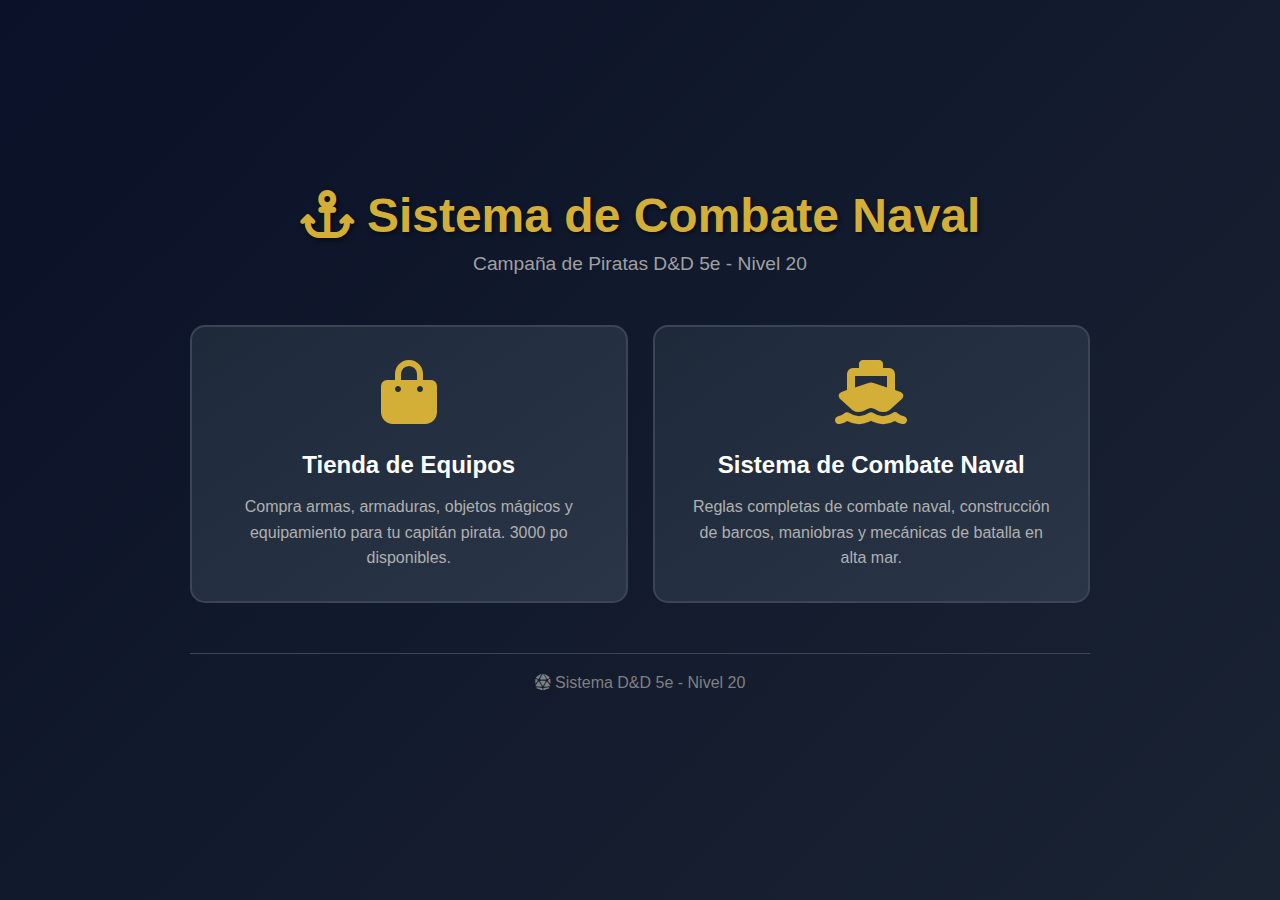
<file: index.html>
<!DOCTYPE html>
<html lang="es">
<head>
    <meta charset="UTF-8">
    <meta name="viewport" content="width=device-width, initial-scale=1.0">
    <title>Sistema de Combate Naval - Piratas D&D 5e</title>
    <link rel="stylesheet" href="https://cdnjs.cloudflare.com/ajax/libs/font-awesome/6.4.0/css/all.min.css">
    <style>
        * {
            margin: 0;
            padding: 0;
            box-sizing: border-box;
        }

        body {
            font-family: 'Segoe UI', Tahoma, Geneva, Verdana, sans-serif;
            background: linear-gradient(135deg, #0a1128 0%, #1a2332 100%);
            color: #e0e0e0;
            min-height: 100vh;
            display: flex;
            flex-direction: column;
            align-items: center;
            justify-content: center;
            padding: 20px;
        }

        .container {
            max-width: 900px;
            width: 100%;
        }

        header {
            text-align: center;
            margin-bottom: 50px;
        }

        h1 {
            font-size: 3rem;
            color: #d4af37;
            margin-bottom: 10px;
            text-shadow: 2px 2px 4px rgba(0,0,0,0.5);
        }

        .subtitle {
            font-size: 1.2rem;
            color: #a0a0a0;
        }

        .cards {
            display: grid;
            grid-template-columns: repeat(auto-fit, minmax(280px, 1fr));
            gap: 25px;
            margin-bottom: 40px;
        }

        .card {
            background: linear-gradient(145deg, #1e2a3a, #2a3647);
            border: 2px solid #3a4655;
            border-radius: 15px;
            padding: 30px;
            text-align: center;
            transition: all 0.3s ease;
            cursor: pointer;
            text-decoration: none;
            color: inherit;
            display: block;
        }

        .card:hover {
            transform: translateY(-5px);
            border-color: #d4af37;
            box-shadow: 0 10px 30px rgba(212, 175, 55, 0.3);
        }

        .card-icon {
            font-size: 4rem;
            margin-bottom: 20px;
            color: #d4af37;
        }

        .card h2 {
            font-size: 1.5rem;
            margin-bottom: 15px;
            color: #fff;
        }

        .card p {
            color: #b0b0b0;
            line-height: 1.6;
        }

        footer {
            text-align: center;
            margin-top: 50px;
            padding: 20px;
            border-top: 1px solid #3a4655;
            width: 100%;
        }

        footer p {
            color: #808080;
        }

        @media (max-width: 768px) {
            h1 {
                font-size: 2rem;
            }

            .cards {
                grid-template-columns: 1fr;
            }
        }
    </style>
</head>
<body>
    <div class="container">
        <header>
            <h1><i class="fas fa-anchor"></i> Sistema de Combate Naval</h1>
            <p class="subtitle">Campaña de Piratas D&D 5e - Nivel 20</p>
        </header>

        <div class="cards">
            <a href="equipos.html" class="card">
                <div class="card-icon">
                    <i class="fas fa-shopping-bag"></i>
                </div>
                <h2>Tienda de Equipos</h2>
                <p>Compra armas, armaduras, objetos mágicos y equipamiento para tu capitán pirata. 3000 po disponibles.</p>
            </a>

            <a href="sistema_combate_naval.html" class="card">
                <div class="card-icon">
                    <i class="fas fa-ship"></i>
                </div>
                <h2>Sistema de Combate Naval</h2>
                <p>Reglas completas de combate naval, construcción de barcos, maniobras y mecánicas de batalla en alta mar.</p>
            </a>

           
        </div>

        <footer>
            <p><i class="fas fa-dice-d20"></i> Sistema D&D 5e - Nivel 20</p>
        </footer>
    </div>
</body>
</html>
</file>
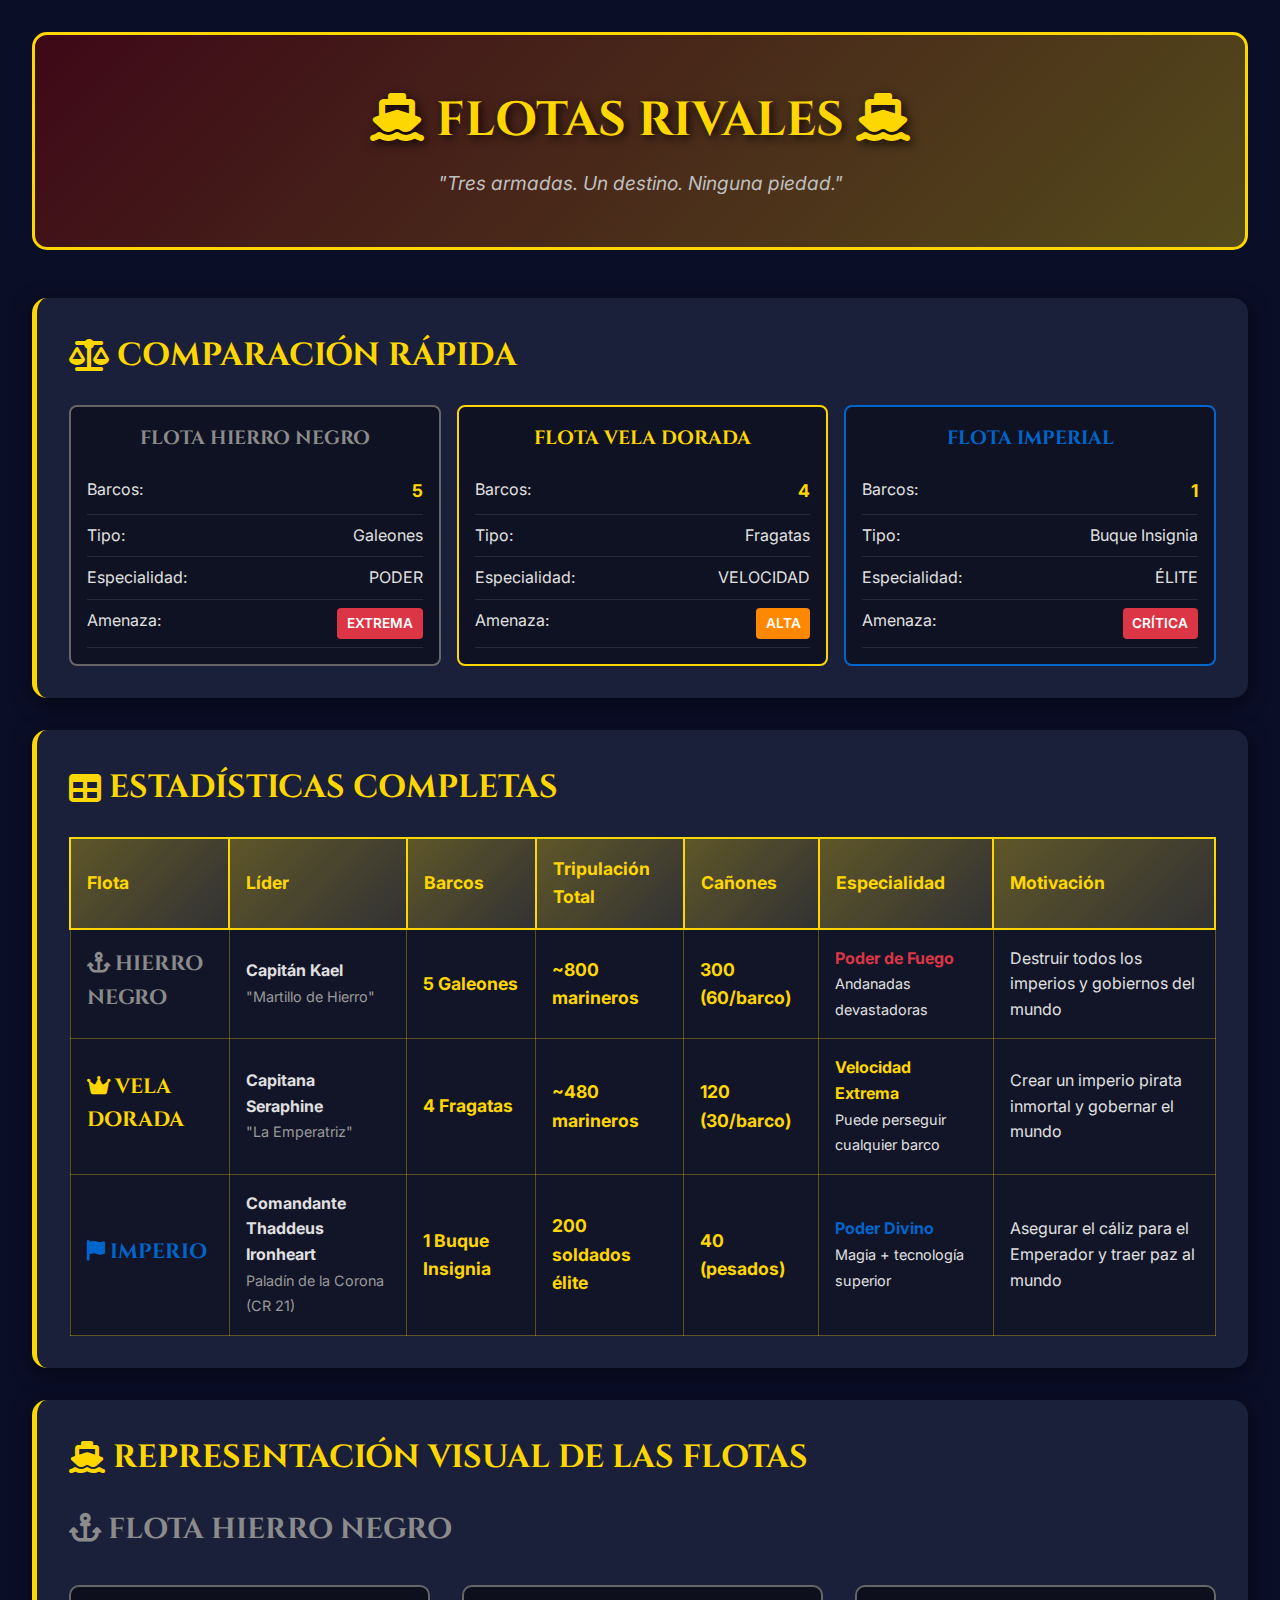
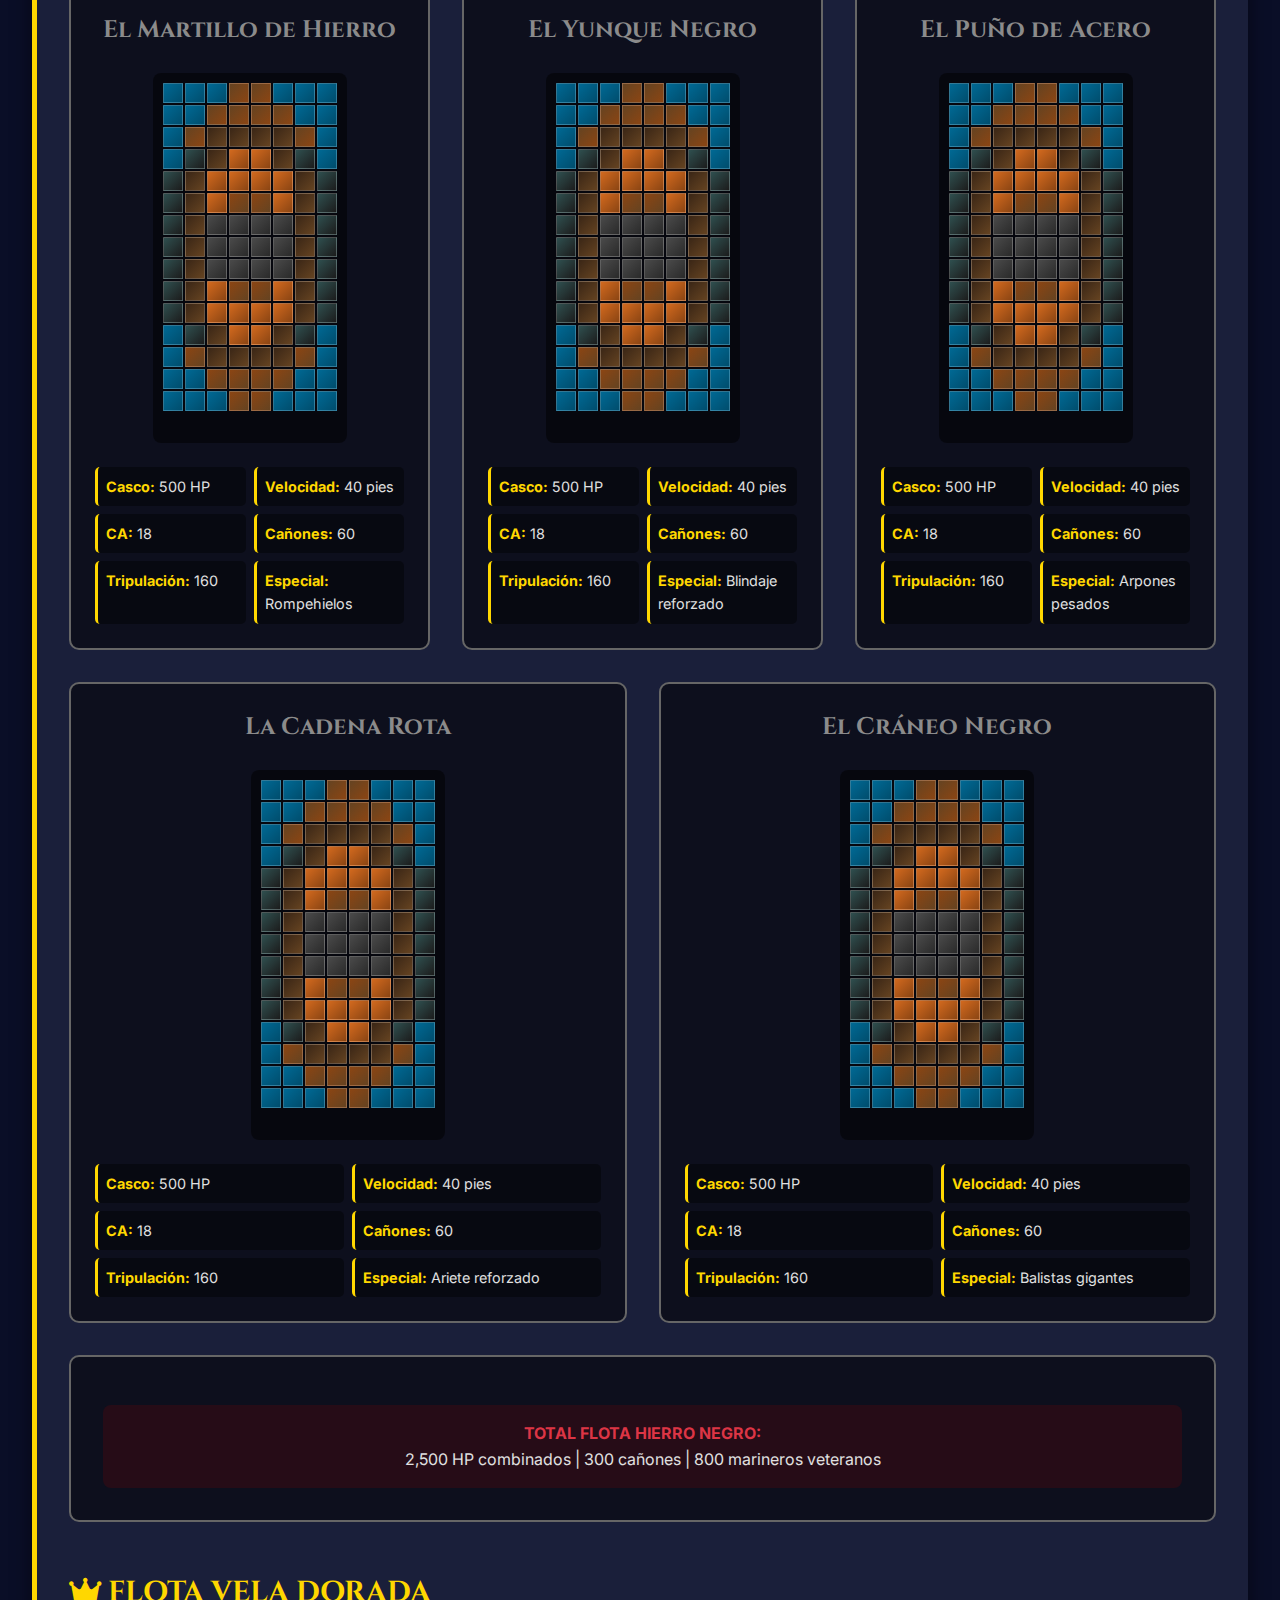
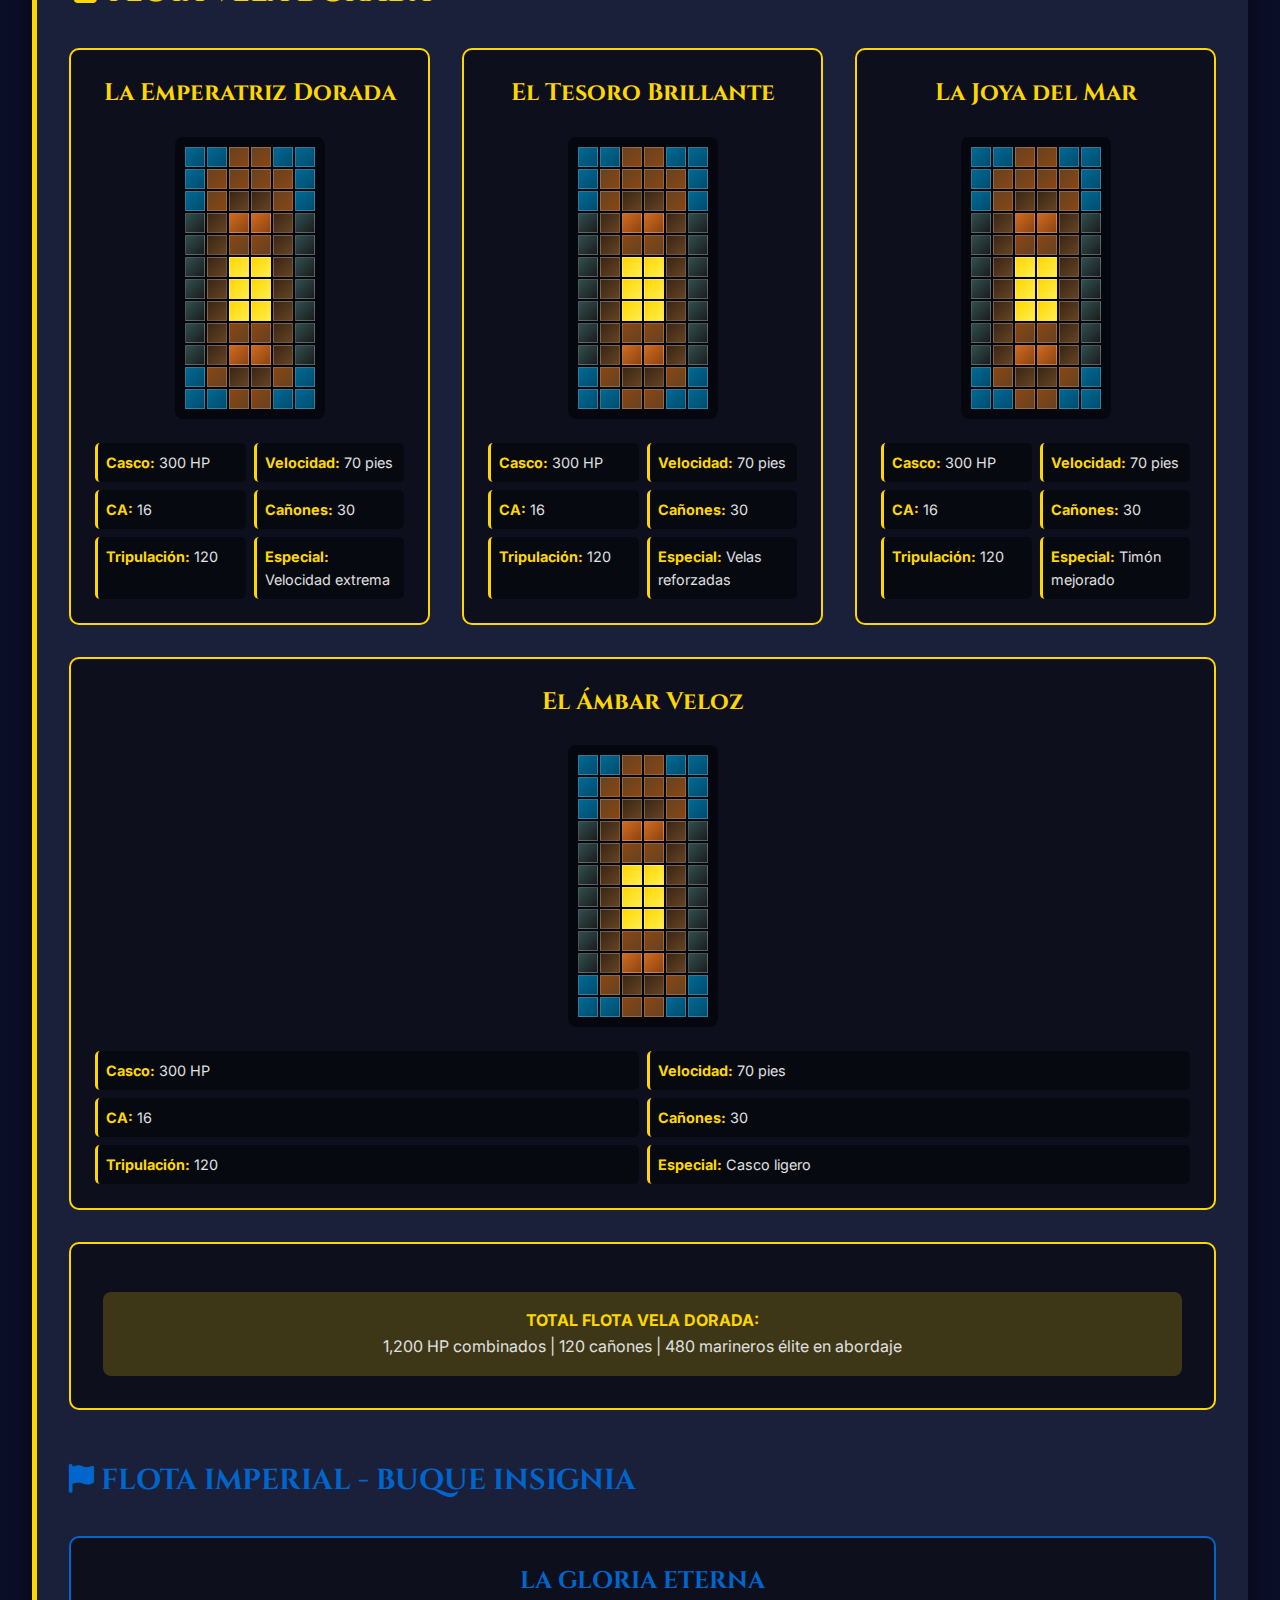
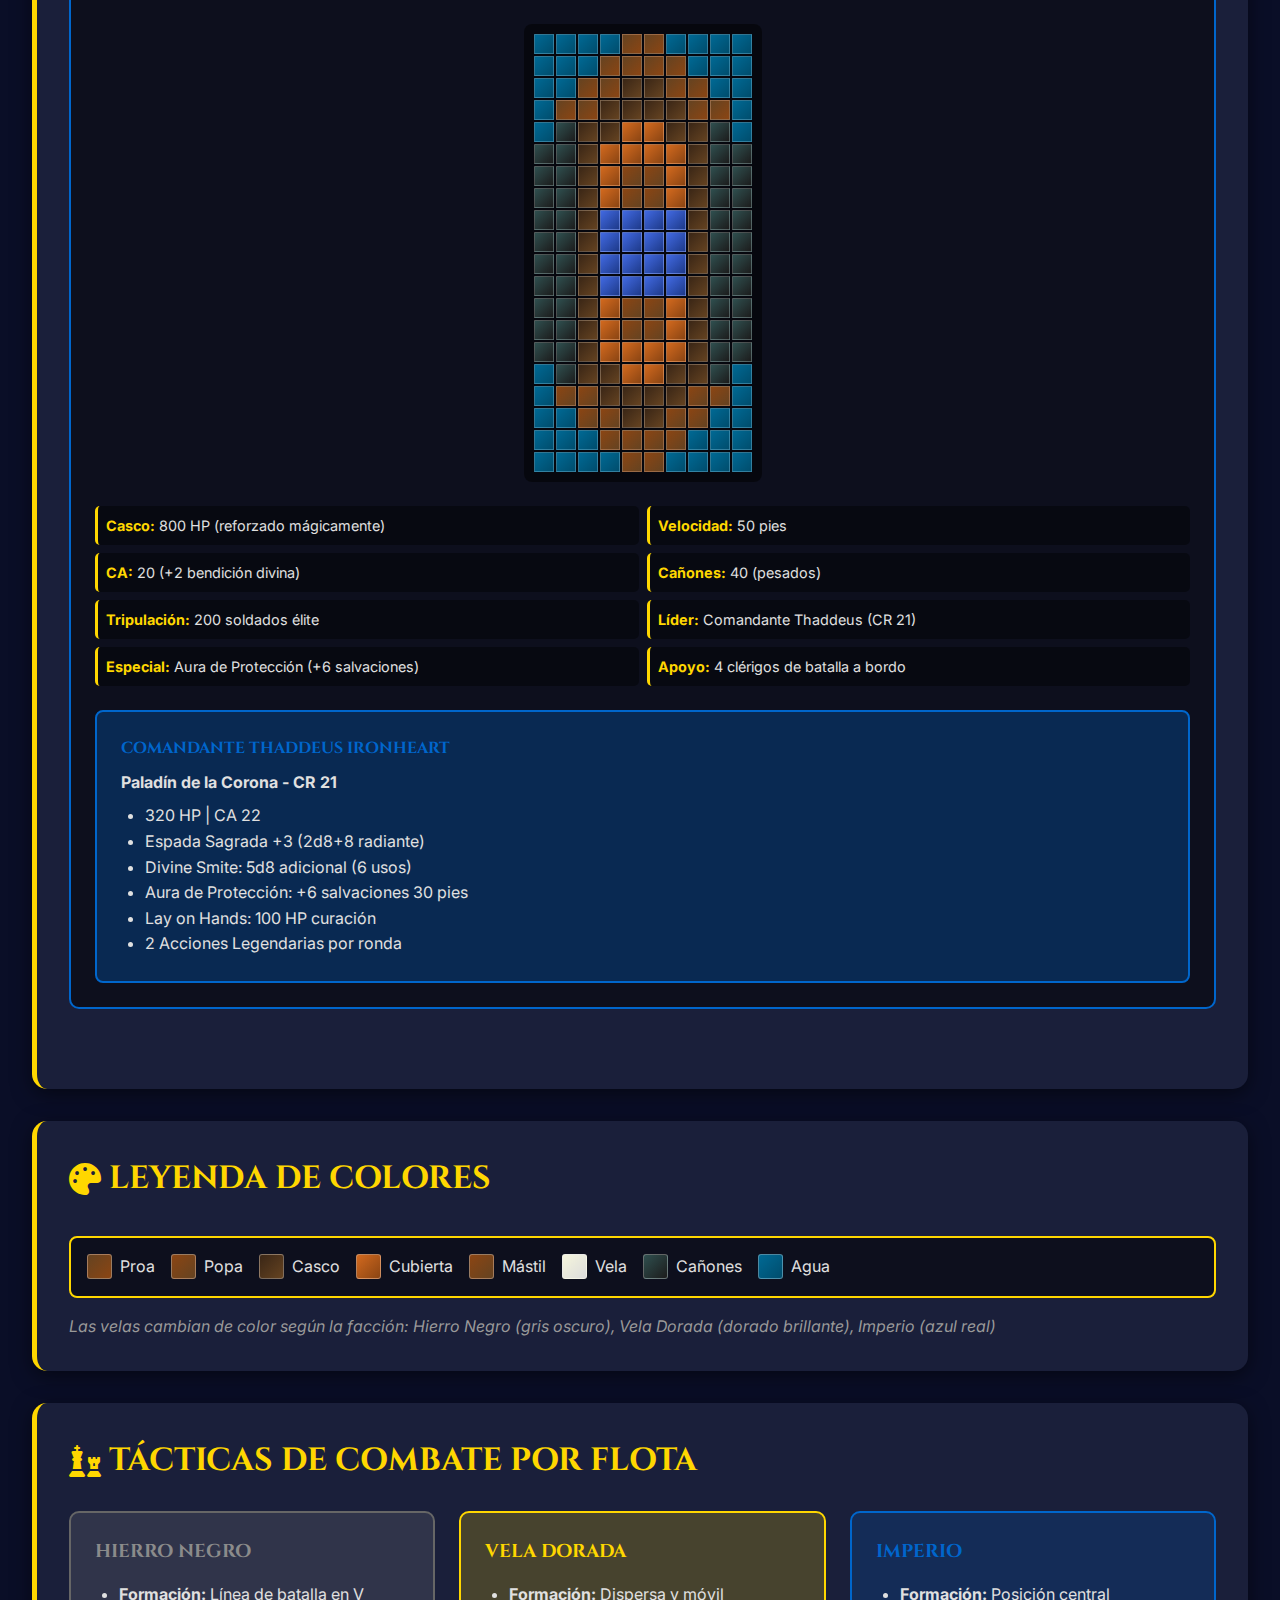
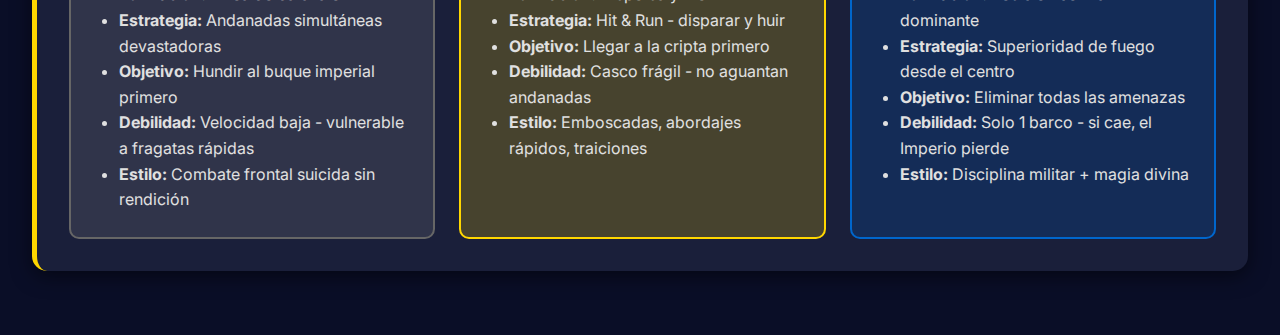
<file: flotas_rivales.html>
<!DOCTYPE html>
<html lang="es">
<head>
    <meta charset="UTF-8">
    <meta name="viewport" content="width=device-width, initial-scale=1.0">
    <title>Flotas Rivales - El Cáliz del Deseo</title>
    <link rel="stylesheet" href="https://cdnjs.cloudflare.com/ajax/libs/font-awesome/6.4.0/css/all.min.css">
    <link href="https://fonts.googleapis.com/css2?family=Cinzel:wght@400;600;700;900&family=Inter:wght@300;400;600;700&display=swap" rel="stylesheet">
    <style>
        :root {
            --bg-dark: #0a0e27;
            --bg-card: #1a1f3a;
            --gold: #ffd700;
            --silver: #c0c0c0;
            --red: #dc3545;
            --blue: #0066cc;
            --green: #28a745;
            --purple: #9d4edd;
            --orange: #ff8800;
            --text-light: #e0e0e0;
        }

        * {
            margin: 0;
            padding: 0;
            box-sizing: border-box;
        }

        body {
            font-family: 'Inter', sans-serif;
            background: var(--bg-dark);
            color: var(--text-light);
            padding: 2rem;
            line-height: 1.6;
        }

        .container {
            max-width: 1600px;
            margin: 0 auto;
        }

        .header {
            text-align: center;
            background: linear-gradient(135deg, rgba(139, 0, 0, 0.4), rgba(255, 215, 0, 0.3));
            padding: 3rem;
            border-radius: 15px;
            border: 3px solid var(--gold);
            margin-bottom: 3rem;
        }

        .header h1 {
            font-family: 'Cinzel', serif;
            font-size: 3rem;
            color: var(--gold);
            text-shadow: 3px 3px 10px rgba(0,0,0,0.8);
            margin-bottom: 0.5rem;
        }

        .header p {
            font-size: 1.2rem;
            color: var(--silver);
            font-style: italic;
        }

        .section {
            background: var(--bg-card);
            padding: 2rem;
            border-radius: 15px;
            margin-bottom: 2rem;
            border-left: 5px solid var(--gold);
            box-shadow: 0 5px 20px rgba(0,0,0,0.5);
        }

        .section-title {
            font-family: 'Cinzel', serif;
            font-size: 2rem;
            color: var(--gold);
            margin-bottom: 1.5rem;
            display: flex;
            align-items: center;
            gap: 0.5rem;
        }

        /* TABLA DE FLOTAS */
        .fleet-table {
            width: 100%;
            border-collapse: collapse;
            margin-top: 1.5rem;
        }

        .fleet-table th {
            background: linear-gradient(135deg, rgba(255, 215, 0, 0.3), rgba(255, 215, 0, 0.1));
            color: var(--gold);
            padding: 1rem;
            text-align: left;
            font-weight: 700;
            border: 2px solid var(--gold);
            font-size: 1.1rem;
        }

        .fleet-table td {
            padding: 1rem;
            border: 1px solid rgba(255, 215, 0, 0.3);
            background: rgba(0, 0, 0, 0.3);
        }

        .fleet-table tr:hover td {
            background: rgba(255, 215, 0, 0.1);
        }

        .stat-value {
            font-weight: 700;
            color: var(--gold);
            font-size: 1.1rem;
        }

        .fleet-name {
            font-family: 'Cinzel', serif;
            font-size: 1.3rem;
            font-weight: 700;
            margin-bottom: 0.3rem;
        }

        .fleet-hierro { color: #8b8b8b; }
        .fleet-dorada { color: var(--gold); }
        .fleet-imperio { color: var(--blue); }

        /* GRILLAS DE BARCOS */
        .ships-container {
            display: flex;
            flex-wrap: wrap;
            gap: 2rem;
            margin-top: 2rem;
        }

        .ship-box {
            flex: 1;
            min-width: 300px;
            background: rgba(0, 0, 0, 0.5);
            padding: 1.5rem;
            border-radius: 10px;
            border: 2px solid;
        }

        .ship-box.hierro { border-color: #666; }
        .ship-box.dorada { border-color: var(--gold); }
        .ship-box.imperio { border-color: var(--blue); }

        .ship-title {
            font-family: 'Cinzel', serif;
            font-size: 1.5rem;
            font-weight: 700;
            margin-bottom: 1rem;
            text-align: center;
        }

        .ship-grid {
            display: grid;
            gap: 2px;
            margin: 1.5rem auto;
            width: fit-content;
            background: rgba(0, 0, 0, 0.5);
            padding: 10px;
            border-radius: 8px;
        }

        /* TIPOS DE BARCOS - DIFERENTES TAMAÑOS */
        .galeon-grid { grid-template-columns: repeat(8, 20px); grid-template-rows: repeat(16, 20px); }
        .fragata-grid { grid-template-columns: repeat(6, 20px); grid-template-rows: repeat(12, 20px); }
        .buque-grid { grid-template-columns: repeat(10, 20px); grid-template-rows: repeat(20, 20px); }

        .ship-cell {
            width: 20px;
            height: 20px;
            border: 1px solid rgba(255, 255, 255, 0.2);
        }

        /* PARTES DEL BARCO */
        .proa { background: linear-gradient(135deg, #654321, #8b4513); }
        .popa { background: linear-gradient(135deg, #8b4513, #654321); }
        .casco { background: linear-gradient(135deg, #3a2616, #654321); }
        .cubierta { background: linear-gradient(135deg, #d2691e, #8b4513); }
        .mastil { background: linear-gradient(135deg, #8b4513, #654321); }
        .vela { background: linear-gradient(135deg, #f5f5dc, #dcdcdc); }
        .canon { background: linear-gradient(135deg, #2f4f4f, #1c1c1c); }
        .agua { background: linear-gradient(135deg, #006994, #004d6d); }

        /* COLORES POR FACCIÓN */
        .hierro .vela { background: linear-gradient(135deg, #4a4a4a, #2a2a2a); }
        .dorada .vela { background: linear-gradient(135deg, #ffd700, #ffed4e); }
        .imperio .vela { background: linear-gradient(135deg, #4169e1, #1e3a8a); }

        .stats-mini {
            display: grid;
            grid-template-columns: repeat(2, 1fr);
            gap: 0.5rem;
            margin-top: 1rem;
            font-size: 0.9rem;
        }

        .stat-mini {
            background: rgba(0, 0, 0, 0.4);
            padding: 0.5rem;
            border-radius: 5px;
            border-left: 3px solid var(--gold);
        }

        .stat-mini strong {
            color: var(--gold);
        }

        .legend {
            display: flex;
            flex-wrap: wrap;
            gap: 1rem;
            margin-top: 2rem;
            padding: 1rem;
            background: rgba(0, 0, 0, 0.5);
            border-radius: 8px;
            border: 2px solid var(--gold);
        }

        .legend-item {
            display: flex;
            align-items: center;
            gap: 0.5rem;
        }

        .legend-color {
            width: 25px;
            height: 25px;
            border: 1px solid rgba(255, 255, 255, 0.3);
            border-radius: 3px;
        }

        .badge {
            display: inline-block;
            padding: 0.3rem 0.6rem;
            border-radius: 4px;
            font-size: 0.85rem;
            font-weight: 600;
            margin-left: 0.5rem;
        }

        .badge-danger { background: var(--red); color: white; }
        .badge-warning { background: var(--orange); color: white; }
        .badge-info { background: var(--blue); color: white; }

        /* COMPARACIÓN RÁPIDA */
        .comparison-grid {
            display: grid;
            grid-template-columns: repeat(auto-fit, minmax(200px, 1fr));
            gap: 1rem;
            margin-top: 1.5rem;
        }

        .comparison-card {
            background: rgba(0, 0, 0, 0.4);
            padding: 1rem;
            border-radius: 8px;
            border: 2px solid;
            text-align: center;
        }

        .comparison-card.hierro { border-color: #666; }
        .comparison-card.dorada { border-color: var(--gold); }
        .comparison-card.imperio { border-color: var(--blue); }

        .comparison-title {
            font-family: 'Cinzel', serif;
            font-size: 1.2rem;
            font-weight: 700;
            margin-bottom: 1rem;
        }

        .comparison-stat {
            display: flex;
            justify-content: space-between;
            padding: 0.5rem 0;
            border-bottom: 1px solid rgba(255, 255, 255, 0.1);
        }

        @media (max-width: 768px) {
            .header h1 { font-size: 2rem; }
            .ships-container { flex-direction: column; }
            .ship-grid { transform: scale(0.8); }
        }
    </style>
</head>
<body>
    <div class="container">
        <!-- HEADER -->
        <div class="header">
            <h1><i class="fas fa-ship"></i> FLOTAS RIVALES <i class="fas fa-ship"></i></h1>
            <p>"Tres armadas. Un destino. Ninguna piedad."</p>
        </div>

        <!-- RESUMEN COMPARATIVO -->
        <div class="section">
            <h2 class="section-title"><i class="fas fa-balance-scale"></i> COMPARACIÓN RÁPIDA</h2>
            <div class="comparison-grid">
                <div class="comparison-card hierro">
                    <div class="comparison-title fleet-hierro">FLOTA HIERRO NEGRO</div>
                    <div class="comparison-stat">
                        <span>Barcos:</span>
                        <span class="stat-value">5</span>
                    </div>
                    <div class="comparison-stat">
                        <span>Tipo:</span>
                        <span>Galeones</span>
                    </div>
                    <div class="comparison-stat">
                        <span>Especialidad:</span>
                        <span>PODER</span>
                    </div>
                    <div class="comparison-stat">
                        <span>Amenaza:</span>
                        <span class="badge badge-danger">EXTREMA</span>
                    </div>
                </div>

                <div class="comparison-card dorada">
                    <div class="comparison-title fleet-dorada">FLOTA VELA DORADA</div>
                    <div class="comparison-stat">
                        <span>Barcos:</span>
                        <span class="stat-value">4</span>
                    </div>
                    <div class="comparison-stat">
                        <span>Tipo:</span>
                        <span>Fragatas</span>
                    </div>
                    <div class="comparison-stat">
                        <span>Especialidad:</span>
                        <span>VELOCIDAD</span>
                    </div>
                    <div class="comparison-stat">
                        <span>Amenaza:</span>
                        <span class="badge badge-warning">ALTA</span>
                    </div>
                </div>

                <div class="comparison-card imperio">
                    <div class="comparison-title fleet-imperio">FLOTA IMPERIAL</div>
                    <div class="comparison-stat">
                        <span>Barcos:</span>
                        <span class="stat-value">1</span>
                    </div>
                    <div class="comparison-stat">
                        <span>Tipo:</span>
                        <span>Buque Insignia</span>
                    </div>
                    <div class="comparison-stat">
                        <span>Especialidad:</span>
                        <span>ÉLITE</span>
                    </div>
                    <div class="comparison-stat">
                        <span>Amenaza:</span>
                        <span class="badge badge-danger">CRÍTICA</span>
                    </div>
                </div>
            </div>
        </div>

        <!-- TABLA DETALLADA -->
        <div class="section">
            <h2 class="section-title"><i class="fas fa-table"></i> ESTADÍSTICAS COMPLETAS</h2>
            
            <table class="fleet-table">
                <thead>
                    <tr>
                        <th>Flota</th>
                        <th>Líder</th>
                        <th>Barcos</th>
                        <th>Tripulación Total</th>
                        <th>Cañones</th>
                        <th>Especialidad</th>
                        <th>Motivación</th>
                    </tr>
                </thead>
                <tbody>
                    <tr>
                        <td>
                            <div class="fleet-name fleet-hierro"><i class="fas fa-anchor"></i> HIERRO NEGRO</div>
                        </td>
                        <td>
                            <strong>Capitán Kael</strong><br>
                            <span style="font-size: 0.9rem; color: #999;">"Martillo de Hierro"</span>
                        </td>
                        <td class="stat-value">5 Galeones</td>
                        <td class="stat-value">~800 marineros</td>
                        <td class="stat-value">300 (60/barco)</td>
                        <td>
                            <strong style="color: var(--red);">Poder de Fuego</strong><br>
                            <span style="font-size: 0.9rem;">Andanadas devastadoras</span>
                        </td>
                        <td>Destruir todos los imperios y gobiernos del mundo</td>
                    </tr>
                    <tr>
                        <td>
                            <div class="fleet-name fleet-dorada"><i class="fas fa-crown"></i> VELA DORADA</div>
                        </td>
                        <td>
                            <strong>Capitana Seraphine</strong><br>
                            <span style="font-size: 0.9rem; color: #999;">"La Emperatriz"</span>
                        </td>
                        <td class="stat-value">4 Fragatas</td>
                        <td class="stat-value">~480 marineros</td>
                        <td class="stat-value">120 (30/barco)</td>
                        <td>
                            <strong style="color: var(--gold);">Velocidad Extrema</strong><br>
                            <span style="font-size: 0.9rem;">Puede perseguir cualquier barco</span>
                        </td>
                        <td>Crear un imperio pirata inmortal y gobernar el mundo</td>
                    </tr>
                    <tr>
                        <td>
                            <div class="fleet-name fleet-imperio"><i class="fas fa-flag"></i> IMPERIO</div>
                        </td>
                        <td>
                            <strong>Comandante Thaddeus Ironheart</strong><br>
                            <span style="font-size: 0.9rem; color: #999;">Paladín de la Corona (CR 21)</span>
                        </td>
                        <td class="stat-value">1 Buque Insignia</td>
                        <td class="stat-value">200 soldados élite</td>
                        <td class="stat-value">40 (pesados)</td>
                        <td>
                            <strong style="color: var(--blue);">Poder Divino</strong><br>
                            <span style="font-size: 0.9rem;">Magia + tecnología superior</span>
                        </td>
                        <td>Asegurar el cáliz para el Emperador y traer paz al mundo</td>
                    </tr>
                </tbody>
            </table>
        </div>

        <!-- REPRESENTACIÓN VISUAL DE LOS BARCOS -->
        <div class="section">
            <h2 class="section-title"><i class="fas fa-ship"></i> REPRESENTACIÓN VISUAL DE LAS FLOTAS</h2>

            <!-- FLOTA HIERRO NEGRO -->
            <div style="margin-bottom: 3rem;">
                <h3 style="color: #8b8b8b; font-family: 'Cinzel', serif; font-size: 1.8rem; margin-bottom: 1.5rem;">
                    <i class="fas fa-anchor"></i> FLOTA HIERRO NEGRO
                </h3>
                <div class="ships-container">
                    <!-- Galeón 1 -->
                    <div class="ship-box hierro">
                        <div class="ship-title" style="color: #8b8b8b;">El Martillo de Hierro</div>
                        <div class="ship-grid galeon-grid hierro">
                            <!-- Fila 1-3: Proa -->
                            <div class="ship-cell agua"></div>
                            <div class="ship-cell agua"></div>
                            <div class="ship-cell agua"></div>
                            <div class="ship-cell proa"></div>
                            <div class="ship-cell proa"></div>
                            <div class="ship-cell agua"></div>
                            <div class="ship-cell agua"></div>
                            <div class="ship-cell agua"></div>

                            <div class="ship-cell agua"></div>
                            <div class="ship-cell agua"></div>
                            <div class="ship-cell proa"></div>
                            <div class="ship-cell proa"></div>
                            <div class="ship-cell proa"></div>
                            <div class="ship-cell proa"></div>
                            <div class="ship-cell agua"></div>
                            <div class="ship-cell agua"></div>

                            <div class="ship-cell agua"></div>
                            <div class="ship-cell proa"></div>
                            <div class="ship-cell casco"></div>
                            <div class="ship-cell casco"></div>
                            <div class="ship-cell casco"></div>
                            <div class="ship-cell casco"></div>
                            <div class="ship-cell proa"></div>
                            <div class="ship-cell agua"></div>

                            <!-- Fila 4-6: Casco delantero con cañones -->
                            <div class="ship-cell agua"></div>
                            <div class="ship-cell canon"></div>
                            <div class="ship-cell casco"></div>
                            <div class="ship-cell cubierta"></div>
                            <div class="ship-cell cubierta"></div>
                            <div class="ship-cell casco"></div>
                            <div class="ship-cell canon"></div>
                            <div class="ship-cell agua"></div>

                            <div class="ship-cell canon"></div>
                            <div class="ship-cell casco"></div>
                            <div class="ship-cell cubierta"></div>
                            <div class="ship-cell cubierta"></div>
                            <div class="ship-cell cubierta"></div>
                            <div class="ship-cell cubierta"></div>
                            <div class="ship-cell casco"></div>
                            <div class="ship-cell canon"></div>

                            <div class="ship-cell canon"></div>
                            <div class="ship-cell casco"></div>
                            <div class="ship-cell cubierta"></div>
                            <div class="ship-cell mastil"></div>
                            <div class="ship-cell mastil"></div>
                            <div class="ship-cell cubierta"></div>
                            <div class="ship-cell casco"></div>
                            <div class="ship-cell canon"></div>

                            <!-- Fila 7-9: Velas principales -->
                            <div class="ship-cell canon"></div>
                            <div class="ship-cell casco"></div>
                            <div class="ship-cell vela"></div>
                            <div class="ship-cell vela"></div>
                            <div class="ship-cell vela"></div>
                            <div class="ship-cell vela"></div>
                            <div class="ship-cell casco"></div>
                            <div class="ship-cell canon"></div>

                            <div class="ship-cell canon"></div>
                            <div class="ship-cell casco"></div>
                            <div class="ship-cell vela"></div>
                            <div class="ship-cell vela"></div>
                            <div class="ship-cell vela"></div>
                            <div class="ship-cell vela"></div>
                            <div class="ship-cell casco"></div>
                            <div class="ship-cell canon"></div>

                            <div class="ship-cell canon"></div>
                            <div class="ship-cell casco"></div>
                            <div class="ship-cell vela"></div>
                            <div class="ship-cell vela"></div>
                            <div class="ship-cell vela"></div>
                            <div class="ship-cell vela"></div>
                            <div class="ship-cell casco"></div>
                            <div class="ship-cell canon"></div>

                            <!-- Fila 10-12: Más velas y casco -->
                            <div class="ship-cell canon"></div>
                            <div class="ship-cell casco"></div>
                            <div class="ship-cell cubierta"></div>
                            <div class="ship-cell mastil"></div>
                            <div class="ship-cell mastil"></div>
                            <div class="ship-cell cubierta"></div>
                            <div class="ship-cell casco"></div>
                            <div class="ship-cell canon"></div>

                            <div class="ship-cell canon"></div>
                            <div class="ship-cell casco"></div>
                            <div class="ship-cell cubierta"></div>
                            <div class="ship-cell cubierta"></div>
                            <div class="ship-cell cubierta"></div>
                            <div class="ship-cell cubierta"></div>
                            <div class="ship-cell casco"></div>
                            <div class="ship-cell canon"></div>

                            <div class="ship-cell agua"></div>
                            <div class="ship-cell canon"></div>
                            <div class="ship-cell casco"></div>
                            <div class="ship-cell cubierta"></div>
                            <div class="ship-cell cubierta"></div>
                            <div class="ship-cell casco"></div>
                            <div class="ship-cell canon"></div>
                            <div class="ship-cell agua"></div>

                            <!-- Fila 13-15: Popa -->
                            <div class="ship-cell agua"></div>
                            <div class="ship-cell popa"></div>
                            <div class="ship-cell casco"></div>
                            <div class="ship-cell casco"></div>
                            <div class="ship-cell casco"></div>
                            <div class="ship-cell casco"></div>
                            <div class="ship-cell popa"></div>
                            <div class="ship-cell agua"></div>

                            <div class="ship-cell agua"></div>
                            <div class="ship-cell agua"></div>
                            <div class="ship-cell popa"></div>
                            <div class="ship-cell popa"></div>
                            <div class="ship-cell popa"></div>
                            <div class="ship-cell popa"></div>
                            <div class="ship-cell agua"></div>
                            <div class="ship-cell agua"></div>

                            <div class="ship-cell agua"></div>
                            <div class="ship-cell agua"></div>
                            <div class="ship-cell agua"></div>
                            <div class="ship-cell popa"></div>
                            <div class="ship-cell popa"></div>
                            <div class="ship-cell agua"></div>
                            <div class="ship-cell agua"></div>
                            <div class="ship-cell agua"></div>
                        </div>
                        <div class="stats-mini">
                            <div class="stat-mini"><strong>Casco:</strong> 500 HP</div>
                            <div class="stat-mini"><strong>Velocidad:</strong> 40 pies</div>
                            <div class="stat-mini"><strong>CA:</strong> 18</div>
                            <div class="stat-mini"><strong>Cañones:</strong> 60</div>
                            <div class="stat-mini"><strong>Tripulación:</strong> 160</div>
                            <div class="stat-mini"><strong>Especial:</strong> Rompehielos</div>
                        </div>
                    </div>

                    <!-- Galeón 2 (simplificado) -->
                    <div class="ship-box hierro">
                        <div class="ship-title" style="color: #8b8b8b;">El Yunque Negro</div>
                        <div class="ship-grid galeon-grid hierro">
                            <!-- Mismo patrón que arriba -->
                            <div class="ship-cell agua"></div><div class="ship-cell agua"></div><div class="ship-cell agua"></div><div class="ship-cell proa"></div><div class="ship-cell proa"></div><div class="ship-cell agua"></div><div class="ship-cell agua"></div><div class="ship-cell agua"></div>
                            <div class="ship-cell agua"></div><div class="ship-cell agua"></div><div class="ship-cell proa"></div><div class="ship-cell proa"></div><div class="ship-cell proa"></div><div class="ship-cell proa"></div><div class="ship-cell agua"></div><div class="ship-cell agua"></div>
                            <div class="ship-cell agua"></div><div class="ship-cell proa"></div><div class="ship-cell casco"></div><div class="ship-cell casco"></div><div class="ship-cell casco"></div><div class="ship-cell casco"></div><div class="ship-cell proa"></div><div class="ship-cell agua"></div>
                            <div class="ship-cell agua"></div><div class="ship-cell canon"></div><div class="ship-cell casco"></div><div class="ship-cell cubierta"></div><div class="ship-cell cubierta"></div><div class="ship-cell casco"></div><div class="ship-cell canon"></div><div class="ship-cell agua"></div>
                            <div class="ship-cell canon"></div><div class="ship-cell casco"></div><div class="ship-cell cubierta"></div><div class="ship-cell cubierta"></div><div class="ship-cell cubierta"></div><div class="ship-cell cubierta"></div><div class="ship-cell casco"></div><div class="ship-cell canon"></div>
                            <div class="ship-cell canon"></div><div class="ship-cell casco"></div><div class="ship-cell cubierta"></div><div class="ship-cell mastil"></div><div class="ship-cell mastil"></div><div class="ship-cell cubierta"></div><div class="ship-cell casco"></div><div class="ship-cell canon"></div>
                            <div class="ship-cell canon"></div><div class="ship-cell casco"></div><div class="ship-cell vela"></div><div class="ship-cell vela"></div><div class="ship-cell vela"></div><div class="ship-cell vela"></div><div class="ship-cell casco"></div><div class="ship-cell canon"></div>
                            <div class="ship-cell canon"></div><div class="ship-cell casco"></div><div class="ship-cell vela"></div><div class="ship-cell vela"></div><div class="ship-cell vela"></div><div class="ship-cell vela"></div><div class="ship-cell casco"></div><div class="ship-cell canon"></div>
                            <div class="ship-cell canon"></div><div class="ship-cell casco"></div><div class="ship-cell vela"></div><div class="ship-cell vela"></div><div class="ship-cell vela"></div><div class="ship-cell vela"></div><div class="ship-cell casco"></div><div class="ship-cell canon"></div>
                            <div class="ship-cell canon"></div><div class="ship-cell casco"></div><div class="ship-cell cubierta"></div><div class="ship-cell mastil"></div><div class="ship-cell mastil"></div><div class="ship-cell cubierta"></div><div class="ship-cell casco"></div><div class="ship-cell canon"></div>
                            <div class="ship-cell canon"></div><div class="ship-cell casco"></div><div class="ship-cell cubierta"></div><div class="ship-cell cubierta"></div><div class="ship-cell cubierta"></div><div class="ship-cell cubierta"></div><div class="ship-cell casco"></div><div class="ship-cell canon"></div>
                            <div class="ship-cell agua"></div><div class="ship-cell canon"></div><div class="ship-cell casco"></div><div class="ship-cell cubierta"></div><div class="ship-cell cubierta"></div><div class="ship-cell casco"></div><div class="ship-cell canon"></div><div class="ship-cell agua"></div>
                            <div class="ship-cell agua"></div><div class="ship-cell popa"></div><div class="ship-cell casco"></div><div class="ship-cell casco"></div><div class="ship-cell casco"></div><div class="ship-cell casco"></div><div class="ship-cell popa"></div><div class="ship-cell agua"></div>
                            <div class="ship-cell agua"></div><div class="ship-cell agua"></div><div class="ship-cell popa"></div><div class="ship-cell popa"></div><div class="ship-cell popa"></div><div class="ship-cell popa"></div><div class="ship-cell agua"></div><div class="ship-cell agua"></div>
                            <div class="ship-cell agua"></div><div class="ship-cell agua"></div><div class="ship-cell agua"></div><div class="ship-cell popa"></div><div class="ship-cell popa"></div><div class="ship-cell agua"></div><div class="ship-cell agua"></div><div class="ship-cell agua"></div>
                        </div>
                        <div class="stats-mini">
                            <div class="stat-mini"><strong>Casco:</strong> 500 HP</div>
                            <div class="stat-mini"><strong>Velocidad:</strong> 40 pies</div>
                            <div class="stat-mini"><strong>CA:</strong> 18</div>
                            <div class="stat-mini"><strong>Cañones:</strong> 60</div>
                            <div class="stat-mini"><strong>Tripulación:</strong> 160</div>
                            <div class="stat-mini"><strong>Especial:</strong> Blindaje reforzado</div>
                        </div>
                    </div>

                    <!-- Galeón 3 -->
                    <div class="ship-box hierro">
                        <div class="ship-title" style="color: #8b8b8b;">El Puño de Acero</div>
                        <div class="ship-grid galeon-grid hierro">
                            <div class="ship-cell agua"></div><div class="ship-cell agua"></div><div class="ship-cell agua"></div><div class="ship-cell proa"></div><div class="ship-cell proa"></div><div class="ship-cell agua"></div><div class="ship-cell agua"></div><div class="ship-cell agua"></div>
                            <div class="ship-cell agua"></div><div class="ship-cell agua"></div><div class="ship-cell proa"></div><div class="ship-cell proa"></div><div class="ship-cell proa"></div><div class="ship-cell proa"></div><div class="ship-cell agua"></div><div class="ship-cell agua"></div>
                            <div class="ship-cell agua"></div><div class="ship-cell proa"></div><div class="ship-cell casco"></div><div class="ship-cell casco"></div><div class="ship-cell casco"></div><div class="ship-cell casco"></div><div class="ship-cell proa"></div><div class="ship-cell agua"></div>
                            <div class="ship-cell agua"></div><div class="ship-cell canon"></div><div class="ship-cell casco"></div><div class="ship-cell cubierta"></div><div class="ship-cell cubierta"></div><div class="ship-cell casco"></div><div class="ship-cell canon"></div><div class="ship-cell agua"></div>
                            <div class="ship-cell canon"></div><div class="ship-cell casco"></div><div class="ship-cell cubierta"></div><div class="ship-cell cubierta"></div><div class="ship-cell cubierta"></div><div class="ship-cell cubierta"></div><div class="ship-cell casco"></div><div class="ship-cell canon"></div>
                            <div class="ship-cell canon"></div><div class="ship-cell casco"></div><div class="ship-cell cubierta"></div><div class="ship-cell mastil"></div><div class="ship-cell mastil"></div><div class="ship-cell cubierta"></div><div class="ship-cell casco"></div><div class="ship-cell canon"></div>
                            <div class="ship-cell canon"></div><div class="ship-cell casco"></div><div class="ship-cell vela"></div><div class="ship-cell vela"></div><div class="ship-cell vela"></div><div class="ship-cell vela"></div><div class="ship-cell casco"></div><div class="ship-cell canon"></div>
                            <div class="ship-cell canon"></div><div class="ship-cell casco"></div><div class="ship-cell vela"></div><div class="ship-cell vela"></div><div class="ship-cell vela"></div><div class="ship-cell vela"></div><div class="ship-cell casco"></div><div class="ship-cell canon"></div>
                            <div class="ship-cell canon"></div><div class="ship-cell casco"></div><div class="ship-cell vela"></div><div class="ship-cell vela"></div><div class="ship-cell vela"></div><div class="ship-cell vela"></div><div class="ship-cell casco"></div><div class="ship-cell canon"></div>
                            <div class="ship-cell canon"></div><div class="ship-cell casco"></div><div class="ship-cell cubierta"></div><div class="ship-cell mastil"></div><div class="ship-cell mastil"></div><div class="ship-cell cubierta"></div><div class="ship-cell casco"></div><div class="ship-cell canon"></div>
                            <div class="ship-cell canon"></div><div class="ship-cell casco"></div><div class="ship-cell cubierta"></div><div class="ship-cell cubierta"></div><div class="ship-cell cubierta"></div><div class="ship-cell cubierta"></div><div class="ship-cell casco"></div><div class="ship-cell canon"></div>
                            <div class="ship-cell agua"></div><div class="ship-cell canon"></div><div class="ship-cell casco"></div><div class="ship-cell cubierta"></div><div class="ship-cell cubierta"></div><div class="ship-cell casco"></div><div class="ship-cell canon"></div><div class="ship-cell agua"></div>
                            <div class="ship-cell agua"></div><div class="ship-cell popa"></div><div class="ship-cell casco"></div><div class="ship-cell casco"></div><div class="ship-cell casco"></div><div class="ship-cell casco"></div><div class="ship-cell popa"></div><div class="ship-cell agua"></div>
                            <div class="ship-cell agua"></div><div class="ship-cell agua"></div><div class="ship-cell popa"></div><div class="ship-cell popa"></div><div class="ship-cell popa"></div><div class="ship-cell popa"></div><div class="ship-cell agua"></div><div class="ship-cell agua"></div>
                            <div class="ship-cell agua"></div><div class="ship-cell agua"></div><div class="ship-cell agua"></div><div class="ship-cell popa"></div><div class="ship-cell popa"></div><div class="ship-cell agua"></div><div class="ship-cell agua"></div><div class="ship-cell agua"></div>
                        </div>
                        <div class="stats-mini">
                            <div class="stat-mini"><strong>Casco:</strong> 500 HP</div>
                            <div class="stat-mini"><strong>Velocidad:</strong> 40 pies</div>
                            <div class="stat-mini"><strong>CA:</strong> 18</div>
                            <div class="stat-mini"><strong>Cañones:</strong> 60</div>
                            <div class="stat-mini"><strong>Tripulación:</strong> 160</div>
                            <div class="stat-mini"><strong>Especial:</strong> Arpones pesados</div>
                        </div>
                    </div>

                    <!-- Galeón 4 -->
                    <div class="ship-box hierro">
                        <div class="ship-title" style="color: #8b8b8b;">La Cadena Rota</div>
                        <div class="ship-grid galeon-grid hierro">
                            <div class="ship-cell agua"></div><div class="ship-cell agua"></div><div class="ship-cell agua"></div><div class="ship-cell proa"></div><div class="ship-cell proa"></div><div class="ship-cell agua"></div><div class="ship-cell agua"></div><div class="ship-cell agua"></div>
                            <div class="ship-cell agua"></div><div class="ship-cell agua"></div><div class="ship-cell proa"></div><div class="ship-cell proa"></div><div class="ship-cell proa"></div><div class="ship-cell proa"></div><div class="ship-cell agua"></div><div class="ship-cell agua"></div>
                            <div class="ship-cell agua"></div><div class="ship-cell proa"></div><div class="ship-cell casco"></div><div class="ship-cell casco"></div><div class="ship-cell casco"></div><div class="ship-cell casco"></div><div class="ship-cell proa"></div><div class="ship-cell agua"></div>
                            <div class="ship-cell agua"></div><div class="ship-cell canon"></div><div class="ship-cell casco"></div><div class="ship-cell cubierta"></div><div class="ship-cell cubierta"></div><div class="ship-cell casco"></div><div class="ship-cell canon"></div><div class="ship-cell agua"></div>
                            <div class="ship-cell canon"></div><div class="ship-cell casco"></div><div class="ship-cell cubierta"></div><div class="ship-cell cubierta"></div><div class="ship-cell cubierta"></div><div class="ship-cell cubierta"></div><div class="ship-cell casco"></div><div class="ship-cell canon"></div>
                            <div class="ship-cell canon"></div><div class="ship-cell casco"></div><div class="ship-cell cubierta"></div><div class="ship-cell mastil"></div><div class="ship-cell mastil"></div><div class="ship-cell cubierta"></div><div class="ship-cell casco"></div><div class="ship-cell canon"></div>
                            <div class="ship-cell canon"></div><div class="ship-cell casco"></div><div class="ship-cell vela"></div><div class="ship-cell vela"></div><div class="ship-cell vela"></div><div class="ship-cell vela"></div><div class="ship-cell casco"></div><div class="ship-cell canon"></div>
                            <div class="ship-cell canon"></div><div class="ship-cell casco"></div><div class="ship-cell vela"></div><div class="ship-cell vela"></div><div class="ship-cell vela"></div><div class="ship-cell vela"></div><div class="ship-cell casco"></div><div class="ship-cell canon"></div>
                            <div class="ship-cell canon"></div><div class="ship-cell casco"></div><div class="ship-cell vela"></div><div class="ship-cell vela"></div><div class="ship-cell vela"></div><div class="ship-cell vela"></div><div class="ship-cell casco"></div><div class="ship-cell canon"></div>
                            <div class="ship-cell canon"></div><div class="ship-cell casco"></div><div class="ship-cell cubierta"></div><div class="ship-cell mastil"></div><div class="ship-cell mastil"></div><div class="ship-cell cubierta"></div><div class="ship-cell casco"></div><div class="ship-cell canon"></div>
                            <div class="ship-cell canon"></div><div class="ship-cell casco"></div><div class="ship-cell cubierta"></div><div class="ship-cell cubierta"></div><div class="ship-cell cubierta"></div><div class="ship-cell cubierta"></div><div class="ship-cell casco"></div><div class="ship-cell canon"></div>
                            <div class="ship-cell agua"></div><div class="ship-cell canon"></div><div class="ship-cell casco"></div><div class="ship-cell cubierta"></div><div class="ship-cell cubierta"></div><div class="ship-cell casco"></div><div class="ship-cell canon"></div><div class="ship-cell agua"></div>
                            <div class="ship-cell agua"></div><div class="ship-cell popa"></div><div class="ship-cell casco"></div><div class="ship-cell casco"></div><div class="ship-cell casco"></div><div class="ship-cell casco"></div><div class="ship-cell popa"></div><div class="ship-cell agua"></div>
                            <div class="ship-cell agua"></div><div class="ship-cell agua"></div><div class="ship-cell popa"></div><div class="ship-cell popa"></div><div class="ship-cell popa"></div><div class="ship-cell popa"></div><div class="ship-cell agua"></div><div class="ship-cell agua"></div>
                            <div class="ship-cell agua"></div><div class="ship-cell agua"></div><div class="ship-cell agua"></div><div class="ship-cell popa"></div><div class="ship-cell popa"></div><div class="ship-cell agua"></div><div class="ship-cell agua"></div><div class="ship-cell agua"></div>
                        </div>
                        <div class="stats-mini">
                            <div class="stat-mini"><strong>Casco:</strong> 500 HP</div>
                            <div class="stat-mini"><strong>Velocidad:</strong> 40 pies</div>
                            <div class="stat-mini"><strong>CA:</strong> 18</div>
                            <div class="stat-mini"><strong>Cañones:</strong> 60</div>
                            <div class="stat-mini"><strong>Tripulación:</strong> 160</div>
                            <div class="stat-mini"><strong>Especial:</strong> Ariete reforzado</div>
                        </div>
                    </div>

                    <!-- Galeón 5 -->
                    <div class="ship-box hierro">
                        <div class="ship-title" style="color: #8b8b8b;">El Cráneo Negro</div>
                        <div class="ship-grid galeon-grid hierro">
                            <div class="ship-cell agua"></div><div class="ship-cell agua"></div><div class="ship-cell agua"></div><div class="ship-cell proa"></div><div class="ship-cell proa"></div><div class="ship-cell agua"></div><div class="ship-cell agua"></div><div class="ship-cell agua"></div>
                            <div class="ship-cell agua"></div><div class="ship-cell agua"></div><div class="ship-cell proa"></div><div class="ship-cell proa"></div><div class="ship-cell proa"></div><div class="ship-cell proa"></div><div class="ship-cell agua"></div><div class="ship-cell agua"></div>
                            <div class="ship-cell agua"></div><div class="ship-cell proa"></div><div class="ship-cell casco"></div><div class="ship-cell casco"></div><div class="ship-cell casco"></div><div class="ship-cell casco"></div><div class="ship-cell proa"></div><div class="ship-cell agua"></div>
                            <div class="ship-cell agua"></div><div class="ship-cell canon"></div><div class="ship-cell casco"></div><div class="ship-cell cubierta"></div><div class="ship-cell cubierta"></div><div class="ship-cell casco"></div><div class="ship-cell canon"></div><div class="ship-cell agua"></div>
                            <div class="ship-cell canon"></div><div class="ship-cell casco"></div><div class="ship-cell cubierta"></div><div class="ship-cell cubierta"></div><div class="ship-cell cubierta"></div><div class="ship-cell cubierta"></div><div class="ship-cell casco"></div><div class="ship-cell canon"></div>
                            <div class="ship-cell canon"></div><div class="ship-cell casco"></div><div class="ship-cell cubierta"></div><div class="ship-cell mastil"></div><div class="ship-cell mastil"></div><div class="ship-cell cubierta"></div><div class="ship-cell casco"></div><div class="ship-cell canon"></div>
                            <div class="ship-cell canon"></div><div class="ship-cell casco"></div><div class="ship-cell vela"></div><div class="ship-cell vela"></div><div class="ship-cell vela"></div><div class="ship-cell vela"></div><div class="ship-cell casco"></div><div class="ship-cell canon"></div>
                            <div class="ship-cell canon"></div><div class="ship-cell casco"></div><div class="ship-cell vela"></div><div class="ship-cell vela"></div><div class="ship-cell vela"></div><div class="ship-cell vela"></div><div class="ship-cell casco"></div><div class="ship-cell canon"></div>
                            <div class="ship-cell canon"></div><div class="ship-cell casco"></div><div class="ship-cell vela"></div><div class="ship-cell vela"></div><div class="ship-cell vela"></div><div class="ship-cell vela"></div><div class="ship-cell casco"></div><div class="ship-cell canon"></div>
                            <div class="ship-cell canon"></div><div class="ship-cell casco"></div><div class="ship-cell cubierta"></div><div class="ship-cell mastil"></div><div class="ship-cell mastil"></div><div class="ship-cell cubierta"></div><div class="ship-cell casco"></div><div class="ship-cell canon"></div>
                            <div class="ship-cell canon"></div><div class="ship-cell casco"></div><div class="ship-cell cubierta"></div><div class="ship-cell cubierta"></div><div class="ship-cell cubierta"></div><div class="ship-cell cubierta"></div><div class="ship-cell casco"></div><div class="ship-cell canon"></div>
                            <div class="ship-cell agua"></div><div class="ship-cell canon"></div><div class="ship-cell casco"></div><div class="ship-cell cubierta"></div><div class="ship-cell cubierta"></div><div class="ship-cell casco"></div><div class="ship-cell canon"></div><div class="ship-cell agua"></div>
                            <div class="ship-cell agua"></div><div class="ship-cell popa"></div><div class="ship-cell casco"></div><div class="ship-cell casco"></div><div class="ship-cell casco"></div><div class="ship-cell casco"></div><div class="ship-cell popa"></div><div class="ship-cell agua"></div>
                            <div class="ship-cell agua"></div><div class="ship-cell agua"></div><div class="ship-cell popa"></div><div class="ship-cell popa"></div><div class="ship-cell popa"></div><div class="ship-cell popa"></div><div class="ship-cell agua"></div><div class="ship-cell agua"></div>
                            <div class="ship-cell agua"></div><div class="ship-cell agua"></div><div class="ship-cell agua"></div><div class="ship-cell popa"></div><div class="ship-cell popa"></div><div class="ship-cell agua"></div><div class="ship-cell agua"></div><div class="ship-cell agua"></div>
                        </div>
                        <div class="stats-mini">
                            <div class="stat-mini"><strong>Casco:</strong> 500 HP</div>
                            <div class="stat-mini"><strong>Velocidad:</strong> 40 pies</div>
                            <div class="stat-mini"><strong>CA:</strong> 18</div>
                            <div class="stat-mini"><strong>Cañones:</strong> 60</div>
                            <div class="stat-mini"><strong>Tripulación:</strong> 160</div>
                            <div class="stat-mini"><strong>Especial:</strong> Balistas gigantes</div>
                        </div>
                    </div>

                    <!-- RESUMEN FLOTA -->
                    <div class="ship-box hierro" style="min-width: 100%; text-align: center; padding: 2rem;">
                        <div style="margin-top: 1rem; padding: 1rem; background: rgba(139, 0, 0, 0.2); border-radius: 8px;">
                            <strong style="color: var(--red);">TOTAL FLOTA HIERRO NEGRO:</strong><br>
                            2,500 HP combinados | 300 cañones | 800 marineros veteranos
                        </div>
                    </div>
                </div>
            </div>

            <!-- FLOTA VELA DORADA -->
            <div style="margin-bottom: 3rem;">
                <h3 style="color: var(--gold); font-family: 'Cinzel', serif; font-size: 1.8rem; margin-bottom: 1.5rem;">
                    <i class="fas fa-crown"></i> FLOTA VELA DORADA
                </h3>
                <div class="ships-container">
                    <!-- Fragata 1 -->
                    <div class="ship-box dorada">
                        <div class="ship-title" style="color: var(--gold);">La Emperatriz Dorada</div>
                        <div class="ship-grid fragata-grid dorada">
                            <!-- Proa -->
                            <div class="ship-cell agua"></div><div class="ship-cell agua"></div><div class="ship-cell proa"></div><div class="ship-cell proa"></div><div class="ship-cell agua"></div><div class="ship-cell agua"></div>
                            <div class="ship-cell agua"></div><div class="ship-cell proa"></div><div class="ship-cell proa"></div><div class="ship-cell proa"></div><div class="ship-cell proa"></div><div class="ship-cell agua"></div>
                            <div class="ship-cell agua"></div><div class="ship-cell proa"></div><div class="ship-cell casco"></div><div class="ship-cell casco"></div><div class="ship-cell proa"></div><div class="ship-cell agua"></div>
                            <!-- Casco y cañones -->
                            <div class="ship-cell canon"></div><div class="ship-cell casco"></div><div class="ship-cell cubierta"></div><div class="ship-cell cubierta"></div><div class="ship-cell casco"></div><div class="ship-cell canon"></div>
                            <div class="ship-cell canon"></div><div class="ship-cell casco"></div><div class="ship-cell mastil"></div><div class="ship-cell mastil"></div><div class="ship-cell casco"></div><div class="ship-cell canon"></div>
                            <!-- Velas -->
                            <div class="ship-cell canon"></div><div class="ship-cell casco"></div><div class="ship-cell vela"></div><div class="ship-cell vela"></div><div class="ship-cell casco"></div><div class="ship-cell canon"></div>
                            <div class="ship-cell canon"></div><div class="ship-cell casco"></div><div class="ship-cell vela"></div><div class="ship-cell vela"></div><div class="ship-cell casco"></div><div class="ship-cell canon"></div>
                            <div class="ship-cell canon"></div><div class="ship-cell casco"></div><div class="ship-cell vela"></div><div class="ship-cell vela"></div><div class="ship-cell casco"></div><div class="ship-cell canon"></div>
                            <div class="ship-cell canon"></div><div class="ship-cell casco"></div><div class="ship-cell mastil"></div><div class="ship-cell mastil"></div><div class="ship-cell casco"></div><div class="ship-cell canon"></div>
                            <div class="ship-cell canon"></div><div class="ship-cell casco"></div><div class="ship-cell cubierta"></div><div class="ship-cell cubierta"></div><div class="ship-cell casco"></div><div class="ship-cell canon"></div>
                            <!-- Popa -->
                            <div class="ship-cell agua"></div><div class="ship-cell popa"></div><div class="ship-cell casco"></div><div class="ship-cell casco"></div><div class="ship-cell popa"></div><div class="ship-cell agua"></div>
                            <div class="ship-cell agua"></div><div class="ship-cell agua"></div><div class="ship-cell popa"></div><div class="ship-cell popa"></div><div class="ship-cell agua"></div><div class="ship-cell agua"></div>
                        </div>
                        <div class="stats-mini">
                            <div class="stat-mini"><strong>Casco:</strong> 300 HP</div>
                            <div class="stat-mini"><strong>Velocidad:</strong> 70 pies</div>
                            <div class="stat-mini"><strong>CA:</strong> 16</div>
                            <div class="stat-mini"><strong>Cañones:</strong> 30</div>
                            <div class="stat-mini"><strong>Tripulación:</strong> 120</div>
                            <div class="stat-mini"><strong>Especial:</strong> Velocidad extrema</div>
                        </div>
                    </div>

                    <!-- Fragata 2 -->
                    <div class="ship-box dorada">
                        <div class="ship-title" style="color: var(--gold);">El Tesoro Brillante</div>
                        <div class="ship-grid fragata-grid dorada">
                            <div class="ship-cell agua"></div><div class="ship-cell agua"></div><div class="ship-cell proa"></div><div class="ship-cell proa"></div><div class="ship-cell agua"></div><div class="ship-cell agua"></div>
                            <div class="ship-cell agua"></div><div class="ship-cell proa"></div><div class="ship-cell proa"></div><div class="ship-cell proa"></div><div class="ship-cell proa"></div><div class="ship-cell agua"></div>
                            <div class="ship-cell agua"></div><div class="ship-cell proa"></div><div class="ship-cell casco"></div><div class="ship-cell casco"></div><div class="ship-cell proa"></div><div class="ship-cell agua"></div>
                            <div class="ship-cell canon"></div><div class="ship-cell casco"></div><div class="ship-cell cubierta"></div><div class="ship-cell cubierta"></div><div class="ship-cell casco"></div><div class="ship-cell canon"></div>
                            <div class="ship-cell canon"></div><div class="ship-cell casco"></div><div class="ship-cell mastil"></div><div class="ship-cell mastil"></div><div class="ship-cell casco"></div><div class="ship-cell canon"></div>
                            <div class="ship-cell canon"></div><div class="ship-cell casco"></div><div class="ship-cell vela"></div><div class="ship-cell vela"></div><div class="ship-cell casco"></div><div class="ship-cell canon"></div>
                            <div class="ship-cell canon"></div><div class="ship-cell casco"></div><div class="ship-cell vela"></div><div class="ship-cell vela"></div><div class="ship-cell casco"></div><div class="ship-cell canon"></div>
                            <div class="ship-cell canon"></div><div class="ship-cell casco"></div><div class="ship-cell vela"></div><div class="ship-cell vela"></div><div class="ship-cell casco"></div><div class="ship-cell canon"></div>
                            <div class="ship-cell canon"></div><div class="ship-cell casco"></div><div class="ship-cell mastil"></div><div class="ship-cell mastil"></div><div class="ship-cell casco"></div><div class="ship-cell canon"></div>
                            <div class="ship-cell canon"></div><div class="ship-cell casco"></div><div class="ship-cell cubierta"></div><div class="ship-cell cubierta"></div><div class="ship-cell casco"></div><div class="ship-cell canon"></div>
                            <div class="ship-cell agua"></div><div class="ship-cell popa"></div><div class="ship-cell casco"></div><div class="ship-cell casco"></div><div class="ship-cell popa"></div><div class="ship-cell agua"></div>
                            <div class="ship-cell agua"></div><div class="ship-cell agua"></div><div class="ship-cell popa"></div><div class="ship-cell popa"></div><div class="ship-cell agua"></div><div class="ship-cell agua"></div>
                        </div>
                        <div class="stats-mini">
                            <div class="stat-mini"><strong>Casco:</strong> 300 HP</div>
                            <div class="stat-mini"><strong>Velocidad:</strong> 70 pies</div>
                            <div class="stat-mini"><strong>CA:</strong> 16</div>
                            <div class="stat-mini"><strong>Cañones:</strong> 30</div>
                            <div class="stat-mini"><strong>Tripulación:</strong> 120</div>
                            <div class="stat-mini"><strong>Especial:</strong> Velas reforzadas</div>
                        </div>
                    </div>

                    <!-- Fragata 3 -->
                    <div class="ship-box dorada">
                        <div class="ship-title" style="color: var(--gold);">La Joya del Mar</div>
                        <div class="ship-grid fragata-grid dorada">
                            <div class="ship-cell agua"></div><div class="ship-cell agua"></div><div class="ship-cell proa"></div><div class="ship-cell proa"></div><div class="ship-cell agua"></div><div class="ship-cell agua"></div>
                            <div class="ship-cell agua"></div><div class="ship-cell proa"></div><div class="ship-cell proa"></div><div class="ship-cell proa"></div><div class="ship-cell proa"></div><div class="ship-cell agua"></div>
                            <div class="ship-cell agua"></div><div class="ship-cell proa"></div><div class="ship-cell casco"></div><div class="ship-cell casco"></div><div class="ship-cell proa"></div><div class="ship-cell agua"></div>
                            <div class="ship-cell canon"></div><div class="ship-cell casco"></div><div class="ship-cell cubierta"></div><div class="ship-cell cubierta"></div><div class="ship-cell casco"></div><div class="ship-cell canon"></div>
                            <div class="ship-cell canon"></div><div class="ship-cell casco"></div><div class="ship-cell mastil"></div><div class="ship-cell mastil"></div><div class="ship-cell casco"></div><div class="ship-cell canon"></div>
                            <div class="ship-cell canon"></div><div class="ship-cell casco"></div><div class="ship-cell vela"></div><div class="ship-cell vela"></div><div class="ship-cell casco"></div><div class="ship-cell canon"></div>
                            <div class="ship-cell canon"></div><div class="ship-cell casco"></div><div class="ship-cell vela"></div><div class="ship-cell vela"></div><div class="ship-cell casco"></div><div class="ship-cell canon"></div>
                            <div class="ship-cell canon"></div><div class="ship-cell casco"></div><div class="ship-cell vela"></div><div class="ship-cell vela"></div><div class="ship-cell casco"></div><div class="ship-cell canon"></div>
                            <div class="ship-cell canon"></div><div class="ship-cell casco"></div><div class="ship-cell mastil"></div><div class="ship-cell mastil"></div><div class="ship-cell casco"></div><div class="ship-cell canon"></div>
                            <div class="ship-cell canon"></div><div class="ship-cell casco"></div><div class="ship-cell cubierta"></div><div class="ship-cell cubierta"></div><div class="ship-cell casco"></div><div class="ship-cell canon"></div>
                            <div class="ship-cell agua"></div><div class="ship-cell popa"></div><div class="ship-cell casco"></div><div class="ship-cell casco"></div><div class="ship-cell popa"></div><div class="ship-cell agua"></div>
                            <div class="ship-cell agua"></div><div class="ship-cell agua"></div><div class="ship-cell popa"></div><div class="ship-cell popa"></div><div class="ship-cell agua"></div><div class="ship-cell agua"></div>
                        </div>
                        <div class="stats-mini">
                            <div class="stat-mini"><strong>Casco:</strong> 300 HP</div>
                            <div class="stat-mini"><strong>Velocidad:</strong> 70 pies</div>
                            <div class="stat-mini"><strong>CA:</strong> 16</div>
                            <div class="stat-mini"><strong>Cañones:</strong> 30</div>
                            <div class="stat-mini"><strong>Tripulación:</strong> 120</div>
                            <div class="stat-mini"><strong>Especial:</strong> Timón mejorado</div>
                        </div>
                    </div>

                    <!-- Fragata 4 -->
                    <div class="ship-box dorada">
                        <div class="ship-title" style="color: var(--gold);">El Ámbar Veloz</div>
                        <div class="ship-grid fragata-grid dorada">
                            <div class="ship-cell agua"></div><div class="ship-cell agua"></div><div class="ship-cell proa"></div><div class="ship-cell proa"></div><div class="ship-cell agua"></div><div class="ship-cell agua"></div>
                            <div class="ship-cell agua"></div><div class="ship-cell proa"></div><div class="ship-cell proa"></div><div class="ship-cell proa"></div><div class="ship-cell proa"></div><div class="ship-cell agua"></div>
                            <div class="ship-cell agua"></div><div class="ship-cell proa"></div><div class="ship-cell casco"></div><div class="ship-cell casco"></div><div class="ship-cell proa"></div><div class="ship-cell agua"></div>
                            <div class="ship-cell canon"></div><div class="ship-cell casco"></div><div class="ship-cell cubierta"></div><div class="ship-cell cubierta"></div><div class="ship-cell casco"></div><div class="ship-cell canon"></div>
                            <div class="ship-cell canon"></div><div class="ship-cell casco"></div><div class="ship-cell mastil"></div><div class="ship-cell mastil"></div><div class="ship-cell casco"></div><div class="ship-cell canon"></div>
                            <div class="ship-cell canon"></div><div class="ship-cell casco"></div><div class="ship-cell vela"></div><div class="ship-cell vela"></div><div class="ship-cell casco"></div><div class="ship-cell canon"></div>
                            <div class="ship-cell canon"></div><div class="ship-cell casco"></div><div class="ship-cell vela"></div><div class="ship-cell vela"></div><div class="ship-cell casco"></div><div class="ship-cell canon"></div>
                            <div class="ship-cell canon"></div><div class="ship-cell casco"></div><div class="ship-cell vela"></div><div class="ship-cell vela"></div><div class="ship-cell casco"></div><div class="ship-cell canon"></div>
                            <div class="ship-cell canon"></div><div class="ship-cell casco"></div><div class="ship-cell mastil"></div><div class="ship-cell mastil"></div><div class="ship-cell casco"></div><div class="ship-cell canon"></div>
                            <div class="ship-cell canon"></div><div class="ship-cell casco"></div><div class="ship-cell cubierta"></div><div class="ship-cell cubierta"></div><div class="ship-cell casco"></div><div class="ship-cell canon"></div>
                            <div class="ship-cell agua"></div><div class="ship-cell popa"></div><div class="ship-cell casco"></div><div class="ship-cell casco"></div><div class="ship-cell popa"></div><div class="ship-cell agua"></div>
                            <div class="ship-cell agua"></div><div class="ship-cell agua"></div><div class="ship-cell popa"></div><div class="ship-cell popa"></div><div class="ship-cell agua"></div><div class="ship-cell agua"></div>
                        </div>
                        <div class="stats-mini">
                            <div class="stat-mini"><strong>Casco:</strong> 300 HP</div>
                            <div class="stat-mini"><strong>Velocidad:</strong> 70 pies</div>
                            <div class="stat-mini"><strong>CA:</strong> 16</div>
                            <div class="stat-mini"><strong>Cañones:</strong> 30</div>
                            <div class="stat-mini"><strong>Tripulación:</strong> 120</div>
                            <div class="stat-mini"><strong>Especial:</strong> Casco ligero</div>
                        </div>
                    </div>

                    <!-- RESUMEN FLOTA -->
                    <div class="ship-box dorada" style="min-width: 100%; text-align: center; padding: 2rem;">
                        <div style="margin-top: 1rem; padding: 1rem; background: rgba(255, 215, 0, 0.2); border-radius: 8px;">
                            <strong style="color: var(--gold);">TOTAL FLOTA VELA DORADA:</strong><br>
                            1,200 HP combinados | 120 cañones | 480 marineros élite en abordaje
                        </div>
                    </div>
                </div>
            </div>

            <!-- FLOTA IMPERIAL -->
            <div style="margin-bottom: 3rem;">
                <h3 style="color: var(--blue); font-family: 'Cinzel', serif; font-size: 1.8rem; margin-bottom: 1.5rem;">
                    <i class="fas fa-flag"></i> FLOTA IMPERIAL - BUQUE INSIGNIA
                </h3>
                <div class="ships-container">
                    <!-- Buque Insignia -->
                    <div class="ship-box imperio" style="min-width: 100%;">
                        <div class="ship-title" style="color: var(--blue);">LA GLORIA ETERNA</div>
                        <div class="ship-grid buque-grid imperio">
                            <!-- Fila 1-3: Proa imperial -->
                            <div class="ship-cell agua"></div><div class="ship-cell agua"></div><div class="ship-cell agua"></div><div class="ship-cell agua"></div><div class="ship-cell proa"></div><div class="ship-cell proa"></div><div class="ship-cell agua"></div><div class="ship-cell agua"></div><div class="ship-cell agua"></div><div class="ship-cell agua"></div>
                            <div class="ship-cell agua"></div><div class="ship-cell agua"></div><div class="ship-cell agua"></div><div class="ship-cell proa"></div><div class="ship-cell proa"></div><div class="ship-cell proa"></div><div class="ship-cell proa"></div><div class="ship-cell agua"></div><div class="ship-cell agua"></div><div class="ship-cell agua"></div>
                            <div class="ship-cell agua"></div><div class="ship-cell agua"></div><div class="ship-cell proa"></div><div class="ship-cell proa"></div><div class="ship-cell casco"></div><div class="ship-cell casco"></div><div class="ship-cell proa"></div><div class="ship-cell proa"></div><div class="ship-cell agua"></div><div class="ship-cell agua"></div>
                            <div class="ship-cell agua"></div><div class="ship-cell proa"></div><div class="ship-cell proa"></div><div class="ship-cell casco"></div><div class="ship-cell casco"></div><div class="ship-cell casco"></div><div class="ship-cell casco"></div><div class="ship-cell proa"></div><div class="ship-cell proa"></div><div class="ship-cell agua"></div>
                            <!-- Fila 5-8: Casco delantero con cañones pesados -->
                            <div class="ship-cell agua"></div><div class="ship-cell canon"></div><div class="ship-cell casco"></div><div class="ship-cell casco"></div><div class="ship-cell cubierta"></div><div class="ship-cell cubierta"></div><div class="ship-cell casco"></div><div class="ship-cell casco"></div><div class="ship-cell canon"></div><div class="ship-cell agua"></div>
                            <div class="ship-cell canon"></div><div class="ship-cell canon"></div><div class="ship-cell casco"></div><div class="ship-cell cubierta"></div><div class="ship-cell cubierta"></div><div class="ship-cell cubierta"></div><div class="ship-cell cubierta"></div><div class="ship-cell casco"></div><div class="ship-cell canon"></div><div class="ship-cell canon"></div>
                            <div class="ship-cell canon"></div><div class="ship-cell canon"></div><div class="ship-cell casco"></div><div class="ship-cell cubierta"></div><div class="ship-cell mastil"></div><div class="ship-cell mastil"></div><div class="ship-cell cubierta"></div><div class="ship-cell casco"></div><div class="ship-cell canon"></div><div class="ship-cell canon"></div>
                            <div class="ship-cell canon"></div><div class="ship-cell canon"></div><div class="ship-cell casco"></div><div class="ship-cell cubierta"></div><div class="ship-cell mastil"></div><div class="ship-cell mastil"></div><div class="ship-cell cubierta"></div><div class="ship-cell casco"></div><div class="ship-cell canon"></div><div class="ship-cell canon"></div>
                            <!-- Fila 9-12: Velas imperiales -->
                            <div class="ship-cell canon"></div><div class="ship-cell canon"></div><div class="ship-cell casco"></div><div class="ship-cell vela"></div><div class="ship-cell vela"></div><div class="ship-cell vela"></div><div class="ship-cell vela"></div><div class="ship-cell casco"></div><div class="ship-cell canon"></div><div class="ship-cell canon"></div>
                            <div class="ship-cell canon"></div><div class="ship-cell canon"></div><div class="ship-cell casco"></div><div class="ship-cell vela"></div><div class="ship-cell vela"></div><div class="ship-cell vela"></div><div class="ship-cell vela"></div><div class="ship-cell casco"></div><div class="ship-cell canon"></div><div class="ship-cell canon"></div>
                            <div class="ship-cell canon"></div><div class="ship-cell canon"></div><div class="ship-cell casco"></div><div class="ship-cell vela"></div><div class="ship-cell vela"></div><div class="ship-cell vela"></div><div class="ship-cell vela"></div><div class="ship-cell casco"></div><div class="ship-cell canon"></div><div class="ship-cell canon"></div>
                            <div class="ship-cell canon"></div><div class="ship-cell canon"></div><div class="ship-cell casco"></div><div class="ship-cell vela"></div><div class="ship-cell vela"></div><div class="ship-cell vela"></div><div class="ship-cell vela"></div><div class="ship-cell casco"></div><div class="ship-cell canon"></div><div class="ship-cell canon"></div>
                            <!-- Fila 13-16: Más casco y mastiles -->
                            <div class="ship-cell canon"></div><div class="ship-cell canon"></div><div class="ship-cell casco"></div><div class="ship-cell cubierta"></div><div class="ship-cell mastil"></div><div class="ship-cell mastil"></div><div class="ship-cell cubierta"></div><div class="ship-cell casco"></div><div class="ship-cell canon"></div><div class="ship-cell canon"></div>
                            <div class="ship-cell canon"></div><div class="ship-cell canon"></div><div class="ship-cell casco"></div><div class="ship-cell cubierta"></div><div class="ship-cell mastil"></div><div class="ship-cell mastil"></div><div class="ship-cell cubierta"></div><div class="ship-cell casco"></div><div class="ship-cell canon"></div><div class="ship-cell canon"></div>
                            <div class="ship-cell canon"></div><div class="ship-cell canon"></div><div class="ship-cell casco"></div><div class="ship-cell cubierta"></div><div class="ship-cell cubierta"></div><div class="ship-cell cubierta"></div><div class="ship-cell cubierta"></div><div class="ship-cell casco"></div><div class="ship-cell canon"></div><div class="ship-cell canon"></div>
                            <div class="ship-cell agua"></div><div class="ship-cell canon"></div><div class="ship-cell casco"></div><div class="ship-cell casco"></div><div class="ship-cell cubierta"></div><div class="ship-cell cubierta"></div><div class="ship-cell casco"></div><div class="ship-cell casco"></div><div class="ship-cell canon"></div><div class="ship-cell agua"></div>
                            <!-- Fila 17-20: Popa -->
                            <div class="ship-cell agua"></div><div class="ship-cell popa"></div><div class="ship-cell popa"></div><div class="ship-cell casco"></div><div class="ship-cell casco"></div><div class="ship-cell casco"></div><div class="ship-cell casco"></div><div class="ship-cell popa"></div><div class="ship-cell popa"></div><div class="ship-cell agua"></div>
                            <div class="ship-cell agua"></div><div class="ship-cell agua"></div><div class="ship-cell popa"></div><div class="ship-cell popa"></div><div class="ship-cell casco"></div><div class="ship-cell casco"></div><div class="ship-cell popa"></div><div class="ship-cell popa"></div><div class="ship-cell agua"></div><div class="ship-cell agua"></div>
                            <div class="ship-cell agua"></div><div class="ship-cell agua"></div><div class="ship-cell agua"></div><div class="ship-cell popa"></div><div class="ship-cell popa"></div><div class="ship-cell popa"></div><div class="ship-cell popa"></div><div class="ship-cell agua"></div><div class="ship-cell agua"></div><div class="ship-cell agua"></div>
                            <div class="ship-cell agua"></div><div class="ship-cell agua"></div><div class="ship-cell agua"></div><div class="ship-cell agua"></div><div class="ship-cell popa"></div><div class="ship-cell popa"></div><div class="ship-cell agua"></div><div class="ship-cell agua"></div><div class="ship-cell agua"></div><div class="ship-cell agua"></div>
                        </div>
                        <div class="stats-mini">
                            <div class="stat-mini"><strong>Casco:</strong> 800 HP (reforzado mágicamente)</div>
                            <div class="stat-mini"><strong>Velocidad:</strong> 50 pies</div>
                            <div class="stat-mini"><strong>CA:</strong> 20 (+2 bendición divina)</div>
                            <div class="stat-mini"><strong>Cañones:</strong> 40 (pesados)</div>
                            <div class="stat-mini"><strong>Tripulación:</strong> 200 soldados élite</div>
                            <div class="stat-mini"><strong>Líder:</strong> Comandante Thaddeus (CR 21)</div>
                            <div class="stat-mini"><strong>Especial:</strong> Aura de Protección (+6 salvaciones)</div>
                            <div class="stat-mini"><strong>Apoyo:</strong> 4 clérigos de batalla a bordo</div>
                        </div>
                        <div style="margin-top: 1.5rem; padding: 1.5rem; background: rgba(0, 102, 204, 0.3); border-radius: 8px; border: 2px solid var(--blue);">
                            <h4 style="color: var(--blue); font-family: 'Cinzel', serif; margin-bottom: 0.5rem;">COMANDANTE THADDEUS IRONHEART</h4>
                            <p><strong>Paladín de la Corona - CR 21</strong></p>
                            <ul style="margin-top: 0.5rem; padding-left: 1.5rem;">
                                <li>320 HP | CA 22</li>
                                <li>Espada Sagrada +3 (2d8+8 radiante)</li>
                                <li>Divine Smite: 5d8 adicional (6 usos)</li>
                                <li>Aura de Protección: +6 salvaciones 30 pies</li>
                                <li>Lay on Hands: 100 HP curación</li>
                                <li>2 Acciones Legendarias por ronda</li>
                            </ul>
                        </div>
                    </div>
                </div>
            </div>
        </div>

        <!-- LEYENDA -->
        <div class="section">
            <h2 class="section-title"><i class="fas fa-palette"></i> LEYENDA DE COLORES</h2>
            <div class="legend">
                <div class="legend-item">
                    <div class="legend-color proa"></div>
                    <span>Proa</span>
                </div>
                <div class="legend-item">
                    <div class="legend-color popa"></div>
                    <span>Popa</span>
                </div>
                <div class="legend-item">
                    <div class="legend-color casco"></div>
                    <span>Casco</span>
                </div>
                <div class="legend-item">
                    <div class="legend-color cubierta"></div>
                    <span>Cubierta</span>
                </div>
                <div class="legend-item">
                    <div class="legend-color mastil"></div>
                    <span>Mástil</span>
                </div>
                <div class="legend-item">
                    <div class="legend-color vela"></div>
                    <span>Vela</span>
                </div>
                <div class="legend-item">
                    <div class="legend-color canon"></div>
                    <span>Cañones</span>
                </div>
                <div class="legend-item">
                    <div class="legend-color agua"></div>
                    <span>Agua</span>
                </div>
            </div>
            <p style="margin-top: 1rem; font-style: italic; color: #999;">
                Las velas cambian de color según la facción: Hierro Negro (gris oscuro), Vela Dorada (dorado brillante), Imperio (azul real)
            </p>
        </div>

        <!-- TÁCTICAS DE COMBATE -->
        <div class="section">
            <h2 class="section-title"><i class="fas fa-chess"></i> TÁCTICAS DE COMBATE POR FLOTA</h2>
            
            <div style="display: grid; grid-template-columns: repeat(auto-fit, minmax(300px, 1fr)); gap: 1.5rem; margin-top: 1.5rem;">
                <div style="background: rgba(139, 139, 139, 0.2); padding: 1.5rem; border-radius: 10px; border: 2px solid #666;">
                    <h3 style="color: #8b8b8b; font-family: 'Cinzel', serif; margin-bottom: 1rem;">HIERRO NEGRO</h3>
                    <ul style="padding-left: 1.5rem;">
                        <li><strong>Formación:</strong> Línea de batalla en V</li>
                        <li><strong>Estrategia:</strong> Andanadas simultáneas devastadoras</li>
                        <li><strong>Objetivo:</strong> Hundir al buque imperial primero</li>
                        <li><strong>Debilidad:</strong> Velocidad baja - vulnerable a fragatas rápidas</li>
                        <li><strong>Estilo:</strong> Combate frontal suicida sin rendición</li>
                    </ul>
                </div>

                <div style="background: rgba(255, 215, 0, 0.2); padding: 1.5rem; border-radius: 10px; border: 2px solid var(--gold);">
                    <h3 style="color: var(--gold); font-family: 'Cinzel', serif; margin-bottom: 1rem;">VELA DORADA</h3>
                    <ul style="padding-left: 1.5rem;">
                        <li><strong>Formación:</strong> Dispersa y móvil</li>
                        <li><strong>Estrategia:</strong> Hit & Run - disparar y huir</li>
                        <li><strong>Objetivo:</strong> Llegar a la cripta primero</li>
                        <li><strong>Debilidad:</strong> Casco frágil - no aguantan andanadas</li>
                        <li><strong>Estilo:</strong> Emboscadas, abordajes rápidos, traiciones</li>
                    </ul>
                </div>

                <div style="background: rgba(0, 102, 204, 0.2); padding: 1.5rem; border-radius: 10px; border: 2px solid var(--blue);">
                    <h3 style="color: var(--blue); font-family: 'Cinzel', serif; margin-bottom: 1rem;">IMPERIO</h3>
                    <ul style="padding-left: 1.5rem;">
                        <li><strong>Formación:</strong> Posición central dominante</li>
                        <li><strong>Estrategia:</strong> Superioridad de fuego desde el centro</li>
                        <li><strong>Objetivo:</strong> Eliminar todas las amenazas</li>
                        <li><strong>Debilidad:</strong> Solo 1 barco - si cae, el Imperio pierde</li>
                        <li><strong>Estilo:</strong> Disciplina militar + magia divina</li>
                    </ul>
                </div>
            </div>
        </div>
    </div>
</body>
</html>
</file>
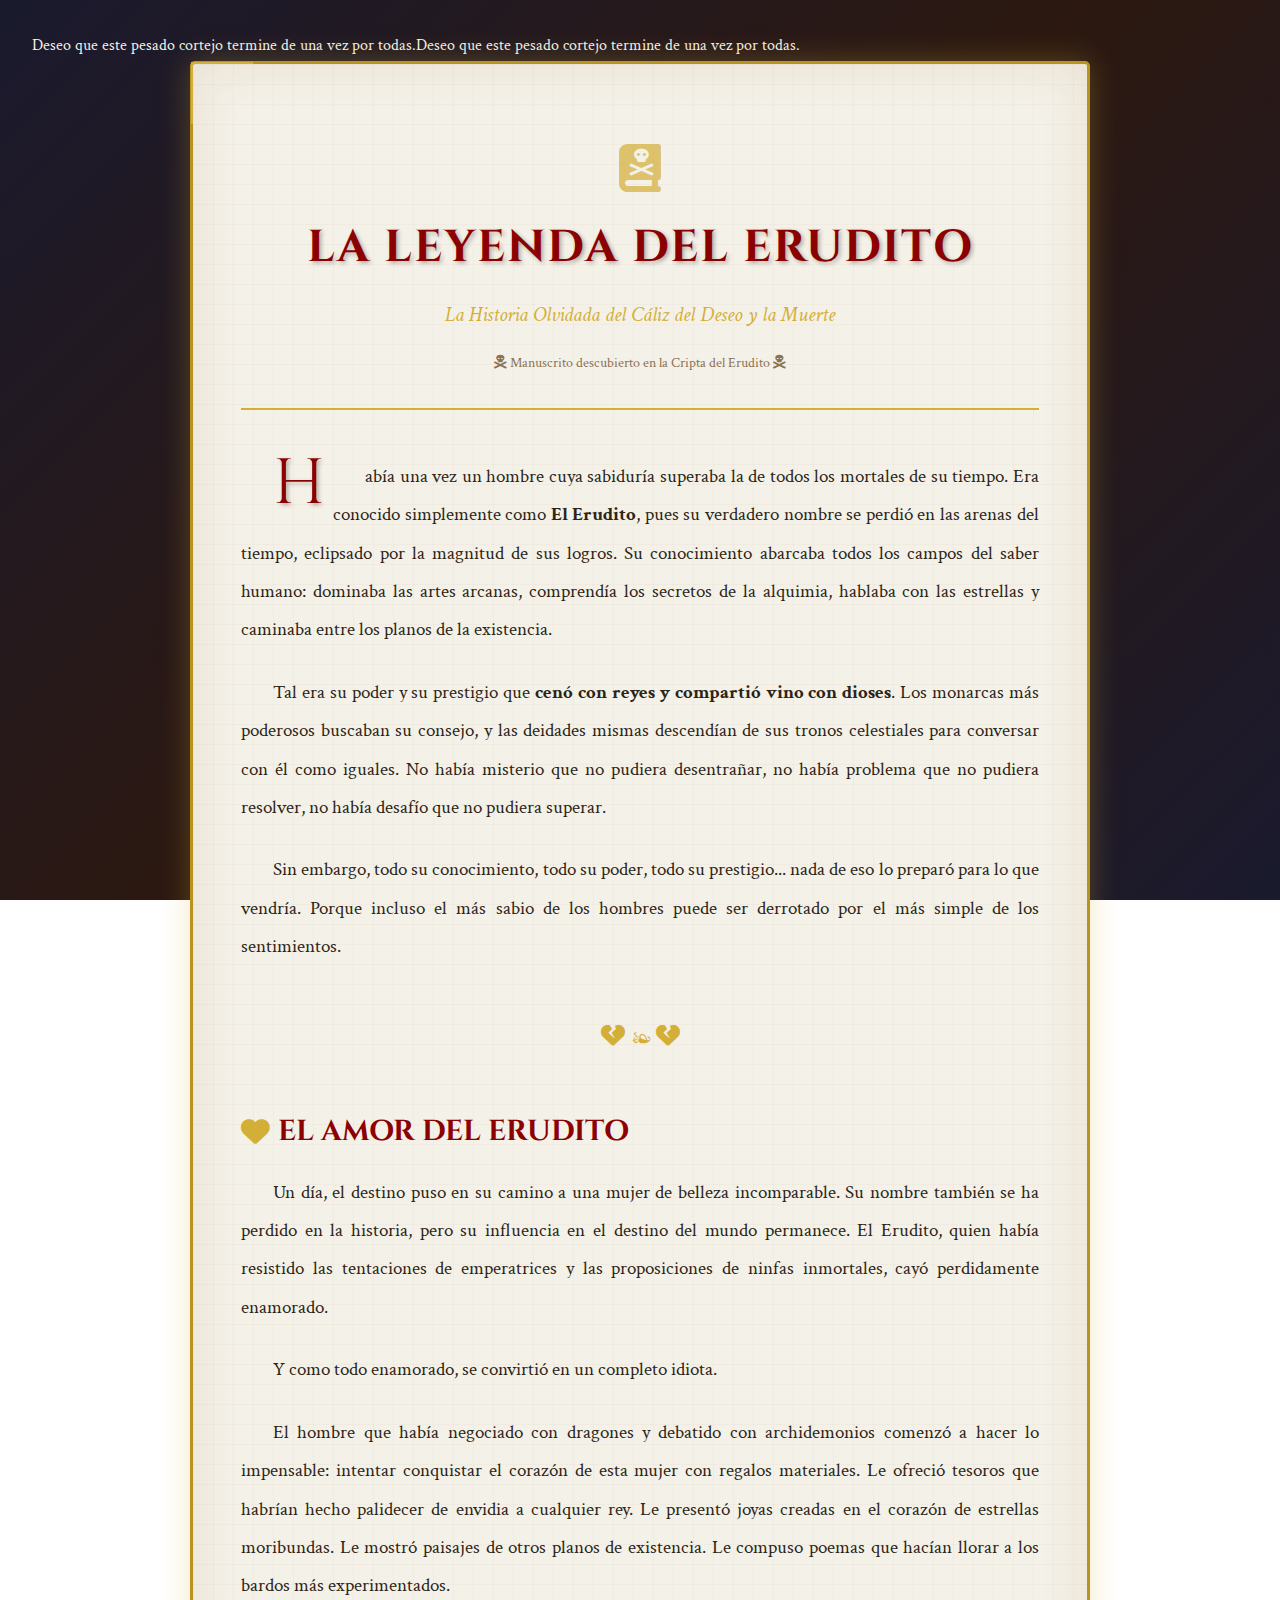
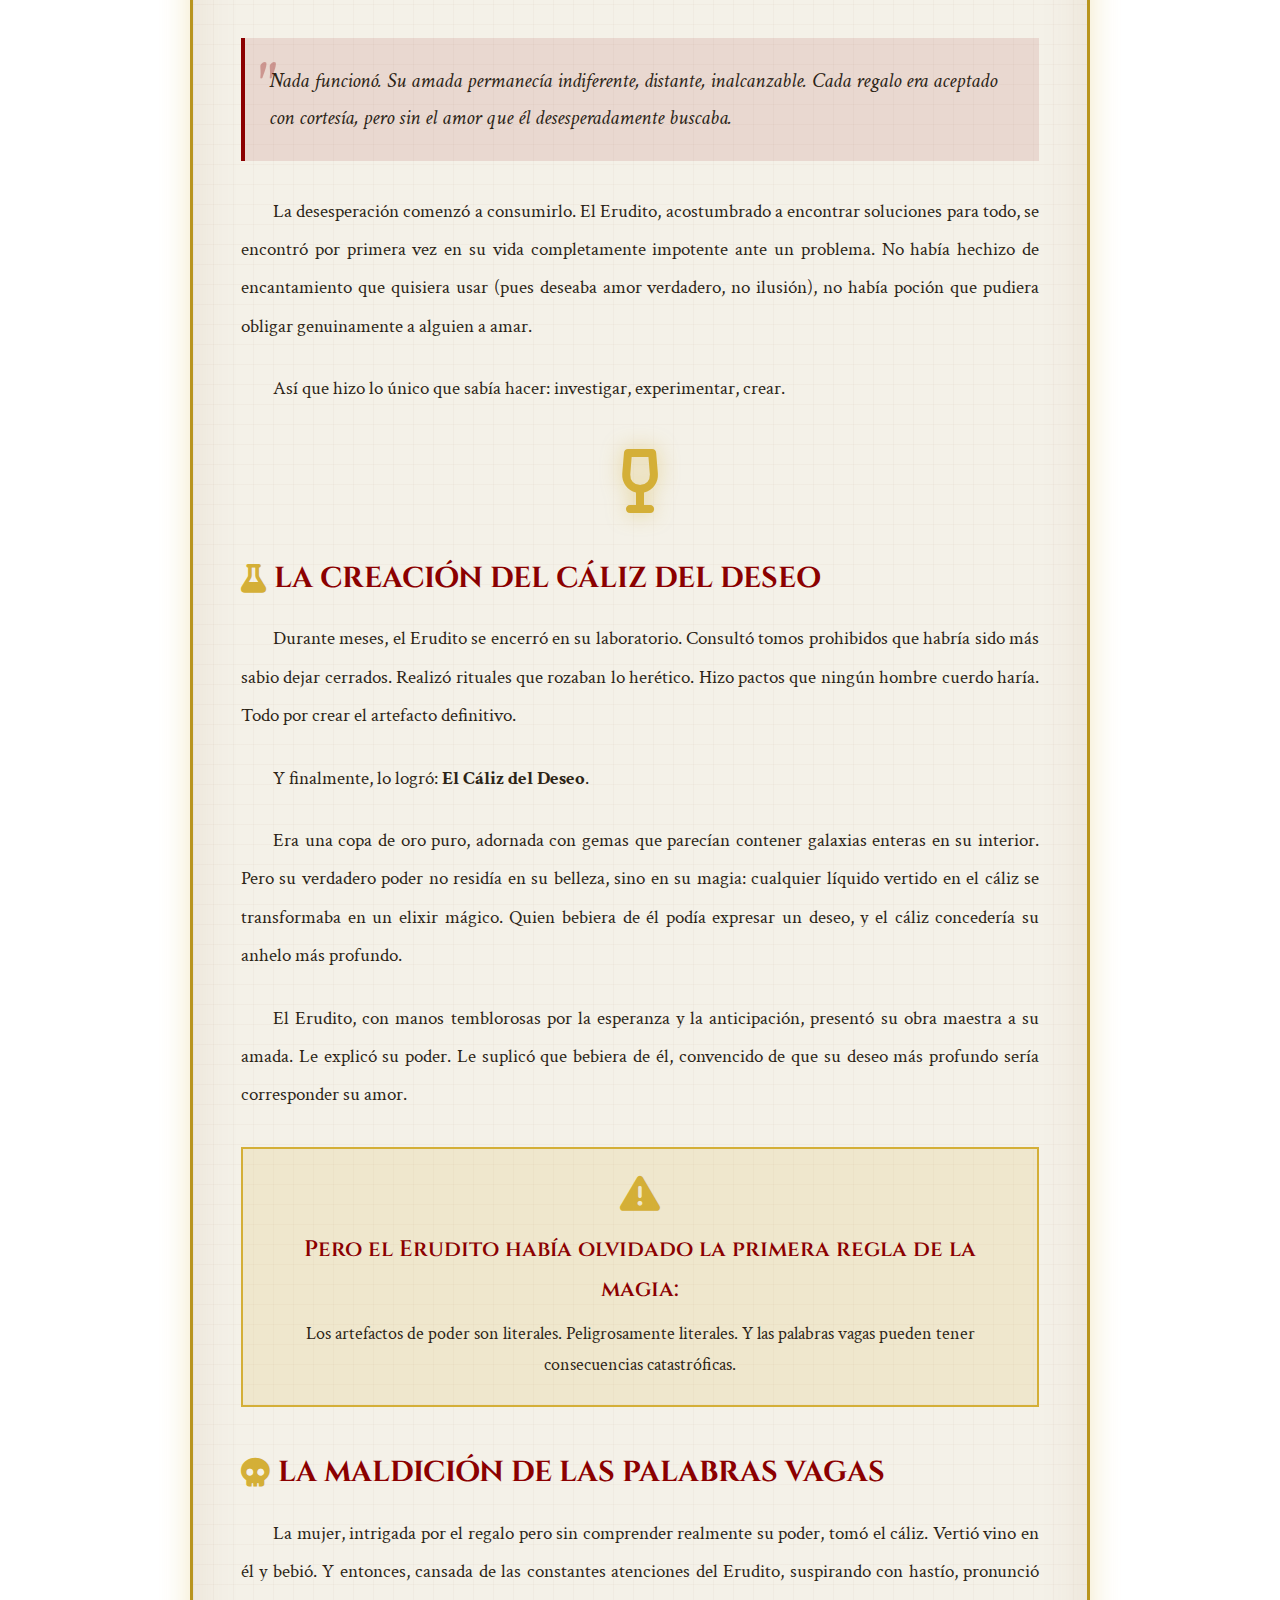
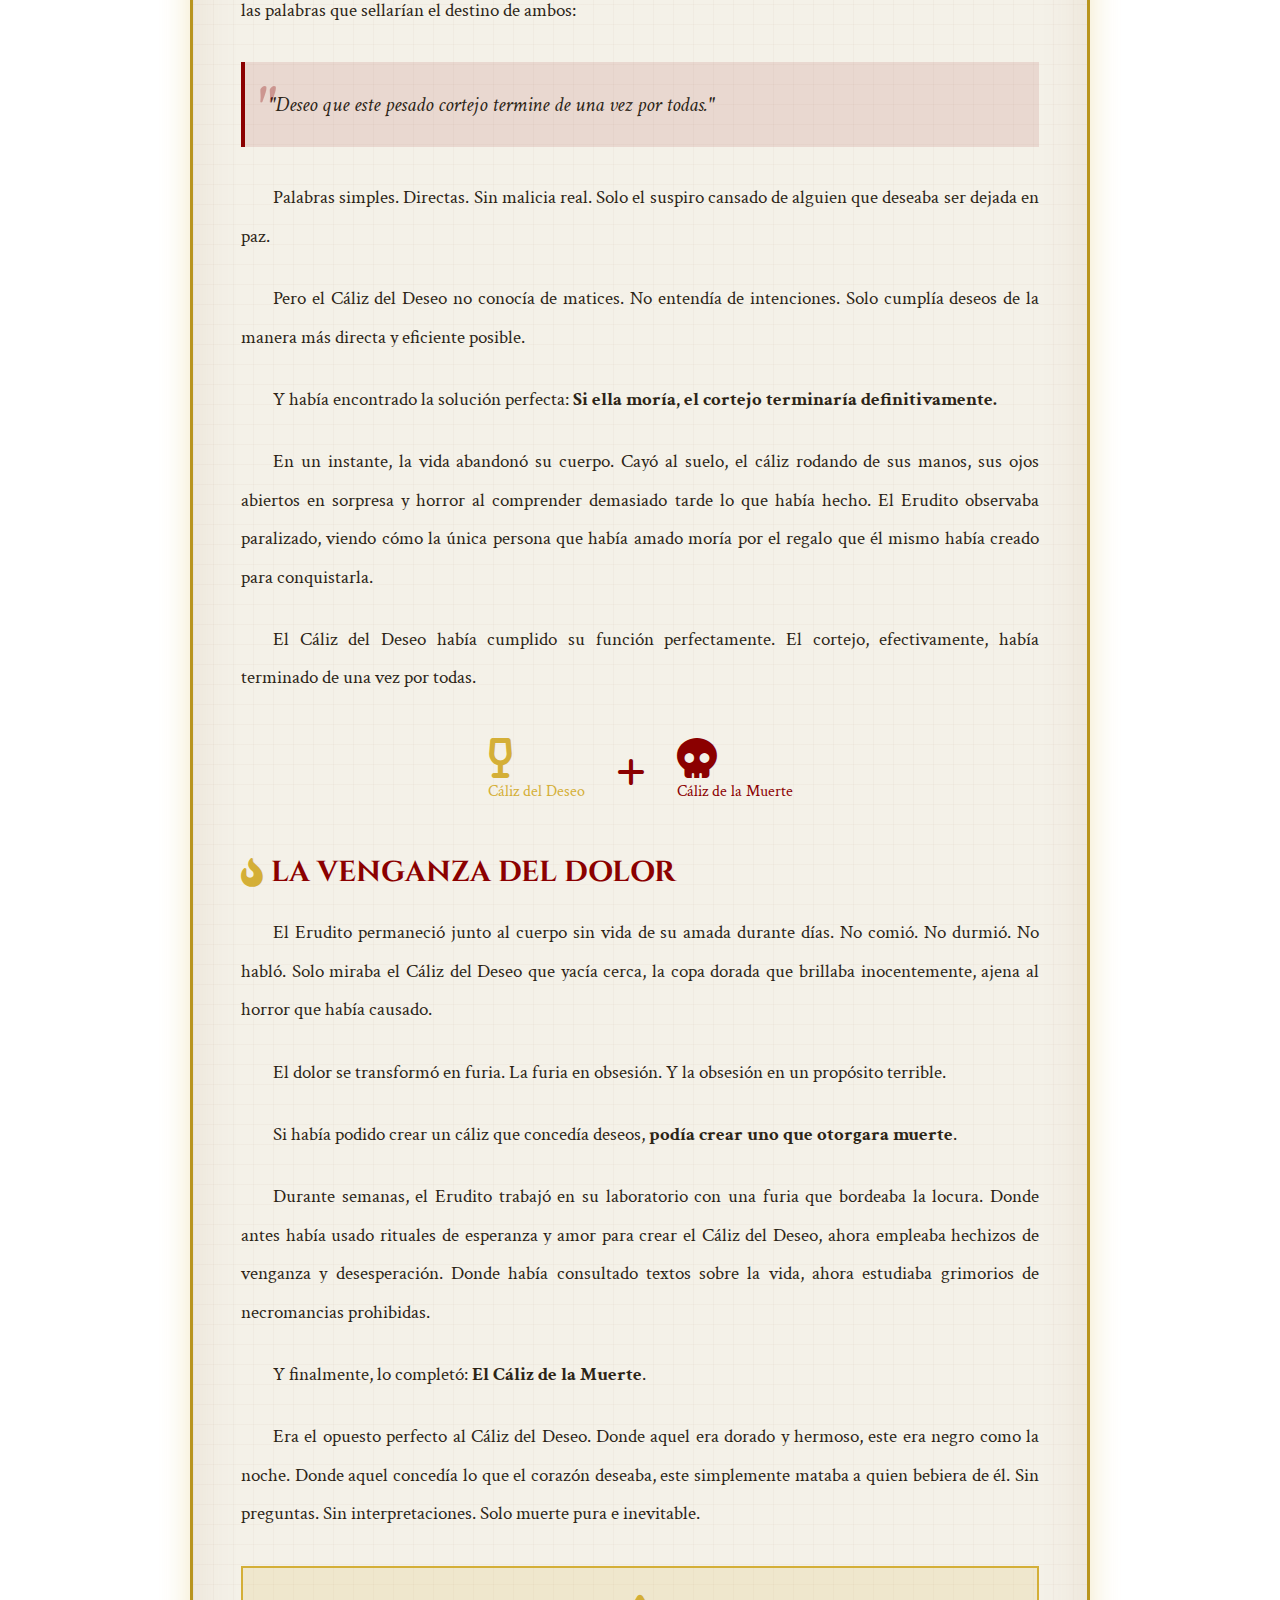
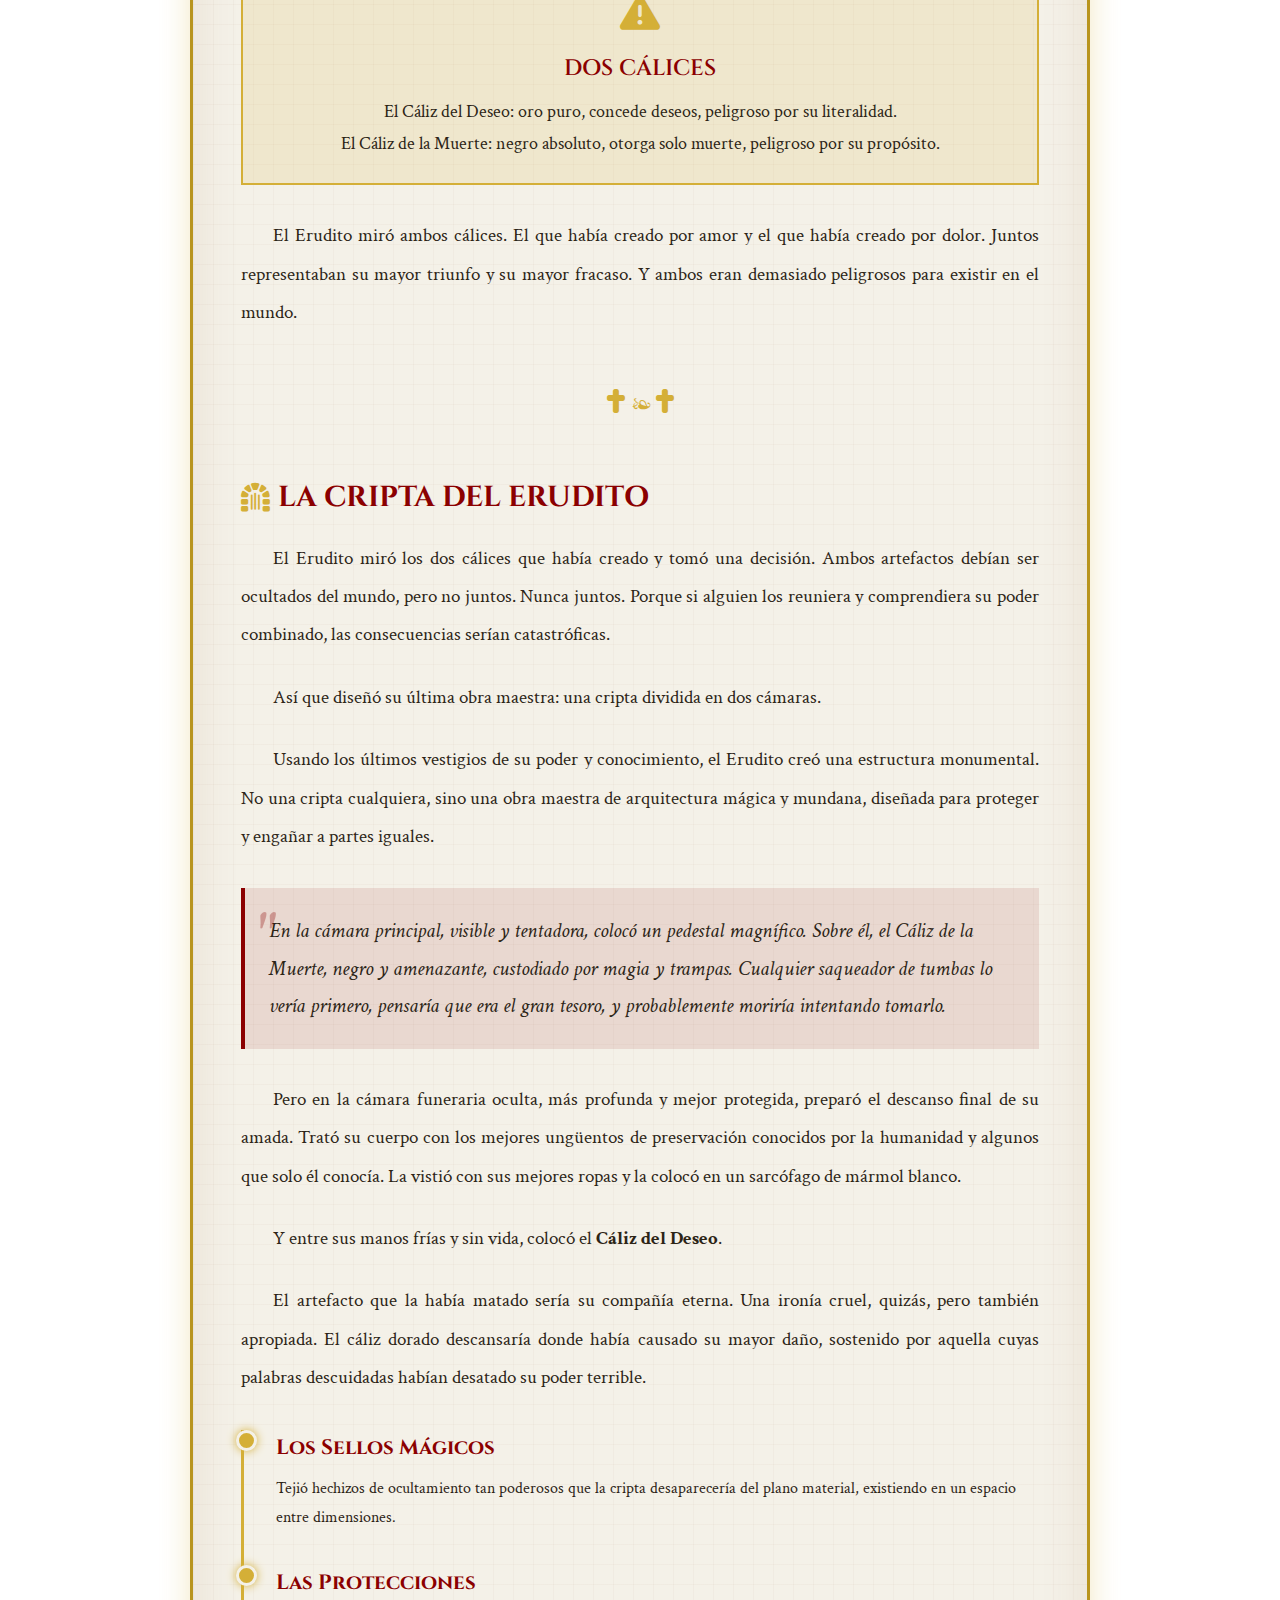
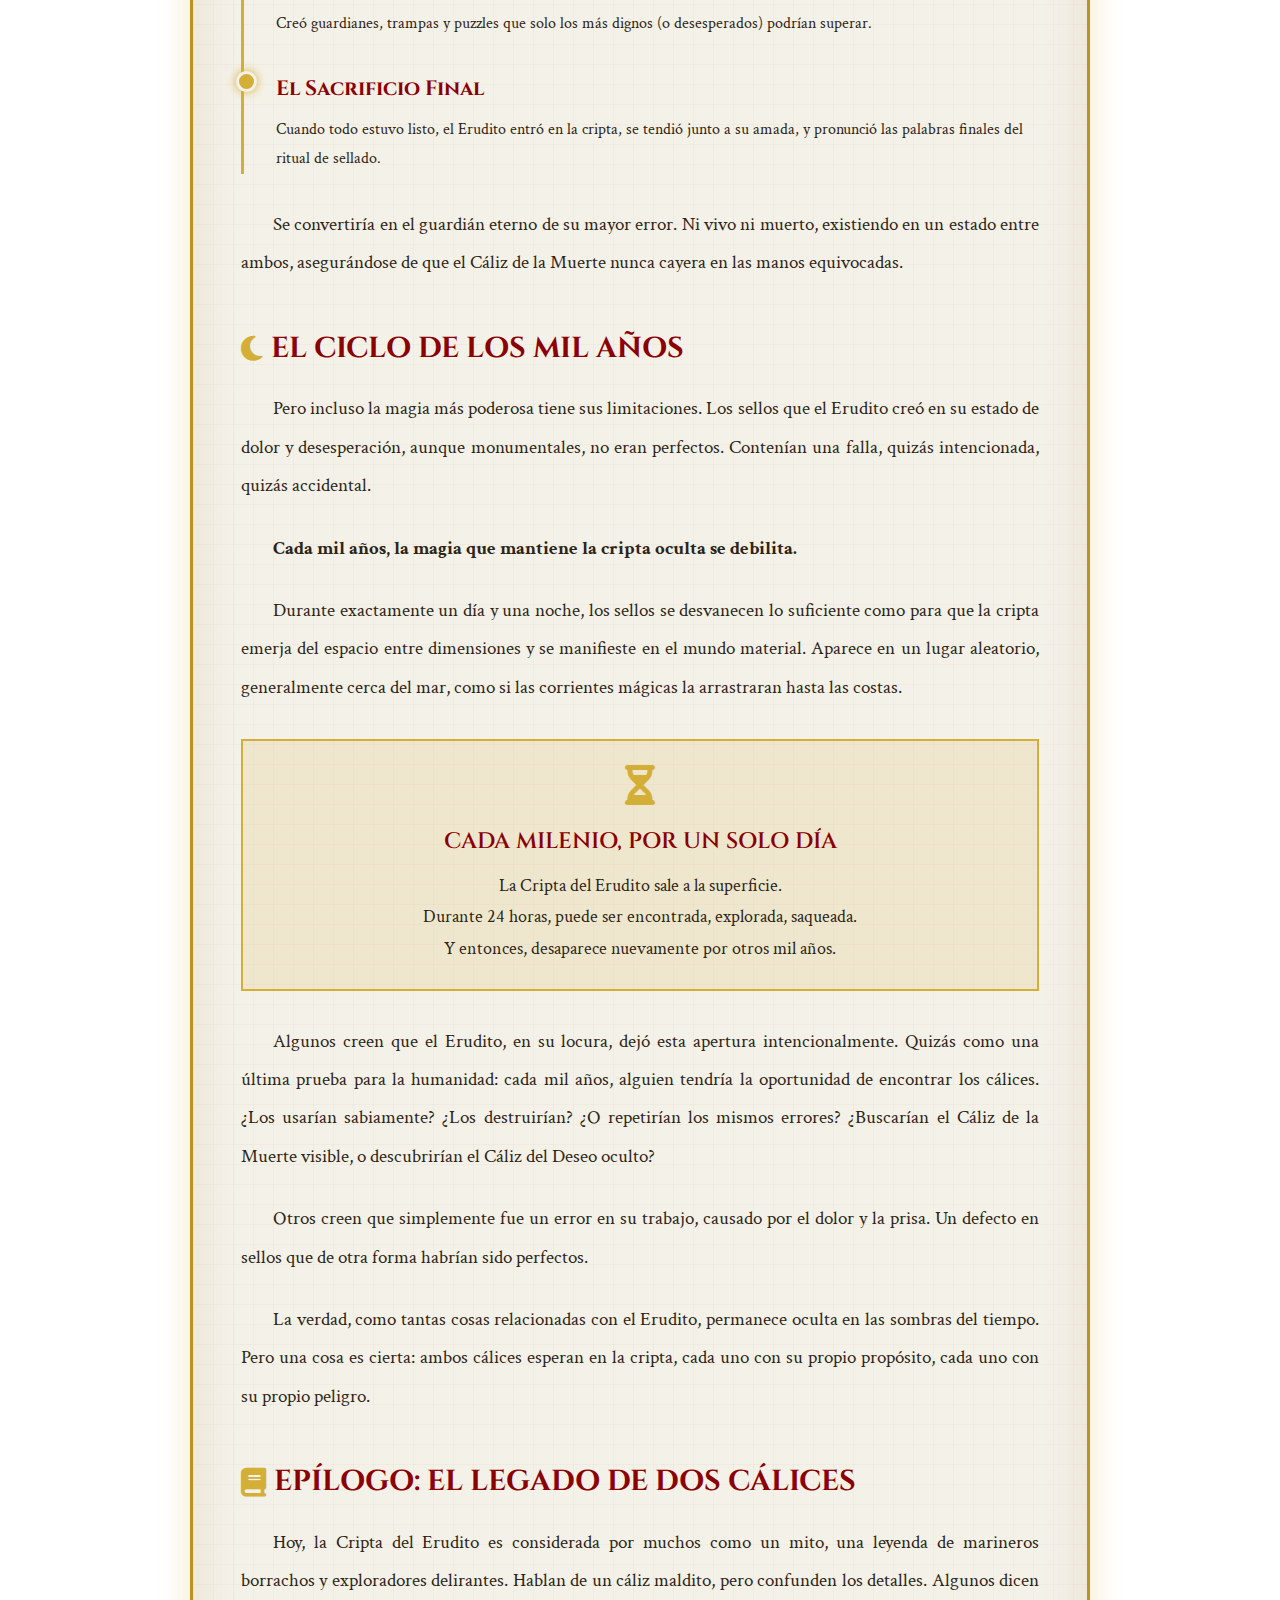
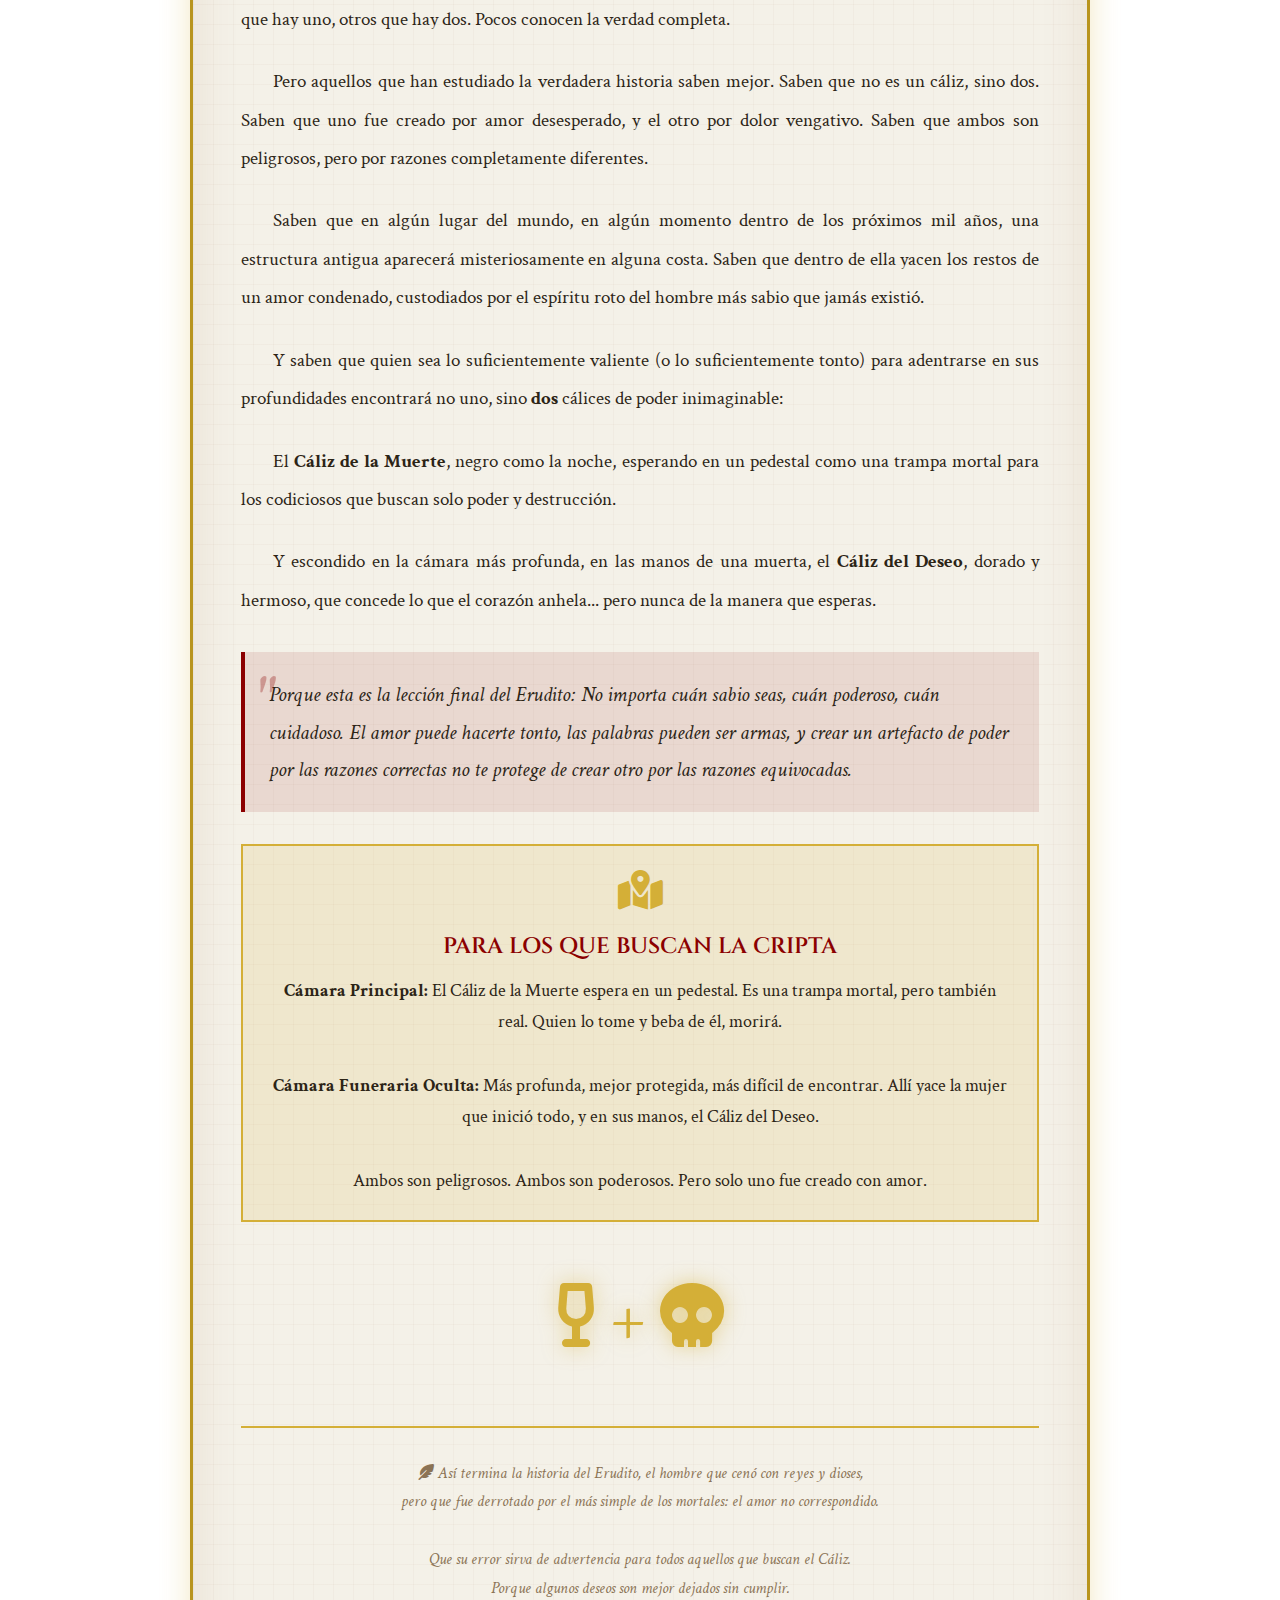
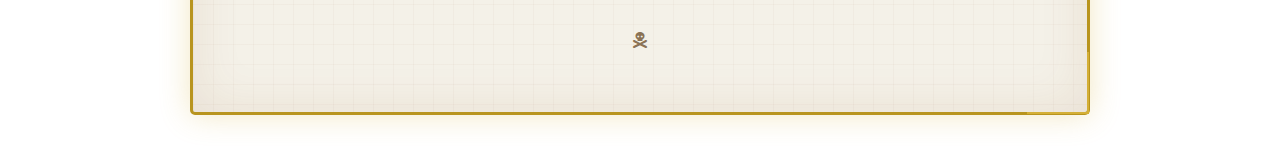
<file: historia_erudito.html>
Deseo que este pesado cortejo termine de una vez por todas.Deseo que este pesado cortejo termine de una vez por todas.<!DOCTYPE html>
<html lang="es">
<head>
    <meta charset="UTF-8">
    <meta name="viewport" content="width=device-width, initial-scale=1.0">
    <title>La Leyenda del Erudito - Historia del Cáliz</title>
    <link href="https://fonts.googleapis.com/css2?family=Cinzel:wght@400;600;700&family=Crimson+Text:ital,wght@0,400;0,600;1,400&display=swap" rel="stylesheet">
    <link rel="stylesheet" href="https://cdnjs.cloudflare.com/ajax/libs/font-awesome/6.4.0/css/all.min.css">
    <style>
        * {
            margin: 0;
            padding: 0;
            box-sizing: border-box;
        }

        :root {
            --parchment: #f4f1e8;
            --dark-text: #2c2416;
            --gold: #d4af37;
            --blood-red: #8b0000;
            --shadow: rgba(0, 0, 0, 0.3);
            --border-gold: #b8941e;
        }

        body {
            font-family: 'Crimson Text', serif;
            background: linear-gradient(135deg, #1a1a2e 0%, #2c1810 50%, #1a1a2e 100%);
            background-attachment: fixed;
            color: var(--parchment);
            line-height: 1.8;
            padding: 2rem;
            min-height: 100vh;
        }

        .container {
            max-width: 900px;
            margin: 0 auto;
        }

        .parchment {
            background: var(--parchment);
            background-image: 
                linear-gradient(rgba(139, 69, 19, 0.03) 1px, transparent 1px),
                linear-gradient(90deg, rgba(139, 69, 19, 0.03) 1px, transparent 1px);
            background-size: 20px 20px;
            color: var(--dark-text);
            padding: 4rem 3rem;
            border: 3px solid var(--border-gold);
            border-radius: 5px;
            box-shadow: 
                0 0 30px rgba(212, 175, 55, 0.3),
                inset 0 0 50px rgba(139, 69, 19, 0.1);
            position: relative;
        }

        .parchment::before,
        .parchment::after {
            content: '';
            position: absolute;
            width: 60px;
            height: 60px;
            border: 2px solid var(--gold);
        }

        .parchment::before {
            top: -2px;
            left: -2px;
            border-right: none;
            border-bottom: none;
        }

        .parchment::after {
            bottom: -2px;
            right: -2px;
            border-left: none;
            border-top: none;
        }

        .header {
            text-align: center;
            margin-bottom: 3rem;
            padding-bottom: 2rem;
            border-bottom: 2px solid var(--gold);
        }

        .title {
            font-family: 'Cinzel', serif;
            font-size: 2.8rem;
            color: var(--blood-red);
            text-shadow: 2px 2px 4px var(--shadow);
            margin-bottom: 0.5rem;
            letter-spacing: 2px;
        }

        .subtitle {
            font-size: 1.3rem;
            color: var(--gold);
            font-style: italic;
            margin-top: 0.5rem;
        }

        .seal {
            font-size: 3rem;
            color: var(--gold);
            margin: 1rem 0;
            opacity: 0.7;
        }

        .section {
            margin: 2.5rem 0;
        }

        .section-title {
            font-family: 'Cinzel', serif;
            font-size: 1.8rem;
            color: var(--blood-red);
            margin-bottom: 1rem;
            display: flex;
            align-items: center;
            gap: 0.5rem;
        }

        .section-title i {
            color: var(--gold);
        }

        .paragraph {
            font-size: 1.2rem;
            text-align: justify;
            margin-bottom: 1.5rem;
            text-indent: 2rem;
            line-height: 2;
        }

        .first-letter::first-letter {
            font-family: 'Cinzel', serif;
            font-size: 4rem;
            float: left;
            line-height: 0.8;
            margin: 0.1rem 0.5rem 0 0;
            color: var(--blood-red);
            text-shadow: 2px 2px 4px var(--shadow);
        }

        .quote-box {
            background: rgba(139, 0, 0, 0.1);
            border-left: 4px solid var(--blood-red);
            padding: 1.5rem;
            margin: 2rem 0;
            font-style: italic;
            font-size: 1.3rem;
            position: relative;
        }

        .quote-box::before {
            content: '"';
            font-size: 4rem;
            color: var(--blood-red);
            position: absolute;
            top: -10px;
            left: 10px;
            opacity: 0.3;
        }

        .warning-box {
            background: rgba(212, 175, 55, 0.15);
            border: 2px solid var(--gold);
            padding: 1.5rem;
            margin: 2rem 0;
            text-align: center;
        }

        .warning-box .icon {
            font-size: 2.5rem;
            color: var(--gold);
            margin-bottom: 1rem;
        }

        .warning-text {
            font-family: 'Cinzel', serif;
            font-size: 1.4rem;
            color: var(--blood-red);
            font-weight: 600;
            margin-bottom: 0.5rem;
        }

        .timeline {
            position: relative;
            padding-left: 2rem;
            border-left: 3px solid var(--gold);
            margin: 2rem 0;
        }

        .timeline-item {
            margin-bottom: 2rem;
            position: relative;
        }

        .timeline-item::before {
            content: '';
            position: absolute;
            left: -2.5rem;
            top: 0;
            width: 15px;
            height: 15px;
            border-radius: 50%;
            background: var(--gold);
            border: 3px solid var(--parchment);
            box-shadow: 0 0 10px var(--gold);
        }

        .timeline-title {
            font-family: 'Cinzel', serif;
            font-size: 1.3rem;
            color: var(--blood-red);
            margin-bottom: 0.5rem;
        }

        .divider {
            text-align: center;
            margin: 3rem 0;
            color: var(--gold);
            font-size: 1.5rem;
        }

        .chalice-symbol {
            text-align: center;
            font-size: 4rem;
            color: var(--gold);
            margin: 2rem 0;
            text-shadow: 0 0 20px rgba(212, 175, 55, 0.5);
            animation: pulse 3s ease-in-out infinite;
        }

        @keyframes pulse {
            0%, 100% { opacity: 0.6; transform: scale(1); }
            50% { opacity: 1; transform: scale(1.05); }
        }

        .transformation {
            display: flex;
            justify-content: center;
            align-items: center;
            gap: 2rem;
            margin: 2rem 0;
            font-size: 2.5rem;
        }

        .chalice-desire {
            color: var(--gold);
        }

        .chalice-death {
            color: var(--blood-red);
        }

        .arrow {
            color: var(--dark-text);
            font-size: 2rem;
        }

        .footer {
            margin-top: 3rem;
            padding-top: 2rem;
            border-top: 2px solid var(--gold);
            text-align: center;
            font-style: italic;
            color: #8b7355;
        }

        @media (max-width: 768px) {
            .parchment {
                padding: 2rem 1.5rem;
            }

            .title {
                font-size: 2rem;
            }

            .paragraph {
                font-size: 1.1rem;
            }
        }
    </style>
</head>
<body>
    <div class="container">
        <div class="parchment">
            <!-- Header -->
            <div class="header">
                <div class="seal"><i class="fas fa-book-dead"></i></div>
                <h1 class="title">LA LEYENDA DEL ERUDITO</h1>
                <p class="subtitle">La Historia Olvidada del Cáliz del Deseo y la Muerte</p>
                <p style="margin-top: 1rem; font-size: 0.9rem; color: #8b7355;">
                    <i class="fas fa-skull-crossbones"></i> Manuscrito descubierto en la Cripta del Erudito <i class="fas fa-skull-crossbones"></i>
                </p>
            </div>

            <!-- Introducción -->
            <div class="section">
                <p class="paragraph first-letter">
                    Había una vez un hombre cuya sabiduría superaba la de todos los mortales de su tiempo. 
                    Era conocido simplemente como <strong>El Erudito</strong>, pues su verdadero nombre se perdió 
                    en las arenas del tiempo, eclipsado por la magnitud de sus logros. Su conocimiento abarcaba 
                    todos los campos del saber humano: dominaba las artes arcanas, comprendía los secretos de la 
                    alquimia, hablaba con las estrellas y caminaba entre los planos de la existencia.
                </p>

                <p class="paragraph">
                    Tal era su poder y su prestigio que <strong>cenó con reyes y compartió vino con dioses</strong>. 
                    Los monarcas más poderosos buscaban su consejo, y las deidades mismas descendían de sus tronos 
                    celestiales para conversar con él como iguales. No había misterio que no pudiera desentrañar, 
                    no había problema que no pudiera resolver, no había desafío que no pudiera superar.
                </p>

                <p class="paragraph">
                    Sin embargo, todo su conocimiento, todo su poder, todo su prestigio... nada de eso lo preparó 
                    para lo que vendría. Porque incluso el más sabio de los hombres puede ser derrotado por el más 
                    simple de los sentimientos.
                </p>
            </div>

            <div class="divider">
                <i class="fas fa-heart-broken"></i> ❧ <i class="fas fa-heart-broken"></i>
            </div>

            <!-- El Amor -->
            <div class="section">
                <h2 class="section-title">
                    <i class="fas fa-heart"></i>
                    EL AMOR DEL ERUDITO
                </h2>

                <p class="paragraph">
                    Un día, el destino puso en su camino a una mujer de belleza incomparable. Su nombre también 
                    se ha perdido en la historia, pero su influencia en el destino del mundo permanece. El Erudito, 
                    quien había resistido las tentaciones de emperatrices y las proposiciones de ninfas inmortales, 
                    cayó perdidamente enamorado.
                </p>

                <p class="paragraph">
                    Y como todo enamorado, se convirtió en un completo idiota.
                </p>

                <p class="paragraph">
                    El hombre que había negociado con dragones y debatido con archidemonios comenzó a hacer lo 
                    impensable: intentar conquistar el corazón de esta mujer con regalos materiales. Le ofreció 
                    tesoros que habrían hecho palidecer de envidia a cualquier rey. Le presentó joyas creadas en 
                    el corazón de estrellas moribundas. Le mostró paisajes de otros planos de existencia. Le compuso 
                    poemas que hacían llorar a los bardos más experimentados.
                </p>

                <div class="quote-box">
                    Nada funcionó. Su amada permanecía indiferente, distante, inalcanzable. 
                    Cada regalo era aceptado con cortesía, pero sin el amor que él desesperadamente buscaba.
                </div>

                <p class="paragraph">
                    La desesperación comenzó a consumirlo. El Erudito, acostumbrado a encontrar soluciones para todo, 
                    se encontró por primera vez en su vida completamente impotente ante un problema. No había hechizo 
                    de encantamiento que quisiera usar (pues deseaba amor verdadero, no ilusión), no había poción que 
                    pudiera obligar genuinamente a alguien a amar.
                </p>

                <p class="paragraph">
                    Así que hizo lo único que sabía hacer: investigar, experimentar, crear.
                </p>
            </div>

            <div class="chalice-symbol">
                <i class="fas fa-wine-glass-alt"></i>
            </div>

            <!-- La Creación del Cáliz -->
            <div class="section">
                <h2 class="section-title">
                    <i class="fas fa-flask"></i>
                    LA CREACIÓN DEL CÁLIZ DEL DESEO
                </h2>

                <p class="paragraph">
                    Durante meses, el Erudito se encerró en su laboratorio. Consultó tomos prohibidos que habría sido 
                    más sabio dejar cerrados. Realizó rituales que rozaban lo herético. Hizo pactos que ningún hombre 
                    cuerdo haría. Todo por crear el artefacto definitivo.
                </p>

                <p class="paragraph">
                    Y finalmente, lo logró: <strong>El Cáliz del Deseo</strong>.
                </p>

                <p class="paragraph">
                    Era una copa de oro puro, adornada con gemas que parecían contener galaxias enteras en su interior. 
                    Pero su verdadero poder no residía en su belleza, sino en su magia: cualquier líquido vertido en el 
                    cáliz se transformaba en un elixir mágico. Quien bebiera de él podía expresar un deseo, y el cáliz 
                    concedería su anhelo más profundo.
                </p>

                <p class="paragraph">
                    El Erudito, con manos temblorosas por la esperanza y la anticipación, presentó su obra maestra a 
                    su amada. Le explicó su poder. Le suplicó que bebiera de él, convencido de que su deseo más profundo 
                    sería corresponder su amor.
                </p>

                <div class="warning-box">
                    <div class="icon"><i class="fas fa-exclamation-triangle"></i></div>
                    <p class="warning-text">Pero el Erudito había olvidado la primera regla de la magia:</p>
                    <p style="font-size: 1.1rem;">
                        Los artefactos de poder son literales. Peligrosamente literales. 
                        Y las palabras vagas pueden tener consecuencias catastróficas.
                    </p>
                </div>
            </div>

            <!-- La Tragedia -->
            <div class="section">
                <h2 class="section-title">
                    <i class="fas fa-skull"></i>
                    LA MALDICIÓN DE LAS PALABRAS VAGAS
                </h2>

                <p class="paragraph">
                    La mujer, intrigada por el regalo pero sin comprender realmente su poder, tomó el cáliz. 
                    Vertió vino en él y bebió. Y entonces, cansada de las constantes atenciones del Erudito, 
                    suspirando con hastío, pronunció las palabras que sellarían el destino de ambos:
                </p>

                <div class="quote-box">
                    "Deseo que este pesado cortejo termine de una vez por todas."
                </div>

                <p class="paragraph">
                    Palabras simples. Directas. Sin malicia real. Solo el suspiro cansado de alguien que deseaba 
                    ser dejada en paz.
                </p>

                <p class="paragraph">
                    Pero el Cáliz del Deseo no conocía de matices. No entendía de intenciones. Solo cumplía deseos 
                    de la manera más directa y eficiente posible.
                </p>

                <p class="paragraph">
                    Y había encontrado la solución perfecta: <strong>Si ella moría, el cortejo terminaría definitivamente.</strong>
                </p>

                <p class="paragraph">
                    En un instante, la vida abandonó su cuerpo. Cayó al suelo, el cáliz rodando de sus manos, 
                    sus ojos abiertos en sorpresa y horror al comprender demasiado tarde lo que había hecho. 
                    El Erudito observaba paralizado, viendo cómo la única persona que había amado moría por el 
                    regalo que él mismo había creado para conquistarla.
                </p>

                <p class="paragraph">
                    El Cáliz del Deseo había cumplido su función perfectamente. El cortejo, efectivamente, 
                    había terminado de una vez por todas.
                </p>
            </div>

            <div class="transformation">
                <div class="chalice-desire">
                    <i class="fas fa-wine-glass-alt"></i><br>
                    <span style="font-size: 1rem;">Cáliz del Deseo</span>
                </div>
                <div class="arrow" style="color: var(--blood-red);">
                    <i class="fas fa-plus"></i>
                </div>
                <div class="chalice-death">
                    <i class="fas fa-skull"></i><br>
                    <span style="font-size: 1rem;">Cáliz de la Muerte</span>
                </div>
            </div>

            <!-- La Venganza del Dolor -->
            <div class="section">
                <h2 class="section-title">
                    <i class="fas fa-fire-alt"></i>
                    LA VENGANZA DEL DOLOR
                </h2>

                <p class="paragraph">
                    El Erudito permaneció junto al cuerpo sin vida de su amada durante días. No comió. No durmió. 
                    No habló. Solo miraba el Cáliz del Deseo que yacía cerca, la copa dorada que brillaba inocentemente, 
                    ajena al horror que había causado.
                </p>

                <p class="paragraph">
                    El dolor se transformó en furia. La furia en obsesión. Y la obsesión en un propósito terrible.
                </p>

                <p class="paragraph">
                    Si había podido crear un cáliz que concedía deseos, <strong>podía crear uno que otorgara muerte</strong>.
                </p>

                <p class="paragraph">
                    Durante semanas, el Erudito trabajó en su laboratorio con una furia que bordeaba la locura. 
                    Donde antes había usado rituales de esperanza y amor para crear el Cáliz del Deseo, ahora empleaba 
                    hechizos de venganza y desesperación. Donde había consultado textos sobre la vida, ahora estudiaba 
                    grimorios de necromancias prohibidas.
                </p>

                <p class="paragraph">
                    Y finalmente, lo completó: <strong>El Cáliz de la Muerte</strong>.
                </p>

                <p class="paragraph">
                    Era el opuesto perfecto al Cáliz del Deseo. Donde aquel era dorado y hermoso, este era negro como 
                    la noche. Donde aquel concedía lo que el corazón deseaba, este simplemente mataba a quien bebiera 
                    de él. Sin preguntas. Sin interpretaciones. Solo muerte pura e inevitable.
                </p>

                <div class="warning-box">
                    <div class="icon"><i class="fas fa-exclamation-triangle"></i></div>
                    <p class="warning-text">DOS CÁLICES</p>
                    <p style="font-size: 1.1rem;">
                        El Cáliz del Deseo: oro puro, concede deseos, peligroso por su literalidad.<br>
                        El Cáliz de la Muerte: negro absoluto, otorga solo muerte, peligroso por su propósito.
                    </p>
                </div>

                <p class="paragraph">
                    El Erudito miró ambos cálices. El que había creado por amor y el que había creado por dolor. 
                    Juntos representaban su mayor triunfo y su mayor fracaso. Y ambos eran demasiado peligrosos 
                    para existir en el mundo.
                </p>
            </div>

            <div class="divider">
                <i class="fas fa-cross"></i> ❧ <i class="fas fa-cross"></i>
            </div>

            <!-- La Cripta -->
            <div class="section">
                <h2 class="section-title">
                    <i class="fas fa-dungeon"></i>
                    LA CRIPTA DEL ERUDITO
                </h2>

                <p class="paragraph">
                    El Erudito miró los dos cálices que había creado y tomó una decisión. Ambos artefactos debían 
                    ser ocultados del mundo, pero no juntos. Nunca juntos. Porque si alguien los reuniera y 
                    comprendiera su poder combinado, las consecuencias serían catastróficas.
                </p>

                <p class="paragraph">
                    Así que diseñó su última obra maestra: una cripta dividida en dos cámaras.
                </p>

                <p class="paragraph">
                    Usando los últimos vestigios de su poder y conocimiento, el Erudito creó una estructura monumental. 
                    No una cripta cualquiera, sino una obra maestra de arquitectura mágica y mundana, diseñada para 
                    proteger y engañar a partes iguales.
                </p>

                <div class="quote-box">
                    En la cámara principal, visible y tentadora, colocó un pedestal magnífico. 
                    Sobre él, el Cáliz de la Muerte, negro y amenazante, custodiado por magia y trampas. 
                    Cualquier saqueador de tumbas lo vería primero, pensaría que era el gran tesoro, 
                    y probablemente moriría intentando tomarlo.
                </div>

                <p class="paragraph">
                    Pero en la cámara funeraria oculta, más profunda y mejor protegida, preparó el descanso final 
                    de su amada. Trató su cuerpo con los mejores ungüentos de preservación conocidos por la humanidad 
                    y algunos que solo él conocía. La vistió con sus mejores ropas y la colocó en un sarcófago de 
                    mármol blanco.
                </p>

                <p class="paragraph">
                    Y entre sus manos frías y sin vida, colocó el <strong>Cáliz del Deseo</strong>.
                </p>

                <p class="paragraph">
                    El artefacto que la había matado sería su compañía eterna. Una ironía cruel, quizás, pero también 
                    apropiada. El cáliz dorado descansaría donde había causado su mayor daño, sostenido por aquella 
                    cuyas palabras descuidadas habían desatado su poder terrible.
                </p>

                <div class="timeline">
                    <div class="timeline-item">
                        <h3 class="timeline-title">Los Sellos Mágicos</h3>
                        <p>Tejió hechizos de ocultamiento tan poderosos que la cripta desaparecería del plano material, 
                        existiendo en un espacio entre dimensiones.</p>
                    </div>
                    <div class="timeline-item">
                        <h3 class="timeline-title">Las Protecciones</h3>
                        <p>Creó guardianes, trampas y puzzles que solo los más dignos (o desesperados) podrían superar.</p>
                    </div>
                    <div class="timeline-item">
                        <h3 class="timeline-title">El Sacrificio Final</h3>
                        <p>Cuando todo estuvo listo, el Erudito entró en la cripta, se tendió junto a su amada, y 
                        pronunció las palabras finales del ritual de sellado.</p>
                    </div>
                </div>

                <p class="paragraph">
                    Se convertiría en el guardián eterno de su mayor error. Ni vivo ni muerto, existiendo en un estado 
                    entre ambos, asegurándose de que el Cáliz de la Muerte nunca cayera en las manos equivocadas.
                </p>
            </div>

            <!-- El Ciclo Milenario -->
            <div class="section">
                <h2 class="section-title">
                    <i class="fas fa-moon"></i>
                    EL CICLO DE LOS MIL AÑOS
                </h2>

                <p class="paragraph">
                    Pero incluso la magia más poderosa tiene sus limitaciones. Los sellos que el Erudito creó en su 
                    estado de dolor y desesperación, aunque monumentales, no eran perfectos. Contenían una falla, 
                    quizás intencionada, quizás accidental.
                </p>

                <p class="paragraph">
                    <strong>Cada mil años, la magia que mantiene la cripta oculta se debilita.</strong>
                </p>

                <p class="paragraph">
                    Durante exactamente un día y una noche, los sellos se desvanecen lo suficiente como para que la 
                    cripta emerja del espacio entre dimensiones y se manifieste en el mundo material. Aparece en un 
                    lugar aleatorio, generalmente cerca del mar, como si las corrientes mágicas la arrastraran hasta 
                    las costas.
                </p>

                <div class="warning-box">
                    <div class="icon"><i class="fas fa-hourglass-half"></i></div>
                    <p class="warning-text">CADA MILENIO, POR UN SOLO DÍA</p>
                    <p style="font-size: 1.1rem; margin-top: 0.5rem;">
                        La Cripta del Erudito sale a la superficie.<br>
                        Durante 24 horas, puede ser encontrada, explorada, saqueada.<br>
                        Y entonces, desaparece nuevamente por otros mil años.
                    </p>
                </div>

                <p class="paragraph">
                    Algunos creen que el Erudito, en su locura, dejó esta apertura intencionalmente. Quizás como una 
                    última prueba para la humanidad: cada mil años, alguien tendría la oportunidad de encontrar los 
                    cálices. ¿Los usarían sabiamente? ¿Los destruirían? ¿O repetirían los mismos errores? ¿Buscarían 
                    el Cáliz de la Muerte visible, o descubrirían el Cáliz del Deseo oculto?
                </p>

                <p class="paragraph">
                    Otros creen que simplemente fue un error en su trabajo, causado por el dolor y la prisa. Un defecto 
                    en sellos que de otra forma habrían sido perfectos.
                </p>

                <p class="paragraph">
                    La verdad, como tantas cosas relacionadas con el Erudito, permanece oculta en las sombras del tiempo. 
                    Pero una cosa es cierta: ambos cálices esperan en la cripta, cada uno con su propio propósito, 
                    cada uno con su propio peligro.
                </p>
            </div>

            <!-- Epílogo -->
            <div class="section">
                <h2 class="section-title">
                    <i class="fas fa-book"></i>
                    EPÍLOGO: EL LEGADO DE DOS CÁLICES
                </h2>

                <p class="paragraph">
                    Hoy, la Cripta del Erudito es considerada por muchos como un mito, una leyenda de marineros borrachos 
                    y exploradores delirantes. Hablan de un cáliz maldito, pero confunden los detalles. Algunos dicen que 
                    hay uno, otros que hay dos. Pocos conocen la verdad completa.
                </p>

                <p class="paragraph">
                    Pero aquellos que han estudiado la verdadera historia saben mejor. Saben que no es un cáliz, sino dos. 
                    Saben que uno fue creado por amor desesperado, y el otro por dolor vengativo. Saben que ambos son 
                    peligrosos, pero por razones completamente diferentes.
                </p>

                <p class="paragraph">
                    Saben que en algún lugar del mundo, en algún momento dentro de los próximos mil años, una estructura 
                    antigua aparecerá misteriosamente en alguna costa. Saben que dentro de ella yacen los restos de un 
                    amor condenado, custodiados por el espíritu roto del hombre más sabio que jamás existió.
                </p>

                <p class="paragraph">
                    Y saben que quien sea lo suficientemente valiente (o lo suficientemente tonto) para adentrarse en 
                    sus profundidades encontrará no uno, sino <strong>dos</strong> cálices de poder inimaginable:
                </p>

                <p class="paragraph">
                    El <strong>Cáliz de la Muerte</strong>, negro como la noche, esperando en un pedestal como una 
                    trampa mortal para los codiciosos que buscan solo poder y destrucción.
                </p>

                <p class="paragraph">
                    Y escondido en la cámara más profunda, en las manos de una muerta, el <strong>Cáliz del Deseo</strong>, 
                    dorado y hermoso, que concede lo que el corazón anhela... pero nunca de la manera que esperas.
                </p>

                <div class="quote-box">
                    Porque esta es la lección final del Erudito: No importa cuán sabio seas, cuán poderoso, 
                    cuán cuidadoso. El amor puede hacerte tonto, las palabras pueden ser armas, y crear un 
                    artefacto de poder por las razones correctas no te protege de crear otro por las razones 
                    equivocadas.
                </div>

                <div class="warning-box" style="margin-top: 2rem;">
                    <div class="icon"><i class="fas fa-map-marked-alt"></i></div>
                    <p class="warning-text">PARA LOS QUE BUSCAN LA CRIPTA</p>
                    <p style="font-size: 1.1rem; margin-top: 0.5rem;">
                        <strong>Cámara Principal:</strong> El Cáliz de la Muerte espera en un pedestal. 
                        Es una trampa mortal, pero también real. Quien lo tome y beba de él, morirá.<br><br>
                        <strong>Cámara Funeraria Oculta:</strong> Más profunda, mejor protegida, más difícil de encontrar. 
                        Allí yace la mujer que inició todo, y en sus manos, el Cáliz del Deseo.<br><br>
                        Ambos son peligrosos. Ambos son poderosos. Pero solo uno fue creado con amor.
                    </p>
                </div>
            </div>

            <div class="chalice-symbol">
                <i class="fas fa-wine-glass-alt"></i> + <i class="fas fa-skull"></i>
            </div>

            <!-- Footer -->
            <div class="footer">
                <p>
                    <i class="fas fa-feather-alt"></i>
                    Así termina la historia del Erudito, el hombre que cenó con reyes y dioses,
                    <br>
                    pero que fue derrotado por el más simple de los mortales: el amor no correspondido.
                    <br><br>
                    Que su error sirva de advertencia para todos aquellos que buscan el Cáliz.
                    <br>
                    Porque algunos deseos son mejor dejados sin cumplir.
                    <br><br>
                    <i class="fas fa-skull-crossbones"></i>
                </p>
            </div>
        </div>
    </div>
</body>
</html>
</file>
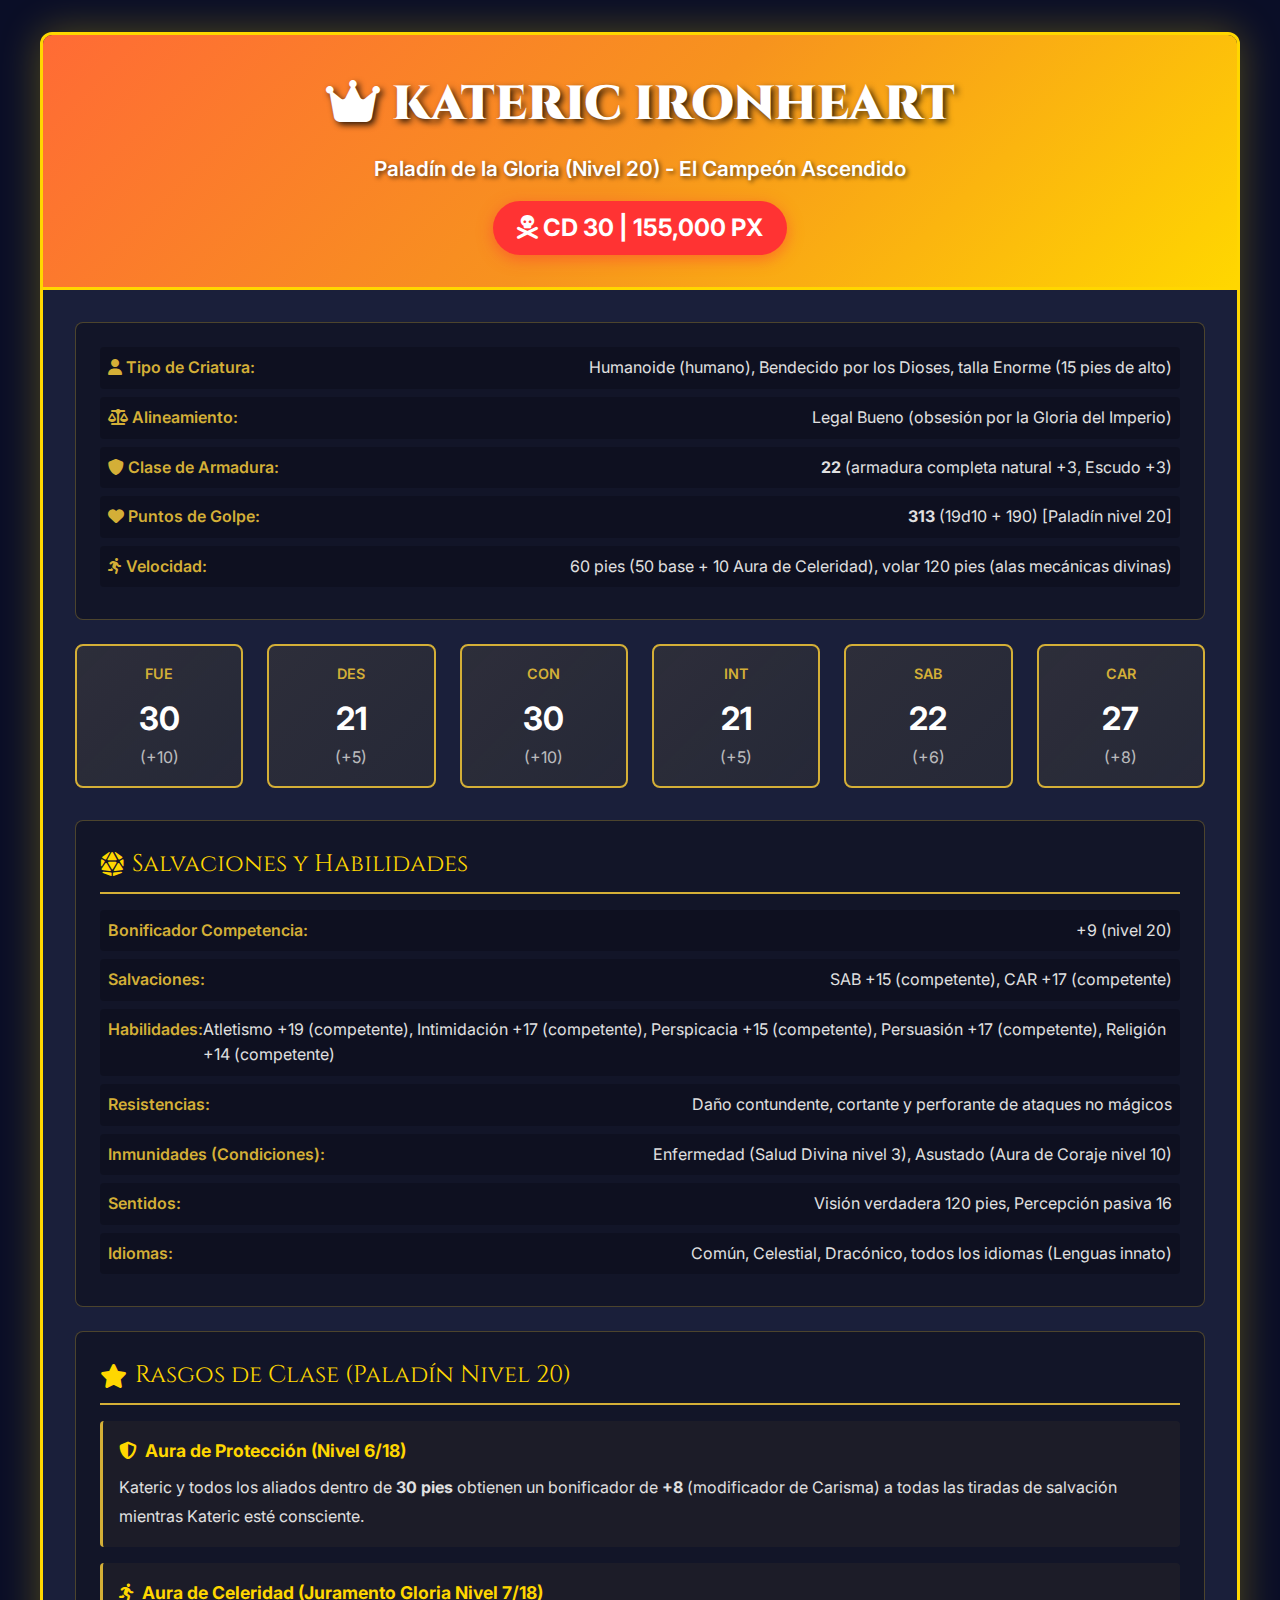
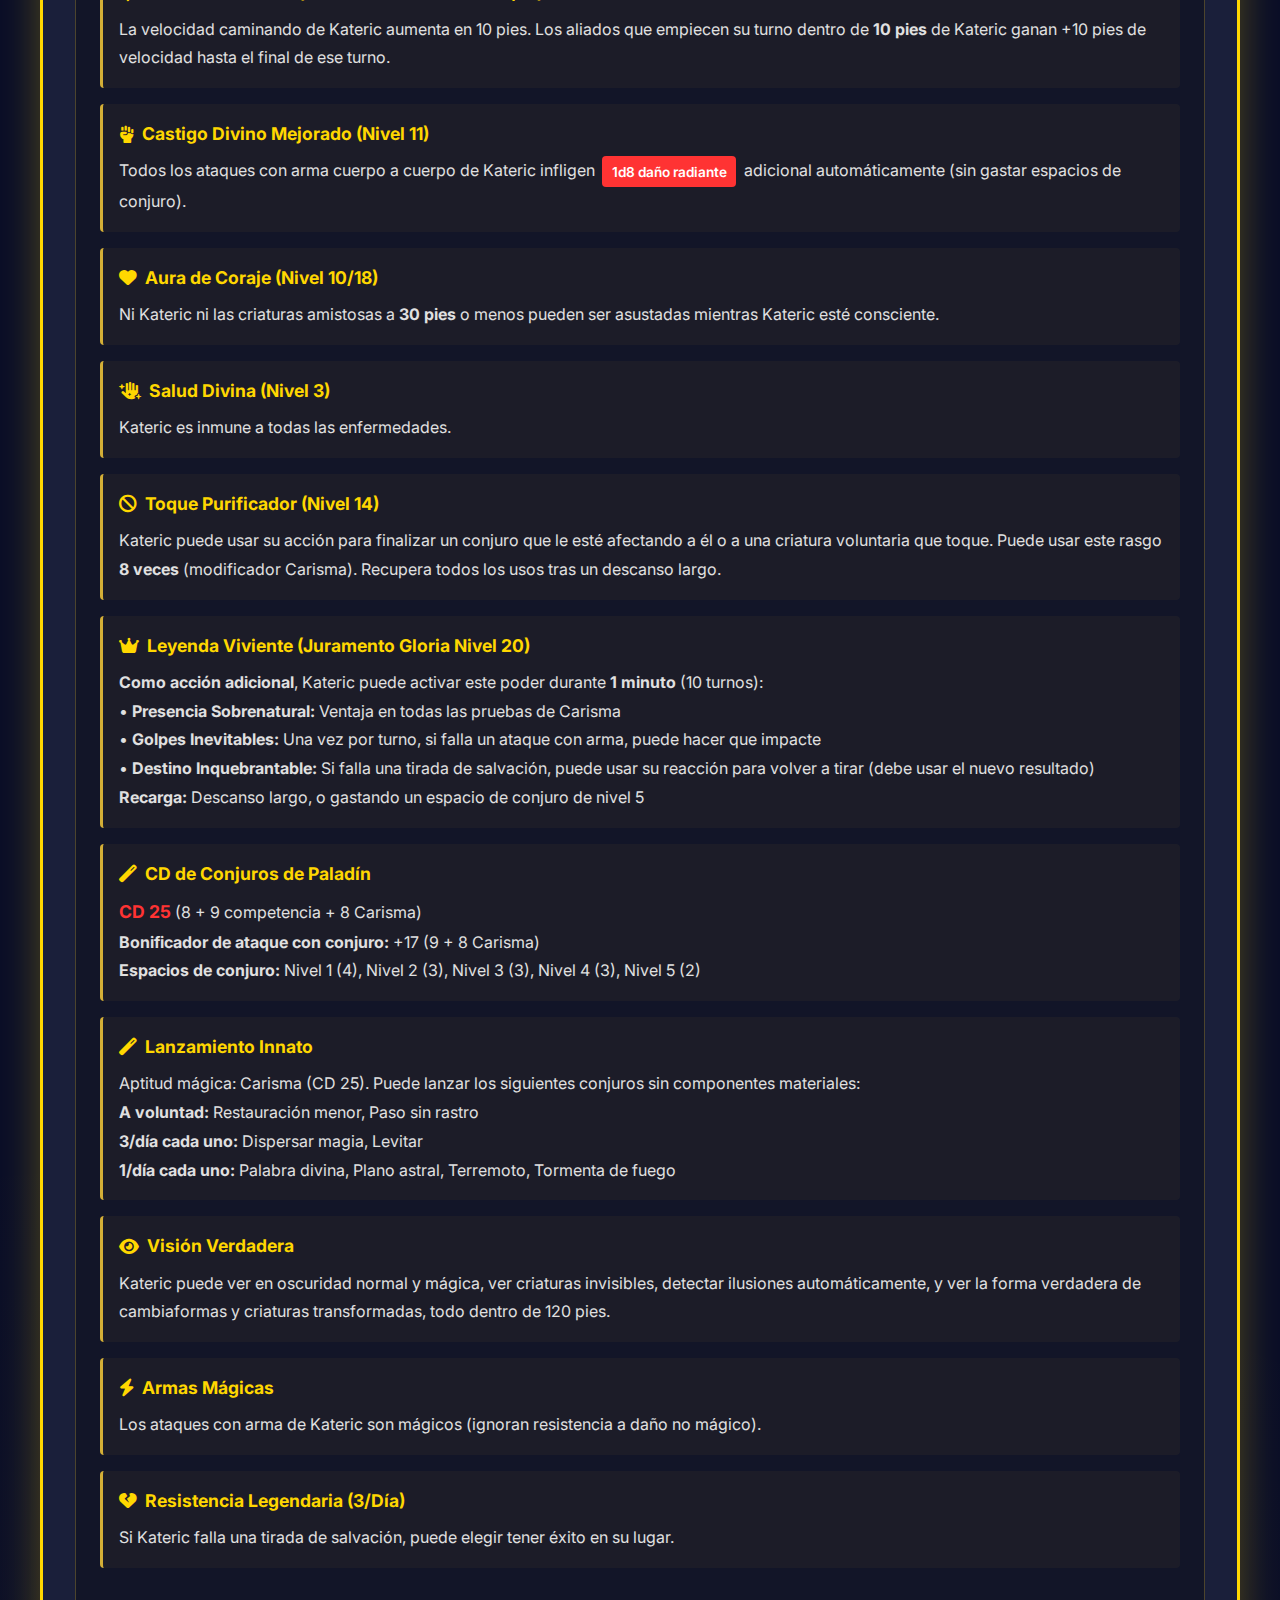
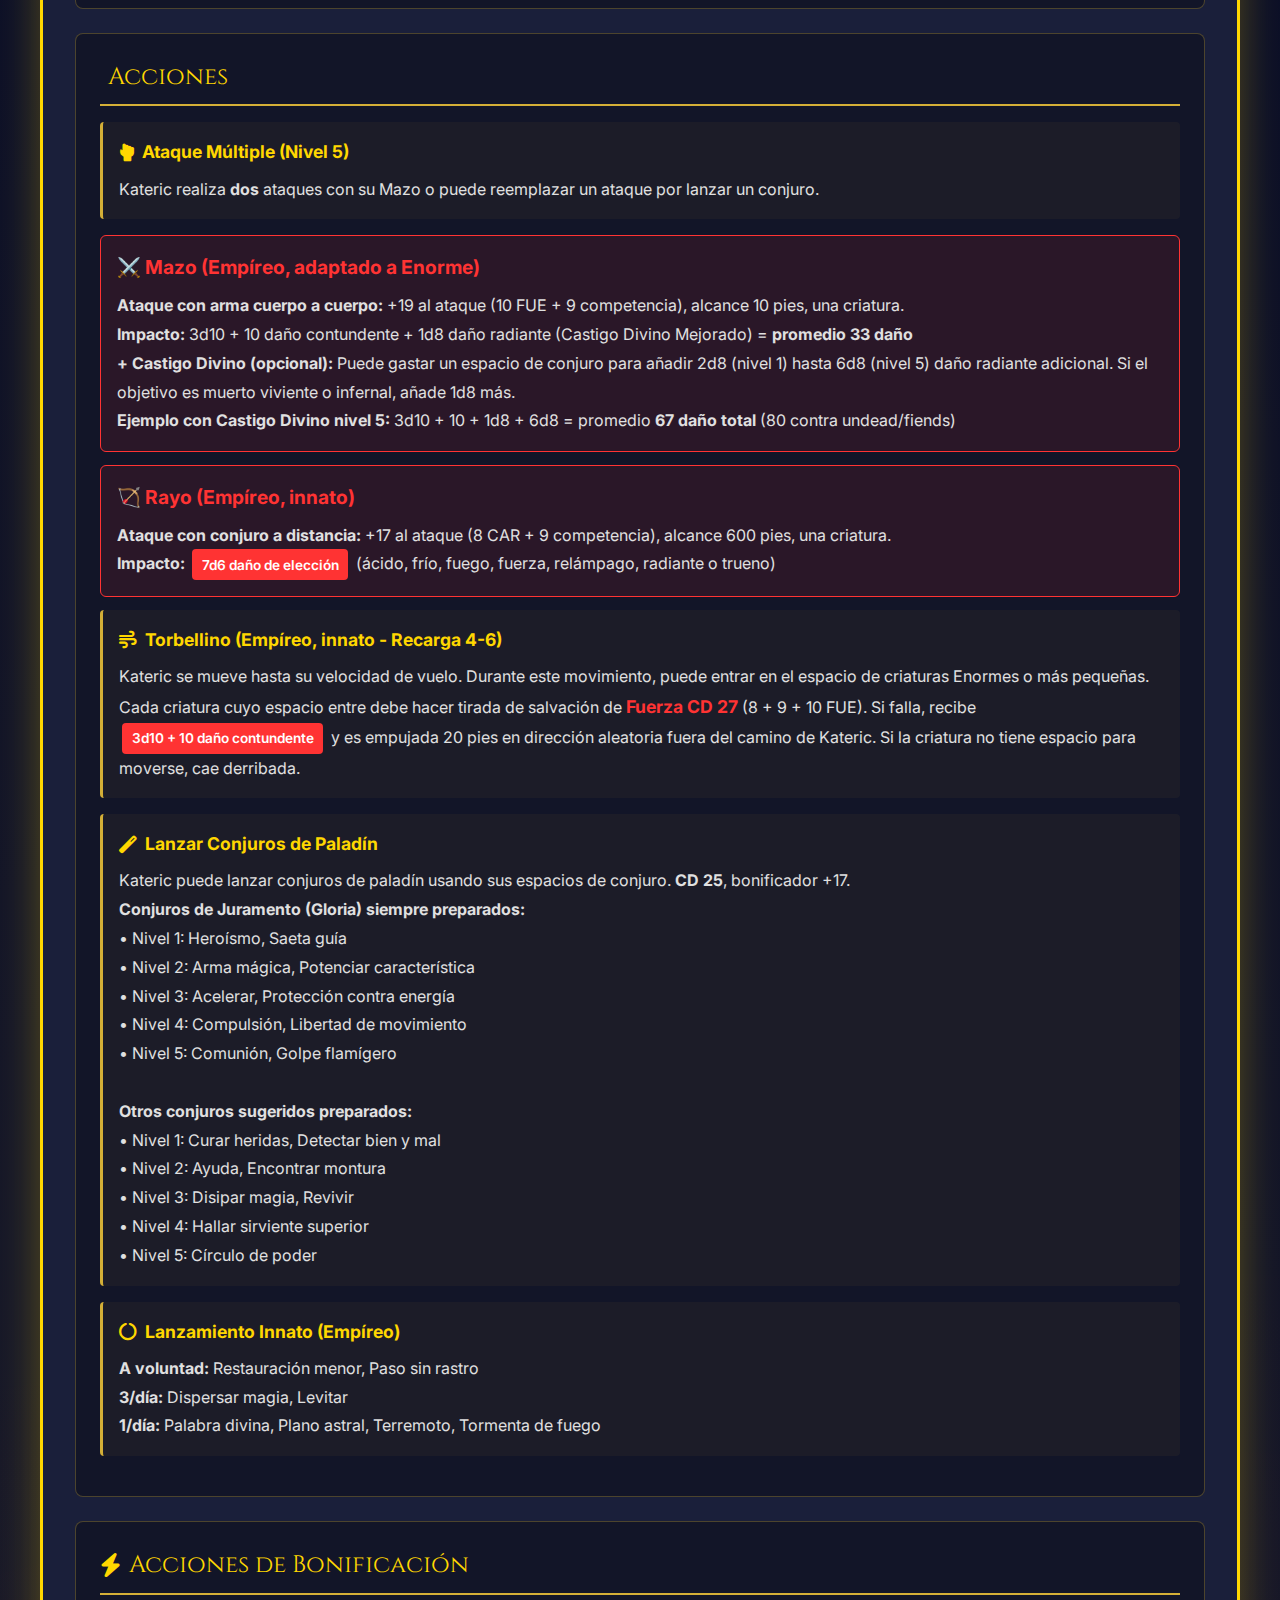
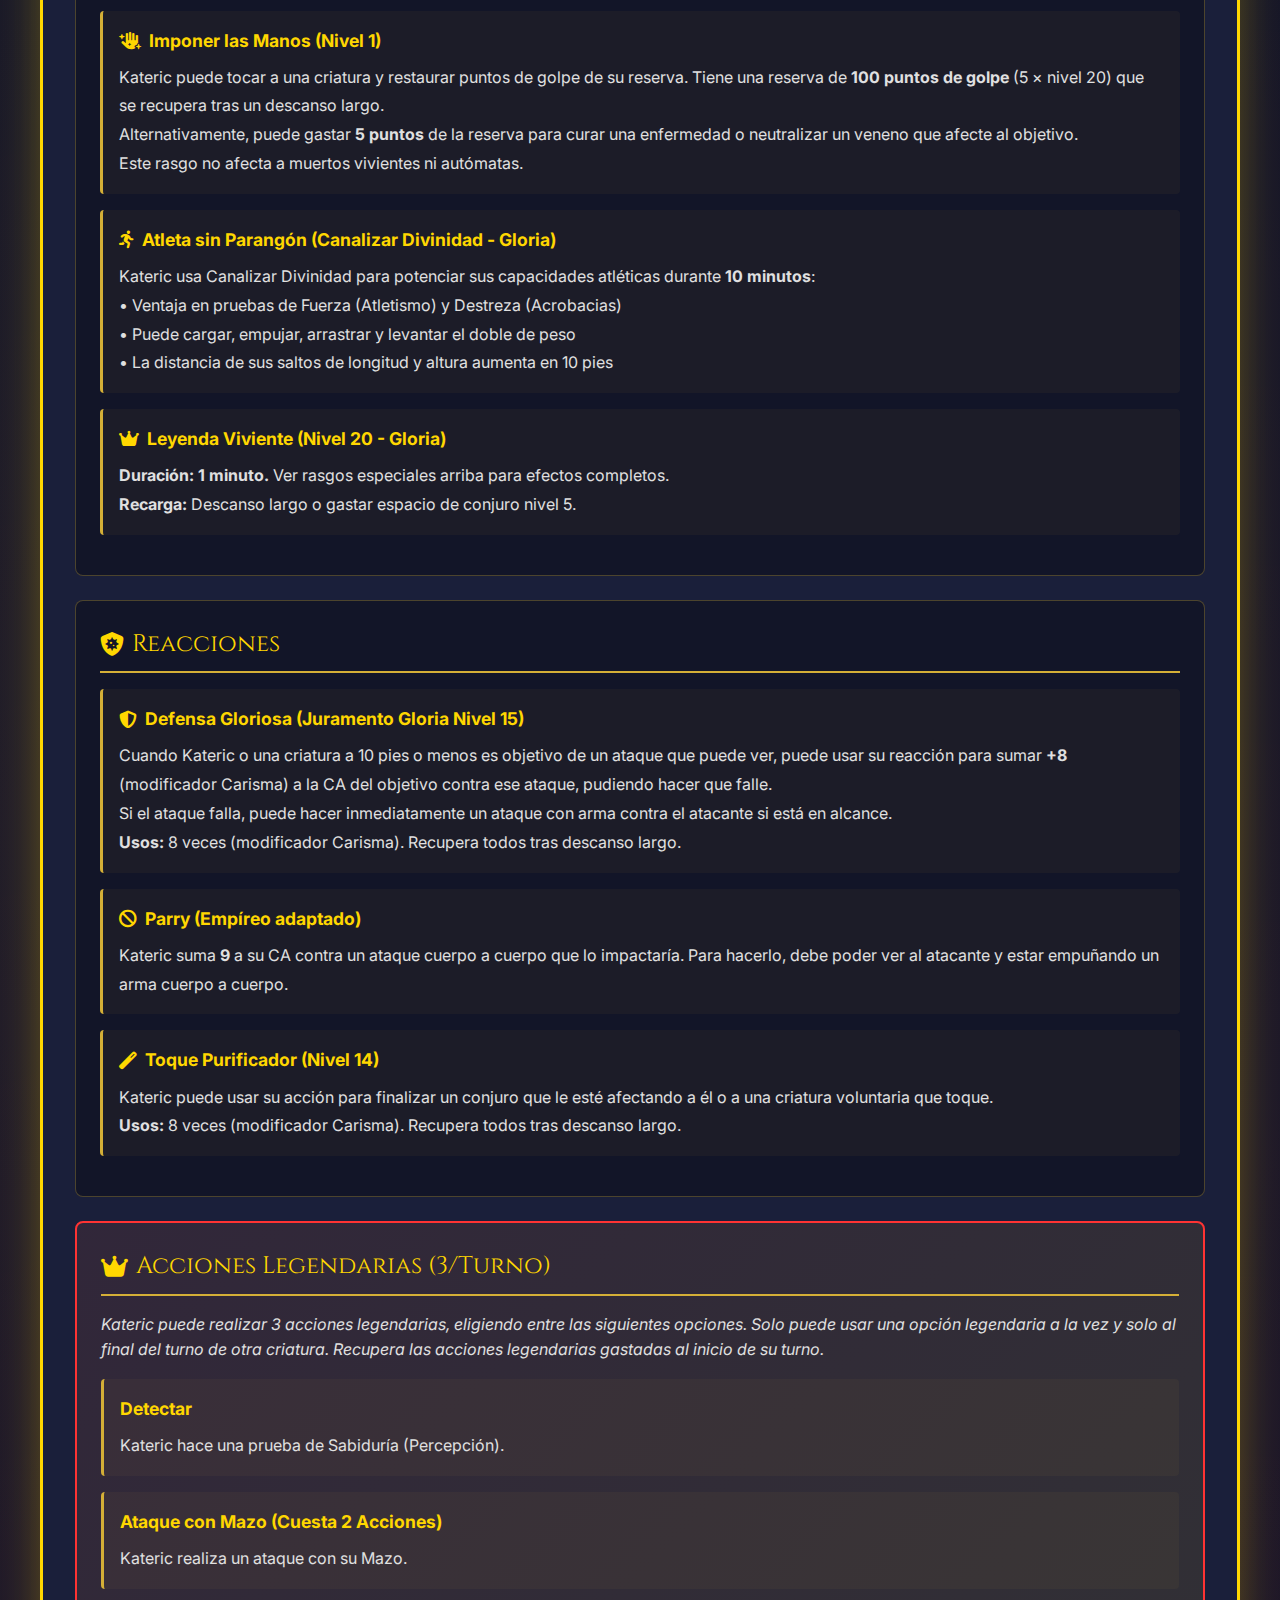
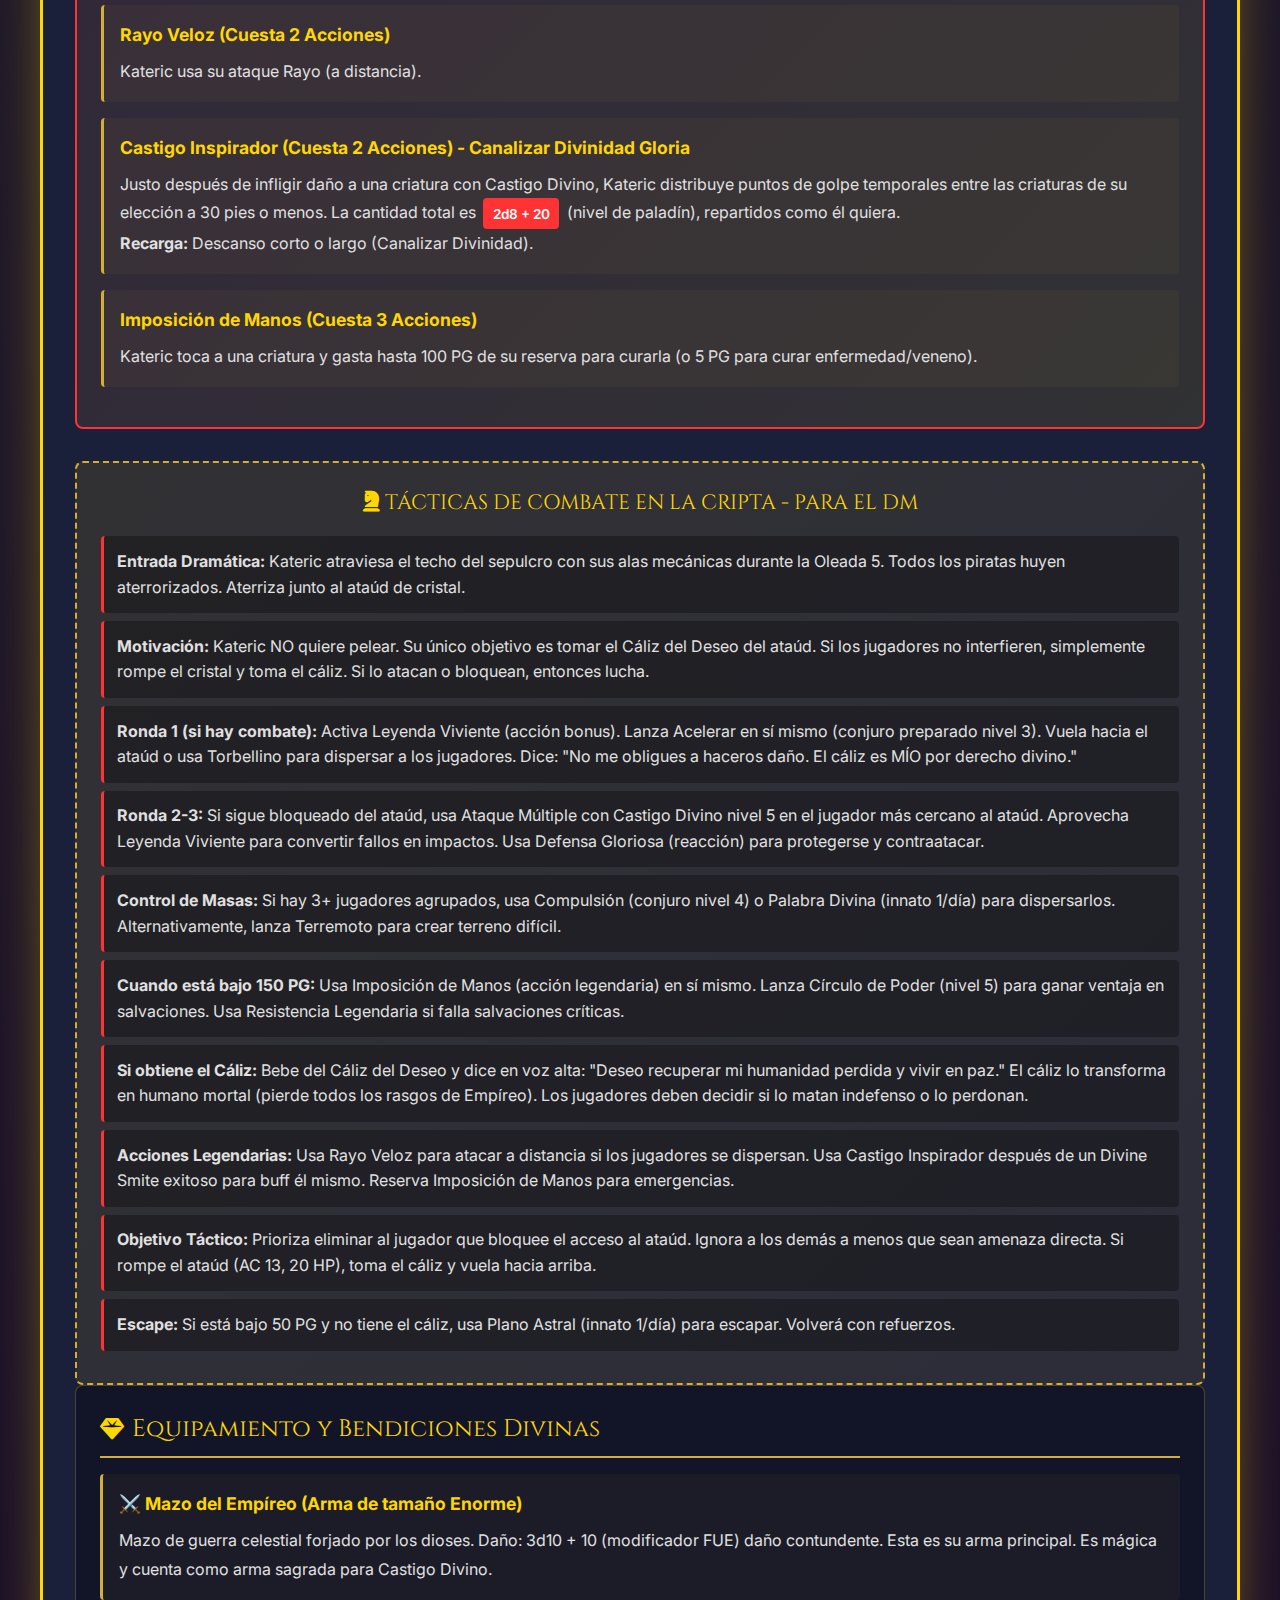
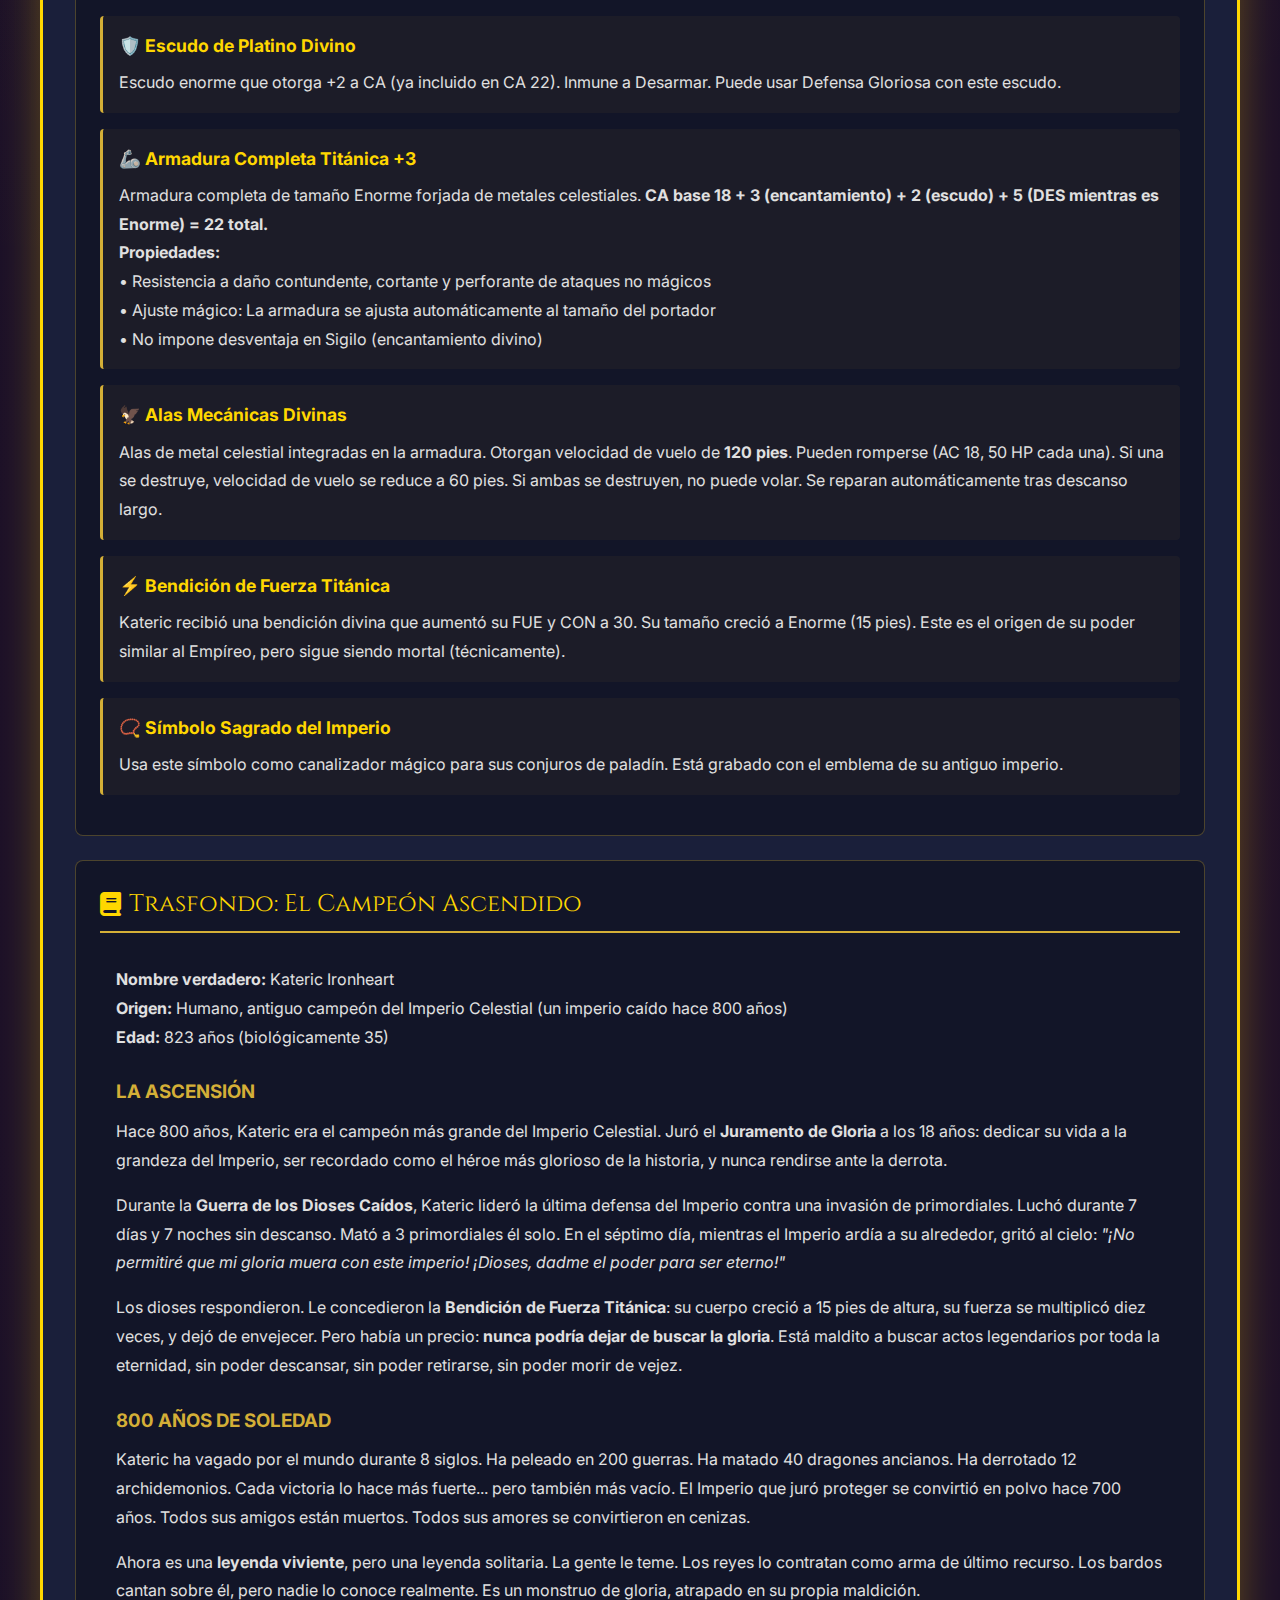
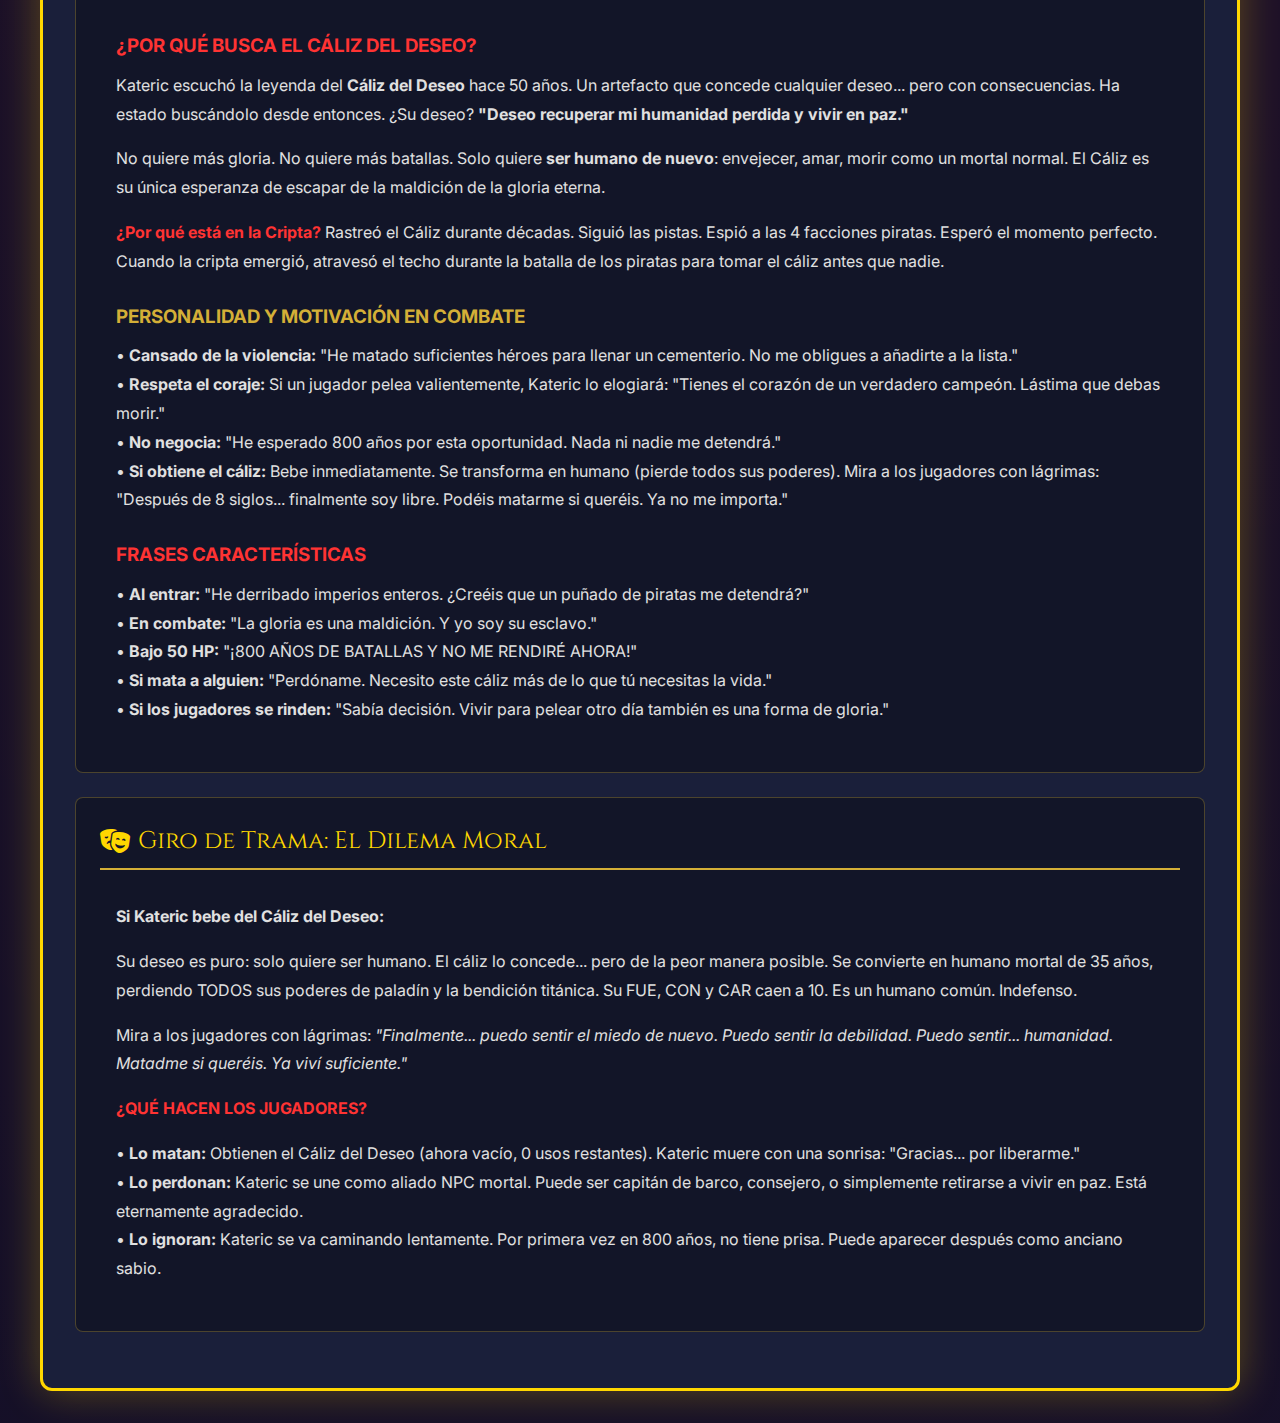
<file: paladin_supremo.html>
<!DOCTYPE html>
<html lang="es">
<head>
    <meta charset="UTF-8">
    <meta name="viewport" content="width=device-width, initial-scale=1.0">
    <title>Paladín de la Corona Supremo - CD 30</title>
    <link rel="stylesheet" href="https://cdnjs.cloudflare.com/ajax/libs/font-awesome/6.4.0/css/all.min.css">
    <link href="https://fonts.googleapis.com/css2?family=Cinzel:wght@400;600;700;900&family=Inter:wght@300;400;600;700&display=swap" rel="stylesheet">
    <style>
        :root {
            --primary-gold: #d4af37;
            --dark-bg: #0a0e27;
            --card-bg: #1a1f3a;
            --accent-red: #ff3333;
            --text-light: #e0e0e0;
            --border-gold: #ffd700;
            --legendary: linear-gradient(135deg, #ff6b35, #f7931e, #ffd700);
        }

        * {
            margin: 0;
            padding: 0;
            box-sizing: border-box;
        }

        body {
            font-family: 'Inter', sans-serif;
            background: var(--dark-bg);
            color: var(--text-light);
            line-height: 1.6;
            padding: 2rem;
            background-image: 
                radial-gradient(circle at 20% 50%, rgba(212, 175, 55, 0.1) 0%, transparent 50%),
                radial-gradient(circle at 80% 80%, rgba(255, 51, 51, 0.1) 0%, transparent 50%);
        }

        .character-sheet {
            max-width: 1200px;
            margin: 0 auto;
            background: var(--card-bg);
            border: 3px solid var(--border-gold);
            border-radius: 12px;
            box-shadow: 0 0 40px rgba(255, 215, 0, 0.3);
            overflow: hidden;
        }

        .header {
            background: var(--legendary);
            padding: 2rem;
            text-align: center;
            border-bottom: 3px solid var(--border-gold);
        }

        .header h1 {
            font-family: 'Cinzel', serif;
            font-size: 3rem;
            font-weight: 900;
            color: #fff;
            text-shadow: 3px 3px 6px rgba(0,0,0,0.8);
            margin-bottom: 0.5rem;
        }

        .header .subtitle {
            font-size: 1.3rem;
            color: #fff;
            font-weight: 600;
            text-shadow: 2px 2px 4px rgba(0,0,0,0.6);
        }

        .challenge-rating {
            display: inline-block;
            background: var(--accent-red);
            color: #fff;
            padding: 0.5rem 1.5rem;
            border-radius: 50px;
            font-size: 1.5rem;
            font-weight: 700;
            margin-top: 1rem;
            box-shadow: 0 4px 15px rgba(255, 51, 51, 0.5);
        }

        .main-content {
            padding: 2rem;
        }

        .stats-grid {
            display: grid;
            grid-template-columns: repeat(auto-fit, minmax(150px, 1fr));
            gap: 1.5rem;
            margin-bottom: 2rem;
        }

        .stat-box {
            background: linear-gradient(135deg, rgba(212, 175, 55, 0.1), rgba(255, 215, 0, 0.05));
            border: 2px solid var(--primary-gold);
            border-radius: 8px;
            padding: 1rem;
            text-align: center;
            transition: transform 0.3s ease;
        }

        .stat-box:hover {
            transform: translateY(-5px);
            box-shadow: 0 5px 20px rgba(212, 175, 55, 0.4);
        }

        .stat-label {
            font-size: 0.9rem;
            color: var(--primary-gold);
            font-weight: 600;
            margin-bottom: 0.5rem;
        }

        .stat-value {
            font-size: 2rem;
            font-weight: 700;
            color: #fff;
        }

        .stat-modifier {
            font-size: 1rem;
            color: var(--text-light);
            opacity: 0.8;
        }

        .section {
            background: rgba(0, 0, 0, 0.3);
            border: 1px solid rgba(212, 175, 55, 0.3);
            border-radius: 8px;
            padding: 1.5rem;
            margin-bottom: 1.5rem;
        }

        .section-title {
            font-family: 'Cinzel', serif;
            font-size: 1.5rem;
            color: var(--border-gold);
            margin-bottom: 1rem;
            padding-bottom: 0.5rem;
            border-bottom: 2px solid var(--primary-gold);
            display: flex;
            align-items: center;
            gap: 0.5rem;
        }

        .ability {
            background: rgba(212, 175, 55, 0.05);
            border-left: 3px solid var(--primary-gold);
            padding: 1rem;
            margin-bottom: 1rem;
            border-radius: 4px;
        }

        .ability-name {
            font-weight: 700;
            color: var(--border-gold);
            font-size: 1.1rem;
            margin-bottom: 0.5rem;
            display: flex;
            align-items: center;
            gap: 0.5rem;
        }

        .ability-desc {
            color: var(--text-light);
            line-height: 1.8;
        }

        .legendary-actions {
            background: linear-gradient(135deg, rgba(255, 107, 53, 0.1), rgba(255, 215, 0, 0.1));
            border: 2px solid var(--accent-red);
        }

        .damage-type {
            display: inline-block;
            background: var(--accent-red);
            color: #fff;
            padding: 0.2rem 0.6rem;
            border-radius: 4px;
            font-size: 0.85rem;
            font-weight: 600;
            margin: 0 0.2rem;
        }

        .cd-highlight {
            color: var(--accent-red);
            font-weight: 700;
            font-size: 1.1em;
        }

        .info-row {
            display: flex;
            justify-content: space-between;
            margin-bottom: 0.5rem;
            padding: 0.5rem;
            background: rgba(0, 0, 0, 0.2);
            border-radius: 4px;
        }

        .info-label {
            color: var(--primary-gold);
            font-weight: 600;
        }

        .attack-block {
            background: rgba(255, 51, 51, 0.1);
            border: 1px solid var(--accent-red);
            padding: 1rem;
            margin-bottom: 0.8rem;
            border-radius: 6px;
        }

        .attack-name {
            font-size: 1.2rem;
            font-weight: 700;
            color: var(--accent-red);
            margin-bottom: 0.5rem;
        }

        .tactics-box {
            background: linear-gradient(135deg, rgba(255, 215, 0, 0.1), rgba(212, 175, 55, 0.1));
            border: 2px dashed var(--primary-gold);
            padding: 1.5rem;
            border-radius: 8px;
            margin-top: 2rem;
        }

        .tactics-title {
            font-family: 'Cinzel', serif;
            font-size: 1.3rem;
            color: var(--border-gold);
            margin-bottom: 1rem;
            text-align: center;
        }

        .tactic-item {
            padding: 0.8rem;
            margin-bottom: 0.5rem;
            background: rgba(0, 0, 0, 0.3);
            border-left: 3px solid var(--accent-red);
            border-radius: 4px;
        }

        @media print {
            body {
                background: white;
                color: black;
            }
            .character-sheet {
                border: 2px solid black;
                box-shadow: none;
            }
        }
    </style>
</head>
<body>
    <div class="character-sheet">
        <div class="header">
            <h1><i class="fas fa-crown"></i> KATERIC IRONHEART</h1>
            <div class="subtitle">Paladín de la Gloria (Nivel 20) - El Campeón Ascendido</div>
            <div class="challenge-rating">
                <i class="fas fa-skull-crossbones"></i> CD 30 | 155,000 PX
            </div>
        </div>

        <div class="main-content">
            <!-- INFORMACIÓN BÁSICA -->
            <div class="section">
                <div class="info-row">
                    <span class="info-label"><i class="fas fa-user"></i> Tipo de Criatura:</span>
                    <span>Humanoide (humano), Bendecido por los Dioses, talla Enorme (15 pies de alto)</span>
                </div>
                <div class="info-row">
                    <span class="info-label"><i class="fas fa-balance-scale"></i> Alineamiento:</span>
                    <span>Legal Bueno (obsesión por la Gloria del Imperio)</span>
                </div>
                <div class="info-row">
                    <span class="info-label"><i class="fas fa-shield"></i> Clase de Armadura:</span>
                    <span><strong>22</strong> (armadura completa natural +3, Escudo +3)</span>
                </div>
                <div class="info-row">
                    <span class="info-label"><i class="fas fa-heart"></i> Puntos de Golpe:</span>
                    <span><strong>313</strong> (19d10 + 190) [Paladín nivel 20]</span>
                </div>
                <div class="info-row">
                    <span class="info-label"><i class="fas fa-running"></i> Velocidad:</span>
                    <span>60 pies (50 base + 10 Aura de Celeridad), volar 120 pies (alas mecánicas divinas)</span>
                </div>
            </div>

            <!-- ATRIBUTOS -->
            <div class="stats-grid">
                <div class="stat-box">
                    <div class="stat-label">FUE</div>
                    <div class="stat-value">30</div>
                    <div class="stat-modifier">(+10)</div>
                </div>
                <div class="stat-box">
                    <div class="stat-label">DES</div>
                    <div class="stat-value">21</div>
                    <div class="stat-modifier">(+5)</div>
                </div>
                <div class="stat-box">
                    <div class="stat-label">CON</div>
                    <div class="stat-value">30</div>
                    <div class="stat-modifier">(+10)</div>
                </div>
                <div class="stat-box">
                    <div class="stat-label">INT</div>
                    <div class="stat-value">21</div>
                    <div class="stat-modifier">(+5)</div>
                </div>
                <div class="stat-box">
                    <div class="stat-label">SAB</div>
                    <div class="stat-value">22</div>
                    <div class="stat-modifier">(+6)</div>
                </div>
                <div class="stat-box">
                    <div class="stat-label">CAR</div>
                    <div class="stat-value">27</div>
                    <div class="stat-modifier">(+8)</div>
                </div>
            </div>

            <!-- SALVACIONES Y HABILIDADES -->
            <div class="section">
                <div class="section-title"><i class="fas fa-dice-d20"></i> Salvaciones y Habilidades</div>
                <div class="info-row">
                    <span class="info-label">Bonificador Competencia:</span>
                    <span>+9 (nivel 20)</span>
                </div>
                <div class="info-row">
                    <span class="info-label">Salvaciones:</span>
                    <span>SAB +15 (competente), CAR +17 (competente)</span>
                </div>
                <div class="info-row">
                    <span class="info-label">Habilidades:</span>
                    <span>Atletismo +19 (competente), Intimidación +17 (competente), Perspicacia +15 (competente), Persuasión +17 (competente), Religión +14 (competente)</span>
                </div>
                <div class="info-row">
                    <span class="info-label">Resistencias:</span>
                    <span>Daño contundente, cortante y perforante de ataques no mágicos</span>
                </div>
                <div class="info-row">
                    <span class="info-label">Inmunidades (Condiciones):</span>
                    <span>Enfermedad (Salud Divina nivel 3), Asustado (Aura de Coraje nivel 10)</span>
                </div>
                <div class="info-row">
                    <span class="info-label">Sentidos:</span>
                    <span>Visión verdadera 120 pies, Percepción pasiva 16</span>
                </div>
                <div class="info-row">
                    <span class="info-label">Idiomas:</span>
                    <span>Común, Celestial, Dracónico, todos los idiomas (Lenguas innato)</span>
                </div>
            </div>

            <!-- RASGOS DE PALADÍN -->
            <div class="section">
                <div class="section-title"><i class="fas fa-star"></i> Rasgos de Clase (Paladín Nivel 20)</div>

                <div class="ability">
                    <div class="ability-name"><i class="fas fa-shield-alt"></i> Aura de Protección (Nivel 6/18)</div>
                    <div class="ability-desc">
                        Kateric y todos los aliados dentro de <strong>30 pies</strong> obtienen un bonificador de <strong>+8</strong> (modificador de Carisma) a todas las tiradas de salvación mientras Kateric esté consciente.
                    </div>
                </div>

                <div class="ability">
                    <div class="ability-name"><i class="fas fa-running"></i> Aura de Celeridad (Juramento Gloria Nivel 7/18)</div>
                    <div class="ability-desc">
                        La velocidad caminando de Kateric aumenta en 10 pies. Los aliados que empiecen su turno dentro de <strong>10 pies</strong> de Kateric ganan +10 pies de velocidad hasta el final de ese turno.
                    </div>
                </div>

                <div class="ability">
                    <div class="ability-name"><i class="fas fa-fist-raised"></i> Castigo Divino Mejorado (Nivel 11)</div>
                    <div class="ability-desc">
                        Todos los ataques con arma cuerpo a cuerpo de Kateric infligen <span class="damage-type">1d8 daño radiante</span> adicional automáticamente (sin gastar espacios de conjuro).
                    </div>
                </div>

                <div class="ability">
                    <div class="ability-name"><i class="fas fa-heart"></i> Aura de Coraje (Nivel 10/18)</div>
                    <div class="ability-desc">
                        Ni Kateric ni las criaturas amistosas a <strong>30 pies</strong> o menos pueden ser asustadas mientras Kateric esté consciente.
                    </div>
                </div>

                <div class="ability">
                    <div class="ability-name"><i class="fas fa-hand-sparkles"></i> Salud Divina (Nivel 3)</div>
                    <div class="ability-desc">
                        Kateric es inmune a todas las enfermedades.
                    </div>
                </div>

                <div class="ability">
                    <div class="ability-name"><i class="fas fa-ban"></i> Toque Purificador (Nivel 14)</div>
                    <div class="ability-desc">
                        Kateric puede usar su acción para finalizar un conjuro que le esté afectando a él o a una criatura voluntaria que toque. Puede usar este rasgo <strong>8 veces</strong> (modificador Carisma). Recupera todos los usos tras un descanso largo.
                    </div>
                </div>

                <div class="ability">
                    <div class="ability-name"><i class="fas fa-crown"></i> Leyenda Viviente (Juramento Gloria Nivel 20)</div>
                    <div class="ability-desc">
                        <strong>Como acción adicional</strong>, Kateric puede activar este poder durante <strong>1 minuto</strong> (10 turnos):<br>
                        • <strong>Presencia Sobrenatural:</strong> Ventaja en todas las pruebas de Carisma<br>
                        • <strong>Golpes Inevitables:</strong> Una vez por turno, si falla un ataque con arma, puede hacer que impacte<br>
                        • <strong>Destino Inquebrantable:</strong> Si falla una tirada de salvación, puede usar su reacción para volver a tirar (debe usar el nuevo resultado)<br>
                        <strong>Recarga:</strong> Descanso largo, o gastando un espacio de conjuro de nivel 5
                    </div>
                </div>

                <div class="ability">
                    <div class="ability-name"><i class="fas fa-magic"></i> CD de Conjuros de Paladín</div>
                    <div class="ability-desc">
                        <span class="cd-highlight">CD 25</span> (8 + 9 competencia + 8 Carisma)<br>
                        <strong>Bonificador de ataque con conjuro:</strong> +17 (9 + 8 Carisma)<br>
                        <strong>Espacios de conjuro:</strong> Nivel 1 (4), Nivel 2 (3), Nivel 3 (3), Nivel 4 (3), Nivel 5 (2)
                    </div>
                </div>

                <div class="ability">
                    <div class="ability-name"><i class="fas fa-magic"></i> Lanzamiento Innato</div>
                    <div class="ability-desc">
                        Aptitud mágica: Carisma (CD 25). Puede lanzar los siguientes conjuros sin componentes materiales:<br>
                        <strong>A voluntad:</strong> Restauración menor, Paso sin rastro<br>
                        <strong>3/día cada uno:</strong> Dispersar magia, Levitar<br>
                        <strong>1/día cada uno:</strong> Palabra divina, Plano astral, Terremoto, Tormenta de fuego
                    </div>
                </div>

                <div class="ability">
                    <div class="ability-name"><i class="fas fa-eye"></i> Visión Verdadera</div>
                    <div class="ability-desc">
                        Kateric puede ver en oscuridad normal y mágica, ver criaturas invisibles, detectar ilusiones automáticamente, y ver la forma verdadera de cambiaformas y criaturas transformadas, todo dentro de 120 pies.
                    </div>
                </div>

                <div class="ability">
                    <div class="ability-name"><i class="fas fa-bolt"></i> Armas Mágicas</div>
                    <div class="ability-desc">
                        Los ataques con arma de Kateric son mágicos (ignoran resistencia a daño no mágico).
                    </div>
                </div>

                <div class="ability">
                    <div class="ability-name"><i class="fas fa-heart-broken"></i> Resistencia Legendaria (3/Día)</div>
                    <div class="ability-desc">
                        Si Kateric falla una tirada de salvación, puede elegir tener éxito en su lugar.
                    </div>
                </div>
            </div>

            <!-- ACCIONES -->
            <div class="section">
                <div class="section-title"><i class="fas fa-sword"></i> Acciones</div>

                <div class="ability">
                    <div class="ability-name"><i class="fas fa-hand-rock"></i> Ataque Múltiple (Nivel 5)</div>
                    <div class="ability-desc">
                        Kateric realiza <strong>dos</strong> ataques con su Mazo o puede reemplazar un ataque por lanzar un conjuro.
                    </div>
                </div>

                <div class="attack-block">
                    <div class="attack-name">⚔️ Mazo (Empíreo, adaptado a Enorme)</div>
                    <div class="ability-desc">
                        <strong>Ataque con arma cuerpo a cuerpo:</strong> +19 al ataque (10 FUE + 9 competencia), alcance 10 pies, una criatura.<br>
                        <strong>Impacto:</strong> 3d10 + 10 daño contundente + 1d8 daño radiante (Castigo Divino Mejorado) = <strong>promedio 33 daño</strong><br>
                        <strong>+ Castigo Divino (opcional):</strong> Puede gastar un espacio de conjuro para añadir 2d8 (nivel 1) hasta 6d8 (nivel 5) daño radiante adicional. Si el objetivo es muerto viviente o infernal, añade 1d8 más.<br>
                        <strong>Ejemplo con Castigo Divino nivel 5:</strong> 3d10 + 10 + 1d8 + 6d8 = promedio <strong>67 daño total</strong> (80 contra undead/fiends)
                    </div>
                </div>

                <div class="attack-block">
                    <div class="attack-name">🏹 Rayo (Empíreo, innato)</div>
                    <div class="ability-desc">
                        <strong>Ataque con conjuro a distancia:</strong> +17 al ataque (8 CAR + 9 competencia), alcance 600 pies, una criatura.<br>
                        <strong>Impacto:</strong> <span class="damage-type">7d6 daño de elección</span> (ácido, frío, fuego, fuerza, relámpago, radiante o trueno)
                    </div>
                </div>

                <div class="ability">
                    <div class="ability-name"><i class="fas fa-wind"></i> Torbellino (Empíreo, innato - Recarga 4-6)</div>
                    <div class="ability-desc">
                        Kateric se mueve hasta su velocidad de vuelo. Durante este movimiento, puede entrar en el espacio de criaturas Enormes o más pequeñas. Cada criatura cuyo espacio entre debe hacer tirada de salvación de <span class="cd-highlight">Fuerza CD 27</span> (8 + 9 + 10 FUE). Si falla, recibe <span class="damage-type">3d10 + 10 daño contundente</span> y es empujada 20 pies en dirección aleatoria fuera del camino de Kateric. Si la criatura no tiene espacio para moverse, cae derribada.
                    </div>
                </div>

                <div class="ability">
                    <div class="ability-name"><i class="fas fa-magic"></i> Lanzar Conjuros de Paladín</div>
                    <div class="ability-desc">
                        Kateric puede lanzar conjuros de paladín usando sus espacios de conjuro. <strong>CD 25</strong>, bonificador +17.<br>
                        <strong>Conjuros de Juramento (Gloria) siempre preparados:</strong><br>
                        • Nivel 1: Heroísmo, Saeta guía<br>
                        • Nivel 2: Arma mágica, Potenciar característica<br>
                        • Nivel 3: Acelerar, Protección contra energía<br>
                        • Nivel 4: Compulsión, Libertad de movimiento<br>
                        • Nivel 5: Comunión, Golpe flamígero<br><br>
                        <strong>Otros conjuros sugeridos preparados:</strong><br>
                        • Nivel 1: Curar heridas, Detectar bien y mal<br>
                        • Nivel 2: Ayuda, Encontrar montura<br>
                        • Nivel 3: Disipar magia, Revivir<br>
                        • Nivel 4: Hallar sirviente superior<br>
                        • Nivel 5: Círculo de poder
                    </div>
                </div>

                <div class="ability">
                    <div class="ability-name"><i class="fas fa-circle-notch"></i> Lanzamiento Innato (Empíreo)</div>
                    <div class="ability-desc">
                        <strong>A voluntad:</strong> Restauración menor, Paso sin rastro<br>
                        <strong>3/día:</strong> Dispersar magia, Levitar<br>
                        <strong>1/día:</strong> Palabra divina, Plano astral, Terremoto, Tormenta de fuego
                    </div>
                </div>
            </div>

            <!-- ACCIONES DE BONIFICACIÓN -->
            <div class="section">
                <div class="section-title"><i class="fas fa-bolt"></i> Acciones de Bonificación</div>

                <div class="ability">
                    <div class="ability-name"><i class="fas fa-hand-sparkles"></i> Imponer las Manos (Nivel 1)</div>
                    <div class="ability-desc">
                        Kateric puede tocar a una criatura y restaurar puntos de golpe de su reserva. Tiene una reserva de <strong>100 puntos de golpe</strong> (5 × nivel 20) que se recupera tras un descanso largo.<br>
                        Alternativamente, puede gastar <strong>5 puntos</strong> de la reserva para curar una enfermedad o neutralizar un veneno que afecte al objetivo.<br>
                        Este rasgo no afecta a muertos vivientes ni autómatas.
                    </div>
                </div>

                <div class="ability">
                    <div class="ability-name"><i class="fas fa-running"></i> Atleta sin Parangón (Canalizar Divinidad - Gloria)</div>
                    <div class="ability-desc">
                        Kateric usa Canalizar Divinidad para potenciar sus capacidades atléticas durante <strong>10 minutos</strong>:<br>
                        • Ventaja en pruebas de Fuerza (Atletismo) y Destreza (Acrobacias)<br>
                        • Puede cargar, empujar, arrastrar y levantar el doble de peso<br>
                        • La distancia de sus saltos de longitud y altura aumenta en 10 pies
                    </div>
                </div>

                <div class="ability">
                    <div class="ability-name"><i class="fas fa-crown"></i> Leyenda Viviente (Nivel 20 - Gloria)</div>
                    <div class="ability-desc">
                        <strong>Duración: 1 minuto.</strong> Ver rasgos especiales arriba para efectos completos.<br>
                        <strong>Recarga:</strong> Descanso largo o gastar espacio de conjuro nivel 5.
                    </div>
                </div>
            </div>

            <!-- REACCIONES -->
            <div class="section">
                <div class="section-title"><i class="fas fa-shield-virus"></i> Reacciones</div>

                <div class="ability">
                    <div class="ability-name"><i class="fas fa-shield-alt"></i> Defensa Gloriosa (Juramento Gloria Nivel 15)</div>
                    <div class="ability-desc">
                        Cuando Kateric o una criatura a 10 pies o menos es objetivo de un ataque que puede ver, puede usar su reacción para sumar <strong>+8</strong> (modificador Carisma) a la CA del objetivo contra ese ataque, pudiendo hacer que falle.<br>
                        Si el ataque falla, puede hacer inmediatamente un ataque con arma contra el atacante si está en alcance.<br>
                        <strong>Usos:</strong> 8 veces (modificador Carisma). Recupera todos tras descanso largo.
                    </div>
                </div>

                <div class="ability">
                    <div class="ability-name"><i class="fas fa-ban"></i> Parry (Empíreo adaptado)</div>
                    <div class="ability-desc">
                        Kateric suma <strong>9</strong> a su CA contra un ataque cuerpo a cuerpo que lo impactaría. Para hacerlo, debe poder ver al atacante y estar empuñando un arma cuerpo a cuerpo.
                    </div>
                </div>

                <div class="ability">
                    <div class="ability-name"><i class="fas fa-magic"></i> Toque Purificador (Nivel 14)</div>
                    <div class="ability-desc">
                        Kateric puede usar su acción para finalizar un conjuro que le esté afectando a él o a una criatura voluntaria que toque.<br>
                        <strong>Usos:</strong> 8 veces (modificador Carisma). Recupera todos tras descanso largo.
                    </div>
                </div>
            </div>

            <!-- ACCIONES LEGENDARIAS -->
            <div class="section legendary-actions">
                <div class="section-title"><i class="fas fa-crown"></i> Acciones Legendarias (3/Turno)</div>
                <p style="margin-bottom: 1rem; font-style: italic;">Kateric puede realizar 3 acciones legendarias, eligiendo entre las siguientes opciones. Solo puede usar una opción legendaria a la vez y solo al final del turno de otra criatura. Recupera las acciones legendarias gastadas al inicio de su turno.</p>

                <div class="ability">
                    <div class="ability-name">Detectar</div>
                    <div class="ability-desc">
                        Kateric hace una prueba de Sabiduría (Percepción).
                    </div>
                </div>

                <div class="ability">
                    <div class="ability-name">Ataque con Mazo (Cuesta 2 Acciones)</div>
                    <div class="ability-desc">
                        Kateric realiza un ataque con su Mazo.
                    </div>
                </div>

                <div class="ability">
                    <div class="ability-name">Rayo Veloz (Cuesta 2 Acciones)</div>
                    <div class="ability-desc">
                        Kateric usa su ataque Rayo (a distancia).
                    </div>
                </div>

                <div class="ability">
                    <div class="ability-name">Castigo Inspirador (Cuesta 2 Acciones) - Canalizar Divinidad Gloria</div>
                    <div class="ability-desc">
                        Justo después de infligir daño a una criatura con Castigo Divino, Kateric distribuye puntos de golpe temporales entre las criaturas de su elección a 30 pies o menos. La cantidad total es <span class="damage-type">2d8 + 20</span> (nivel de paladín), repartidos como él quiera.<br>
                        <strong>Recarga:</strong> Descanso corto o largo (Canalizar Divinidad).
                    </div>
                </div>

                <div class="ability">
                    <div class="ability-name">Imposición de Manos (Cuesta 3 Acciones)</div>
                    <div class="ability-desc">
                        Kateric toca a una criatura y gasta hasta 100 PG de su reserva para curarla (o 5 PG para curar enfermedad/veneno).
                    </div>
                </div>
            </div>

            <!-- TÁCTICAS DE COMBATE -->
            <div class="tactics-box">
                <div class="tactics-title"><i class="fas fa-chess-knight"></i> TÁCTICAS DE COMBATE EN LA CRIPTA - PARA EL DM</div>
                
                <div class="tactic-item">
                    <strong>Entrada Dramática:</strong> Kateric atraviesa el techo del sepulcro con sus alas mecánicas durante la Oleada 5. Todos los piratas huyen aterrorizados. Aterriza junto al ataúd de cristal.
                </div>

                <div class="tactic-item">
                    <strong>Motivación:</strong> Kateric NO quiere pelear. Su único objetivo es tomar el Cáliz del Deseo del ataúd. Si los jugadores no interfieren, simplemente rompe el cristal y toma el cáliz. Si lo atacan o bloquean, entonces lucha.
                </div>

                <div class="tactic-item">
                    <strong>Ronda 1 (si hay combate):</strong> Activa Leyenda Viviente (acción bonus). Lanza Acelerar en sí mismo (conjuro preparado nivel 3). Vuela hacia el ataúd o usa Torbellino para dispersar a los jugadores. Dice: "No me obligues a haceros daño. El cáliz es MÍO por derecho divino."
                </div>

                <div class="tactic-item">
                    <strong>Ronda 2-3:</strong> Si sigue bloqueado del ataúd, usa Ataque Múltiple con Castigo Divino nivel 5 en el jugador más cercano al ataúd. Aprovecha Leyenda Viviente para convertir fallos en impactos. Usa Defensa Gloriosa (reacción) para protegerse y contraatacar.
                </div>

                <div class="tactic-item">
                    <strong>Control de Masas:</strong> Si hay 3+ jugadores agrupados, usa Compulsión (conjuro nivel 4) o Palabra Divina (innato 1/día) para dispersarlos. Alternativamente, lanza Terremoto para crear terreno difícil.
                </div>

                <div class="tactic-item">
                    <strong>Cuando está bajo 150 PG:</strong> Usa Imposición de Manos (acción legendaria) en sí mismo. Lanza Círculo de Poder (nivel 5) para ganar ventaja en salvaciones. Usa Resistencia Legendaria si falla salvaciones críticas.
                </div>

                <div class="tactic-item">
                    <strong>Si obtiene el Cáliz:</strong> Bebe del Cáliz del Deseo y dice en voz alta: "Deseo recuperar mi humanidad perdida y vivir en paz." El cáliz lo transforma en humano mortal (pierde todos los rasgos de Empíreo). Los jugadores deben decidir si lo matan indefenso o lo perdonan.
                </div>

                <div class="tactic-item">
                    <strong>Acciones Legendarias:</strong> Usa Rayo Veloz para atacar a distancia si los jugadores se dispersan. Usa Castigo Inspirador después de un Divine Smite exitoso para buff él mismo. Reserva Imposición de Manos para emergencias.
                </div>

                <div class="tactic-item">
                    <strong>Objetivo Táctico:</strong> Prioriza eliminar al jugador que bloquee el acceso al ataúd. Ignora a los demás a menos que sean amenaza directa. Si rompe el ataúd (AC 13, 20 HP), toma el cáliz y vuela hacia arriba.
                </div>

                <div class="tactic-item">
                    <strong>Escape:</strong> Si está bajo 50 PG y no tiene el cáliz, usa Plano Astral (innato 1/día) para escapar. Volverá con refuerzos.
                </div>
            </div>

            <!-- EQUIPAMIENTO -->
            <div class="section">
                <div class="section-title"><i class="fas fa-gem"></i> Equipamiento y Bendiciones Divinas</div>

                <div class="ability">
                    <div class="ability-name">⚔️ Mazo del Empíreo (Arma de tamaño Enorme)</div>
                    <div class="ability-desc">
                        Mazo de guerra celestial forjado por los dioses. Daño: 3d10 + 10 (modificador FUE) daño contundente. Esta es su arma principal. Es mágica y cuenta como arma sagrada para Castigo Divino.
                    </div>
                </div>

                <div class="ability">
                    <div class="ability-name">🛡️ Escudo de Platino Divino</div>
                    <div class="ability-desc">
                        Escudo enorme que otorga +2 a CA (ya incluido en CA 22). Inmune a Desarmar. Puede usar Defensa Gloriosa con este escudo.
                    </div>
                </div>

                <div class="ability">
                    <div class="ability-name">🦾 Armadura Completa Titánica +3</div>
                    <div class="ability-desc">
                        Armadura completa de tamaño Enorme forjada de metales celestiales. <strong>CA base 18 + 3 (encantamiento) + 2 (escudo) + 5 (DES mientras es Enorme) = 22 total.</strong><br>
                        <strong>Propiedades:</strong><br>
                        • Resistencia a daño contundente, cortante y perforante de ataques no mágicos<br>
                        • Ajuste mágico: La armadura se ajusta automáticamente al tamaño del portador<br>
                        • No impone desventaja en Sigilo (encantamiento divino)
                    </div>
                </div>

                <div class="ability">
                    <div class="ability-name">🦅 Alas Mecánicas Divinas</div>
                    <div class="ability-desc">
                        Alas de metal celestial integradas en la armadura. Otorgan velocidad de vuelo de <strong>120 pies</strong>. Pueden romperse (AC 18, 50 HP cada una). Si una se destruye, velocidad de vuelo se reduce a 60 pies. Si ambas se destruyen, no puede volar. Se reparan automáticamente tras descanso largo.
                    </div>
                </div>

                <div class="ability">
                    <div class="ability-name">⚡ Bendición de Fuerza Titánica</div>
                    <div class="ability-desc">
                        Kateric recibió una bendición divina que aumentó su FUE y CON a 30. Su tamaño creció a Enorme (15 pies). Este es el origen de su poder similar al Empíreo, pero sigue siendo mortal (técnicamente).
                    </div>
                </div>

                <div class="ability">
                    <div class="ability-name">📿 Símbolo Sagrado del Imperio</div>
                    <div class="ability-desc">
                        Usa este símbolo como canalizador mágico para sus conjuros de paladín. Está grabado con el emblema de su antiguo imperio.
                    </div>
                </div>
            </div>

            <!-- HISTORIA Y MOTIVACIÓN -->
            <div class="section">
                <div class="section-title"><i class="fas fa-book"></i> Trasfondo: El Campeón Ascendido</div>
                <div class="ability-desc" style="padding: 1rem;">
                    <p style="margin-bottom: 1rem;">
                        <strong>Nombre verdadero:</strong> Kateric Ironheart<br>
                        <strong>Origen:</strong> Humano, antiguo campeón del Imperio Celestial (un imperio caído hace 800 años)<br>
                        <strong>Edad:</strong> 823 años (biológicamente 35)
                    </p>

                    <h3 style="color: var(--primary-gold); margin: 1.5rem 0 0.5rem 0;">LA ASCENSIÓN</h3>
                    <p style="margin-bottom: 1rem;">
                        Hace 800 años, Kateric era el campeón más grande del Imperio Celestial. Juró el <strong>Juramento de Gloria</strong> a los 18 años: dedicar su vida a la grandeza del Imperio, ser recordado como el héroe más glorioso de la historia, y nunca rendirse ante la derrota.
                    </p>
                    <p style="margin-bottom: 1rem;">
                        Durante la <strong>Guerra de los Dioses Caídos</strong>, Kateric lideró la última defensa del Imperio contra una invasión de primordiales. Luchó durante 7 días y 7 noches sin descanso. Mató a 3 primordiales él solo. En el séptimo día, mientras el Imperio ardía a su alrededor, gritó al cielo: <em>"¡No permitiré que mi gloria muera con este imperio! ¡Dioses, dadme el poder para ser eterno!"</em>
                    </p>
                    <p style="margin-bottom: 1rem;">
                        Los dioses respondieron. Le concedieron la <strong>Bendición de Fuerza Titánica</strong>: su cuerpo creció a 15 pies de altura, su fuerza se multiplicó diez veces, y dejó de envejecer. Pero había un precio: <strong>nunca podría dejar de buscar la gloria</strong>. Está maldito a buscar actos legendarios por toda la eternidad, sin poder descansar, sin poder retirarse, sin poder morir de vejez.
                    </p>

                    <h3 style="color: var(--primary-gold); margin: 1.5rem 0 0.5rem 0;">800 AÑOS DE SOLEDAD</h3>
                    <p style="margin-bottom: 1rem;">
                        Kateric ha vagado por el mundo durante 8 siglos. Ha peleado en 200 guerras. Ha matado 40 dragones ancianos. Ha derrotado 12 archidemonios. Cada victoria lo hace más fuerte... pero también más vacío. El Imperio que juró proteger se convirtió en polvo hace 700 años. Todos sus amigos están muertos. Todos sus amores se convirtieron en cenizas.
                    </p>
                    <p style="margin-bottom: 1rem;">
                        Ahora es una <strong>leyenda viviente</strong>, pero una leyenda solitaria. La gente le teme. Los reyes lo contratan como arma de último recurso. Los bardos cantan sobre él, pero nadie lo conoce realmente. Es un monstruo de gloria, atrapado en su propia maldición.
                    </p>

                    <h3 style="color: var(--accent-red); margin: 1.5rem 0 0.5rem 0;">¿POR QUÉ BUSCA EL CÁLIZ DEL DESEO?</h3>
                    <p style="margin-bottom: 1rem;">
                        Kateric escuchó la leyenda del <strong>Cáliz del Deseo</strong> hace 50 años. Un artefacto que concede cualquier deseo... pero con consecuencias. Ha estado buscándolo desde entonces. ¿Su deseo? <strong>"Deseo recuperar mi humanidad perdida y vivir en paz."</strong>
                    </p>
                    <p style="margin-bottom: 1rem;">
                        No quiere más gloria. No quiere más batallas. Solo quiere <strong>ser humano de nuevo</strong>: envejecer, amar, morir como un mortal normal. El Cáliz es su única esperanza de escapar de la maldición de la gloria eterna.
                    </p>
                    <p style="margin-bottom: 1rem;">
                        <strong style="color: var(--accent-red);">¿Por qué está en la Cripta?</strong> Rastreó el Cáliz durante décadas. Siguió las pistas. Espió a las 4 facciones piratas. Esperó el momento perfecto. Cuando la cripta emergió, atravesó el techo durante la batalla de los piratas para tomar el cáliz antes que nadie.
                    </p>

                    <h3 style="color: var(--primary-gold); margin: 1.5rem 0 0.5rem 0;">PERSONALIDAD Y MOTIVACIÓN EN COMBATE</h3>
                    <p style="margin-bottom: 1rem;">
                        • <strong>Cansado de la violencia:</strong> "He matado suficientes héroes para llenar un cementerio. No me obligues a añadirte a la lista."<br>
                        • <strong>Respeta el coraje:</strong> Si un jugador pelea valientemente, Kateric lo elogiará: "Tienes el corazón de un verdadero campeón. Lástima que debas morir."<br>
                        • <strong>No negocia:</strong> "He esperado 800 años por esta oportunidad. Nada ni nadie me detendrá."<br>
                        • <strong>Si obtiene el cáliz:</strong> Bebe inmediatamente. Se transforma en humano (pierde todos sus poderes). Mira a los jugadores con lágrimas: "Después de 8 siglos... finalmente soy libre. Podéis matarme si queréis. Ya no me importa."
                    </p>

                    <h3 style="color: var(--accent-red); margin: 1.5rem 0 0.5rem 0;">FRASES CARACTERÍSTICAS</h3>
                    <p style="margin-bottom: 0.5rem;">
                        • <strong>Al entrar:</strong> "He derribado imperios enteros. ¿Creéis que un puñado de piratas me detendrá?"<br>
                        • <strong>En combate:</strong> "La gloria es una maldición. Y yo soy su esclavo."<br>
                        • <strong>Bajo 50 HP:</strong> "¡800 AÑOS DE BATALLAS Y NO ME RENDIRÉ AHORA!"<br>
                        • <strong>Si mata a alguien:</strong> "Perdóname. Necesito este cáliz más de lo que tú necesitas la vida."<br>
                        • <strong>Si los jugadores se rinden:</strong> "Sabía decisión. Vivir para pelear otro día también es una forma de gloria."
                    </p>
                </div>
            </div>

            <!-- GIRO DE TRAMA OPCIONAL -->
            <div class="section">
                <div class="section-title"><i class="fas fa-theater-masks"></i> Giro de Trama: El Dilema Moral</div>
                <div class="ability-desc" style="padding: 1rem;">
                    <p style="margin-bottom: 1rem;">
                        <strong>Si Kateric bebe del Cáliz del Deseo:</strong>
                    </p>
                    <p style="margin-bottom: 1rem;">
                        Su deseo es puro: solo quiere ser humano. El cáliz lo concede... pero de la peor manera posible. Se convierte en humano mortal de 35 años, perdiendo TODOS sus poderes de paladín y la bendición titánica. Su FUE, CON y CAR caen a 10. Es un humano común. Indefenso.
                    </p>
                    <p style="margin-bottom: 1rem;">
                        Mira a los jugadores con lágrimas: <em>"Finalmente... puedo sentir el miedo de nuevo. Puedo sentir la debilidad. Puedo sentir... humanidad. Matadme si queréis. Ya viví suficiente."</em>
                    </p>
                    <p style="margin-bottom: 1rem;">
                        <strong style="color: var(--accent-red);">¿QUÉ HACEN LOS JUGADORES?</strong>
                    </p>
                    <p style="margin-bottom: 0.5rem;">
                        • <strong>Lo matan:</strong> Obtienen el Cáliz del Deseo (ahora vacío, 0 usos restantes). Kateric muere con una sonrisa: "Gracias... por liberarme."<br>
                        • <strong>Lo perdonan:</strong> Kateric se une como aliado NPC mortal. Puede ser capitán de barco, consejero, o simplemente retirarse a vivir en paz. Está eternamente agradecido.<br>
                        • <strong>Lo ignoran:</strong> Kateric se va caminando lentamente. Por primera vez en 800 años, no tiene prisa. Puede aparecer después como anciano sabio.
                    </p>
                </div>
            </div>

        </div>
    </div>
</body>
</html>
</file>
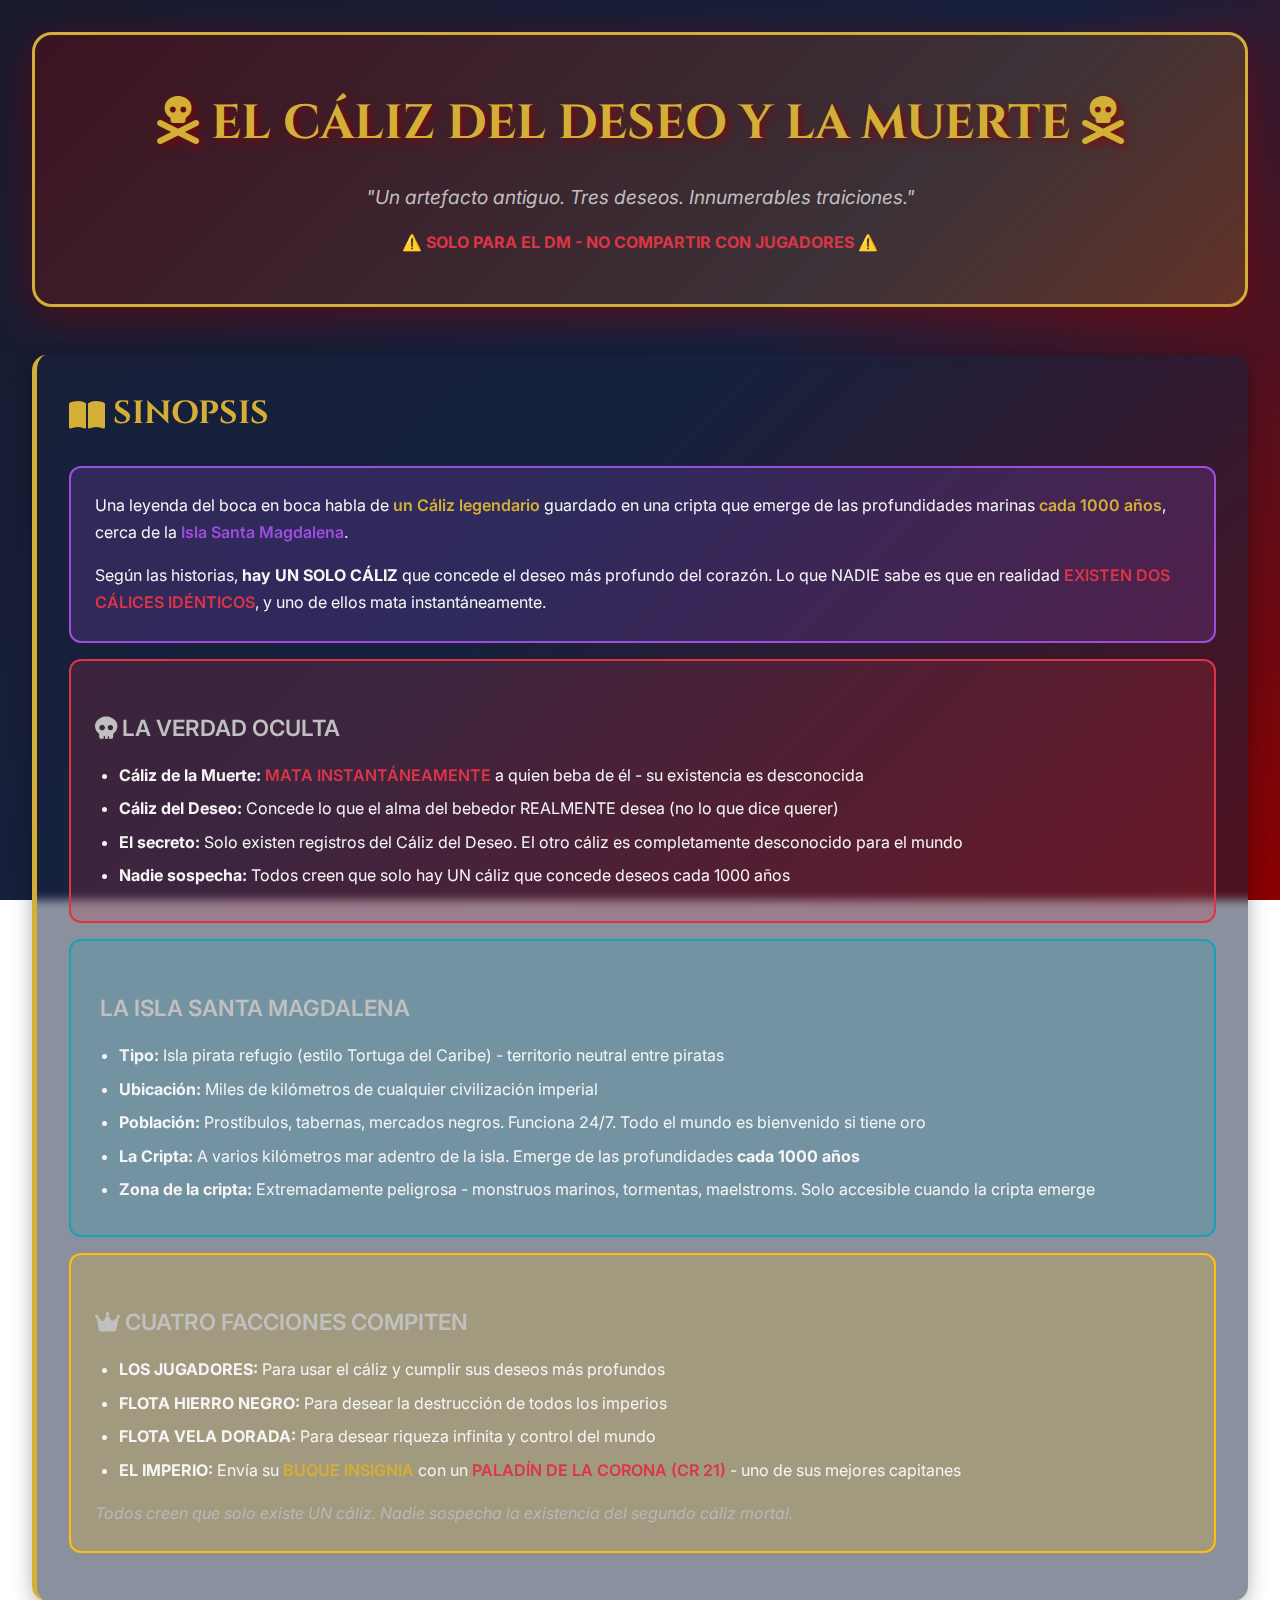
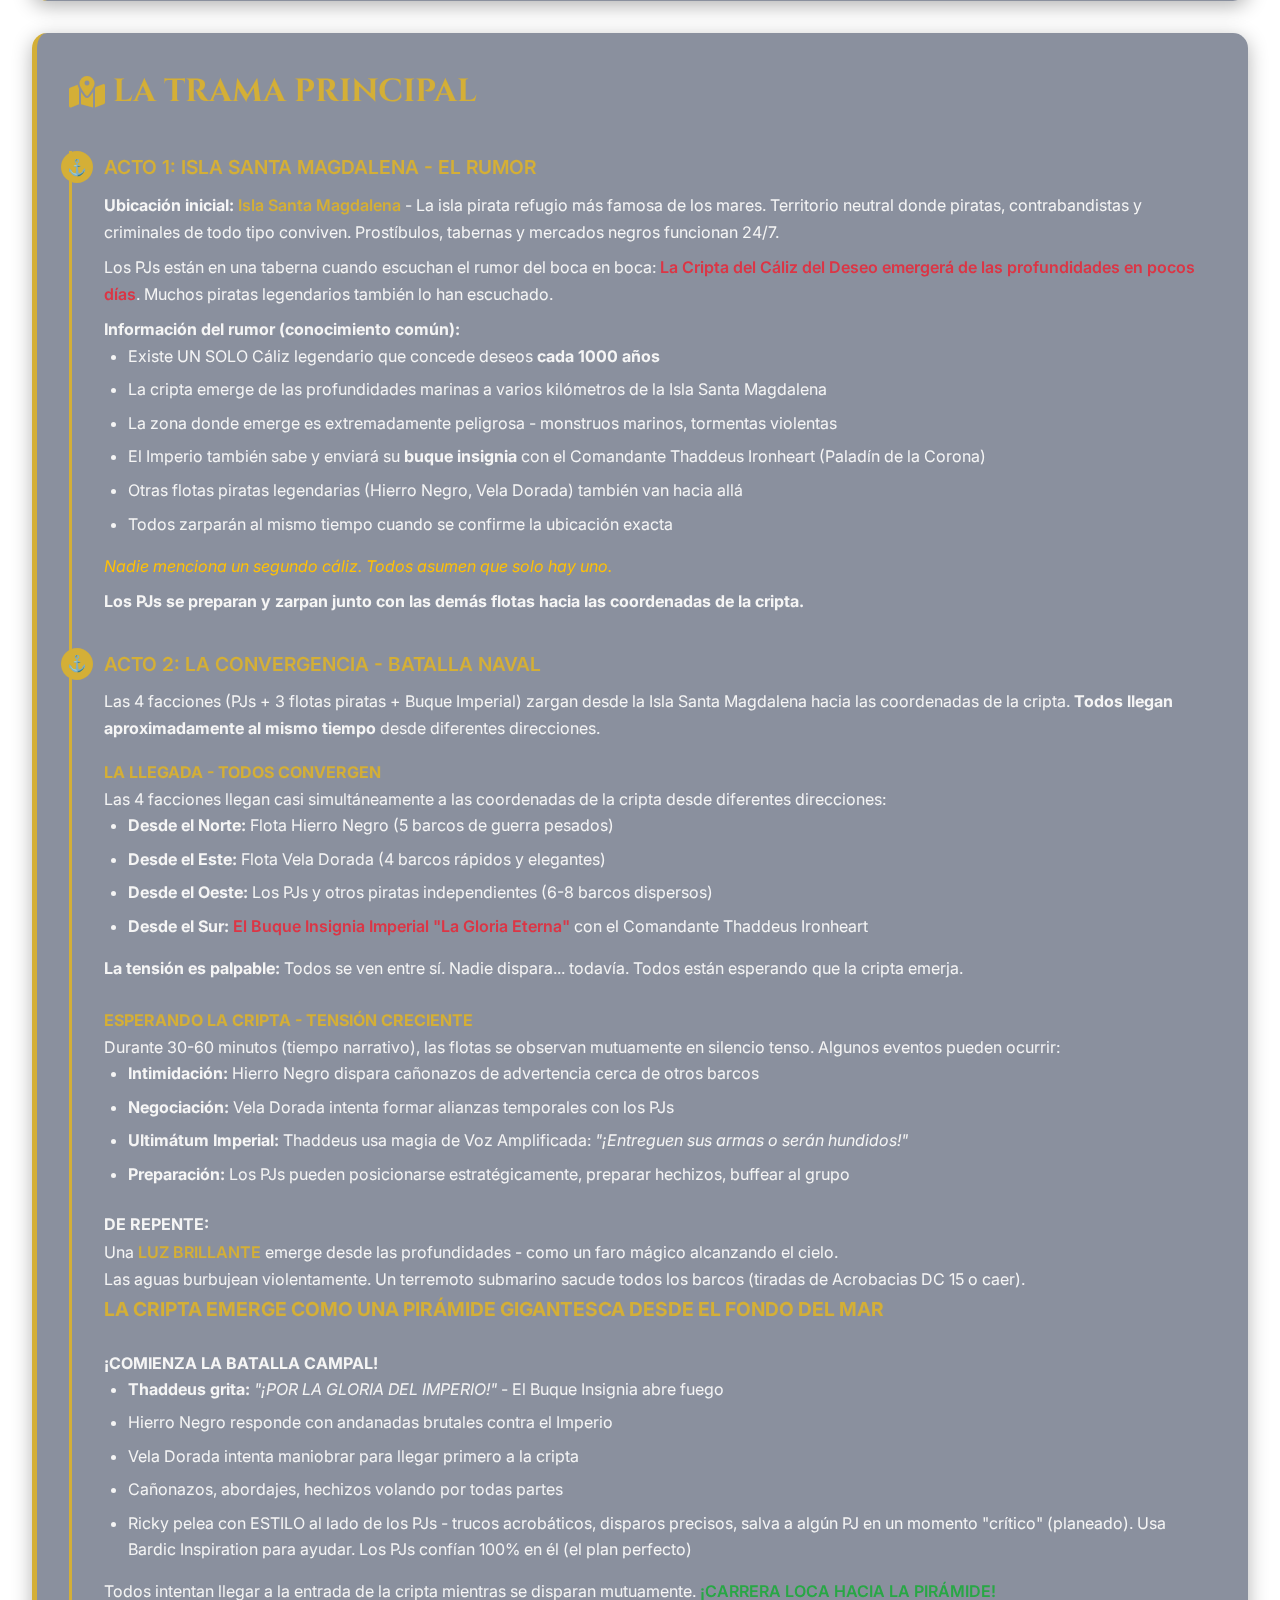
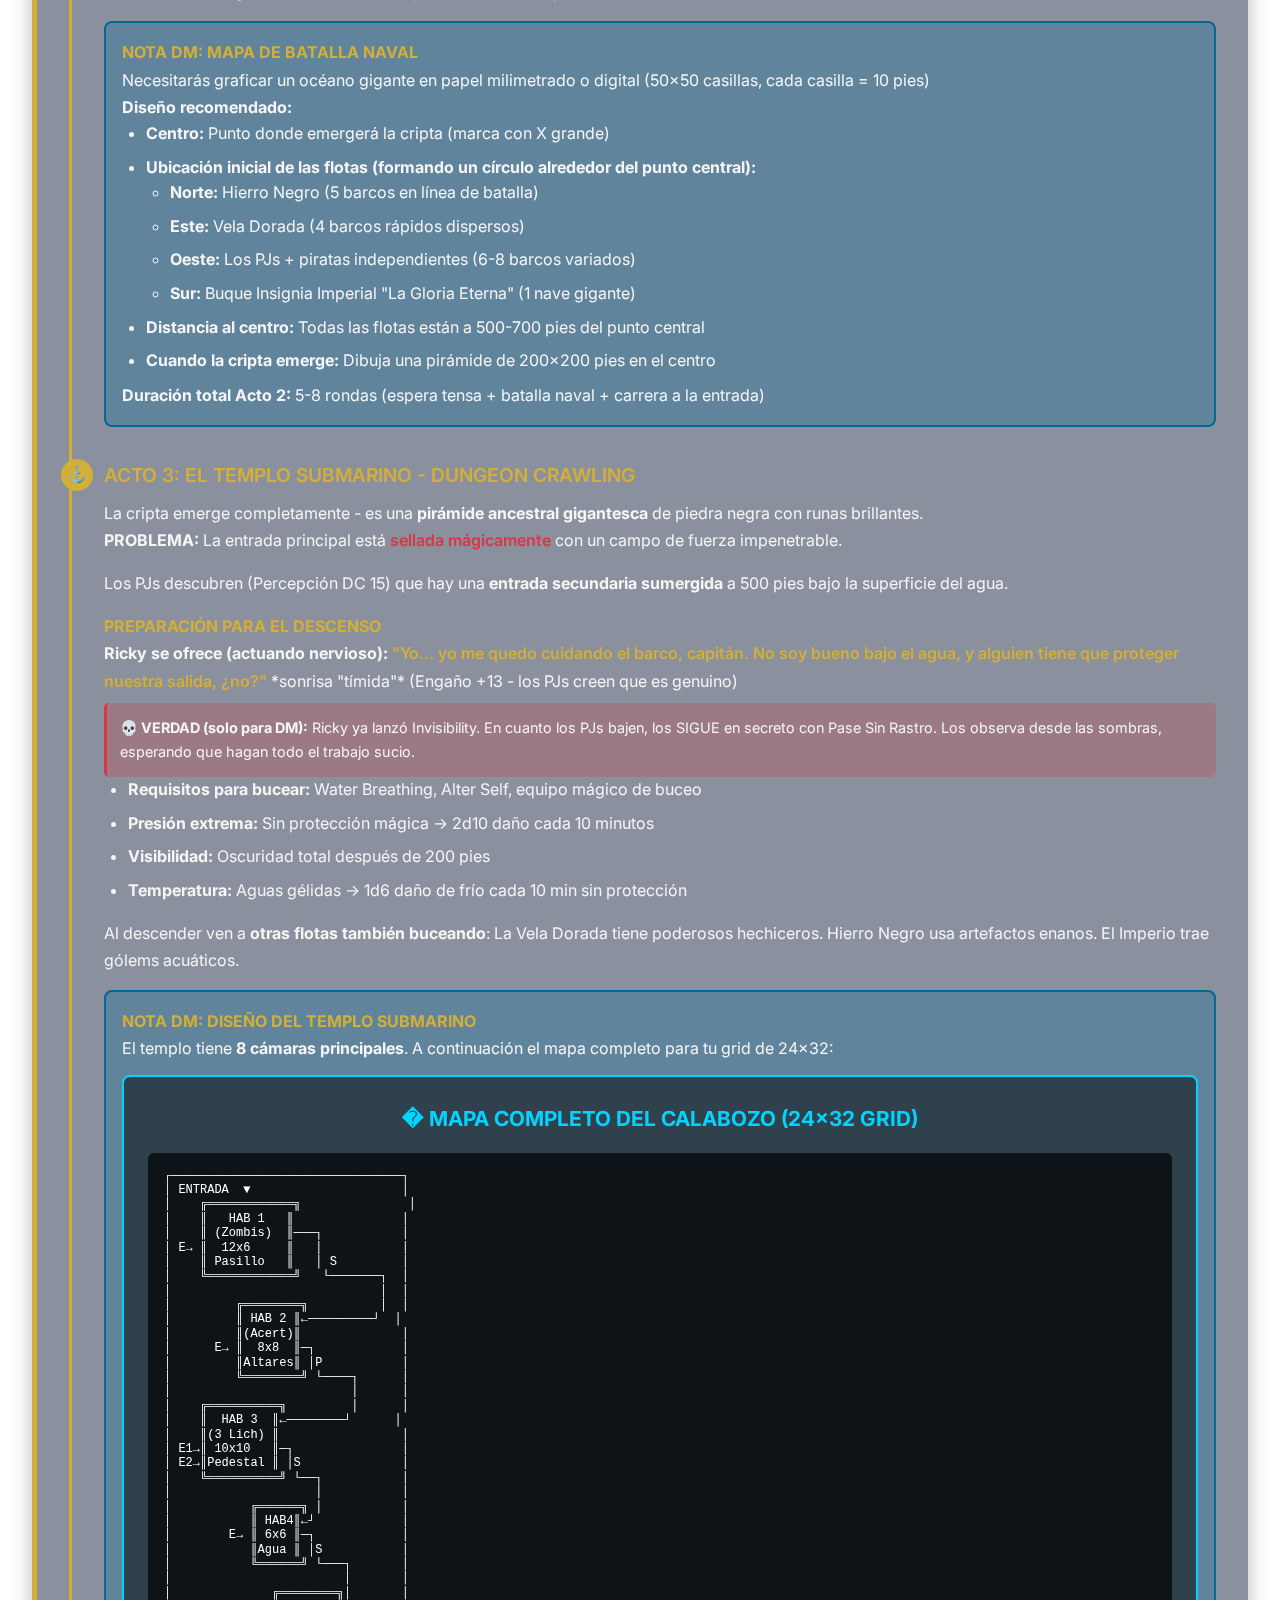
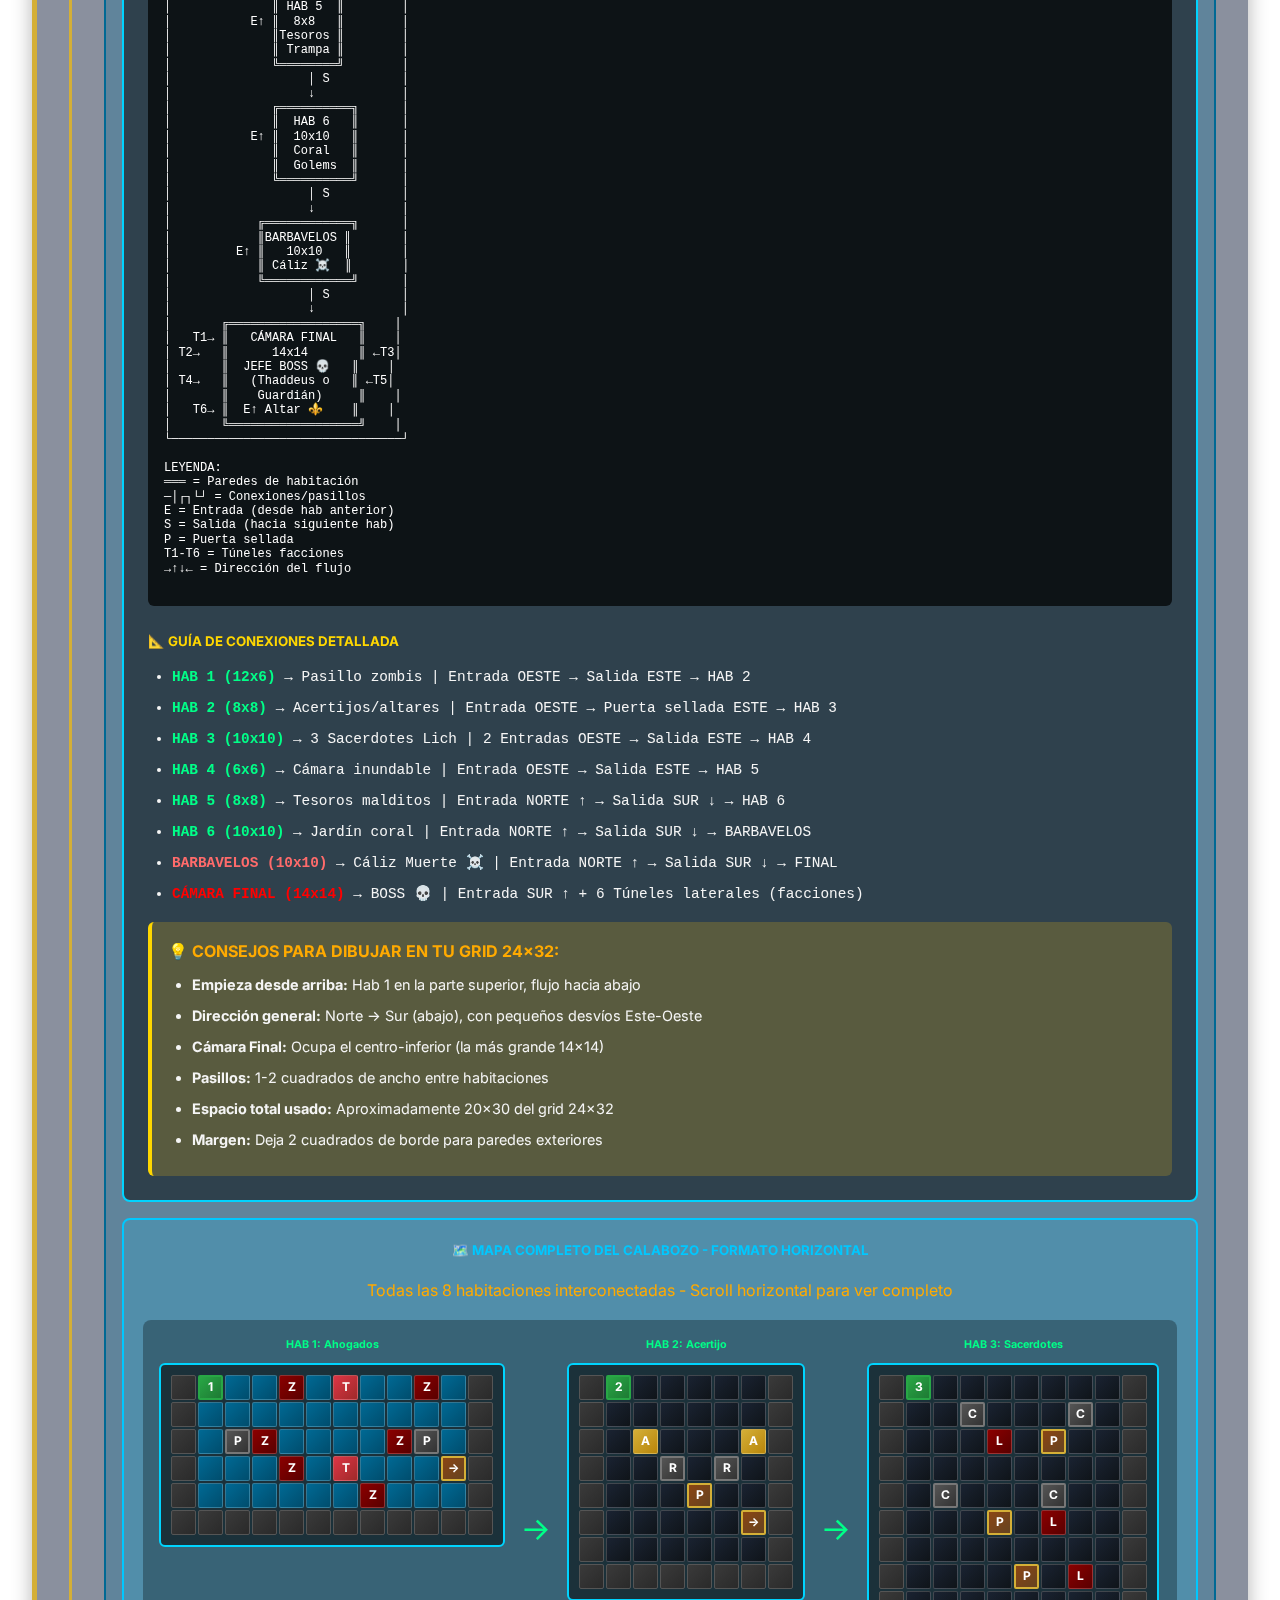
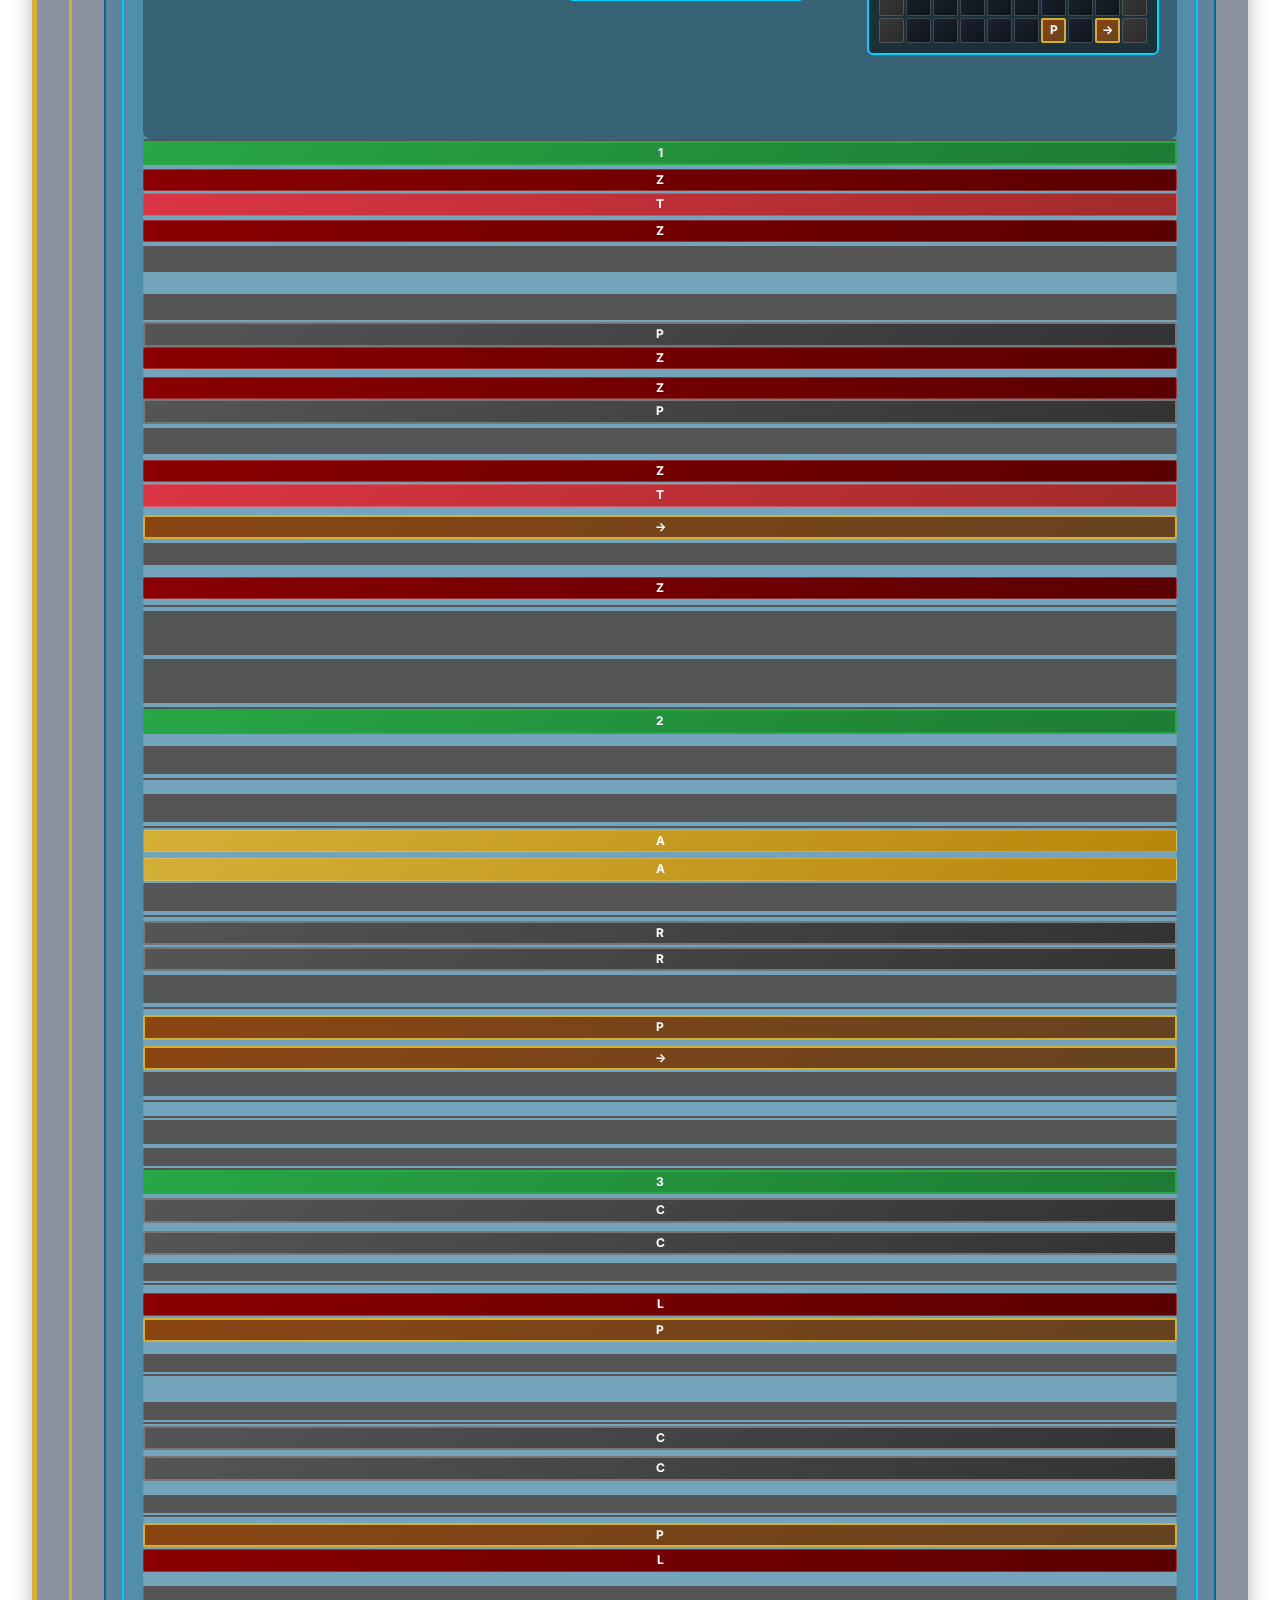
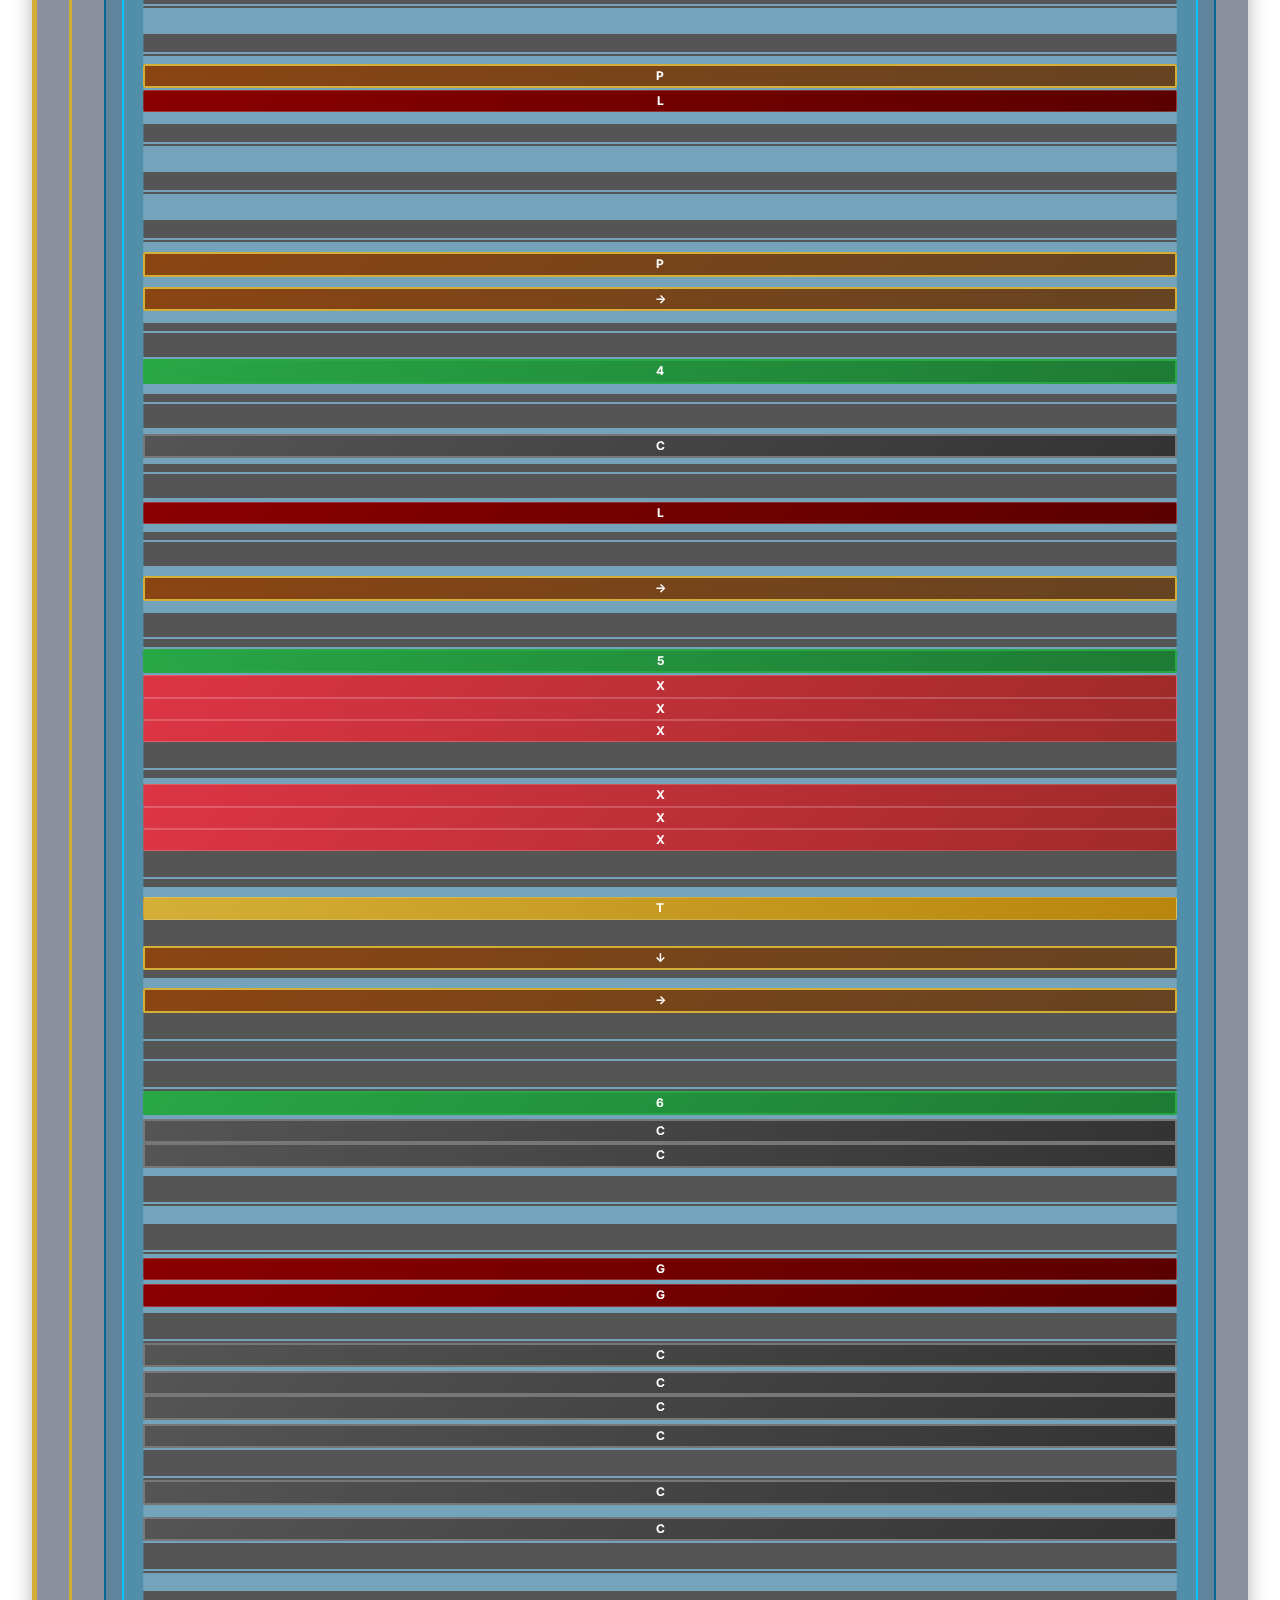
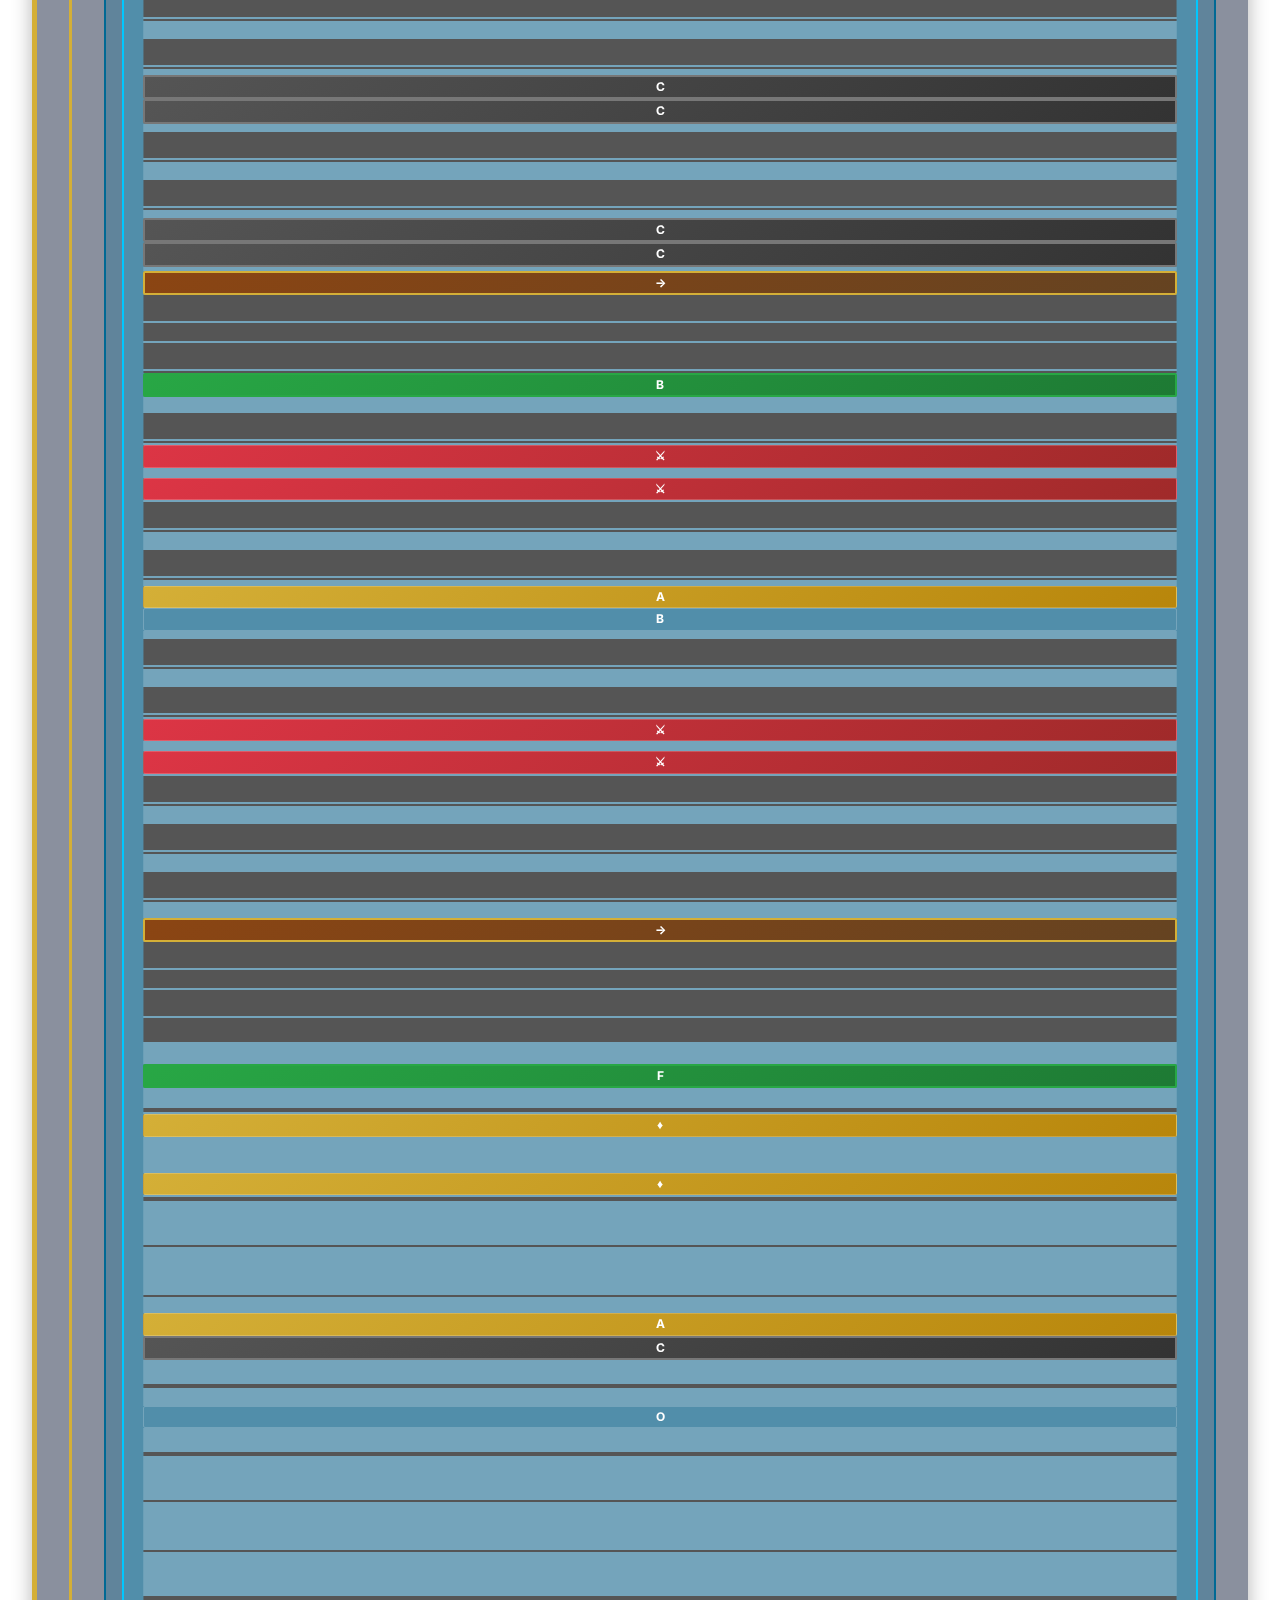
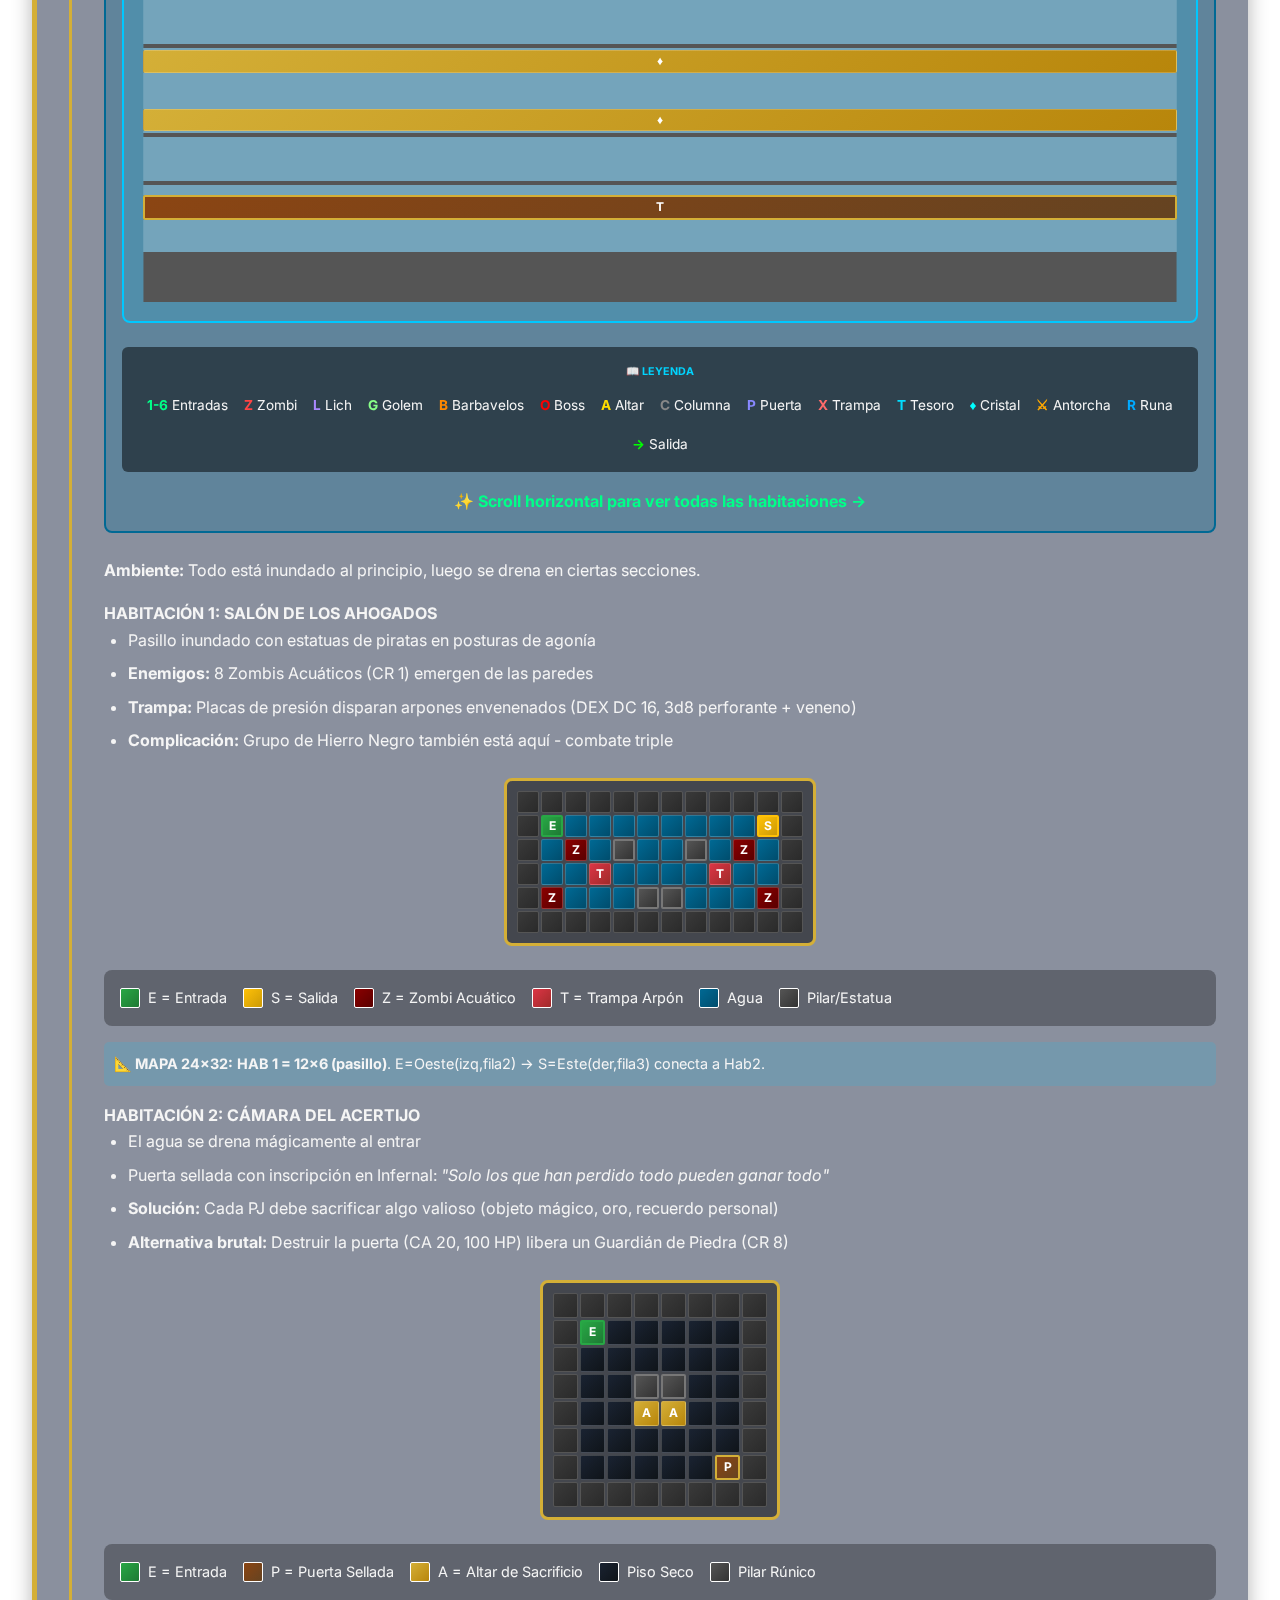
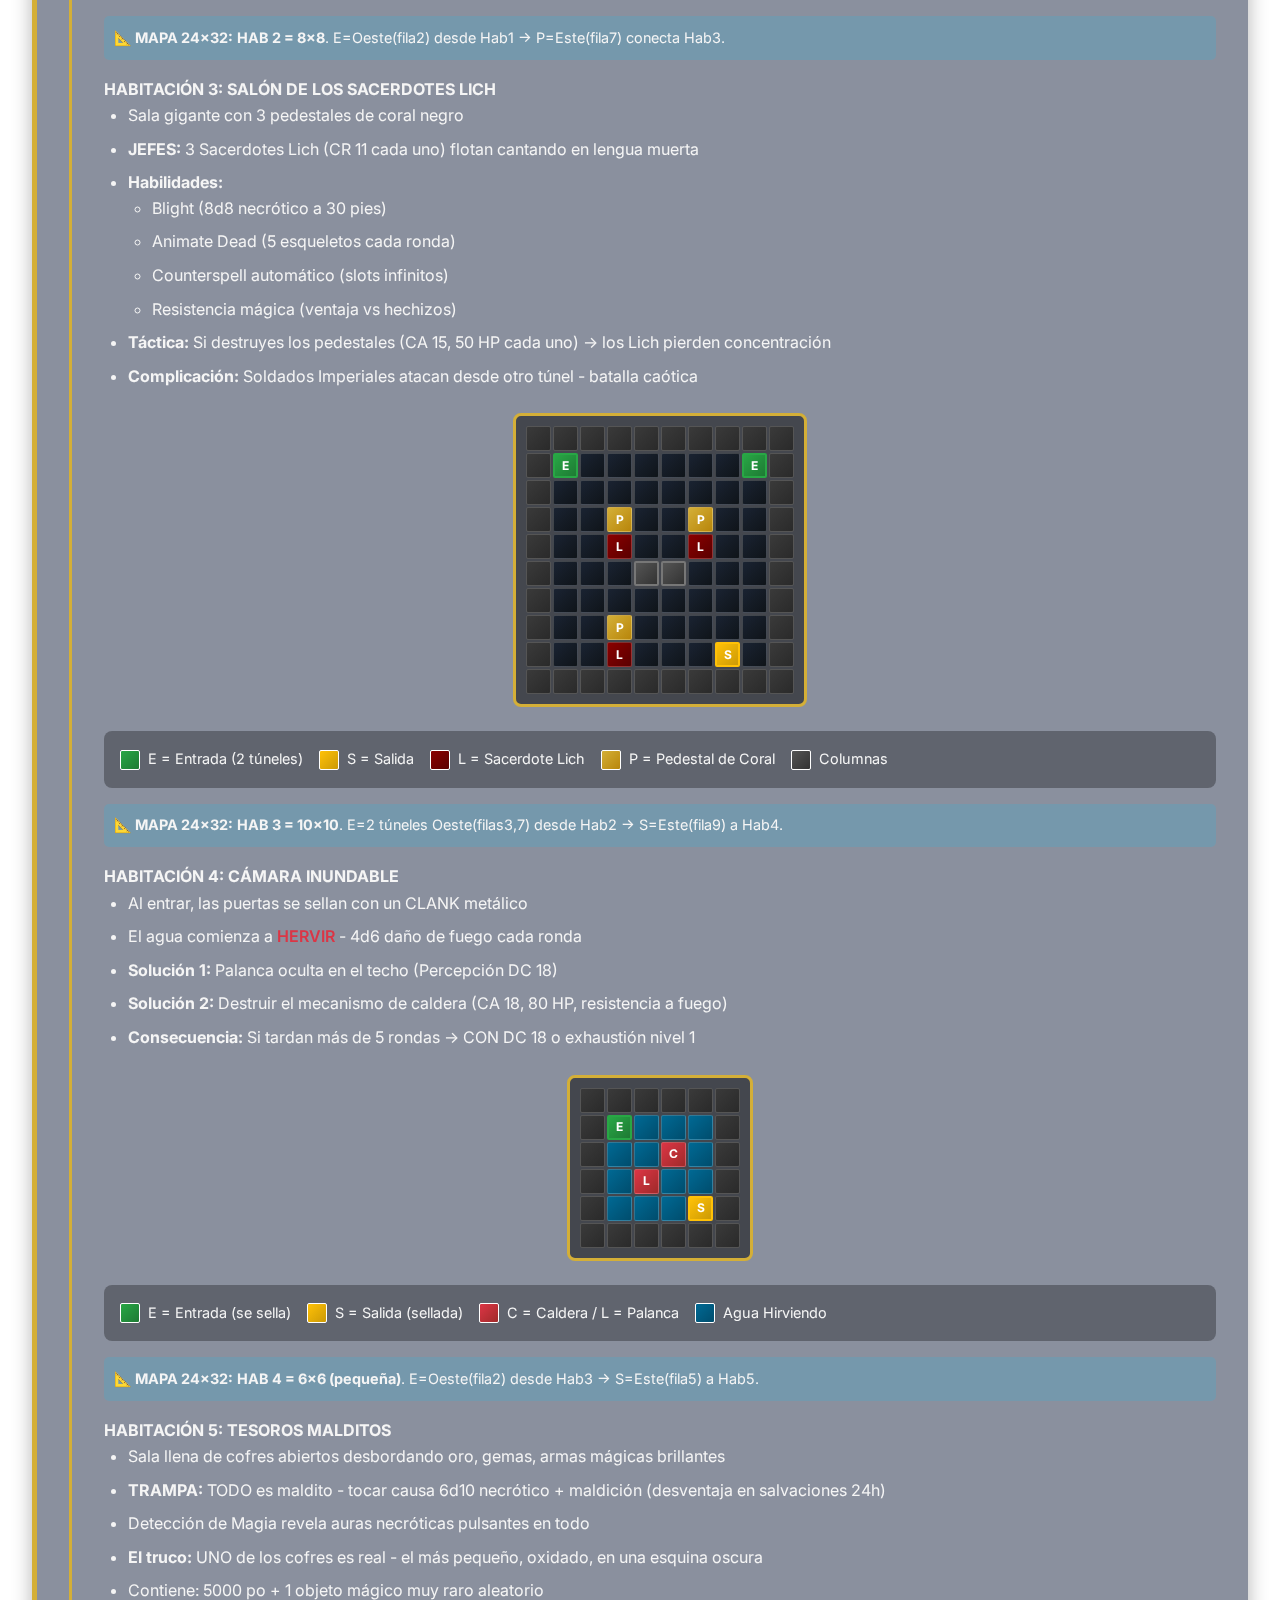
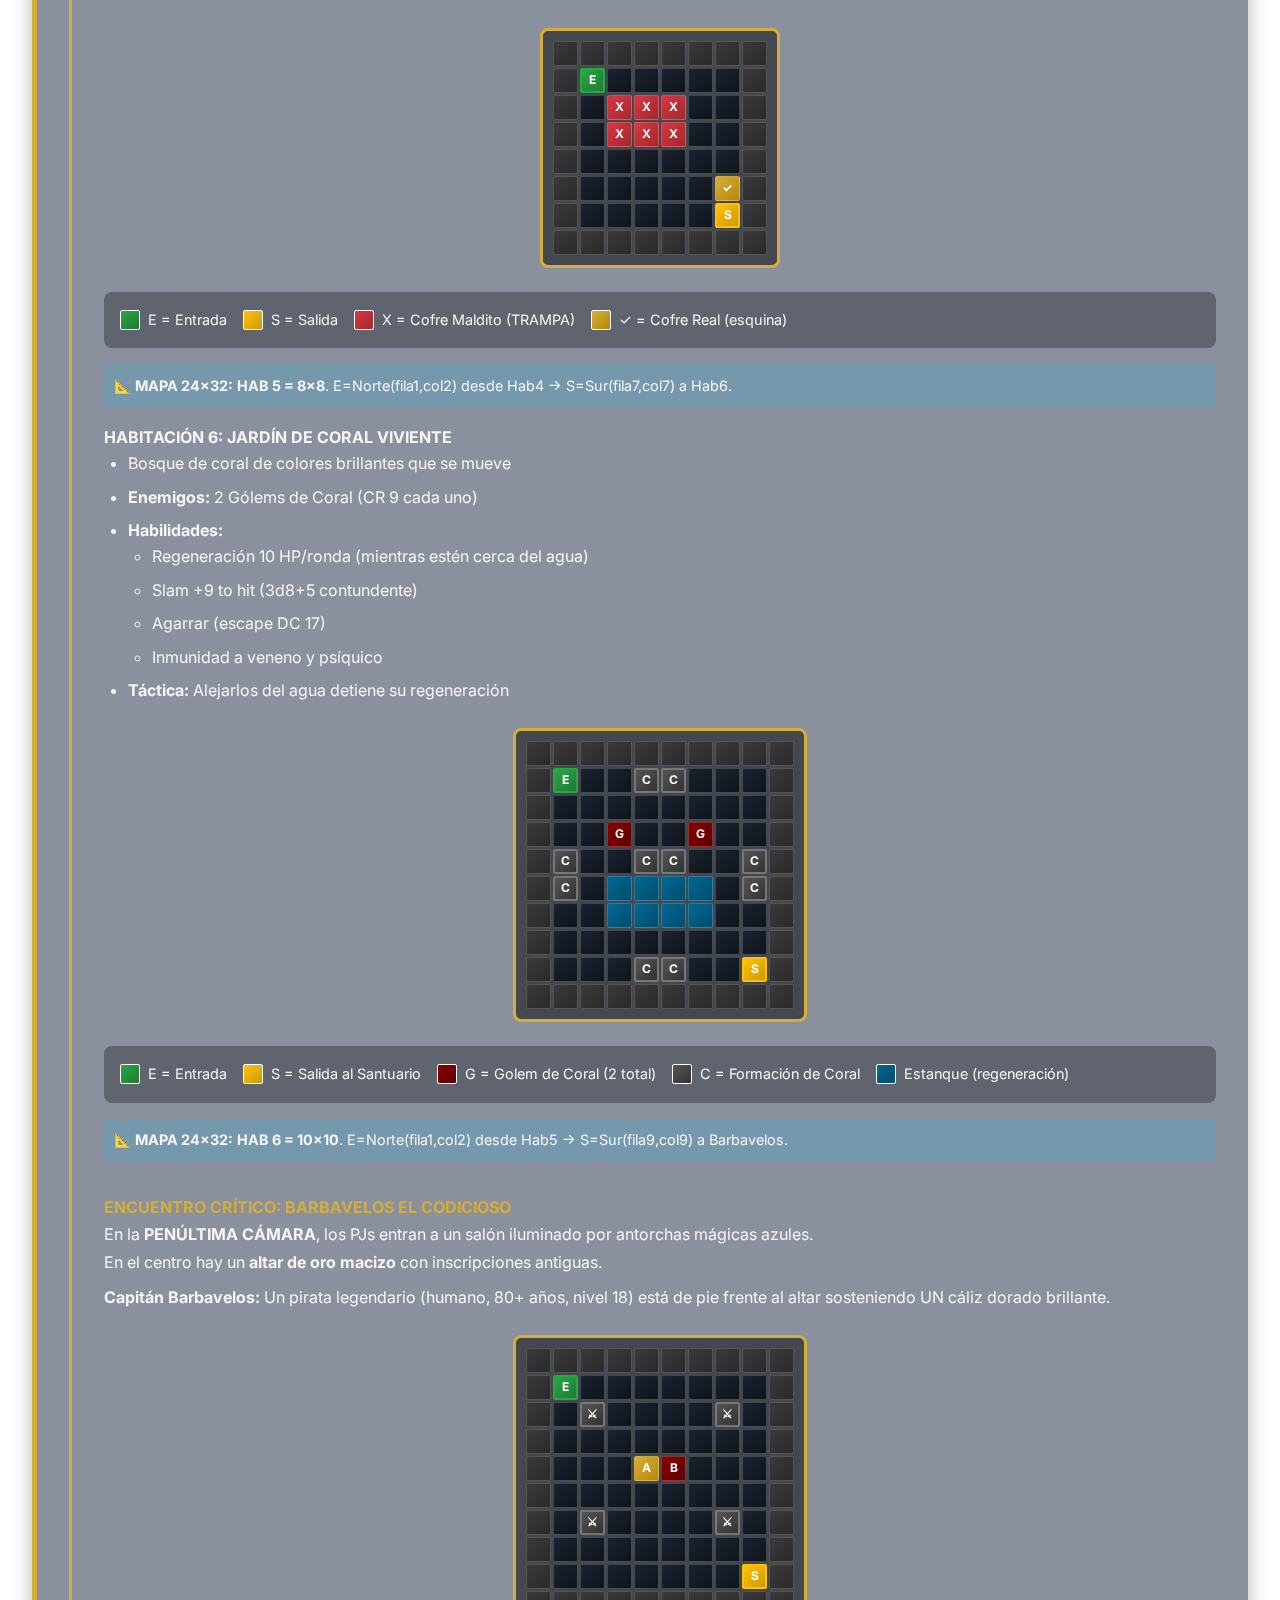
<file: trama_dm.html>
<!DOCTYPE html>
<html lang="es">
<head>
    <meta charset="UTF-8">
    <meta name="viewport" content="width=device-width, initial-scale=1.0">
    <title>EL CÁLIZ DEL DESEO Y LA MUERTE - Trama DM</title>
    <link href="https://fonts.googleapis.com/css2?family=Cinzel:wght@400;600;700&family=Inter:wght@400;500;600;700&display=swap" rel="stylesheet">
    <link rel="stylesheet" href="https://cdnjs.cloudflare.com/ajax/libs/font-awesome/6.4.0/css/all.min.css">
    <style>
        * {
            margin: 0;
            padding: 0;
            box-sizing: border-box;
        }

        :root {
            --primary-dark: #1a1a2e;
            --secondary-dark: #16213e;
            --accent-gold: #d4af37;
            --accent-silver: #c0c0c0;
            --accent-blood: #8b0000;
            --text-light: #f5f5f5;
            --text-muted: #b8b8b8;
            --danger: #dc3545;
            --success: #28a745;
            --warning: #ffc107;
            --info: #17a2b8;
            --ocean-blue: #006994;
            --purple: #9d4edd;
        }

        body {
            font-family: 'Inter', sans-serif;
            line-height: 1.7;
            color: var(--text-light);
            background: linear-gradient(135deg, var(--primary-dark) 0%, var(--secondary-dark) 50%, var(--accent-blood) 100%);
            background-attachment: fixed;
            min-height: 100vh;
            padding: 2rem;
        }

        .container {
            max-width: 1400px;
            margin: 0 auto;
        }

        /* Hero */
        .hero {
            text-align: center;
            margin-bottom: 3rem;
            background: linear-gradient(135deg, rgba(139, 0, 0, 0.3), rgba(212, 175, 55, 0.2));
            padding: 3rem;
            border-radius: 20px;
            border: 3px solid var(--accent-gold);
            box-shadow: 0 10px 40px rgba(139, 0, 0, 0.5);
        }

        .hero-title {
            font-family: 'Cinzel', serif;
            font-size: 3rem;
            font-weight: 700;
            color: var(--accent-gold);
            text-shadow: 3px 3px 10px rgba(139, 0, 0, 0.8);
            margin-bottom: 0.5rem;
        }

        .hero-subtitle {
            font-size: 1.2rem;
            color: var(--accent-silver);
            font-style: italic;
            margin-top: 1rem;
        }

        /* Secciones */
        .section {
            background: rgba(22, 33, 62, 0.5);
            padding: 2rem;
            border-radius: 15px;
            margin-bottom: 2rem;
            border-left: 5px solid var(--accent-gold);
            box-shadow: 0 5px 20px rgba(0, 0, 0, 0.3);
            backdrop-filter: blur(5px);
        }

        .section-title {
            font-family: 'Cinzel', serif;
            font-size: 2rem;
            color: var(--accent-gold);
            margin-bottom: 1.5rem;
            display: flex;
            align-items: center;
            gap: 0.5rem;
        }

        .section-subtitle {
            font-size: 1.4rem;
            color: var(--accent-silver);
            margin: 1.5rem 0 1rem;
            font-weight: 600;
        }

        /* Cards */
        .card {
            background: rgba(26, 26, 46, 0.6);
            border: 2px solid var(--accent-silver);
            border-radius: 12px;
            padding: 1.5rem;
            margin: 1rem 0;
        }

        .danger-card {
            border-color: var(--danger);
            background: rgba(220, 53, 69, 0.2);
        }

        .success-card {
            border-color: var(--success);
            background: rgba(40, 167, 69, 0.2);
        }

        .warning-card {
            border-color: var(--warning);
            background: rgba(255, 193, 7, 0.2);
        }

        .info-card {
            border-color: var(--info);
            background: rgba(23, 162, 184, 0.2);
        }

        .purple-card {
            border-color: var(--purple);
            background: rgba(157, 78, 221, 0.2);
        }

        /* Grid de personajes */
        .character-grid {
            display: grid;
            grid-template-columns: repeat(auto-fit, minmax(350px, 1fr));
            gap: 1.5rem;
            margin: 2rem 0;
        }

        .character-card {
            background: linear-gradient(135deg, rgba(212, 175, 55, 0.1), rgba(22, 33, 62, 0.3));
            border: 2px solid var(--accent-gold);
            border-radius: 15px;
            padding: 1.5rem;
            transition: all 0.3s ease;
        }

        .character-card:hover {
            transform: translateY(-5px);
            box-shadow: 0 10px 30px rgba(212, 175, 55, 0.3);
        }

        .character-name {
            font-family: 'Cinzel', serif;
            font-size: 1.5rem;
            color: var(--accent-gold);
            margin-bottom: 0.5rem;
        }

        .character-role {
            color: var(--accent-silver);
            font-size: 1.1rem;
            font-style: italic;
            margin-bottom: 1rem;
        }

        /* Grid de barcos */
        .ship-grid {
            display: grid;
            grid-template-columns: repeat(auto-fit, minmax(400px, 1fr));
            gap: 2rem;
            margin: 2rem 0;
        }

        .ship-card {
            background: linear-gradient(135deg, rgba(0, 105, 148, 0.2), rgba(22, 33, 62, 0.3));
            border: 3px solid var(--ocean-blue);
            border-radius: 15px;
            padding: 2rem;
            transition: all 0.3s ease;
        }

        .ship-card:hover {
            transform: scale(1.02);
            box-shadow: 0 15px 40px rgba(0, 105, 148, 0.4);
        }

        .ship-name {
            font-family: 'Cinzel', serif;
            font-size: 1.6rem;
            color: var(--accent-gold);
            margin-bottom: 0.5rem;
        }

        .ship-captain {
            color: var(--accent-silver);
            font-size: 1.1rem;
            margin-bottom: 1rem;
        }

        .ship-stats {
            background: rgba(0, 0, 0, 0.3);
            padding: 1rem;
            border-radius: 8px;
            margin: 1rem 0;
        }

        .stat-line {
            display: flex;
            justify-content: space-between;
            margin: 0.5rem 0;
            font-size: 0.95rem;
        }

        /* Listas */
        ul {
            padding-left: 1.5rem;
        }

        li {
            margin-bottom: 0.5rem;
            line-height: 1.6;
        }

        /* Highlights */
        .highlight {
            color: var(--accent-gold);
            font-weight: 600;
        }

        .danger-text {
            color: var(--danger);
            font-weight: 600;
        }

        .success-text {
            color: var(--success);
            font-weight: 600;
        }

        .purple-text {
            color: var(--purple);
            font-weight: 600;
        }

        /* Timeline */
        .timeline {
            position: relative;
            padding-left: 2rem;
            border-left: 3px solid var(--accent-gold);
            margin: 2rem 0;
        }

        .timeline-item {
            margin-bottom: 2rem;
            position: relative;
        }

        .timeline-item::before {
            content: '⚓';
            position: absolute;
            left: -2.7rem;
            background: var(--accent-gold);
            color: var(--primary-dark);
            width: 2rem;
            height: 2rem;
            border-radius: 50%;
            display: flex;
            align-items: center;
            justify-content: center;
            font-size: 1rem;
        }

        .timeline-title {
            font-size: 1.2rem;
            color: var(--accent-gold);
            font-weight: 600;
            margin-bottom: 0.5rem;
        }

        /* Cuadrículas de la Cripta */
        .crypt-room {
            display: grid;
            gap: 2px;
            margin: 1.5rem auto;
            padding: 10px;
            background: rgba(0, 0, 0, 0.5);
            border: 3px solid var(--accent-gold);
            border-radius: 8px;
            max-width: fit-content;
        }

        /* Diferentes tamaños de habitaciones */
        .room-small { grid-template-columns: repeat(6, 25px); grid-template-rows: repeat(6, 25px); }
        .room-medium { grid-template-columns: repeat(8, 25px); grid-template-rows: repeat(8, 25px); }
        .room-large { grid-template-columns: repeat(10, 25px); grid-template-rows: repeat(10, 25px); }
        .room-hall { grid-template-columns: repeat(12, 22px); grid-template-rows: repeat(6, 22px); }
        .room-boss { grid-template-columns: repeat(14, 22px); grid-template-rows: repeat(14, 22px); }
        .room-corridor { grid-template-columns: repeat(3, 25px); grid-template-rows: repeat(8, 25px); }

        /* Tipos de celdas */
        .cell {
            border: 1px solid rgba(255, 255, 255, 0.2);
            border-radius: 2px;
            transition: all 0.2s ease;
        }

        .cell-floor {
            background: linear-gradient(135deg, #1a2332, #0f1419);
        }

        .cell-wall {
            background: linear-gradient(135deg, #3a3a3a, #2a2a2a);
            border: 1px solid #555;
        }

        .cell-water {
            background: linear-gradient(135deg, #006994, #004d6d);
            animation: water-pulse 3s ease-in-out infinite;
        }

        @keyframes water-pulse {
            0%, 100% { opacity: 0.8; }
            50% { opacity: 1; }
        }

        .cell-door {
            background: linear-gradient(135deg, #8b4513, #654321);
            border: 2px solid var(--accent-gold);
        }

        .cell-trap {
            background: linear-gradient(135deg, #dc3545, #a02a2a);
            position: relative;
        }

        .cell-enemy {
            background: linear-gradient(135deg, #8b0000, #5a0000);
            position: relative;
        }

        .cell-treasure {
            background: linear-gradient(135deg, var(--accent-gold), #b8860b);
            position: relative;
        }

        .cell-pillar {
            background: linear-gradient(135deg, #555, #333);
            border: 2px solid #777;
        }

        .cell-entrance {
            background: linear-gradient(135deg, #28a745, #1e7a34);
            border: 2px solid var(--success);
        }

        .cell-exit {
            background: linear-gradient(135deg, #ffc107, #cc9a06);
            border: 2px solid var(--warning);
        }

        /* Iconos en las celdas */
        .cell-icon {
            display: flex;
            align-items: center;
            justify-content: center;
            font-size: 12px;
            color: white;
            font-weight: bold;
        }

        .room-legend {
            display: flex;
            flex-wrap: wrap;
            gap: 1rem;
            margin: 1rem 0;
            padding: 1rem;
            background: rgba(0, 0, 0, 0.3);
            border-radius: 8px;
            font-size: 0.9rem;
        }

        .legend-item {
            display: flex;
            align-items: center;
            gap: 0.5rem;
        }

        .legend-box {
            width: 20px;
            height: 20px;
            border: 1px solid white;
            border-radius: 2px;
        }

        /* Responsive */
        @media (max-width: 768px) {
            .hero-title {
                font-size: 2rem;
            }

            .character-grid,
            .ship-grid {
                grid-template-columns: 1fr;
            }

            .crypt-room {
                transform: scale(0.8);
            }
        }
    </style>
</head>
<body>
    <div class="container">
        <!-- Hero -->
        <header class="hero">
            <h1 class="hero-title"><i class="fas fa-skull-crossbones"></i> EL CÁLIZ DEL DESEO Y LA MUERTE <i class="fas fa-skull-crossbones"></i></h1>
            <p class="hero-subtitle">"Un artefacto antiguo. Tres deseos. Innumerables traiciones."</p>
            <p style="color: var(--danger); font-weight: bold; margin-top: 1rem;">⚠️ SOLO PARA EL DM - NO COMPARTIR CON JUGADORES ⚠️</p>
        </header>

        <!-- Sinopsis -->
        <section class="section">
            <h2 class="section-title"><i class="fas fa-book-open"></i> SINOPSIS</h2>
            <div class="purple-card card">
                <p>Una leyenda del boca en boca habla de <span class="highlight">un Cáliz legendario</span> guardado en una cripta que emerge de las profundidades marinas <span class="highlight">cada 1000 años</span>, cerca de la <span class="purple-text">Isla Santa Magdalena</span>.</p>
                <p style="margin-top: 1rem;">Según las historias, <strong>hay UN SOLO CÁLIZ</strong> que concede el deseo más profundo del corazón. Lo que NADIE sabe es que en realidad <span class="danger-text">EXISTEN DOS CÁLICES IDÉNTICOS</span>, y uno de ellos mata instantáneamente.</p>
            </div>

            <div class="danger-card card">
                <h3 class="section-subtitle"><i class="fas fa-skull"></i> LA VERDAD OCULTA</h3>
                <ul>
                    <li><strong>Cáliz de la Muerte:</strong> <span class="danger-text">MATA INSTANTÁNEAMENTE</span> a quien beba de él - su existencia es desconocida</li>
                    <li><strong>Cáliz del Deseo:</strong> Concede lo que el alma del bebedor REALMENTE desea (no lo que dice querer)</li>
                    <li><strong>El secreto:</strong> Solo existen registros del Cáliz del Deseo. El otro cáliz es completamente desconocido para el mundo</li>
                    <li><strong>Nadie sospecha:</strong> Todos creen que solo hay UN cáliz que concede deseos cada 1000 años</li>
                </ul>
            </div>

            <div class="info-card card">
                <h3 class="section-subtitle"><i class="fas fa-island-tropical"></i> LA ISLA SANTA MAGDALENA</h3>
                <ul>
                    <li><strong>Tipo:</strong> Isla pirata refugio (estilo Tortuga del Caribe) - territorio neutral entre piratas</li>
                    <li><strong>Ubicación:</strong> Miles de kilómetros de cualquier civilización imperial</li>
                    <li><strong>Población:</strong> Prostíbulos, tabernas, mercados negros. Funciona 24/7. Todo el mundo es bienvenido si tiene oro</li>
                    <li><strong>La Cripta:</strong> A varios kilómetros mar adentro de la isla. Emerge de las profundidades <strong>cada 1000 años</strong></li>
                    <li><strong>Zona de la cripta:</strong> Extremadamente peligrosa - monstruos marinos, tormentas, maelstroms. Solo accesible cuando la cripta emerge</li>
                </ul>
            </div>

            <div class="warning-card card">
                <h3 class="section-subtitle"><i class="fas fa-crown"></i> CUATRO FACCIONES COMPITEN</h3>
                <ul>
                    <li><strong>LOS JUGADORES:</strong> Para usar el cáliz y cumplir sus deseos más profundos</li>
                    <li><strong>FLOTA HIERRO NEGRO:</strong> Para desear la destrucción de todos los imperios</li>
                    <li><strong>FLOTA VELA DORADA:</strong> Para desear riqueza infinita y control del mundo</li>
                    <li><strong>EL IMPERIO:</strong> Envía su <span class="highlight">BUQUE INSIGNIA</span> con un <span class="danger-text">PALADÍN DE LA CORONA (CR 21)</span> - uno de sus mejores capitanes</li>
                </ul>
                <p style="margin-top: 1rem; font-style: italic; color: var(--text-muted);">Todos creen que solo existe UN cáliz. Nadie sospecha la existencia del segundo cáliz mortal.</p>
            </div>
        </section>

        <!-- La Trama Principal -->
        <section class="section">
            <h2 class="section-title"><i class="fas fa-map-marked-alt"></i> LA TRAMA PRINCIPAL</h2>
            
            <div class="timeline">
                <div class="timeline-item">
                    <div class="timeline-title">ACTO 1: ISLA SANTA MAGDALENA - EL RUMOR</div>
                    <p><strong>Ubicación inicial:</strong> <span class="highlight">Isla Santa Magdalena</span> - La isla pirata refugio más famosa de los mares. Territorio neutral donde piratas, contrabandistas y criminales de todo tipo conviven. Prostíbulos, tabernas y mercados negros funcionan 24/7.</p>
                    <p style="margin-top: 0.5rem;">Los PJs están en una taberna cuando escuchan el rumor del boca en boca: <span class="danger-text">La Cripta del Cáliz del Deseo emergerá de las profundidades en pocos días</span>. Muchos piratas legendarios también lo han escuchado.</p>
                    <p style="margin-top: 0.5rem;"><strong>Información del rumor (conocimiento común):</strong></p>
                    <ul>
                        <li>Existe UN SOLO Cáliz legendario que concede deseos <strong>cada 1000 años</strong></li>
                        <li>La cripta emerge de las profundidades marinas a varios kilómetros de la Isla Santa Magdalena</li>
                        <li>La zona donde emerge es extremadamente peligrosa - monstruos marinos, tormentas violentas</li>
                        <li>El Imperio también sabe y enviará su <strong>buque insignia</strong> con el Comandante Thaddeus Ironheart (Paladín de la Corona)</li>
                        <li>Otras flotas piratas legendarias (Hierro Negro, Vela Dorada) también van hacia allá</li>
                        <li>Todos zarparán al mismo tiempo cuando se confirme la ubicación exacta</li>
                    </ul>
                    <p style="margin-top: 1rem; font-style: italic; color: var(--warning);">Nadie menciona un segundo cáliz. Todos asumen que solo hay uno.</p>
                    <p style="margin-top: 0.5rem;"><strong>Los PJs se preparan y zarpan junto con las demás flotas hacia las coordenadas de la cripta.</strong></p>
                </div>

                <div class="timeline-item">
                    <div class="timeline-title">ACTO 2: LA CONVERGENCIA - BATALLA NAVAL</div>
                    <p>Las 4 facciones (PJs + 3 flotas piratas + Buque Imperial) zargan desde la Isla Santa Magdalena hacia las coordenadas de la cripta. <strong>Todos llegan aproximadamente al mismo tiempo</strong> desde diferentes direcciones.</p>
                    
                    <h4 style="color: var(--accent-gold); margin-top: 1rem;">LA LLEGADA - TODOS CONVERGEN</h4>
                    <p>Las 4 facciones llegan casi simultáneamente a las coordenadas de la cripta desde diferentes direcciones:</p>
                    <ul>
                        <li><strong>Desde el Norte:</strong> Flota Hierro Negro (5 barcos de guerra pesados)</li>
                        <li><strong>Desde el Este:</strong> Flota Vela Dorada (4 barcos rápidos y elegantes)</li>
                        <li><strong>Desde el Oeste:</strong> Los PJs y otros piratas independientes (6-8 barcos dispersos)</li>
                        <li><strong>Desde el Sur:</strong> <span class="danger-text">El Buque Insignia Imperial "La Gloria Eterna"</span> con el Comandante Thaddeus Ironheart</li>
                    </ul>
                    
                    <p style="margin-top: 1rem;"><strong>La tensión es palpable:</strong> Todos se ven entre sí. Nadie dispara... todavía. Todos están esperando que la cripta emerja.</p>
                    
                    <h4 style="color: var(--accent-gold); margin-top: 1.5rem;">ESPERANDO LA CRIPTA - TENSIÓN CRECIENTE</h4>
                    <p>Durante 30-60 minutos (tiempo narrativo), las flotas se observan mutuamente en silencio tenso. Algunos eventos pueden ocurrir:</p>
                    <ul>
                        <li><strong>Intimidación:</strong> Hierro Negro dispara cañonazos de advertencia cerca de otros barcos</li>
                        <li><strong>Negociación:</strong> Vela Dorada intenta formar alianzas temporales con los PJs</li>
                        <li><strong>Ultimátum Imperial:</strong> Thaddeus usa magia de Voz Amplificada: <em>"¡Entreguen sus armas o serán hundidos!"</em></li>
                        <li><strong>Preparación:</strong> Los PJs pueden posicionarse estratégicamente, preparar hechizos, buffear al grupo</li>
                    </ul>

                    <p style="margin-top: 1.5rem;"><strong>DE REPENTE:</strong></p>
                    <p>Una <span class="highlight">LUZ BRILLANTE</span> emerge desde las profundidades - como un faro mágico alcanzando el cielo.</p>
                    <p>Las aguas burbujean violentamente. Un terremoto submarino sacude todos los barcos (tiradas de Acrobacias DC 15 o caer).</p>
                    <p><strong style="color: var(--accent-gold); font-size: 1.2rem;">LA CRIPTA EMERGE COMO UNA PIRÁMIDE GIGANTESCA DESDE EL FONDO DEL MAR</strong></p>
                    
                    <p style="margin-top: 1.5rem;"><strong>¡COMIENZA LA BATALLA CAMPAL!</strong></p>
                    <ul>
                        <li><strong>Thaddeus grita:</strong> <em>"¡POR LA GLORIA DEL IMPERIO!"</em> - El Buque Insignia abre fuego</li>
                        <li>Hierro Negro responde con andanadas brutales contra el Imperio</li>
                        <li>Vela Dorada intenta maniobrar para llegar primero a la cripta</li>
                        <li>Cañonazos, abordajes, hechizos volando por todas partes</li>
                        <li>Ricky pelea con ESTILO al lado de los PJs - trucos acrobáticos, disparos precisos, salva a algún PJ en un momento "crítico" (planeado). Usa Bardic Inspiration para ayudar. Los PJs confían 100% en él (el plan perfecto)</li>
                    </ul>
                    
                    <p style="margin-top: 1rem;">Todos intentan llegar a la entrada de la cripta mientras se disparan mutuamente. <span class="success-text">¡CARRERA LOCA HACIA LA PIRÁMIDE!</span></p>

                    <div style="background: rgba(0, 105, 148, 0.3); padding: 1rem; border-radius: 8px; margin-top: 1rem; border: 2px solid var(--ocean-blue);">
                        <h4 style="color: var(--accent-gold);">NOTA DM: MAPA DE BATALLA NAVAL</h4>
                        <p>Necesitarás graficar un océano gigante en papel milimetrado o digital (50x50 casillas, cada casilla = 10 pies)</p>
                        <p><strong>Diseño recomendado:</strong></p>
                        <ul>
                            <li><strong>Centro:</strong> Punto donde emergerá la cripta (marca con X grande)</li>
                            <li><strong>Ubicación inicial de las flotas (formando un círculo alrededor del punto central):</strong>
                                <ul>
                                    <li><strong>Norte:</strong> Hierro Negro (5 barcos en línea de batalla)</li>
                                    <li><strong>Este:</strong> Vela Dorada (4 barcos rápidos dispersos)</li>
                                    <li><strong>Oeste:</strong> Los PJs + piratas independientes (6-8 barcos variados)</li>
                                    <li><strong>Sur:</strong> Buque Insignia Imperial "La Gloria Eterna" (1 nave gigante)</li>
                                </ul>
                            </li>
                            <li><strong>Distancia al centro:</strong> Todas las flotas están a 500-700 pies del punto central</li>
                            <li><strong>Cuando la cripta emerge:</strong> Dibuja una pirámide de 200x200 pies en el centro</li>
                        </ul>
                        <p style="margin-top: 0.5rem;"><strong>Duración total Acto 2:</strong> 5-8 rondas (espera tensa + batalla naval + carrera a la entrada)</p>
                    </div>
                </div>

                <div class="timeline-item">
                    <div class="timeline-title">ACTO 3: EL TEMPLO SUBMARINO - DUNGEON CRAWLING</div>
                    <p>La cripta emerge completamente - es una <strong>pirámide ancestral gigantesca</strong> de piedra negra con runas brillantes.</p>
                    <p><strong>PROBLEMA:</strong> La entrada principal está <span class="danger-text">sellada mágicamente</span> con un campo de fuerza impenetrable.</p>
                    
                    <p style="margin-top: 1rem;">Los PJs descubren (Percepción DC 15) que hay una <strong>entrada secundaria sumergida</strong> a 500 pies bajo la superficie del agua.</p>

                    <h4 style="color: var(--accent-gold); margin-top: 1rem;">PREPARACIÓN PARA EL DESCENSO</h4>
                    <p><strong>Ricky se ofrece (actuando nervioso):</strong> <span class="highlight">"Yo... yo me quedo cuidando el barco, capitán. No soy bueno bajo el agua, y alguien tiene que proteger nuestra salida, ¿no?"</span> *sonrisa "tímida"* (Engaño +13 - los PJs creen que es genuino)</p>
                    <p style="margin-top: 0.5rem; padding: 0.8rem; background: rgba(255, 0, 0, 0.15); border-radius: 5px; border-left: 3px solid var(--danger); font-size: 0.9rem;">
                        <strong>💀 VERDAD (solo para DM):</strong> Ricky ya lanzó Invisibility. En cuanto los PJs bajen, los SIGUE en secreto con Pase Sin Rastro. Los observa desde las sombras, esperando que hagan todo el trabajo sucio.
                    </p>
                    <ul>
                        <li><strong>Requisitos para bucear:</strong> Water Breathing, Alter Self, equipo mágico de buceo</li>
                        <li><strong>Presión extrema:</strong> Sin protección mágica → 2d10 daño cada 10 minutos</li>
                        <li><strong>Visibilidad:</strong> Oscuridad total después de 200 pies</li>
                        <li><strong>Temperatura:</strong> Aguas gélidas → 1d6 daño de frío cada 10 min sin protección</li>
                    </ul>

                    <p style="margin-top: 1rem;">Al descender ven a <strong>otras flotas también buceando</strong>: La Vela Dorada tiene poderosos hechiceros. Hierro Negro usa artefactos enanos. El Imperio trae gólems acuáticos.</p>

                    <div style="background: rgba(0, 105, 148, 0.3); padding: 1rem; border-radius: 8px; margin-top: 1rem; border: 2px solid var(--ocean-blue);">
                        <h4 style="color: var(--accent-gold);">NOTA DM: DISEÑO DEL TEMPLO SUBMARINO</h4>
                        <p>El templo tiene <strong>8 cámaras principales</strong>. A continuación el mapa completo para tu grid de 24x32:</p>
                        
                        <div style="background: rgba(0, 0, 0, 0.5); padding: 1.5rem; border-radius: 8px; margin-top: 0.8rem; border: 2px solid #00d4ff;">
                            <h5 style="color: #00d4ff; margin-bottom: 1rem; text-align: center; font-size: 1.3rem;">�️ MAPA COMPLETO DEL CALABOZO (24x32 GRID)</h5>
                            
                            <pre style="font-family: 'Courier New', monospace; font-size: 0.75rem; line-height: 1.2; color: #fff; background: rgba(0,0,0,0.7); padding: 1rem; border-radius: 6px; overflow-x: auto;">
┌────────────────────────────────┐
│ ENTRADA  ▼                     │
│    ╔════════════╗               │
│    ║   HAB 1   ║               │
│    ║ (Zombis)  ║───┐           │
│ E→ ║  12x6     ║   │           │
│    ║ Pasillo   ║   │ S         │
│    ╚════════════╝   └───────┐  │
│                             │  │
│         ╔════════╗          │  │
│         ║ HAB 2 ║←─────────┘  │
│         ║(Acert)║              │
│      E→ ║  8x8  ║─┐            │
│         ║Altares║ │P           │
│         ╚════════╝ └────┐      │
│                         │      │
│    ╔══════════╗         │      │
│    ║  HAB 3  ║←────────┘      │
│    ║(3 Lich) ║                 │
│ E1→║ 10x10   ║─┐               │
│ E2→║Pedestal ║ │S              │
│    ╚══════════╝ └──┐           │
│                    │           │
│           ╔══════╗ │           │
│           ║ HAB4║←┘            │
│        E→ ║ 6x6 ║─┐            │
│           ║Agua ║ │S           │
│           ╚══════╝ └───┐       │
│                        │       │
│              ╔════════╗│       │
│              ║ HAB 5  ║        │
│           E↑ ║  8x8   ║        │
│              ║Tesoros ║        │
│              ║ Trampa ║        │
│              ╚════════╝        │
│                   │ S          │
│                   ↓            │
│              ╔══════════╗      │
│              ║  HAB 6   ║      │
│           E↑ ║  10x10   ║      │
│              ║  Coral   ║      │
│              ║  Golems  ║      │
│              ╚══════════╝      │
│                   │ S          │
│                   ↓            │
│            ╔════════════╗      │
│            ║BARBAVELOS ║       │
│         E↑ ║   10x10   ║       │
│            ║ Cáliz ☠️  ║       │
│            ╚════════════╝      │
│                   │ S          │
│                   ↓            │
│       ╔══════════════════╗    │
│   T1→ ║   CÁMARA FINAL   ║    │
│ T2→   ║      14x14       ║ ←T3│
│       ║  JEFE BOSS 💀   ║    │
│ T4→   ║   (Thaddeus o   ║ ←T5│
│       ║    Guardián)     ║    │
│   T6→ ║  E↑ Altar ⚜️    ║    │
│       ╚══════════════════╝    │
└────────────────────────────────┘

LEYENDA:
═══ = Paredes de habitación
─│┌┐└┘ = Conexiones/pasillos
E = Entrada (desde hab anterior)
S = Salida (hacia siguiente hab)
P = Puerta sellada
T1-T6 = Túneles facciones
→↑↓← = Dirección del flujo
                            </pre>

                            <h5 style="color: #ffd700; margin-top: 1.5rem; margin-bottom: 0.8rem;">📐 GUÍA DE CONEXIONES DETALLADA</h5>
                            <ul style="font-family: 'Courier New', monospace; line-height: 1.8; font-size: 0.90rem;">
                                <li><strong style="color: #00ff88;">HAB 1 (12x6)</strong> → Pasillo zombis | Entrada OESTE → Salida ESTE → HAB 2</li>
                                <li><strong style="color: #00ff88;">HAB 2 (8x8)</strong> → Acertijos/altares | Entrada OESTE → Puerta sellada ESTE → HAB 3</li>
                                <li><strong style="color: #00ff88;">HAB 3 (10x10)</strong> → 3 Sacerdotes Lich | 2 Entradas OESTE → Salida ESTE → HAB 4</li>
                                <li><strong style="color: #00ff88;">HAB 4 (6x6)</strong> → Cámara inundable | Entrada OESTE → Salida ESTE → HAB 5</li>
                                <li><strong style="color: #00ff88;">HAB 5 (8x8)</strong> → Tesoros malditos | Entrada NORTE ↑ → Salida SUR ↓ → HAB 6</li>
                                <li><strong style="color: #00ff88;">HAB 6 (10x10)</strong> → Jardín coral | Entrada NORTE ↑ → Salida SUR ↓ → BARBAVELOS</li>
                                <li><strong style="color: #ff6b6b;">BARBAVELOS (10x10)</strong> → Cáliz Muerte ☠️ | Entrada NORTE ↑ → Salida SUR ↓ → FINAL</li>
                                <li><strong style="color: #ff0000;">CÁMARA FINAL (14x14)</strong> → BOSS 💀 | Entrada SUR ↑ + 6 Túneles laterales (facciones)</li>
                            </ul>

                            <div style="background: rgba(255, 193, 7, 0.2); padding: 1rem; border-radius: 6px; margin-top: 1rem; border-left: 4px solid #ffd700;">
                                <p style="color: #ffaa00; font-weight: bold; margin-bottom: 0.5rem;">💡 CONSEJOS PARA DIBUJAR EN TU GRID 24x32:</p>
                                <ul style="font-size: 0.9rem; line-height: 1.6;">
                                    <li><strong>Empieza desde arriba:</strong> Hab 1 en la parte superior, flujo hacia abajo</li>
                                    <li><strong>Dirección general:</strong> Norte → Sur (abajo), con pequeños desvíos Este-Oeste</li>
                                    <li><strong>Cámara Final:</strong> Ocupa el centro-inferior (la más grande 14x14)</li>
                                    <li><strong>Pasillos:</strong> 1-2 cuadrados de ancho entre habitaciones</li>
                                    <li><strong>Espacio total usado:</strong> Aproximadamente 20x30 del grid 24x32</li>
                                    <li><strong>Margen:</strong> Deja 2 cuadrados de borde para paredes exteriores</li>
                                </ul>
                            </div>
                        </div>
                        
                        <div style="background: rgba(0, 200, 255, 0.15); padding: 1.2rem; border-radius: 8px; margin-top: 1rem; border: 2px solid #00c8ff;">
                            <h5 style="color: #00c8ff; margin-bottom: 1rem; text-align: center;">🗺️ MAPA COMPLETO DEL CALABOZO - FORMATO HORIZONTAL</h5>
                            <p style="text-align: center; margin-bottom: 1rem; color: #ffaa00;">Todas las 8 habitaciones interconectadas - Scroll horizontal para ver completo</p>
                            
                            <!-- LAYOUT HORIZONTAL CON CAJAS -->
                            <div style="display: flex; gap: 1rem; overflow-x: auto; padding: 1rem; background: rgba(0,0,0,0.3); border-radius: 8px;">
                                
                                <!-- HAB 1: SALÓN DE LOS AHOGADOS -->
                                <div style="flex-shrink: 0;">
                                    <h6 style="color: #00ff88; text-align: center; margin-bottom: 0.5rem;">HAB 1: Ahogados</h6>
                                    <div style="display: grid; grid-template-columns: repeat(12, 25px); grid-template-rows: repeat(6, 25px); gap: 2px; padding: 10px; background: rgba(0,0,0,0.5); border: 2px solid #00d4ff; border-radius: 6px;">
                                        <div class="cell cell-wall"></div><div class="cell cell-entrance cell-icon">1</div><div class="cell cell-water"></div><div class="cell cell-water"></div><div class="cell cell-enemy cell-icon">Z</div><div class="cell cell-water"></div><div class="cell cell-trap cell-icon">T</div><div class="cell cell-water"></div><div class="cell cell-water"></div><div class="cell cell-enemy cell-icon">Z</div><div class="cell cell-water"></div><div class="cell cell-wall"></div>
                                        <div class="cell cell-wall"></div><div class="cell cell-water"></div><div class="cell cell-water"></div><div class="cell cell-water"></div><div class="cell cell-water"></div><div class="cell cell-water"></div><div class="cell cell-water"></div><div class="cell cell-water"></div><div class="cell cell-water"></div><div class="cell cell-water"></div><div class="cell cell-water"></div><div class="cell cell-wall"></div>
                                        <div class="cell cell-wall"></div><div class="cell cell-water"></div><div class="cell cell-pillar cell-icon">P</div><div class="cell cell-enemy cell-icon">Z</div><div class="cell cell-water"></div><div class="cell cell-water"></div><div class="cell cell-water"></div><div class="cell cell-water"></div><div class="cell cell-enemy cell-icon">Z</div><div class="cell cell-pillar cell-icon">P</div><div class="cell cell-water"></div><div class="cell cell-wall"></div>
                                        <div class="cell cell-wall"></div><div class="cell cell-water"></div><div class="cell cell-water"></div><div class="cell cell-water"></div><div class="cell cell-enemy cell-icon">Z</div><div class="cell cell-water"></div><div class="cell cell-trap cell-icon">T</div><div class="cell cell-water"></div><div class="cell cell-water"></div><div class="cell cell-water"></div><div class="cell cell-door cell-icon">→</div><div class="cell cell-wall"></div>
                                        <div class="cell cell-wall"></div><div class="cell cell-water"></div><div class="cell cell-water"></div><div class="cell cell-water"></div><div class="cell cell-water"></div><div class="cell cell-water"></div><div class="cell cell-water"></div><div class="cell cell-enemy cell-icon">Z</div><div class="cell cell-water"></div><div class="cell cell-water"></div><div class="cell cell-water"></div><div class="cell cell-wall"></div>
                                        <div class="cell cell-wall"></div><div class="cell cell-wall"></div><div class="cell cell-wall"></div><div class="cell cell-wall"></div><div class="cell cell-wall"></div><div class="cell cell-wall"></div><div class="cell cell-wall"></div><div class="cell cell-wall"></div><div class="cell cell-wall"></div><div class="cell cell-wall"></div><div class="cell cell-wall"></div><div class="cell cell-wall"></div>
                                    </div>
                                </div>

                                <!-- CONECTOR -->
                                <div style="display: flex; align-items: center; color: #00ff88; font-size: 2rem;">→</div>

                                <!-- HAB 2: ACERTIJO -->
                                <div style="flex-shrink: 0;">
                                    <h6 style="color: #00ff88; text-align: center; margin-bottom: 0.5rem;">HAB 2: Acertijo</h6>
                                    <div style="display: grid; grid-template-columns: repeat(8, 25px); grid-template-rows: repeat(8, 25px); gap: 2px; padding: 10px; background: rgba(0,0,0,0.5); border: 2px solid #00d4ff; border-radius: 6px;">
                                        <div class="cell cell-wall"></div><div class="cell cell-entrance cell-icon">2</div><div class="cell cell-floor"></div><div class="cell cell-floor"></div><div class="cell cell-floor"></div><div class="cell cell-floor"></div><div class="cell cell-floor"></div><div class="cell cell-wall"></div>
                                        <div class="cell cell-wall"></div><div class="cell cell-floor"></div><div class="cell cell-floor"></div><div class="cell cell-floor"></div><div class="cell cell-floor"></div><div class="cell cell-floor"></div><div class="cell cell-floor"></div><div class="cell cell-wall"></div>
                                        <div class="cell cell-wall"></div><div class="cell cell-floor"></div><div class="cell cell-treasure cell-icon">A</div><div class="cell cell-floor"></div><div class="cell cell-floor"></div><div class="cell cell-floor"></div><div class="cell cell-treasure cell-icon">A</div><div class="cell cell-wall"></div>
                                        <div class="cell cell-wall"></div><div class="cell cell-floor"></div><div class="cell cell-floor"></div><div class="cell cell-pillar cell-icon">R</div><div class="cell cell-floor"></div><div class="cell cell-pillar cell-icon">R</div><div class="cell cell-floor"></div><div class="cell cell-wall"></div>
                                        <div class="cell cell-wall"></div><div class="cell cell-floor"></div><div class="cell cell-floor"></div><div class="cell cell-floor"></div><div class="cell cell-door cell-icon">P</div><div class="cell cell-floor"></div><div class="cell cell-floor"></div><div class="cell cell-wall"></div>
                                        <div class="cell cell-wall"></div><div class="cell cell-floor"></div><div class="cell cell-floor"></div><div class="cell cell-floor"></div><div class="cell cell-floor"></div><div class="cell cell-floor"></div><div class="cell cell-door cell-icon">→</div><div class="cell cell-wall"></div>
                                        <div class="cell cell-wall"></div><div class="cell cell-floor"></div><div class="cell cell-floor"></div><div class="cell cell-floor"></div><div class="cell cell-floor"></div><div class="cell cell-floor"></div><div class="cell cell-floor"></div><div class="cell cell-wall"></div>
                                        <div class="cell cell-wall"></div><div class="cell cell-wall"></div><div class="cell cell-wall"></div><div class="cell cell-wall"></div><div class="cell cell-wall"></div><div class="cell cell-wall"></div><div class="cell cell-wall"></div><div class="cell cell-wall"></div>
                                    </div>
                                </div>

                                <!-- CONECTOR -->
                                <div style="display: flex; align-items: center; color: #00ff88; font-size: 2rem;">→</div>

                                <!-- HAB 3: SACERDOTES LICH -->
                                <div style="flex-shrink: 0;">
                                    <h6 style="color: #00ff88; text-align: center; margin-bottom: 0.5rem;">HAB 3: Sacerdotes</h6>
                                    <div style="display: grid; grid-template-columns: repeat(10, 25px); grid-template-rows: repeat(10, 25px); gap: 2px; padding: 10px; background: rgba(0,0,0,0.5); border: 2px solid #00d4ff; border-radius: 6px;">
                                        <div class="cell cell-wall"></div><div class="cell cell-entrance cell-icon">3</div><div class="cell cell-floor"></div><div class="cell cell-floor"></div><div class="cell cell-floor"></div><div class="cell cell-floor"></div><div class="cell cell-floor"></div><div class="cell cell-floor"></div><div class="cell cell-floor"></div><div class="cell cell-wall"></div>
                                        <div class="cell cell-wall"></div><div class="cell cell-floor"></div><div class="cell cell-floor"></div><div class="cell cell-pillar cell-icon">C</div><div class="cell cell-floor"></div><div class="cell cell-floor"></div><div class="cell cell-floor"></div><div class="cell cell-pillar cell-icon">C</div><div class="cell cell-floor"></div><div class="cell cell-wall"></div>
                                        <div class="cell cell-wall"></div><div class="cell cell-floor"></div><div class="cell cell-floor"></div><div class="cell cell-floor"></div><div class="cell cell-enemy cell-icon">L</div><div class="cell cell-floor"></div><div class="cell cell-door cell-icon">P</div><div class="cell cell-floor"></div><div class="cell cell-floor"></div><div class="cell cell-wall"></div>
                                        <div class="cell cell-wall"></div><div class="cell cell-floor"></div><div class="cell cell-floor"></div><div class="cell cell-floor"></div><div class="cell cell-floor"></div><div class="cell cell-floor"></div><div class="cell cell-floor"></div><div class="cell cell-floor"></div><div class="cell cell-floor"></div><div class="cell cell-wall"></div>
                                        <div class="cell cell-wall"></div><div class="cell cell-floor"></div><div class="cell cell-pillar cell-icon">C</div><div class="cell cell-floor"></div><div class="cell cell-floor"></div><div class="cell cell-floor"></div><div class="cell cell-pillar cell-icon">C</div><div class="cell cell-floor"></div><div class="cell cell-floor"></div><div class="cell cell-wall"></div>
                                        <div class="cell cell-wall"></div><div class="cell cell-floor"></div><div class="cell cell-floor"></div><div class="cell cell-floor"></div><div class="cell cell-door cell-icon">P</div><div class="cell cell-floor"></div><div class="cell cell-enemy cell-icon">L</div><div class="cell cell-floor"></div><div class="cell cell-floor"></div><div class="cell cell-wall"></div>
                                        <div class="cell cell-wall"></div><div class="cell cell-floor"></div><div class="cell cell-floor"></div><div class="cell cell-floor"></div><div class="cell cell-floor"></div><div class="cell cell-floor"></div><div class="cell cell-floor"></div><div class="cell cell-floor"></div><div class="cell cell-floor"></div><div class="cell cell-wall"></div>
                                        <div class="cell cell-wall"></div><div class="cell cell-floor"></div><div class="cell cell-floor"></div><div class="cell cell-floor"></div><div class="cell cell-floor"></div><div class="cell cell-door cell-icon">P</div><div class="cell cell-floor"></div><div class="cell cell-enemy cell-icon">L</div><div class="cell cell-floor"></div><div class="cell cell-wall"></div>
                                        <div class="cell cell-wall"></div><div class="cell cell-floor"></div><div class="cell cell-floor"></div><div class="cell cell-floor"></div><div class="cell cell-floor"></div><div class="cell cell-floor"></div><div class="cell cell-floor"></div><div class="cell cell-floor"></div><div class="cell cell-floor"></div><div class="cell cell-wall"></div>
                                        <div class="cell cell-wall"></div><div class="cell cell-floor"></div><div class="cell cell-floor"></div><div class="cell cell-floor"></div><div class="cell cell-floor"></div><div class="cell cell-floor"></div><div class="cell cell-door cell-icon">P</div><div class="cell cell-floor"></div><div class="cell cell-door cell-icon">→</div><div class="cell cell-wall"></div>
                                    </div>
                                </div>

                                <!-- CONECTOR -->
                                <div style="display: flex; align-items: center; color: #00ff88; font-size: 2rem;">→</div>

                                <!-- HAB 4: INUNDABLE -->
                                <div style="flex-shrink: 0;">
                                    <h6 style="color: #00ff88; text-align: center; margin-bottom: 0.5rem;">HAB 4: Inundable</h6>
                                    <div style="display: grid; grid-template-columns: repeat(6, 25px); grid-template-rows: repeat(6, 25px); gap: 2px; padding: 10px; background: rgba(0,0,0,0.5); border: 2px solid #00d4ff; border-radius: 6px;">
                                        <div class="cell cell-wall"></div><div class="cell cell-entrance cell-icon">4</div><div class="cell cell-water"></div><div class="cell cell-water"></div><div class="cell cell-water"></div><div class="cell cell-wall"></div>
                                        <div class="cell cell-wall"></div><div class="cell cell-water"></div><div class="cell cell-water"></div><div class="cell cell-pillar cell-icon">C</div><div class="cell cell-water"></div><div class="cell cell-wall"></div>
                                        <div class="cell cell-wall"></div><div class="cell cell-water"></div><div class="cell cell-enemy cell-icon">L</div><div class="cell cell-water"></div><div class="cell cell-water"></div><div class="cell cell-wall"></div>
                                        <div class="cell cell-wall"></div><div class="cell cell-water"></div><div class="cell cell-water"></div><div class="cell cell-water"></div><div class="cell cell-water"></div><div class="cell cell-wall"></div>
                                        <div class="cell cell-wall"></div><div class="cell cell-water"></div><div class="cell cell-water"></div><div class="cell cell-water"></div><div class="cell cell-door cell-icon">→</div><div class="cell cell-wall"></div>
                                        <div class="cell cell-wall"></div><div class="cell cell-wall"></div><div class="cell cell-wall"></div><div class="cell cell-wall"></div><div class="cell cell-wall"></div><div class="cell cell-wall"></div>
                                    </div>
                                </div>

                                <!-- CONECTOR -->
                                <div style="display: flex; align-items: center; color: #00ff88; font-size: 2rem;">→</div>

                                <!-- HAB 5: TESOROS -->
                                <div style="flex-shrink: 0;">
                                    <h6 style="color: #00ff88; text-align: center; margin-bottom: 0.5rem;">HAB 5: Tesoros</h6>
                                    <div style="display: grid; grid-template-columns: repeat(8, 25px); grid-template-rows: repeat(8, 25px); gap: 2px; padding: 10px; background: rgba(0,0,0,0.5); border: 2px solid #00d4ff; border-radius: 6px;">
                                        <div class="cell cell-wall"></div><div class="cell cell-entrance cell-icon">5</div><div class="cell cell-floor"></div><div class="cell cell-floor"></div><div class="cell cell-trap cell-icon">X</div><div class="cell cell-trap cell-icon">X</div><div class="cell cell-trap cell-icon">X</div><div class="cell cell-wall"></div>
                                        <div class="cell cell-wall"></div><div class="cell cell-floor"></div><div class="cell cell-floor"></div><div class="cell cell-floor"></div><div class="cell cell-trap cell-icon">X</div><div class="cell cell-trap cell-icon">X</div><div class="cell cell-trap cell-icon">X</div><div class="cell cell-wall"></div>
                                        <div class="cell cell-wall"></div><div class="cell cell-floor"></div><div class="cell cell-floor"></div><div class="cell cell-floor"></div><div class="cell cell-floor"></div><div class="cell cell-floor"></div><div class="cell cell-floor"></div><div class="cell cell-wall"></div>
                                        <div class="cell cell-wall"></div><div class="cell cell-floor"></div><div class="cell cell-floor"></div><div class="cell cell-floor"></div><div class="cell cell-floor"></div><div class="cell cell-floor"></div><div class="cell cell-floor"></div><div class="cell cell-wall"></div>
                                        <div class="cell cell-wall"></div><div class="cell cell-floor"></div><div class="cell cell-floor"></div><div class="cell cell-floor"></div><div class="cell cell-floor"></div><div class="cell cell-floor"></div><div class="cell cell-treasure cell-icon">T</div><div class="cell cell-wall"></div>
                                        <div class="cell cell-wall"></div><div class="cell cell-floor"></div><div class="cell cell-floor"></div><div class="cell cell-floor"></div><div class="cell cell-floor"></div><div class="cell cell-floor"></div><div class="cell cell-floor"></div><div class="cell cell-wall"></div>
                                        <div class="cell cell-wall"></div><div class="cell cell-floor"></div><div class="cell cell-floor"></div><div class="cell cell-floor"></div><div class="cell cell-floor"></div><div class="cell cell-floor"></div><div class="cell cell-door cell-icon">→</div><div class="cell cell-wall"></div>
                                        <div class="cell cell-wall"></div><div class="cell cell-wall"></div><div class="cell cell-wall"></div><div class="cell cell-wall"></div><div class="cell cell-wall"></div><div class="cell cell-wall"></div><div class="cell cell-wall"></div><div class="cell cell-wall"></div>
                                    </div>
                                </div>

                                <!-- CONECTOR -->
                                <div style="display: flex; align-items: center; color: #00ff88; font-size: 2rem;">→</div>

                                <!-- HAB 6: CORAL VIVIENTE -->
                                <div style="flex-shrink: 0;">
                                    <h6 style="color: #00ff88; text-align: center; margin-bottom: 0.5rem;">HAB 6: Coral</h6>
                                    <div style="display: grid; grid-template-columns: repeat(10, 25px); grid-template-rows: repeat(10, 25px); gap: 2px; padding: 10px; background: rgba(0,0,0,0.5); border: 2px solid #00d4ff; border-radius: 6px;">
                                        <div class="cell cell-wall"></div><div class="cell cell-entrance cell-icon">6</div><div class="cell cell-floor"></div><div class="cell cell-floor"></div><div class="cell cell-pillar cell-icon">C</div><div class="cell cell-pillar cell-icon">C</div><div class="cell cell-floor"></div><div class="cell cell-floor"></div><div class="cell cell-floor"></div><div class="cell cell-wall"></div>
                                        <div class="cell cell-wall"></div><div class="cell cell-floor"></div><div class="cell cell-floor"></div><div class="cell cell-floor"></div><div class="cell cell-floor"></div><div class="cell cell-floor"></div><div class="cell cell-floor"></div><div class="cell cell-floor"></div><div class="cell cell-floor"></div><div class="cell cell-wall"></div>
                                        <div class="cell cell-wall"></div><div class="cell cell-floor"></div><div class="cell cell-floor"></div><div class="cell cell-enemy cell-icon">G</div><div class="cell cell-floor"></div><div class="cell cell-floor"></div><div class="cell cell-enemy cell-icon">G</div><div class="cell cell-floor"></div><div class="cell cell-floor"></div><div class="cell cell-wall"></div>
                                        <div class="cell cell-wall"></div><div class="cell cell-pillar cell-icon">C</div><div class="cell cell-floor"></div><div class="cell cell-floor"></div><div class="cell cell-pillar cell-icon">C</div><div class="cell cell-pillar cell-icon">C</div><div class="cell cell-floor"></div><div class="cell cell-floor"></div><div class="cell cell-pillar cell-icon">C</div><div class="cell cell-wall"></div>
                                        <div class="cell cell-wall"></div><div class="cell cell-pillar cell-icon">C</div><div class="cell cell-floor"></div><div class="cell cell-water"></div><div class="cell cell-water"></div><div class="cell cell-water"></div><div class="cell cell-water"></div><div class="cell cell-floor"></div><div class="cell cell-pillar cell-icon">C</div><div class="cell cell-wall"></div>
                                        <div class="cell cell-wall"></div><div class="cell cell-floor"></div><div class="cell cell-floor"></div><div class="cell cell-water"></div><div class="cell cell-water"></div><div class="cell cell-water"></div><div class="cell cell-water"></div><div class="cell cell-floor"></div><div class="cell cell-floor"></div><div class="cell cell-wall"></div>
                                        <div class="cell cell-wall"></div><div class="cell cell-floor"></div><div class="cell cell-floor"></div><div class="cell cell-floor"></div><div class="cell cell-floor"></div><div class="cell cell-floor"></div><div class="cell cell-floor"></div><div class="cell cell-floor"></div><div class="cell cell-floor"></div><div class="cell cell-wall"></div>
                                        <div class="cell cell-wall"></div><div class="cell cell-floor"></div><div class="cell cell-floor"></div><div class="cell cell-floor"></div><div class="cell cell-pillar cell-icon">C</div><div class="cell cell-pillar cell-icon">C</div><div class="cell cell-floor"></div><div class="cell cell-floor"></div><div class="cell cell-floor"></div><div class="cell cell-wall"></div>
                                        <div class="cell cell-wall"></div><div class="cell cell-floor"></div><div class="cell cell-floor"></div><div class="cell cell-floor"></div><div class="cell cell-floor"></div><div class="cell cell-floor"></div><div class="cell cell-floor"></div><div class="cell cell-floor"></div><div class="cell cell-floor"></div><div class="cell cell-wall"></div>
                                        <div class="cell cell-wall"></div><div class="cell cell-floor"></div><div class="cell cell-floor"></div><div class="cell cell-floor"></div><div class="cell cell-floor"></div><div class="cell cell-pillar cell-icon">C</div><div class="cell cell-pillar cell-icon">C</div><div class="cell cell-floor"></div><div class="cell cell-door cell-icon">→</div><div class="cell cell-wall"></div>
                                    </div>
                                </div>

                                <!-- CONECTOR -->
                                <div style="display: flex; align-items: center; color: #00ff88; font-size: 2rem;">→</div>

                                <!-- BARBAVELOS -->
                                <div style="flex-shrink: 0;">
                                    <h6 style="color: #ff8800; text-align: center; margin-bottom: 0.5rem;">BARBAVELOS</h6>
                                    <div style="display: grid; grid-template-columns: repeat(10, 25px); grid-template-rows: repeat(10, 25px); gap: 2px; padding: 10px; background: rgba(0,0,0,0.5); border: 2px solid #ff8800; border-radius: 6px;">
                                        <div class="cell cell-wall"></div><div class="cell cell-entrance cell-icon">B</div><div class="cell cell-floor"></div><div class="cell cell-floor"></div><div class="cell cell-floor"></div><div class="cell cell-floor"></div><div class="cell cell-floor"></div><div class="cell cell-floor"></div><div class="cell cell-floor"></div><div class="cell cell-wall"></div>
                                        <div class="cell cell-wall"></div><div class="cell cell-floor"></div><div class="cell cell-trap cell-icon">⚔</div><div class="cell cell-floor"></div><div class="cell cell-floor"></div><div class="cell cell-floor"></div><div class="cell cell-floor"></div><div class="cell cell-floor"></div><div class="cell cell-trap cell-icon">⚔</div><div class="cell cell-wall"></div>
                                        <div class="cell cell-wall"></div><div class="cell cell-floor"></div><div class="cell cell-floor"></div><div class="cell cell-floor"></div><div class="cell cell-floor"></div><div class="cell cell-floor"></div><div class="cell cell-floor"></div><div class="cell cell-floor"></div><div class="cell cell-floor"></div><div class="cell cell-wall"></div>
                                        <div class="cell cell-wall"></div><div class="cell cell-floor"></div><div class="cell cell-floor"></div><div class="cell cell-floor"></div><div class="cell cell-treasure cell-icon">A</div><div class="cell cell-boss cell-icon">B</div><div class="cell cell-floor"></div><div class="cell cell-floor"></div><div class="cell cell-floor"></div><div class="cell cell-wall"></div>
                                        <div class="cell cell-wall"></div><div class="cell cell-floor"></div><div class="cell cell-floor"></div><div class="cell cell-floor"></div><div class="cell cell-floor"></div><div class="cell cell-floor"></div><div class="cell cell-floor"></div><div class="cell cell-floor"></div><div class="cell cell-floor"></div><div class="cell cell-wall"></div>
                                        <div class="cell cell-wall"></div><div class="cell cell-floor"></div><div class="cell cell-trap cell-icon">⚔</div><div class="cell cell-floor"></div><div class="cell cell-floor"></div><div class="cell cell-floor"></div><div class="cell cell-floor"></div><div class="cell cell-floor"></div><div class="cell cell-trap cell-icon">⚔</div><div class="cell cell-wall"></div>
                                        <div class="cell cell-wall"></div><div class="cell cell-floor"></div><div class="cell cell-floor"></div><div class="cell cell-floor"></div><div class="cell cell-floor"></div><div class="cell cell-floor"></div><div class="cell cell-floor"></div><div class="cell cell-floor"></div><div class="cell cell-floor"></div><div class="cell cell-wall"></div>
                                        <div class="cell cell-wall"></div><div class="cell cell-floor"></div><div class="cell cell-floor"></div><div class="cell cell-floor"></div><div class="cell cell-floor"></div><div class="cell cell-floor"></div><div class="cell cell-floor"></div><div class="cell cell-floor"></div><div class="cell cell-floor"></div><div class="cell cell-wall"></div>
                                        <div class="cell cell-wall"></div><div class="cell cell-floor"></div><div class="cell cell-floor"></div><div class="cell cell-floor"></div><div class="cell cell-floor"></div><div class="cell cell-floor"></div><div class="cell cell-floor"></div><div class="cell cell-floor"></div><div class="cell cell-floor"></div><div class="cell cell-wall"></div>
                                        <div class="cell cell-wall"></div><div class="cell cell-floor"></div><div class="cell cell-floor"></div><div class="cell cell-floor"></div><div class="cell cell-floor"></div><div class="cell cell-floor"></div><div class="cell cell-floor"></div><div class="cell cell-floor"></div><div class="cell cell-door cell-icon">→</div><div class="cell cell-wall"></div>
                                    </div>
                                </div>

                                <!-- CONECTOR -->
                                <div style="display: flex; align-items: center; color: #ff0000; font-size: 2rem;">→</div>

                                <!-- CÁMARA FINAL -->
                                <div style="flex-shrink: 0;">
                                    <h6 style="color: #ff0000; text-align: center; margin-bottom: 0.5rem;">CÁMARA FINAL</h6>
                                    <div style="display: grid; grid-template-columns: repeat(14, 22px); grid-template-rows: repeat(14, 22px); gap: 2px; padding: 10px; background: rgba(0,0,0,0.5); border: 3px solid #ff0000; border-radius: 6px;">
                                        <div class="cell cell-wall"></div><div class="cell cell-wall"></div><div class="cell cell-wall"></div><div class="cell cell-wall"></div><div class="cell cell-wall"></div><div class="cell cell-wall"></div><div class="cell cell-entrance cell-icon">F</div><div class="cell cell-wall"></div><div class="cell cell-wall"></div><div class="cell cell-wall"></div><div class="cell cell-wall"></div><div class="cell cell-wall"></div><div class="cell cell-wall"></div><div class="cell cell-wall"></div>
                                        <div class="cell cell-wall"></div><div class="cell cell-floor"></div><div class="cell cell-floor"></div><div class="cell cell-floor"></div><div class="cell cell-floor"></div><div class="cell cell-floor"></div><div class="cell cell-floor"></div><div class="cell cell-floor"></div><div class="cell cell-floor"></div><div class="cell cell-floor"></div><div class="cell cell-floor"></div><div class="cell cell-floor"></div><div class="cell cell-floor"></div><div class="cell cell-wall"></div>
                                        <div class="cell cell-wall"></div><div class="cell cell-floor"></div><div class="cell cell-treasure cell-icon">♦</div><div class="cell cell-floor"></div><div class="cell cell-floor"></div><div class="cell cell-floor"></div><div class="cell cell-floor"></div><div class="cell cell-floor"></div><div class="cell cell-floor"></div><div class="cell cell-floor"></div><div class="cell cell-floor"></div><div class="cell cell-floor"></div><div class="cell cell-treasure cell-icon">♦</div><div class="cell cell-wall"></div>
                                        <div class="cell cell-wall"></div><div class="cell cell-floor"></div><div class="cell cell-floor"></div><div class="cell cell-floor"></div><div class="cell cell-floor"></div><div class="cell cell-floor"></div><div class="cell cell-floor"></div><div class="cell cell-floor"></div><div class="cell cell-floor"></div><div class="cell cell-floor"></div><div class="cell cell-floor"></div><div class="cell cell-floor"></div><div class="cell cell-floor"></div><div class="cell cell-wall"></div>
                                        <div class="cell cell-floor"></div><div class="cell cell-floor"></div><div class="cell cell-floor"></div><div class="cell cell-floor"></div><div class="cell cell-floor"></div><div class="cell cell-floor"></div><div class="cell cell-floor"></div><div class="cell cell-floor"></div><div class="cell cell-floor"></div><div class="cell cell-floor"></div><div class="cell cell-floor"></div><div class="cell cell-floor"></div><div class="cell cell-floor"></div><div class="cell cell-floor"></div>
                                        <div class="cell cell-wall"></div><div class="cell cell-floor"></div><div class="cell cell-floor"></div><div class="cell cell-floor"></div><div class="cell cell-floor"></div><div class="cell cell-floor"></div><div class="cell cell-treasure cell-icon">A</div><div class="cell cell-pillar cell-icon">C</div><div class="cell cell-floor"></div><div class="cell cell-floor"></div><div class="cell cell-floor"></div><div class="cell cell-floor"></div><div class="cell cell-floor"></div><div class="cell cell-wall"></div>
                                        <div class="cell cell-wall"></div><div class="cell cell-floor"></div><div class="cell cell-floor"></div><div class="cell cell-floor"></div><div class="cell cell-floor"></div><div class="cell cell-floor"></div><div class="cell cell-floor"></div><div class="cell cell-boss cell-icon">O</div><div class="cell cell-floor"></div><div class="cell cell-floor"></div><div class="cell cell-floor"></div><div class="cell cell-floor"></div><div class="cell cell-floor"></div><div class="cell cell-wall"></div>
                                        <div class="cell cell-wall"></div><div class="cell cell-floor"></div><div class="cell cell-floor"></div><div class="cell cell-floor"></div><div class="cell cell-floor"></div><div class="cell cell-floor"></div><div class="cell cell-floor"></div><div class="cell cell-floor"></div><div class="cell cell-floor"></div><div class="cell cell-floor"></div><div class="cell cell-floor"></div><div class="cell cell-floor"></div><div class="cell cell-floor"></div><div class="cell cell-wall"></div>
                                        <div class="cell cell-floor"></div><div class="cell cell-floor"></div><div class="cell cell-floor"></div><div class="cell cell-floor"></div><div class="cell cell-floor"></div><div class="cell cell-floor"></div><div class="cell cell-floor"></div><div class="cell cell-floor"></div><div class="cell cell-floor"></div><div class="cell cell-floor"></div><div class="cell cell-floor"></div><div class="cell cell-floor"></div><div class="cell cell-floor"></div><div class="cell cell-floor"></div>
                                        <div class="cell cell-wall"></div><div class="cell cell-floor"></div><div class="cell cell-floor"></div><div class="cell cell-floor"></div><div class="cell cell-floor"></div><div class="cell cell-floor"></div><div class="cell cell-floor"></div><div class="cell cell-floor"></div><div class="cell cell-floor"></div><div class="cell cell-floor"></div><div class="cell cell-floor"></div><div class="cell cell-floor"></div><div class="cell cell-floor"></div><div class="cell cell-wall"></div>
                                        <div class="cell cell-wall"></div><div class="cell cell-floor"></div><div class="cell cell-floor"></div><div class="cell cell-floor"></div><div class="cell cell-floor"></div><div class="cell cell-floor"></div><div class="cell cell-floor"></div><div class="cell cell-floor"></div><div class="cell cell-floor"></div><div class="cell cell-floor"></div><div class="cell cell-floor"></div><div class="cell cell-floor"></div><div class="cell cell-floor"></div><div class="cell cell-wall"></div>
                                        <div class="cell cell-wall"></div><div class="cell cell-floor"></div><div class="cell cell-treasure cell-icon">♦</div><div class="cell cell-floor"></div><div class="cell cell-floor"></div><div class="cell cell-floor"></div><div class="cell cell-floor"></div><div class="cell cell-floor"></div><div class="cell cell-floor"></div><div class="cell cell-floor"></div><div class="cell cell-floor"></div><div class="cell cell-floor"></div><div class="cell cell-treasure cell-icon">♦</div><div class="cell cell-wall"></div>
                                        <div class="cell cell-wall"></div><div class="cell cell-floor"></div><div class="cell cell-floor"></div><div class="cell cell-floor"></div><div class="cell cell-floor"></div><div class="cell cell-floor"></div><div class="cell cell-floor"></div><div class="cell cell-floor"></div><div class="cell cell-floor"></div><div class="cell cell-floor"></div><div class="cell cell-floor"></div><div class="cell cell-floor"></div><div class="cell cell-floor"></div><div class="cell cell-wall"></div>
                                        <div class="cell cell-wall"></div><div class="cell cell-wall"></div><div class="cell cell-wall"></div><div class="cell cell-wall"></div><div class="cell cell-wall"></div><div class="cell cell-wall"></div><div class="cell cell-door cell-icon">T</div><div class="cell cell-wall"></div><div class="cell cell-wall"></div><div class="cell cell-wall"></div><div class="cell cell-wall"></div><div class="cell cell-wall"></div><div class="cell cell-wall"></div><div class="cell cell-wall"></div>
                                    </div>
                                </div>

                            </div>
                                <!-- FILA 2 - HAB 1 ARRIBA -->
                                <div class="cell cell-wall"></div><div class="cell cell-entrance cell-icon">1</div><div class="cell cell-water"></div><div class="cell cell-water"></div><div class="cell cell-enemy cell-icon">Z</div><div class="cell cell-water"></div><div class="cell cell-trap cell-icon">T</div><div class="cell cell-water"></div><div class="cell cell-water"></div><div class="cell cell-enemy cell-icon">Z</div><div class="cell cell-water"></div><div class="cell cell-water"></div><div class="cell cell-wall"></div><div class="cell cell-wall"></div><div class="cell cell-wall"></div><div class="cell cell-wall"></div><div class="cell cell-wall"></div><div class="cell cell-wall"></div><div class="cell cell-wall"></div><div class="cell cell-wall"></div><div class="cell cell-wall"></div><div class="cell cell-wall"></div><div class="cell cell-wall"></div><div class="cell cell-wall"></div>
                                <!-- FILA 3 -->
                                <div class="cell cell-wall"></div><div class="cell cell-water"></div><div class="cell cell-water"></div><div class="cell cell-water"></div><div class="cell cell-water"></div><div class="cell cell-water"></div><div class="cell cell-water"></div><div class="cell cell-water"></div><div class="cell cell-water"></div><div class="cell cell-water"></div><div class="cell cell-water"></div><div class="cell cell-water"></div><div class="cell cell-wall"></div><div class="cell cell-wall"></div><div class="cell cell-wall"></div><div class="cell cell-wall"></div><div class="cell cell-wall"></div><div class="cell cell-wall"></div><div class="cell cell-wall"></div><div class="cell cell-wall"></div><div class="cell cell-wall"></div><div class="cell cell-wall"></div><div class="cell cell-wall"></div><div class="cell cell-wall"></div>
                                <!-- FILA 4 -->
                                <div class="cell cell-wall"></div><div class="cell cell-water"></div><div class="cell cell-pillar cell-icon">P</div><div class="cell cell-enemy cell-icon">Z</div><div class="cell cell-water"></div><div class="cell cell-water"></div><div class="cell cell-water"></div><div class="cell cell-water"></div><div class="cell cell-enemy cell-icon">Z</div><div class="cell cell-pillar cell-icon">P</div><div class="cell cell-water"></div><div class="cell cell-water"></div><div class="cell cell-wall"></div><div class="cell cell-wall"></div><div class="cell cell-wall"></div><div class="cell cell-wall"></div><div class="cell cell-wall"></div><div class="cell cell-wall"></div><div class="cell cell-wall"></div><div class="cell cell-wall"></div><div class="cell cell-wall"></div><div class="cell cell-wall"></div><div class="cell cell-wall"></div><div class="cell cell-wall"></div>
                                <!-- FILA 5 -->
                                <div class="cell cell-wall"></div><div class="cell cell-water"></div><div class="cell cell-water"></div><div class="cell cell-water"></div><div class="cell cell-enemy cell-icon">Z</div><div class="cell cell-water"></div><div class="cell cell-trap cell-icon">T</div><div class="cell cell-water"></div><div class="cell cell-water"></div><div class="cell cell-water"></div><div class="cell cell-water"></div><div class="cell cell-door cell-icon">→</div><div class="cell cell-floor"></div><div class="cell cell-floor"></div><div class="cell cell-wall"></div><div class="cell cell-wall"></div><div class="cell cell-wall"></div><div class="cell cell-wall"></div><div class="cell cell-wall"></div><div class="cell cell-wall"></div><div class="cell cell-wall"></div><div class="cell cell-wall"></div><div class="cell cell-wall"></div><div class="cell cell-wall"></div>
                                <!-- FILA 6 -->
                                <div class="cell cell-wall"></div><div class="cell cell-water"></div><div class="cell cell-water"></div><div class="cell cell-water"></div><div class="cell cell-water"></div><div class="cell cell-water"></div><div class="cell cell-water"></div><div class="cell cell-enemy cell-icon">Z</div><div class="cell cell-water"></div><div class="cell cell-water"></div><div class="cell cell-water"></div><div class="cell cell-wall"></div><div class="cell cell-floor"></div><div class="cell cell-floor"></div><div class="cell cell-wall"></div><div class="cell cell-wall"></div><div class="cell cell-wall"></div><div class="cell cell-wall"></div><div class="cell cell-wall"></div><div class="cell cell-wall"></div><div class="cell cell-wall"></div><div class="cell cell-wall"></div><div class="cell cell-wall"></div><div class="cell cell-wall"></div>
                                <!-- FILA 7 - FIN HAB 1 -->
                                <div class="cell cell-wall"></div><div class="cell cell-wall"></div><div class="cell cell-wall"></div><div class="cell cell-wall"></div><div class="cell cell-wall"></div><div class="cell cell-wall"></div><div class="cell cell-wall"></div><div class="cell cell-wall"></div><div class="cell cell-wall"></div><div class="cell cell-wall"></div><div class="cell cell-wall"></div><div class="cell cell-wall"></div><div class="cell cell-floor"></div><div class="cell cell-floor"></div><div class="cell cell-wall"></div><div class="cell cell-wall"></div><div class="cell cell-wall"></div><div class="cell cell-wall"></div><div class="cell cell-wall"></div><div class="cell cell-wall"></div><div class="cell cell-wall"></div><div class="cell cell-wall"></div><div class="cell cell-wall"></div><div class="cell cell-wall"></div>
                                <!-- FILA 8 - HAB 2 EMPIEZA -->
                                <div class="cell cell-wall"></div><div class="cell cell-wall"></div><div class="cell cell-wall"></div><div class="cell cell-wall"></div><div class="cell cell-wall"></div><div class="cell cell-wall"></div><div class="cell cell-wall"></div><div class="cell cell-wall"></div><div class="cell cell-wall"></div><div class="cell cell-wall"></div><div class="cell cell-wall"></div><div class="cell cell-wall"></div><div class="cell cell-floor"></div><div class="cell cell-floor"></div><div class="cell cell-wall"></div><div class="cell cell-entrance cell-icon">2</div><div class="cell cell-floor"></div><div class="cell cell-floor"></div><div class="cell cell-floor"></div><div class="cell cell-floor"></div><div class="cell cell-floor"></div><div class="cell cell-floor"></div><div class="cell cell-wall"></div><div class="cell cell-wall"></div>
                                <!-- FILA 9 -->
                                <div class="cell cell-wall"></div><div class="cell cell-wall"></div><div class="cell cell-wall"></div><div class="cell cell-wall"></div><div class="cell cell-wall"></div><div class="cell cell-wall"></div><div class="cell cell-wall"></div><div class="cell cell-wall"></div><div class="cell cell-wall"></div><div class="cell cell-wall"></div><div class="cell cell-wall"></div><div class="cell cell-wall"></div><div class="cell cell-floor"></div><div class="cell cell-floor"></div><div class="cell cell-wall"></div><div class="cell cell-floor"></div><div class="cell cell-floor"></div><div class="cell cell-floor"></div><div class="cell cell-floor"></div><div class="cell cell-floor"></div><div class="cell cell-floor"></div><div class="cell cell-floor"></div><div class="cell cell-wall"></div><div class="cell cell-wall"></div>
                                <!-- FILA 10 -->
                                <div class="cell cell-wall"></div><div class="cell cell-wall"></div><div class="cell cell-wall"></div><div class="cell cell-wall"></div><div class="cell cell-wall"></div><div class="cell cell-wall"></div><div class="cell cell-wall"></div><div class="cell cell-wall"></div><div class="cell cell-wall"></div><div class="cell cell-wall"></div><div class="cell cell-wall"></div><div class="cell cell-wall"></div><div class="cell cell-floor"></div><div class="cell cell-floor"></div><div class="cell cell-wall"></div><div class="cell cell-floor"></div><div class="cell cell-treasure cell-icon">A</div><div class="cell cell-floor"></div><div class="cell cell-floor"></div><div class="cell cell-floor"></div><div class="cell cell-treasure cell-icon">A</div><div class="cell cell-floor"></div><div class="cell cell-wall"></div><div class="cell cell-wall"></div>
                                <!-- FILA 11 -->
                                <div class="cell cell-wall"></div><div class="cell cell-wall"></div><div class="cell cell-wall"></div><div class="cell cell-wall"></div><div class="cell cell-wall"></div><div class="cell cell-wall"></div><div class="cell cell-wall"></div><div class="cell cell-wall"></div><div class="cell cell-wall"></div><div class="cell cell-wall"></div><div class="cell cell-wall"></div><div class="cell cell-wall"></div><div class="cell cell-floor"></div><div class="cell cell-floor"></div><div class="cell cell-wall"></div><div class="cell cell-floor"></div><div class="cell cell-floor"></div><div class="cell cell-pillar cell-icon">R</div><div class="cell cell-floor"></div><div class="cell cell-pillar cell-icon">R</div><div class="cell cell-floor"></div><div class="cell cell-floor"></div><div class="cell cell-wall"></div><div class="cell cell-wall"></div>
                                <!-- FILA 12 -->
                                <div class="cell cell-wall"></div><div class="cell cell-wall"></div><div class="cell cell-wall"></div><div class="cell cell-wall"></div><div class="cell cell-wall"></div><div class="cell cell-wall"></div><div class="cell cell-wall"></div><div class="cell cell-wall"></div><div class="cell cell-wall"></div><div class="cell cell-wall"></div><div class="cell cell-wall"></div><div class="cell cell-wall"></div><div class="cell cell-floor"></div><div class="cell cell-floor"></div><div class="cell cell-wall"></div><div class="cell cell-floor"></div><div class="cell cell-floor"></div><div class="cell cell-floor"></div><div class="cell cell-door cell-icon">P</div><div class="cell cell-floor"></div><div class="cell cell-floor"></div><div class="cell cell-floor"></div><div class="cell cell-door cell-icon">→</div><div class="cell cell-floor"></div>
                                <!-- FILA 13 -->
                                <div class="cell cell-wall"></div><div class="cell cell-wall"></div><div class="cell cell-wall"></div><div class="cell cell-wall"></div><div class="cell cell-wall"></div><div class="cell cell-wall"></div><div class="cell cell-wall"></div><div class="cell cell-wall"></div><div class="cell cell-wall"></div><div class="cell cell-wall"></div><div class="cell cell-wall"></div><div class="cell cell-wall"></div><div class="cell cell-floor"></div><div class="cell cell-floor"></div><div class="cell cell-wall"></div><div class="cell cell-floor"></div><div class="cell cell-floor"></div><div class="cell cell-floor"></div><div class="cell cell-floor"></div><div class="cell cell-floor"></div><div class="cell cell-floor"></div><div class="cell cell-floor"></div><div class="cell cell-wall"></div><div class="cell cell-floor"></div>
                                <!-- FILA 14 - FIN HAB 2 -->
                                <div class="cell cell-wall"></div><div class="cell cell-wall"></div><div class="cell cell-wall"></div><div class="cell cell-wall"></div><div class="cell cell-wall"></div><div class="cell cell-wall"></div><div class="cell cell-wall"></div><div class="cell cell-wall"></div><div class="cell cell-wall"></div><div class="cell cell-wall"></div><div class="cell cell-wall"></div><div class="cell cell-wall"></div><div class="cell cell-floor"></div><div class="cell cell-floor"></div><div class="cell cell-wall"></div><div class="cell cell-wall"></div><div class="cell cell-wall"></div><div class="cell cell-wall"></div><div class="cell cell-wall"></div><div class="cell cell-wall"></div><div class="cell cell-wall"></div><div class="cell cell-wall"></div><div class="cell cell-wall"></div><div class="cell cell-floor"></div>
                                <!-- FILA 15 - HAB 3 EMPIEZA -->
                                <div class="cell cell-wall"></div><div class="cell cell-entrance cell-icon">3</div><div class="cell cell-floor"></div><div class="cell cell-floor"></div><div class="cell cell-pillar cell-icon">C</div><div class="cell cell-floor"></div><div class="cell cell-floor"></div><div class="cell cell-floor"></div><div class="cell cell-floor"></div><div class="cell cell-pillar cell-icon">C</div><div class="cell cell-floor"></div><div class="cell cell-floor"></div><div class="cell cell-floor"></div><div class="cell cell-floor"></div><div class="cell cell-wall"></div><div class="cell cell-wall"></div><div class="cell cell-wall"></div><div class="cell cell-wall"></div><div class="cell cell-wall"></div><div class="cell cell-wall"></div><div class="cell cell-wall"></div><div class="cell cell-wall"></div><div class="cell cell-wall"></div><div class="cell cell-floor"></div>
                                <!-- FILA 16 -->
                                <div class="cell cell-wall"></div><div class="cell cell-floor"></div><div class="cell cell-floor"></div><div class="cell cell-floor"></div><div class="cell cell-floor"></div><div class="cell cell-enemy cell-icon">L</div><div class="cell cell-floor"></div><div class="cell cell-door cell-icon">P</div><div class="cell cell-floor"></div><div class="cell cell-floor"></div><div class="cell cell-floor"></div><div class="cell cell-floor"></div><div class="cell cell-floor"></div><div class="cell cell-floor"></div><div class="cell cell-wall"></div><div class="cell cell-wall"></div><div class="cell cell-wall"></div><div class="cell cell-wall"></div><div class="cell cell-wall"></div><div class="cell cell-wall"></div><div class="cell cell-wall"></div><div class="cell cell-wall"></div><div class="cell cell-wall"></div><div class="cell cell-floor"></div>
                                <!-- FILA 17 -->
                                <div class="cell cell-wall"></div><div class="cell cell-floor"></div><div class="cell cell-floor"></div><div class="cell cell-floor"></div><div class="cell cell-floor"></div><div class="cell cell-floor"></div><div class="cell cell-floor"></div><div class="cell cell-floor"></div><div class="cell cell-floor"></div><div class="cell cell-floor"></div><div class="cell cell-floor"></div><div class="cell cell-floor"></div><div class="cell cell-floor"></div><div class="cell cell-floor"></div><div class="cell cell-wall"></div><div class="cell cell-wall"></div><div class="cell cell-wall"></div><div class="cell cell-wall"></div><div class="cell cell-wall"></div><div class="cell cell-wall"></div><div class="cell cell-wall"></div><div class="cell cell-wall"></div><div class="cell cell-wall"></div><div class="cell cell-floor"></div>
                                <!-- FILA 18 -->
                                <div class="cell cell-wall"></div><div class="cell cell-floor"></div><div class="cell cell-pillar cell-icon">C</div><div class="cell cell-floor"></div><div class="cell cell-floor"></div><div class="cell cell-floor"></div><div class="cell cell-pillar cell-icon">C</div><div class="cell cell-floor"></div><div class="cell cell-floor"></div><div class="cell cell-floor"></div><div class="cell cell-floor"></div><div class="cell cell-floor"></div><div class="cell cell-floor"></div><div class="cell cell-floor"></div><div class="cell cell-wall"></div><div class="cell cell-wall"></div><div class="cell cell-wall"></div><div class="cell cell-wall"></div><div class="cell cell-wall"></div><div class="cell cell-wall"></div><div class="cell cell-wall"></div><div class="cell cell-wall"></div><div class="cell cell-wall"></div><div class="cell cell-floor"></div>
                                <!-- FILA 19 -->
                                <div class="cell cell-wall"></div><div class="cell cell-floor"></div><div class="cell cell-floor"></div><div class="cell cell-floor"></div><div class="cell cell-door cell-icon">P</div><div class="cell cell-floor"></div><div class="cell cell-enemy cell-icon">L</div><div class="cell cell-floor"></div><div class="cell cell-floor"></div><div class="cell cell-floor"></div><div class="cell cell-floor"></div><div class="cell cell-floor"></div><div class="cell cell-floor"></div><div class="cell cell-floor"></div><div class="cell cell-wall"></div><div class="cell cell-wall"></div><div class="cell cell-wall"></div><div class="cell cell-wall"></div><div class="cell cell-wall"></div><div class="cell cell-wall"></div><div class="cell cell-wall"></div><div class="cell cell-wall"></div><div class="cell cell-wall"></div><div class="cell cell-floor"></div>
                                <!-- FILA 20 -->
                                <div class="cell cell-wall"></div><div class="cell cell-floor"></div><div class="cell cell-floor"></div><div class="cell cell-floor"></div><div class="cell cell-floor"></div><div class="cell cell-floor"></div><div class="cell cell-floor"></div><div class="cell cell-floor"></div><div class="cell cell-floor"></div><div class="cell cell-floor"></div><div class="cell cell-floor"></div><div class="cell cell-floor"></div><div class="cell cell-floor"></div><div class="cell cell-floor"></div><div class="cell cell-wall"></div><div class="cell cell-wall"></div><div class="cell cell-wall"></div><div class="cell cell-wall"></div><div class="cell cell-wall"></div><div class="cell cell-wall"></div><div class="cell cell-wall"></div><div class="cell cell-wall"></div><div class="cell cell-wall"></div><div class="cell cell-floor"></div>
                                <!-- FILA 21 -->
                                <div class="cell cell-wall"></div><div class="cell cell-floor"></div><div class="cell cell-floor"></div><div class="cell cell-floor"></div><div class="cell cell-floor"></div><div class="cell cell-door cell-icon">P</div><div class="cell cell-floor"></div><div class="cell cell-enemy cell-icon">L</div><div class="cell cell-floor"></div><div class="cell cell-floor"></div><div class="cell cell-floor"></div><div class="cell cell-floor"></div><div class="cell cell-floor"></div><div class="cell cell-floor"></div><div class="cell cell-wall"></div><div class="cell cell-wall"></div><div class="cell cell-wall"></div><div class="cell cell-wall"></div><div class="cell cell-wall"></div><div class="cell cell-wall"></div><div class="cell cell-wall"></div><div class="cell cell-wall"></div><div class="cell cell-wall"></div><div class="cell cell-floor"></div>
                                <!-- FILA 22 -->
                                <div class="cell cell-wall"></div><div class="cell cell-floor"></div><div class="cell cell-floor"></div><div class="cell cell-floor"></div><div class="cell cell-floor"></div><div class="cell cell-floor"></div><div class="cell cell-floor"></div><div class="cell cell-floor"></div><div class="cell cell-floor"></div><div class="cell cell-floor"></div><div class="cell cell-floor"></div><div class="cell cell-floor"></div><div class="cell cell-floor"></div><div class="cell cell-floor"></div><div class="cell cell-wall"></div><div class="cell cell-wall"></div><div class="cell cell-wall"></div><div class="cell cell-wall"></div><div class="cell cell-wall"></div><div class="cell cell-wall"></div><div class="cell cell-wall"></div><div class="cell cell-wall"></div><div class="cell cell-wall"></div><div class="cell cell-floor"></div>
                                <!-- FILA 23 -->
                                <div class="cell cell-wall"></div><div class="cell cell-floor"></div><div class="cell cell-floor"></div><div class="cell cell-floor"></div><div class="cell cell-floor"></div><div class="cell cell-floor"></div><div class="cell cell-floor"></div><div class="cell cell-floor"></div><div class="cell cell-floor"></div><div class="cell cell-floor"></div><div class="cell cell-floor"></div><div class="cell cell-floor"></div><div class="cell cell-floor"></div><div class="cell cell-floor"></div><div class="cell cell-wall"></div><div class="cell cell-wall"></div><div class="cell cell-wall"></div><div class="cell cell-wall"></div><div class="cell cell-wall"></div><div class="cell cell-wall"></div><div class="cell cell-wall"></div><div class="cell cell-wall"></div><div class="cell cell-wall"></div><div class="cell cell-floor"></div>
                                <!-- FILA 24 - FIN HAB 3, CONEXIÓN HAB 4 -->
                                <div class="cell cell-wall"></div><div class="cell cell-floor"></div><div class="cell cell-floor"></div><div class="cell cell-floor"></div><div class="cell cell-floor"></div><div class="cell cell-floor"></div><div class="cell cell-door cell-icon">P</div><div class="cell cell-floor"></div><div class="cell cell-floor"></div><div class="cell cell-floor"></div><div class="cell cell-floor"></div><div class="cell cell-floor"></div><div class="cell cell-door cell-icon">→</div><div class="cell cell-water"></div><div class="cell cell-water"></div><div class="cell cell-water"></div><div class="cell cell-water"></div><div class="cell cell-water"></div><div class="cell cell-water"></div><div class="cell cell-wall"></div><div class="cell cell-wall"></div><div class="cell cell-wall"></div><div class="cell cell-wall"></div><div class="cell cell-floor"></div>
                                <!-- FILA 25 - HAB 4 -->
                                <div class="cell cell-wall"></div><div class="cell cell-wall"></div><div class="cell cell-wall"></div><div class="cell cell-wall"></div><div class="cell cell-wall"></div><div class="cell cell-wall"></div><div class="cell cell-wall"></div><div class="cell cell-wall"></div><div class="cell cell-wall"></div><div class="cell cell-wall"></div><div class="cell cell-wall"></div><div class="cell cell-wall"></div><div class="cell cell-floor"></div><div class="cell cell-entrance cell-icon">4</div><div class="cell cell-water"></div><div class="cell cell-water"></div><div class="cell cell-water"></div><div class="cell cell-water"></div><div class="cell cell-water"></div><div class="cell cell-wall"></div><div class="cell cell-wall"></div><div class="cell cell-wall"></div><div class="cell cell-wall"></div><div class="cell cell-floor"></div>
                                <!-- FILA 26 -->
                                <div class="cell cell-wall"></div><div class="cell cell-wall"></div><div class="cell cell-wall"></div><div class="cell cell-wall"></div><div class="cell cell-wall"></div><div class="cell cell-wall"></div><div class="cell cell-wall"></div><div class="cell cell-wall"></div><div class="cell cell-wall"></div><div class="cell cell-wall"></div><div class="cell cell-wall"></div><div class="cell cell-wall"></div><div class="cell cell-floor"></div><div class="cell cell-water"></div><div class="cell cell-water"></div><div class="cell cell-pillar cell-icon">C</div><div class="cell cell-water"></div><div class="cell cell-water"></div><div class="cell cell-water"></div><div class="cell cell-wall"></div><div class="cell cell-wall"></div><div class="cell cell-wall"></div><div class="cell cell-wall"></div><div class="cell cell-floor"></div>
                                <!-- FILA 27 -->
                                <div class="cell cell-wall"></div><div class="cell cell-wall"></div><div class="cell cell-wall"></div><div class="cell cell-wall"></div><div class="cell cell-wall"></div><div class="cell cell-wall"></div><div class="cell cell-wall"></div><div class="cell cell-wall"></div><div class="cell cell-wall"></div><div class="cell cell-wall"></div><div class="cell cell-wall"></div><div class="cell cell-wall"></div><div class="cell cell-floor"></div><div class="cell cell-water"></div><div class="cell cell-enemy cell-icon">L</div><div class="cell cell-water"></div><div class="cell cell-water"></div><div class="cell cell-water"></div><div class="cell cell-water"></div><div class="cell cell-wall"></div><div class="cell cell-wall"></div><div class="cell cell-wall"></div><div class="cell cell-wall"></div><div class="cell cell-floor"></div>
                                <!-- FILA 28 - HAB 4 SALE A HAB 5 -->
                                <div class="cell cell-wall"></div><div class="cell cell-wall"></div><div class="cell cell-wall"></div><div class="cell cell-wall"></div><div class="cell cell-wall"></div><div class="cell cell-wall"></div><div class="cell cell-wall"></div><div class="cell cell-wall"></div><div class="cell cell-wall"></div><div class="cell cell-wall"></div><div class="cell cell-wall"></div><div class="cell cell-wall"></div><div class="cell cell-floor"></div><div class="cell cell-water"></div><div class="cell cell-water"></div><div class="cell cell-water"></div><div class="cell cell-water"></div><div class="cell cell-door cell-icon">→</div><div class="cell cell-floor"></div><div class="cell cell-floor"></div><div class="cell cell-floor"></div><div class="cell cell-floor"></div><div class="cell cell-floor"></div><div class="cell cell-floor"></div>
                                <!-- FILA 29 - HAB 5 ARRIBA -->
                                <div class="cell cell-wall"></div><div class="cell cell-wall"></div><div class="cell cell-wall"></div><div class="cell cell-wall"></div><div class="cell cell-wall"></div><div class="cell cell-wall"></div><div class="cell cell-wall"></div><div class="cell cell-wall"></div><div class="cell cell-wall"></div><div class="cell cell-wall"></div><div class="cell cell-wall"></div><div class="cell cell-wall"></div><div class="cell cell-floor"></div><div class="cell cell-wall"></div><div class="cell cell-wall"></div><div class="cell cell-wall"></div><div class="cell cell-wall"></div><div class="cell cell-floor"></div><div class="cell cell-entrance cell-icon">5</div><div class="cell cell-floor"></div><div class="cell cell-trap cell-icon">X</div><div class="cell cell-trap cell-icon">X</div><div class="cell cell-trap cell-icon">X</div><div class="cell cell-wall"></div>
                                <!-- FILA 30 -->
                                <div class="cell cell-wall"></div><div class="cell cell-wall"></div><div class="cell cell-wall"></div><div class="cell cell-wall"></div><div class="cell cell-wall"></div><div class="cell cell-wall"></div><div class="cell cell-wall"></div><div class="cell cell-wall"></div><div class="cell cell-wall"></div><div class="cell cell-wall"></div><div class="cell cell-wall"></div><div class="cell cell-wall"></div><div class="cell cell-floor"></div><div class="cell cell-wall"></div><div class="cell cell-wall"></div><div class="cell cell-wall"></div><div class="cell cell-wall"></div><div class="cell cell-floor"></div><div class="cell cell-floor"></div><div class="cell cell-floor"></div><div class="cell cell-trap cell-icon">X</div><div class="cell cell-trap cell-icon">X</div><div class="cell cell-trap cell-icon">X</div><div class="cell cell-wall"></div>
                                <!-- FILA 31 -->
                                <div class="cell cell-wall"></div><div class="cell cell-wall"></div><div class="cell cell-wall"></div><div class="cell cell-wall"></div><div class="cell cell-wall"></div><div class="cell cell-wall"></div><div class="cell cell-wall"></div><div class="cell cell-wall"></div><div class="cell cell-wall"></div><div class="cell cell-wall"></div><div class="cell cell-wall"></div><div class="cell cell-wall"></div><div class="cell cell-floor"></div><div class="cell cell-wall"></div><div class="cell cell-wall"></div><div class="cell cell-wall"></div><div class="cell cell-wall"></div><div class="cell cell-floor"></div><div class="cell cell-floor"></div><div class="cell cell-floor"></div><div class="cell cell-floor"></div><div class="cell cell-floor"></div><div class="cell cell-treasure cell-icon">T</div><div class="cell cell-wall"></div>
                                <!-- FILA 32 - FIN HAB 5, SALIDA A HAB 6 -->
                                <div class="cell cell-wall"></div><div class="cell cell-wall"></div><div class="cell cell-wall"></div><div class="cell cell-wall"></div><div class="cell cell-wall"></div><div class="cell cell-wall"></div><div class="cell cell-wall"></div><div class="cell cell-wall"></div><div class="cell cell-wall"></div><div class="cell cell-wall"></div><div class="cell cell-wall"></div><div class="cell cell-wall"></div><div class="cell cell-door cell-icon">↓</div><div class="cell cell-wall"></div><div class="cell cell-wall"></div><div class="cell cell-wall"></div><div class="cell cell-wall"></div><div class="cell cell-floor"></div><div class="cell cell-floor"></div><div class="cell cell-floor"></div><div class="cell cell-floor"></div><div class="cell cell-floor"></div><div class="cell cell-door cell-icon">→</div><div class="cell cell-wall"></div>
                                <!-- FILA 33 - PASILLO -->
                                <div class="cell cell-wall"></div><div class="cell cell-wall"></div><div class="cell cell-wall"></div><div class="cell cell-wall"></div><div class="cell cell-wall"></div><div class="cell cell-wall"></div><div class="cell cell-wall"></div><div class="cell cell-wall"></div><div class="cell cell-wall"></div><div class="cell cell-wall"></div><div class="cell cell-wall"></div><div class="cell cell-wall"></div><div class="cell cell-floor"></div><div class="cell cell-wall"></div><div class="cell cell-wall"></div><div class="cell cell-wall"></div><div class="cell cell-wall"></div><div class="cell cell-wall"></div><div class="cell cell-wall"></div><div class="cell cell-wall"></div><div class="cell cell-wall"></div><div class="cell cell-wall"></div><div class="cell cell-floor"></div><div class="cell cell-wall"></div>
                                <!-- FILA 34 - HAB 6 ARRIBA -->
                                <div class="cell cell-wall"></div><div class="cell cell-wall"></div><div class="cell cell-wall"></div><div class="cell cell-wall"></div><div class="cell cell-wall"></div><div class="cell cell-wall"></div><div class="cell cell-wall"></div><div class="cell cell-wall"></div><div class="cell cell-wall"></div><div class="cell cell-wall"></div><div class="cell cell-wall"></div><div class="cell cell-wall"></div><div class="cell cell-floor"></div><div class="cell cell-wall"></div><div class="cell cell-entrance cell-icon">6</div><div class="cell cell-floor"></div><div class="cell cell-floor"></div><div class="cell cell-pillar cell-icon">C</div><div class="cell cell-pillar cell-icon">C</div><div class="cell cell-floor"></div><div class="cell cell-floor"></div><div class="cell cell-floor"></div><div class="cell cell-floor"></div><div class="cell cell-wall"></div>
                                <!-- FILA 35 -->
                                <div class="cell cell-wall"></div><div class="cell cell-wall"></div><div class="cell cell-wall"></div><div class="cell cell-wall"></div><div class="cell cell-wall"></div><div class="cell cell-wall"></div><div class="cell cell-wall"></div><div class="cell cell-wall"></div><div class="cell cell-wall"></div><div class="cell cell-wall"></div><div class="cell cell-wall"></div><div class="cell cell-wall"></div><div class="cell cell-floor"></div><div class="cell cell-wall"></div><div class="cell cell-floor"></div><div class="cell cell-floor"></div><div class="cell cell-floor"></div><div class="cell cell-floor"></div><div class="cell cell-floor"></div><div class="cell cell-floor"></div><div class="cell cell-floor"></div><div class="cell cell-floor"></div><div class="cell cell-floor"></div><div class="cell cell-wall"></div>
                                <!-- FILA 36 -->
                                <div class="cell cell-wall"></div><div class="cell cell-wall"></div><div class="cell cell-wall"></div><div class="cell cell-wall"></div><div class="cell cell-wall"></div><div class="cell cell-wall"></div><div class="cell cell-wall"></div><div class="cell cell-wall"></div><div class="cell cell-wall"></div><div class="cell cell-wall"></div><div class="cell cell-wall"></div><div class="cell cell-wall"></div><div class="cell cell-floor"></div><div class="cell cell-wall"></div><div class="cell cell-floor"></div><div class="cell cell-floor"></div><div class="cell cell-enemy cell-icon">G</div><div class="cell cell-floor"></div><div class="cell cell-floor"></div><div class="cell cell-enemy cell-icon">G</div><div class="cell cell-floor"></div><div class="cell cell-floor"></div><div class="cell cell-floor"></div><div class="cell cell-wall"></div>
                                <!-- FILA 37 -->
                                <div class="cell cell-wall"></div><div class="cell cell-wall"></div><div class="cell cell-wall"></div><div class="cell cell-wall"></div><div class="cell cell-wall"></div><div class="cell cell-wall"></div><div class="cell cell-wall"></div><div class="cell cell-wall"></div><div class="cell cell-wall"></div><div class="cell cell-wall"></div><div class="cell cell-wall"></div><div class="cell cell-wall"></div><div class="cell cell-floor"></div><div class="cell cell-wall"></div><div class="cell cell-pillar cell-icon">C</div><div class="cell cell-floor"></div><div class="cell cell-floor"></div><div class="cell cell-pillar cell-icon">C</div><div class="cell cell-pillar cell-icon">C</div><div class="cell cell-floor"></div><div class="cell cell-floor"></div><div class="cell cell-pillar cell-icon">C</div><div class="cell cell-floor"></div><div class="cell cell-wall"></div>
                                <!-- FILA 38 -->
                                <div class="cell cell-wall"></div><div class="cell cell-wall"></div><div class="cell cell-wall"></div><div class="cell cell-wall"></div><div class="cell cell-wall"></div><div class="cell cell-wall"></div><div class="cell cell-wall"></div><div class="cell cell-wall"></div><div class="cell cell-wall"></div><div class="cell cell-wall"></div><div class="cell cell-wall"></div><div class="cell cell-wall"></div><div class="cell cell-floor"></div><div class="cell cell-wall"></div><div class="cell cell-pillar cell-icon">C</div><div class="cell cell-floor"></div><div class="cell cell-water"></div><div class="cell cell-water"></div><div class="cell cell-water"></div><div class="cell cell-water"></div><div class="cell cell-floor"></div><div class="cell cell-pillar cell-icon">C</div><div class="cell cell-floor"></div><div class="cell cell-wall"></div>
                                <!-- FILA 39 -->
                                <div class="cell cell-wall"></div><div class="cell cell-wall"></div><div class="cell cell-wall"></div><div class="cell cell-wall"></div><div class="cell cell-wall"></div><div class="cell cell-wall"></div><div class="cell cell-wall"></div><div class="cell cell-wall"></div><div class="cell cell-wall"></div><div class="cell cell-wall"></div><div class="cell cell-wall"></div><div class="cell cell-wall"></div><div class="cell cell-floor"></div><div class="cell cell-wall"></div><div class="cell cell-floor"></div><div class="cell cell-floor"></div><div class="cell cell-water"></div><div class="cell cell-water"></div><div class="cell cell-water"></div><div class="cell cell-water"></div><div class="cell cell-floor"></div><div class="cell cell-floor"></div><div class="cell cell-floor"></div><div class="cell cell-wall"></div>
                                <!-- FILA 40 -->
                                <div class="cell cell-wall"></div><div class="cell cell-wall"></div><div class="cell cell-wall"></div><div class="cell cell-wall"></div><div class="cell cell-wall"></div><div class="cell cell-wall"></div><div class="cell cell-wall"></div><div class="cell cell-wall"></div><div class="cell cell-wall"></div><div class="cell cell-wall"></div><div class="cell cell-wall"></div><div class="cell cell-wall"></div><div class="cell cell-floor"></div><div class="cell cell-wall"></div><div class="cell cell-floor"></div><div class="cell cell-floor"></div><div class="cell cell-floor"></div><div class="cell cell-floor"></div><div class="cell cell-floor"></div><div class="cell cell-floor"></div><div class="cell cell-floor"></div><div class="cell cell-floor"></div><div class="cell cell-floor"></div><div class="cell cell-wall"></div>
                                <!-- FILA 41 -->
                                <div class="cell cell-wall"></div><div class="cell cell-wall"></div><div class="cell cell-wall"></div><div class="cell cell-wall"></div><div class="cell cell-wall"></div><div class="cell cell-wall"></div><div class="cell cell-wall"></div><div class="cell cell-wall"></div><div class="cell cell-wall"></div><div class="cell cell-wall"></div><div class="cell cell-wall"></div><div class="cell cell-wall"></div><div class="cell cell-floor"></div><div class="cell cell-wall"></div><div class="cell cell-floor"></div><div class="cell cell-floor"></div><div class="cell cell-floor"></div><div class="cell cell-pillar cell-icon">C</div><div class="cell cell-pillar cell-icon">C</div><div class="cell cell-floor"></div><div class="cell cell-floor"></div><div class="cell cell-floor"></div><div class="cell cell-floor"></div><div class="cell cell-wall"></div>
                                <!-- FILA 42 -->
                                <div class="cell cell-wall"></div><div class="cell cell-wall"></div><div class="cell cell-wall"></div><div class="cell cell-wall"></div><div class="cell cell-wall"></div><div class="cell cell-wall"></div><div class="cell cell-wall"></div><div class="cell cell-wall"></div><div class="cell cell-wall"></div><div class="cell cell-wall"></div><div class="cell cell-wall"></div><div class="cell cell-wall"></div><div class="cell cell-floor"></div><div class="cell cell-wall"></div><div class="cell cell-floor"></div><div class="cell cell-floor"></div><div class="cell cell-floor"></div><div class="cell cell-floor"></div><div class="cell cell-floor"></div><div class="cell cell-floor"></div><div class="cell cell-floor"></div><div class="cell cell-floor"></div><div class="cell cell-floor"></div><div class="cell cell-wall"></div>
                                <!-- FILA 43 - FIN HAB 6, SALIDA -->
                                <div class="cell cell-wall"></div><div class="cell cell-wall"></div><div class="cell cell-wall"></div><div class="cell cell-wall"></div><div class="cell cell-wall"></div><div class="cell cell-wall"></div><div class="cell cell-wall"></div><div class="cell cell-wall"></div><div class="cell cell-wall"></div><div class="cell cell-wall"></div><div class="cell cell-wall"></div><div class="cell cell-wall"></div><div class="cell cell-floor"></div><div class="cell cell-wall"></div><div class="cell cell-floor"></div><div class="cell cell-floor"></div><div class="cell cell-floor"></div><div class="cell cell-floor"></div><div class="cell cell-pillar cell-icon">C</div><div class="cell cell-pillar cell-icon">C</div><div class="cell cell-floor"></div><div class="cell cell-floor"></div><div class="cell cell-door cell-icon">→</div><div class="cell cell-wall"></div>
                                <!-- FILA 44 - PASILLO -->
                                <div class="cell cell-wall"></div><div class="cell cell-wall"></div><div class="cell cell-wall"></div><div class="cell cell-wall"></div><div class="cell cell-wall"></div><div class="cell cell-wall"></div><div class="cell cell-wall"></div><div class="cell cell-wall"></div><div class="cell cell-wall"></div><div class="cell cell-wall"></div><div class="cell cell-wall"></div><div class="cell cell-wall"></div><div class="cell cell-floor"></div><div class="cell cell-wall"></div><div class="cell cell-wall"></div><div class="cell cell-wall"></div><div class="cell cell-wall"></div><div class="cell cell-wall"></div><div class="cell cell-wall"></div><div class="cell cell-wall"></div><div class="cell cell-wall"></div><div class="cell cell-wall"></div><div class="cell cell-floor"></div><div class="cell cell-wall"></div>
                                <!-- FILA 45 - BARBAVELOS ARRIBA -->
                                <div class="cell cell-wall"></div><div class="cell cell-wall"></div><div class="cell cell-wall"></div><div class="cell cell-wall"></div><div class="cell cell-wall"></div><div class="cell cell-wall"></div><div class="cell cell-wall"></div><div class="cell cell-wall"></div><div class="cell cell-wall"></div><div class="cell cell-wall"></div><div class="cell cell-wall"></div><div class="cell cell-wall"></div><div class="cell cell-floor"></div><div class="cell cell-wall"></div><div class="cell cell-entrance cell-icon">B</div><div class="cell cell-floor"></div><div class="cell cell-floor"></div><div class="cell cell-floor"></div><div class="cell cell-floor"></div><div class="cell cell-floor"></div><div class="cell cell-floor"></div><div class="cell cell-floor"></div><div class="cell cell-floor"></div><div class="cell cell-wall"></div>
                                <!-- FILA 46 -->
                                <div class="cell cell-wall"></div><div class="cell cell-wall"></div><div class="cell cell-wall"></div><div class="cell cell-wall"></div><div class="cell cell-wall"></div><div class="cell cell-wall"></div><div class="cell cell-wall"></div><div class="cell cell-wall"></div><div class="cell cell-wall"></div><div class="cell cell-wall"></div><div class="cell cell-wall"></div><div class="cell cell-wall"></div><div class="cell cell-floor"></div><div class="cell cell-wall"></div><div class="cell cell-floor"></div><div class="cell cell-trap cell-icon">⚔</div><div class="cell cell-floor"></div><div class="cell cell-floor"></div><div class="cell cell-floor"></div><div class="cell cell-floor"></div><div class="cell cell-floor"></div><div class="cell cell-trap cell-icon">⚔</div><div class="cell cell-floor"></div><div class="cell cell-wall"></div>
                                <!-- FILA 47 -->
                                <div class="cell cell-wall"></div><div class="cell cell-wall"></div><div class="cell cell-wall"></div><div class="cell cell-wall"></div><div class="cell cell-wall"></div><div class="cell cell-wall"></div><div class="cell cell-wall"></div><div class="cell cell-wall"></div><div class="cell cell-wall"></div><div class="cell cell-wall"></div><div class="cell cell-wall"></div><div class="cell cell-wall"></div><div class="cell cell-floor"></div><div class="cell cell-wall"></div><div class="cell cell-floor"></div><div class="cell cell-floor"></div><div class="cell cell-floor"></div><div class="cell cell-floor"></div><div class="cell cell-floor"></div><div class="cell cell-floor"></div><div class="cell cell-floor"></div><div class="cell cell-floor"></div><div class="cell cell-floor"></div><div class="cell cell-wall"></div>
                                <!-- FILA 48 -->
                                <div class="cell cell-wall"></div><div class="cell cell-wall"></div><div class="cell cell-wall"></div><div class="cell cell-wall"></div><div class="cell cell-wall"></div><div class="cell cell-wall"></div><div class="cell cell-wall"></div><div class="cell cell-wall"></div><div class="cell cell-wall"></div><div class="cell cell-wall"></div><div class="cell cell-wall"></div><div class="cell cell-wall"></div><div class="cell cell-floor"></div><div class="cell cell-wall"></div><div class="cell cell-floor"></div><div class="cell cell-floor"></div><div class="cell cell-floor"></div><div class="cell cell-treasure cell-icon">A</div><div class="cell cell-boss cell-icon">B</div><div class="cell cell-floor"></div><div class="cell cell-floor"></div><div class="cell cell-floor"></div><div class="cell cell-floor"></div><div class="cell cell-wall"></div>
                                <!-- FILA 49 -->
                                <div class="cell cell-wall"></div><div class="cell cell-wall"></div><div class="cell cell-wall"></div><div class="cell cell-wall"></div><div class="cell cell-wall"></div><div class="cell cell-wall"></div><div class="cell cell-wall"></div><div class="cell cell-wall"></div><div class="cell cell-wall"></div><div class="cell cell-wall"></div><div class="cell cell-wall"></div><div class="cell cell-wall"></div><div class="cell cell-floor"></div><div class="cell cell-wall"></div><div class="cell cell-floor"></div><div class="cell cell-floor"></div><div class="cell cell-floor"></div><div class="cell cell-floor"></div><div class="cell cell-floor"></div><div class="cell cell-floor"></div><div class="cell cell-floor"></div><div class="cell cell-floor"></div><div class="cell cell-floor"></div><div class="cell cell-wall"></div>
                                <!-- FILA 50 -->
                                <div class="cell cell-wall"></div><div class="cell cell-wall"></div><div class="cell cell-wall"></div><div class="cell cell-wall"></div><div class="cell cell-wall"></div><div class="cell cell-wall"></div><div class="cell cell-wall"></div><div class="cell cell-wall"></div><div class="cell cell-wall"></div><div class="cell cell-wall"></div><div class="cell cell-wall"></div><div class="cell cell-wall"></div><div class="cell cell-floor"></div><div class="cell cell-wall"></div><div class="cell cell-floor"></div><div class="cell cell-trap cell-icon">⚔</div><div class="cell cell-floor"></div><div class="cell cell-floor"></div><div class="cell cell-floor"></div><div class="cell cell-floor"></div><div class="cell cell-floor"></div><div class="cell cell-trap cell-icon">⚔</div><div class="cell cell-floor"></div><div class="cell cell-wall"></div>
                                <!-- FILA 51 -->
                                <div class="cell cell-wall"></div><div class="cell cell-wall"></div><div class="cell cell-wall"></div><div class="cell cell-wall"></div><div class="cell cell-wall"></div><div class="cell cell-wall"></div><div class="cell cell-wall"></div><div class="cell cell-wall"></div><div class="cell cell-wall"></div><div class="cell cell-wall"></div><div class="cell cell-wall"></div><div class="cell cell-wall"></div><div class="cell cell-floor"></div><div class="cell cell-wall"></div><div class="cell cell-floor"></div><div class="cell cell-floor"></div><div class="cell cell-floor"></div><div class="cell cell-floor"></div><div class="cell cell-floor"></div><div class="cell cell-floor"></div><div class="cell cell-floor"></div><div class="cell cell-floor"></div><div class="cell cell-floor"></div><div class="cell cell-wall"></div>
                                <!-- FILA 52 -->
                                <div class="cell cell-wall"></div><div class="cell cell-wall"></div><div class="cell cell-wall"></div><div class="cell cell-wall"></div><div class="cell cell-wall"></div><div class="cell cell-wall"></div><div class="cell cell-wall"></div><div class="cell cell-wall"></div><div class="cell cell-wall"></div><div class="cell cell-wall"></div><div class="cell cell-wall"></div><div class="cell cell-wall"></div><div class="cell cell-floor"></div><div class="cell cell-wall"></div><div class="cell cell-floor"></div><div class="cell cell-floor"></div><div class="cell cell-floor"></div><div class="cell cell-floor"></div><div class="cell cell-floor"></div><div class="cell cell-floor"></div><div class="cell cell-floor"></div><div class="cell cell-floor"></div><div class="cell cell-floor"></div><div class="cell cell-wall"></div>
                                <!-- FILA 53 - FIN BARBAVELOS -->
                                <div class="cell cell-wall"></div><div class="cell cell-wall"></div><div class="cell cell-wall"></div><div class="cell cell-wall"></div><div class="cell cell-wall"></div><div class="cell cell-wall"></div><div class="cell cell-wall"></div><div class="cell cell-wall"></div><div class="cell cell-wall"></div><div class="cell cell-wall"></div><div class="cell cell-wall"></div><div class="cell cell-wall"></div><div class="cell cell-floor"></div><div class="cell cell-wall"></div><div class="cell cell-floor"></div><div class="cell cell-floor"></div><div class="cell cell-floor"></div><div class="cell cell-floor"></div><div class="cell cell-floor"></div><div class="cell cell-floor"></div><div class="cell cell-floor"></div><div class="cell cell-floor"></div><div class="cell cell-door cell-icon">→</div><div class="cell cell-wall"></div>
                                <!-- FILA 54 - PASILLO FINAL -->
                                <div class="cell cell-wall"></div><div class="cell cell-wall"></div><div class="cell cell-wall"></div><div class="cell cell-wall"></div><div class="cell cell-wall"></div><div class="cell cell-wall"></div><div class="cell cell-wall"></div><div class="cell cell-wall"></div><div class="cell cell-wall"></div><div class="cell cell-wall"></div><div class="cell cell-wall"></div><div class="cell cell-wall"></div><div class="cell cell-floor"></div><div class="cell cell-wall"></div><div class="cell cell-wall"></div><div class="cell cell-wall"></div><div class="cell cell-wall"></div><div class="cell cell-wall"></div><div class="cell cell-wall"></div><div class="cell cell-wall"></div><div class="cell cell-wall"></div><div class="cell cell-wall"></div><div class="cell cell-floor"></div><div class="cell cell-wall"></div>
                                <!-- FILA 55 - CÁMARA FINAL TECHO -->
                                <div class="cell cell-wall"></div><div class="cell cell-wall"></div><div class="cell cell-wall"></div><div class="cell cell-wall"></div><div class="cell cell-wall"></div><div class="cell cell-wall"></div><div class="cell cell-wall"></div><div class="cell cell-wall"></div><div class="cell cell-wall"></div><div class="cell cell-wall"></div><div class="cell cell-wall"></div><div class="cell cell-wall"></div><div class="cell cell-floor"></div><div class="cell cell-wall"></div><div class="cell cell-wall"></div><div class="cell cell-wall"></div><div class="cell cell-wall"></div><div class="cell cell-wall"></div><div class="cell cell-wall"></div><div class="cell cell-wall"></div><div class="cell cell-wall"></div><div class="cell cell-wall"></div><div class="cell cell-wall"></div><div class="cell cell-wall"></div>
                                <!-- FILA 56 -->
                                <div class="cell cell-wall"></div><div class="cell cell-floor"></div><div class="cell cell-floor"></div><div class="cell cell-floor"></div><div class="cell cell-floor"></div><div class="cell cell-floor"></div><div class="cell cell-floor"></div><div class="cell cell-floor"></div><div class="cell cell-floor"></div><div class="cell cell-floor"></div><div class="cell cell-floor"></div><div class="cell cell-floor"></div><div class="cell cell-entrance cell-icon">F</div><div class="cell cell-floor"></div><div class="cell cell-floor"></div><div class="cell cell-floor"></div><div class="cell cell-floor"></div><div class="cell cell-floor"></div><div class="cell cell-floor"></div><div class="cell cell-floor"></div><div class="cell cell-floor"></div><div class="cell cell-floor"></div><div class="cell cell-floor"></div><div class="cell cell-wall"></div>
                                <!-- FILA 57 -->
                                <div class="cell cell-wall"></div><div class="cell cell-floor"></div><div class="cell cell-treasure cell-icon">♦</div><div class="cell cell-floor"></div><div class="cell cell-floor"></div><div class="cell cell-floor"></div><div class="cell cell-floor"></div><div class="cell cell-floor"></div><div class="cell cell-floor"></div><div class="cell cell-floor"></div><div class="cell cell-floor"></div><div class="cell cell-floor"></div><div class="cell cell-floor"></div><div class="cell cell-floor"></div><div class="cell cell-floor"></div><div class="cell cell-floor"></div><div class="cell cell-floor"></div><div class="cell cell-floor"></div><div class="cell cell-floor"></div><div class="cell cell-floor"></div><div class="cell cell-floor"></div><div class="cell cell-treasure cell-icon">♦</div><div class="cell cell-floor"></div><div class="cell cell-wall"></div>
                                <!-- FILA 58 -->
                                <div class="cell cell-wall"></div><div class="cell cell-floor"></div><div class="cell cell-floor"></div><div class="cell cell-floor"></div><div class="cell cell-floor"></div><div class="cell cell-floor"></div><div class="cell cell-floor"></div><div class="cell cell-floor"></div><div class="cell cell-floor"></div><div class="cell cell-floor"></div><div class="cell cell-floor"></div><div class="cell cell-floor"></div><div class="cell cell-floor"></div><div class="cell cell-floor"></div><div class="cell cell-floor"></div><div class="cell cell-floor"></div><div class="cell cell-floor"></div><div class="cell cell-floor"></div><div class="cell cell-floor"></div><div class="cell cell-floor"></div><div class="cell cell-floor"></div><div class="cell cell-floor"></div><div class="cell cell-floor"></div><div class="cell cell-wall"></div>
                                <!-- FILA 59 -->
                                <div class="cell cell-floor"></div><div class="cell cell-floor"></div><div class="cell cell-floor"></div><div class="cell cell-floor"></div><div class="cell cell-floor"></div><div class="cell cell-floor"></div><div class="cell cell-floor"></div><div class="cell cell-floor"></div><div class="cell cell-floor"></div><div class="cell cell-floor"></div><div class="cell cell-floor"></div><div class="cell cell-floor"></div><div class="cell cell-floor"></div><div class="cell cell-floor"></div><div class="cell cell-floor"></div><div class="cell cell-floor"></div><div class="cell cell-floor"></div><div class="cell cell-floor"></div><div class="cell cell-floor"></div><div class="cell cell-floor"></div><div class="cell cell-floor"></div><div class="cell cell-floor"></div><div class="cell cell-floor"></div><div class="cell cell-floor"></div>
                                <!-- FILA 60 -->
                                <div class="cell cell-wall"></div><div class="cell cell-floor"></div><div class="cell cell-floor"></div><div class="cell cell-floor"></div><div class="cell cell-floor"></div><div class="cell cell-floor"></div><div class="cell cell-floor"></div><div class="cell cell-floor"></div><div class="cell cell-floor"></div><div class="cell cell-treasure cell-icon">A</div><div class="cell cell-pillar cell-icon">C</div><div class="cell cell-floor"></div><div class="cell cell-floor"></div><div class="cell cell-floor"></div><div class="cell cell-floor"></div><div class="cell cell-floor"></div><div class="cell cell-floor"></div><div class="cell cell-floor"></div><div class="cell cell-floor"></div><div class="cell cell-floor"></div><div class="cell cell-floor"></div><div class="cell cell-floor"></div><div class="cell cell-floor"></div><div class="cell cell-wall"></div>
                                <!-- FILA 61 -->
                                <div class="cell cell-wall"></div><div class="cell cell-floor"></div><div class="cell cell-floor"></div><div class="cell cell-floor"></div><div class="cell cell-floor"></div><div class="cell cell-floor"></div><div class="cell cell-floor"></div><div class="cell cell-floor"></div><div class="cell cell-floor"></div><div class="cell cell-floor"></div><div class="cell cell-boss cell-icon">O</div><div class="cell cell-floor"></div><div class="cell cell-floor"></div><div class="cell cell-floor"></div><div class="cell cell-floor"></div><div class="cell cell-floor"></div><div class="cell cell-floor"></div><div class="cell cell-floor"></div><div class="cell cell-floor"></div><div class="cell cell-floor"></div><div class="cell cell-floor"></div><div class="cell cell-floor"></div><div class="cell cell-floor"></div><div class="cell cell-wall"></div>
                                <!-- FILA 62 -->
                                <div class="cell cell-wall"></div><div class="cell cell-floor"></div><div class="cell cell-floor"></div><div class="cell cell-floor"></div><div class="cell cell-floor"></div><div class="cell cell-floor"></div><div class="cell cell-floor"></div><div class="cell cell-floor"></div><div class="cell cell-floor"></div><div class="cell cell-floor"></div><div class="cell cell-floor"></div><div class="cell cell-floor"></div><div class="cell cell-floor"></div><div class="cell cell-floor"></div><div class="cell cell-floor"></div><div class="cell cell-floor"></div><div class="cell cell-floor"></div><div class="cell cell-floor"></div><div class="cell cell-floor"></div><div class="cell cell-floor"></div><div class="cell cell-floor"></div><div class="cell cell-floor"></div><div class="cell cell-floor"></div><div class="cell cell-wall"></div>
                                <!-- FILA 63 -->
                                <div class="cell cell-floor"></div><div class="cell cell-floor"></div><div class="cell cell-floor"></div><div class="cell cell-floor"></div><div class="cell cell-floor"></div><div class="cell cell-floor"></div><div class="cell cell-floor"></div><div class="cell cell-floor"></div><div class="cell cell-floor"></div><div class="cell cell-floor"></div><div class="cell cell-floor"></div><div class="cell cell-floor"></div><div class="cell cell-floor"></div><div class="cell cell-floor"></div><div class="cell cell-floor"></div><div class="cell cell-floor"></div><div class="cell cell-floor"></div><div class="cell cell-floor"></div><div class="cell cell-floor"></div><div class="cell cell-floor"></div><div class="cell cell-floor"></div><div class="cell cell-floor"></div><div class="cell cell-floor"></div><div class="cell cell-floor"></div>
                                <!-- FILA 64 -->
                                <div class="cell cell-wall"></div><div class="cell cell-floor"></div><div class="cell cell-floor"></div><div class="cell cell-floor"></div><div class="cell cell-floor"></div><div class="cell cell-floor"></div><div class="cell cell-floor"></div><div class="cell cell-floor"></div><div class="cell cell-floor"></div><div class="cell cell-floor"></div><div class="cell cell-floor"></div><div class="cell cell-floor"></div><div class="cell cell-floor"></div><div class="cell cell-floor"></div><div class="cell cell-floor"></div><div class="cell cell-floor"></div><div class="cell cell-floor"></div><div class="cell cell-floor"></div><div class="cell cell-floor"></div><div class="cell cell-floor"></div><div class="cell cell-floor"></div><div class="cell cell-floor"></div><div class="cell cell-floor"></div><div class="cell cell-wall"></div>
                                <!-- FILA 65 -->
                                <div class="cell cell-wall"></div><div class="cell cell-floor"></div><div class="cell cell-floor"></div><div class="cell cell-floor"></div><div class="cell cell-floor"></div><div class="cell cell-floor"></div><div class="cell cell-floor"></div><div class="cell cell-floor"></div><div class="cell cell-floor"></div><div class="cell cell-floor"></div><div class="cell cell-floor"></div><div class="cell cell-floor"></div><div class="cell cell-floor"></div><div class="cell cell-floor"></div><div class="cell cell-floor"></div><div class="cell cell-floor"></div><div class="cell cell-floor"></div><div class="cell cell-floor"></div><div class="cell cell-floor"></div><div class="cell cell-floor"></div><div class="cell cell-floor"></div><div class="cell cell-floor"></div><div class="cell cell-floor"></div><div class="cell cell-wall"></div>
                                <!-- FILA 66 -->
                                <div class="cell cell-wall"></div><div class="cell cell-floor"></div><div class="cell cell-treasure cell-icon">♦</div><div class="cell cell-floor"></div><div class="cell cell-floor"></div><div class="cell cell-floor"></div><div class="cell cell-floor"></div><div class="cell cell-floor"></div><div class="cell cell-floor"></div><div class="cell cell-floor"></div><div class="cell cell-floor"></div><div class="cell cell-floor"></div><div class="cell cell-floor"></div><div class="cell cell-floor"></div><div class="cell cell-floor"></div><div class="cell cell-floor"></div><div class="cell cell-floor"></div><div class="cell cell-floor"></div><div class="cell cell-floor"></div><div class="cell cell-floor"></div><div class="cell cell-floor"></div><div class="cell cell-treasure cell-icon">♦</div><div class="cell cell-floor"></div><div class="cell cell-wall"></div>
                                <!-- FILA 67 -->
                                <div class="cell cell-wall"></div><div class="cell cell-floor"></div><div class="cell cell-floor"></div><div class="cell cell-floor"></div><div class="cell cell-floor"></div><div class="cell cell-floor"></div><div class="cell cell-floor"></div><div class="cell cell-floor"></div><div class="cell cell-floor"></div><div class="cell cell-floor"></div><div class="cell cell-floor"></div><div class="cell cell-floor"></div><div class="cell cell-floor"></div><div class="cell cell-floor"></div><div class="cell cell-floor"></div><div class="cell cell-floor"></div><div class="cell cell-floor"></div><div class="cell cell-floor"></div><div class="cell cell-floor"></div><div class="cell cell-floor"></div><div class="cell cell-floor"></div><div class="cell cell-floor"></div><div class="cell cell-floor"></div><div class="cell cell-wall"></div>
                                <!-- FILA 68 - SALIDA TÚNELES -->
                                <div class="cell cell-wall"></div><div class="cell cell-floor"></div><div class="cell cell-floor"></div><div class="cell cell-floor"></div><div class="cell cell-floor"></div><div class="cell cell-floor"></div><div class="cell cell-door cell-icon">T</div><div class="cell cell-floor"></div><div class="cell cell-floor"></div><div class="cell cell-floor"></div><div class="cell cell-floor"></div><div class="cell cell-floor"></div><div class="cell cell-floor"></div><div class="cell cell-floor"></div><div class="cell cell-floor"></div><div class="cell cell-floor"></div><div class="cell cell-floor"></div><div class="cell cell-floor"></div><div class="cell cell-floor"></div><div class="cell cell-floor"></div><div class="cell cell-floor"></div><div class="cell cell-floor"></div><div class="cell cell-floor"></div><div class="cell cell-wall"></div>
                                <!-- FILA 69 - PISO FINAL -->
                                <div class="cell cell-wall"></div><div class="cell cell-wall"></div><div class="cell cell-wall"></div><div class="cell cell-wall"></div><div class="cell cell-wall"></div><div class="cell cell-wall"></div><div class="cell cell-wall"></div><div class="cell cell-wall"></div><div class="cell cell-wall"></div><div class="cell cell-wall"></div><div class="cell cell-wall"></div><div class="cell cell-wall"></div><div class="cell cell-wall"></div><div class="cell cell-wall"></div><div class="cell cell-wall"></div><div class="cell cell-wall"></div><div class="cell cell-wall"></div><div class="cell cell-wall"></div><div class="cell cell-wall"></div><div class="cell cell-wall"></div><div class="cell cell-wall"></div><div class="cell cell-wall"></div><div class="cell cell-wall"></div><div class="cell cell-wall"></div>
                            </div>
                            
                            <div style="margin-top: 1.5rem; padding: 1rem; background: rgba(0,0,0,0.5); border-radius: 6px; max-width: 1200px; margin-left: auto; margin-right: auto;">
                                <h6 style="color: #00d4ff; margin-bottom: 0.8rem; text-align: center;">📖 LEYENDA</h6>
                                <div style="display: flex; flex-wrap: wrap; gap: 1rem; justify-content: center; font-size: 0.85rem;">
                                    <span><strong style="color: #00ff88;">1-6</strong> Entradas</span>
                                    <span><strong style="color: #ff4444;">Z</strong> Zombi</span>
                                    <span><strong style="color: #aa88ff;">L</strong> Lich</span>
                                    <span><strong style="color: #88ff88;">G</strong> Golem</span>
                                    <span><strong style="color: #ff8800;">B</strong> Barbavelos</span>
                                    <span><strong style="color: #ff0000;">O</strong> Boss</span>
                                    <span><strong style="color: #ffdd00;">A</strong> Altar</span>
                                    <span><strong style="color: #888888;">C</strong> Columna</span>
                                    <span><strong style="color: #8888ff;">P</strong> Puerta</span>
                                    <span><strong style="color: #ff6b6b;">X</strong> Trampa</span>
                                    <span><strong style="color: #00ddff;">T</strong> Tesoro</span>
                                    <span><strong style="color: #00ffff;">♦</strong> Cristal</span>
                                    <span><strong style="color: #ffaa00;">⚔</strong> Antorcha</span>
                                    <span><strong style="color: #00aaff;">R</strong> Runa</span>
                                    <span><strong style="color: #00ff00;">→</strong> Salida</span>
                                </div>
                            </div>
                            
                            <p style="margin-top: 1rem; text-align: center; color: #00ff88; font-weight: bold;">
                                ✨ Scroll horizontal para ver todas las habitaciones →
                            </p>
                        </div>
                        
                        <p style="margin-top: 1.5rem;"><strong>Ambiente:</strong> Todo está inundado al principio, luego se drena en ciertas secciones.</p>
                        
                        <p style="margin-top: 1rem;"><strong>HABITACIÓN 1: SALÓN DE LOS AHOGADOS</strong></p>
                        <ul>
                            <li>Pasillo inundado con estatuas de piratas en posturas de agonía</li>
                            <li><strong>Enemigos:</strong> 8 Zombis Acuáticos (CR 1) emergen de las paredes</li>
                            <li><strong>Trampa:</strong> Placas de presión disparan arpones envenenados (DEX DC 16, 3d8 perforante + veneno)</li>
                            <li><strong>Complicación:</strong> Grupo de Hierro Negro también está aquí - combate triple</li>
                        </ul>

                        <div class="crypt-room room-hall">
                            <div class="cell cell-wall"></div><div class="cell cell-wall"></div><div class="cell cell-wall"></div><div class="cell cell-wall"></div><div class="cell cell-wall"></div><div class="cell cell-wall"></div><div class="cell cell-wall"></div><div class="cell cell-wall"></div><div class="cell cell-wall"></div><div class="cell cell-wall"></div><div class="cell cell-wall"></div><div class="cell cell-wall"></div>
                            <div class="cell cell-wall"></div><div class="cell cell-entrance cell-icon">E</div><div class="cell cell-water"></div><div class="cell cell-water"></div><div class="cell cell-water"></div><div class="cell cell-water"></div><div class="cell cell-water"></div><div class="cell cell-water"></div><div class="cell cell-water"></div><div class="cell cell-water"></div><div class="cell cell-exit cell-icon">S</div><div class="cell cell-wall"></div>
                            <div class="cell cell-wall"></div><div class="cell cell-water"></div><div class="cell cell-enemy cell-icon">Z</div><div class="cell cell-water"></div><div class="cell cell-pillar"></div><div class="cell cell-water"></div><div class="cell cell-water"></div><div class="cell cell-pillar"></div><div class="cell cell-water"></div><div class="cell cell-enemy cell-icon">Z</div><div class="cell cell-water"></div><div class="cell cell-wall"></div>
                            <div class="cell cell-wall"></div><div class="cell cell-water"></div><div class="cell cell-water"></div><div class="cell cell-trap cell-icon">T</div><div class="cell cell-water"></div><div class="cell cell-water"></div><div class="cell cell-water"></div><div class="cell cell-water"></div><div class="cell cell-trap cell-icon">T</div><div class="cell cell-water"></div><div class="cell cell-water"></div><div class="cell cell-wall"></div>
                            <div class="cell cell-wall"></div><div class="cell cell-enemy cell-icon">Z</div><div class="cell cell-water"></div><div class="cell cell-water"></div><div class="cell cell-water"></div><div class="cell cell-pillar"></div><div class="cell cell-pillar"></div><div class="cell cell-water"></div><div class="cell cell-water"></div><div class="cell cell-water"></div><div class="cell cell-enemy cell-icon">Z</div><div class="cell cell-wall"></div>
                            <div class="cell cell-wall"></div><div class="cell cell-wall"></div><div class="cell cell-wall"></div><div class="cell cell-wall"></div><div class="cell cell-wall"></div><div class="cell cell-wall"></div><div class="cell cell-wall"></div><div class="cell cell-wall"></div><div class="cell cell-wall"></div><div class="cell cell-wall"></div><div class="cell cell-wall"></div><div class="cell cell-wall"></div>
                        </div>

                        <div class="room-legend">
                            <div class="legend-item"><div class="legend-box cell-entrance"></div><span>E = Entrada</span></div>
                            <div class="legend-item"><div class="legend-box cell-exit"></div><span>S = Salida</span></div>
                            <div class="legend-item"><div class="legend-box cell-enemy"></div><span>Z = Zombi Acuático</span></div>
                            <div class="legend-item"><div class="legend-box cell-trap"></div><span>T = Trampa Arpón</span></div>
                            <div class="legend-item"><div class="legend-box cell-water"></div><span>Agua</span></div>
                            <div class="legend-item"><div class="legend-box cell-pillar"></div><span>Pilar/Estatua</span></div>
                        </div>

                        <p style="margin-top: 0.8rem; padding: 0.6rem; background: rgba(0, 200, 255, 0.15); border-radius: 5px; font-size: 0.9rem;">
                            <strong>📐 MAPA 24x32:</strong> <strong>HAB 1 = 12x6 (pasillo)</strong>. E=Oeste(izq,fila2) → S=Este(der,fila3) conecta a Hab2.
                        </p>

                        <p style="margin-top: 1rem;"><strong>HABITACIÓN 2: CÁMARA DEL ACERTIJO</strong></p>
                        <ul>
                            <li>El agua se drena mágicamente al entrar</li>
                            <li>Puerta sellada con inscripción en Infernal: <em>"Solo los que han perdido todo pueden ganar todo"</em></li>
                            <li><strong>Solución:</strong> Cada PJ debe sacrificar algo valioso (objeto mágico, oro, recuerdo personal)</li>
                            <li><strong>Alternativa brutal:</strong> Destruir la puerta (CA 20, 100 HP) libera un Guardián de Piedra (CR 8)</li>
                        </ul>

                        <div class="crypt-room room-medium">
                            <div class="cell cell-wall"></div><div class="cell cell-wall"></div><div class="cell cell-wall"></div><div class="cell cell-wall"></div><div class="cell cell-wall"></div><div class="cell cell-wall"></div><div class="cell cell-wall"></div><div class="cell cell-wall"></div>
                            <div class="cell cell-wall"></div><div class="cell cell-entrance cell-icon">E</div><div class="cell cell-floor"></div><div class="cell cell-floor"></div><div class="cell cell-floor"></div><div class="cell cell-floor"></div><div class="cell cell-floor"></div><div class="cell cell-wall"></div>
                            <div class="cell cell-wall"></div><div class="cell cell-floor"></div><div class="cell cell-floor"></div><div class="cell cell-floor"></div><div class="cell cell-floor"></div><div class="cell cell-floor"></div><div class="cell cell-floor"></div><div class="cell cell-wall"></div>
                            <div class="cell cell-wall"></div><div class="cell cell-floor"></div><div class="cell cell-floor"></div><div class="cell cell-pillar"></div><div class="cell cell-pillar"></div><div class="cell cell-floor"></div><div class="cell cell-floor"></div><div class="cell cell-wall"></div>
                            <div class="cell cell-wall"></div><div class="cell cell-floor"></div><div class="cell cell-floor"></div><div class="cell cell-treasure cell-icon">A</div><div class="cell cell-treasure cell-icon">A</div><div class="cell cell-floor"></div><div class="cell cell-floor"></div><div class="cell cell-wall"></div>
                            <div class="cell cell-wall"></div><div class="cell cell-floor"></div><div class="cell cell-floor"></div><div class="cell cell-floor"></div><div class="cell cell-floor"></div><div class="cell cell-floor"></div><div class="cell cell-floor"></div><div class="cell cell-wall"></div>
                            <div class="cell cell-wall"></div><div class="cell cell-floor"></div><div class="cell cell-floor"></div><div class="cell cell-floor"></div><div class="cell cell-floor"></div><div class="cell cell-floor"></div><div class="cell cell-door cell-icon">P</div><div class="cell cell-wall"></div>
                            <div class="cell cell-wall"></div><div class="cell cell-wall"></div><div class="cell cell-wall"></div><div class="cell cell-wall"></div><div class="cell cell-wall"></div><div class="cell cell-wall"></div><div class="cell cell-wall"></div><div class="cell cell-wall"></div>
                        </div>

                        <div class="room-legend">
                            <div class="legend-item"><div class="legend-box cell-entrance"></div><span>E = Entrada</span></div>
                            <div class="legend-item"><div class="legend-box cell-door"></div><span>P = Puerta Sellada</span></div>
                            <div class="legend-item"><div class="legend-box cell-treasure"></div><span>A = Altar de Sacrificio</span></div>
                            <div class="legend-item"><div class="legend-box cell-floor"></div><span>Piso Seco</span></div>
                            <div class="legend-item"><div class="legend-box cell-pillar"></div><span>Pilar Rúnico</span></div>
                        </div>

                        <p style="margin-top: 0.8rem; padding: 0.6rem; background: rgba(0, 200, 255, 0.15); border-radius: 5px; font-size: 0.9rem;">
                            <strong>📐 MAPA 24x32:</strong> <strong>HAB 2 = 8x8</strong>. E=Oeste(fila2) desde Hab1 → P=Este(fila7) conecta Hab3.
                        </p>

                        <p style="margin-top: 1rem;"><strong>HABITACIÓN 3: SALÓN DE LOS SACERDOTES LICH</strong></p>
                        <ul>
                            <li>Sala gigante con 3 pedestales de coral negro</li>
                            <li><strong>JEFES:</strong> 3 Sacerdotes Lich (CR 11 cada uno) flotan cantando en lengua muerta</li>
                            <li><strong>Habilidades:</strong>
                                <ul>
                                    <li>Blight (8d8 necrótico a 30 pies)</li>
                                    <li>Animate Dead (5 esqueletos cada ronda)</li>
                                    <li>Counterspell automático (slots infinitos)</li>
                                    <li>Resistencia mágica (ventaja vs hechizos)</li>
                                </ul>
                            </li>
                            <li><strong>Táctica:</strong> Si destruyes los pedestales (CA 15, 50 HP cada uno) → los Lich pierden concentración</li>
                            <li><strong>Complicación:</strong> Soldados Imperiales atacan desde otro túnel - batalla caótica</li>
                        </ul>

                        <div class="crypt-room room-large">
                            <div class="cell cell-wall"></div><div class="cell cell-wall"></div><div class="cell cell-wall"></div><div class="cell cell-wall"></div><div class="cell cell-wall"></div><div class="cell cell-wall"></div><div class="cell cell-wall"></div><div class="cell cell-wall"></div><div class="cell cell-wall"></div><div class="cell cell-wall"></div>
                            <div class="cell cell-wall"></div><div class="cell cell-entrance cell-icon">E</div><div class="cell cell-floor"></div><div class="cell cell-floor"></div><div class="cell cell-floor"></div><div class="cell cell-floor"></div><div class="cell cell-floor"></div><div class="cell cell-floor"></div><div class="cell cell-entrance cell-icon">E</div><div class="cell cell-wall"></div>
                            <div class="cell cell-wall"></div><div class="cell cell-floor"></div><div class="cell cell-floor"></div><div class="cell cell-floor"></div><div class="cell cell-floor"></div><div class="cell cell-floor"></div><div class="cell cell-floor"></div><div class="cell cell-floor"></div><div class="cell cell-floor"></div><div class="cell cell-wall"></div>
                            <div class="cell cell-wall"></div><div class="cell cell-floor"></div><div class="cell cell-floor"></div><div class="cell cell-treasure cell-icon">P</div><div class="cell cell-floor"></div><div class="cell cell-floor"></div><div class="cell cell-treasure cell-icon">P</div><div class="cell cell-floor"></div><div class="cell cell-floor"></div><div class="cell cell-wall"></div>
                            <div class="cell cell-wall"></div><div class="cell cell-floor"></div><div class="cell cell-floor"></div><div class="cell cell-enemy cell-icon">L</div><div class="cell cell-floor"></div><div class="cell cell-floor"></div><div class="cell cell-enemy cell-icon">L</div><div class="cell cell-floor"></div><div class="cell cell-floor"></div><div class="cell cell-wall"></div>
                            <div class="cell cell-wall"></div><div class="cell cell-floor"></div><div class="cell cell-floor"></div><div class="cell cell-floor"></div><div class="cell cell-pillar"></div><div class="cell cell-pillar"></div><div class="cell cell-floor"></div><div class="cell cell-floor"></div><div class="cell cell-floor"></div><div class="cell cell-wall"></div>
                            <div class="cell cell-wall"></div><div class="cell cell-floor"></div><div class="cell cell-floor"></div><div class="cell cell-floor"></div><div class="cell cell-floor"></div><div class="cell cell-floor"></div><div class="cell cell-floor"></div><div class="cell cell-floor"></div><div class="cell cell-floor"></div><div class="cell cell-wall"></div>
                            <div class="cell cell-wall"></div><div class="cell cell-floor"></div><div class="cell cell-floor"></div><div class="cell cell-treasure cell-icon">P</div><div class="cell cell-floor"></div><div class="cell cell-floor"></div><div class="cell cell-floor"></div><div class="cell cell-floor"></div><div class="cell cell-floor"></div><div class="cell cell-wall"></div>
                            <div class="cell cell-wall"></div><div class="cell cell-floor"></div><div class="cell cell-floor"></div><div class="cell cell-enemy cell-icon">L</div><div class="cell cell-floor"></div><div class="cell cell-floor"></div><div class="cell cell-floor"></div><div class="cell cell-exit cell-icon">S</div><div class="cell cell-floor"></div><div class="cell cell-wall"></div>
                            <div class="cell cell-wall"></div><div class="cell cell-wall"></div><div class="cell cell-wall"></div><div class="cell cell-wall"></div><div class="cell cell-wall"></div><div class="cell cell-wall"></div><div class="cell cell-wall"></div><div class="cell cell-wall"></div><div class="cell cell-wall"></div><div class="cell cell-wall"></div>
                        </div>

                        <div class="room-legend">
                            <div class="legend-item"><div class="legend-box cell-entrance"></div><span>E = Entrada (2 túneles)</span></div>
                            <div class="legend-item"><div class="legend-box cell-exit"></div><span>S = Salida</span></div>
                            <div class="legend-item"><div class="legend-box cell-enemy"></div><span>L = Sacerdote Lich</span></div>
                            <div class="legend-item"><div class="legend-box cell-treasure"></div><span>P = Pedestal de Coral</span></div>
                            <div class="legend-item"><div class="legend-box cell-pillar"></div><span>Columnas</span></div>
                        </div>

                        <p style="margin-top: 0.8rem; padding: 0.6rem; background: rgba(0, 200, 255, 0.15); border-radius: 5px; font-size: 0.9rem;">
                            <strong>📐 MAPA 24x32:</strong> <strong>HAB 3 = 10x10</strong>. E=2 túneles Oeste(filas3,7) desde Hab2 → S=Este(fila9) a Hab4.
                        </p>

                        <p style="margin-top: 1rem;"><strong>HABITACIÓN 4: CÁMARA INUNDABLE</strong></p>
                        <ul>
                            <li>Al entrar, las puertas se sellan con un CLANK metálico</li>
                            <li>El agua comienza a <span class="danger-text">HERVIR</span> - 4d6 daño de fuego cada ronda</li>
                            <li><strong>Solución 1:</strong> Palanca oculta en el techo (Percepción DC 18)</li>
                            <li><strong>Solución 2:</strong> Destruir el mecanismo de caldera (CA 18, 80 HP, resistencia a fuego)</li>
                            <li><strong>Consecuencia:</strong> Si tardan más de 5 rondas → CON DC 18 o exhaustión nivel 1</li>
                        </ul>

                        <div class="crypt-room room-small">
                            <div class="cell cell-wall"></div><div class="cell cell-wall"></div><div class="cell cell-wall"></div><div class="cell cell-wall"></div><div class="cell cell-wall"></div><div class="cell cell-wall"></div>
                            <div class="cell cell-wall"></div><div class="cell cell-entrance cell-icon">E</div><div class="cell cell-water"></div><div class="cell cell-water"></div><div class="cell cell-water"></div><div class="cell cell-wall"></div>
                            <div class="cell cell-wall"></div><div class="cell cell-water"></div><div class="cell cell-water"></div><div class="cell cell-trap cell-icon">C</div><div class="cell cell-water"></div><div class="cell cell-wall"></div>
                            <div class="cell cell-wall"></div><div class="cell cell-water"></div><div class="cell cell-trap cell-icon">L</div><div class="cell cell-water"></div><div class="cell cell-water"></div><div class="cell cell-wall"></div>
                            <div class="cell cell-wall"></div><div class="cell cell-water"></div><div class="cell cell-water"></div><div class="cell cell-water"></div><div class="cell cell-exit cell-icon">S</div><div class="cell cell-wall"></div>
                            <div class="cell cell-wall"></div><div class="cell cell-wall"></div><div class="cell cell-wall"></div><div class="cell cell-wall"></div><div class="cell cell-wall"></div><div class="cell cell-wall"></div>
                        </div>

                        <div class="room-legend">
                            <div class="legend-item"><div class="legend-box cell-entrance"></div><span>E = Entrada (se sella)</span></div>
                            <div class="legend-item"><div class="legend-box cell-exit"></div><span>S = Salida (sellada)</span></div>
                            <div class="legend-item"><div class="legend-box cell-trap"></div><span>C = Caldera / L = Palanca</span></div>
                            <div class="legend-item"><div class="legend-box cell-water"></div><span>Agua Hirviendo</span></div>
                        </div>

                        <p style="margin-top: 0.8rem; padding: 0.6rem; background: rgba(0, 200, 255, 0.15); border-radius: 5px; font-size: 0.9rem;">
                            <strong>📐 MAPA 24x32:</strong> <strong>HAB 4 = 6x6 (pequeña)</strong>. E=Oeste(fila2) desde Hab3 → S=Este(fila5) a Hab5.
                        </p>

                        <p style="margin-top: 1rem;"><strong>HABITACIÓN 5: TESOROS MALDITOS</strong></p>
                        <ul>
                            <li>Sala llena de cofres abiertos desbordando oro, gemas, armas mágicas brillantes</li>
                            <li><strong>TRAMPA:</strong> TODO es maldito - tocar causa 6d10 necrótico + maldición (desventaja en salvaciones 24h)</li>
                            <li>Detección de Magia revela auras necróticas pulsantes en todo</li>
                            <li><strong>El truco:</strong> UNO de los cofres es real - el más pequeño, oxidado, en una esquina oscura</li>
                            <li>Contiene: 5000 po + 1 objeto mágico muy raro aleatorio</li>
                        </ul>

                        <div class="crypt-room room-medium">
                            <div class="cell cell-wall"></div><div class="cell cell-wall"></div><div class="cell cell-wall"></div><div class="cell cell-wall"></div><div class="cell cell-wall"></div><div class="cell cell-wall"></div><div class="cell cell-wall"></div><div class="cell cell-wall"></div>
                            <div class="cell cell-wall"></div><div class="cell cell-entrance cell-icon">E</div><div class="cell cell-floor"></div><div class="cell cell-floor"></div><div class="cell cell-floor"></div><div class="cell cell-floor"></div><div class="cell cell-floor"></div><div class="cell cell-wall"></div>
                            <div class="cell cell-wall"></div><div class="cell cell-floor"></div><div class="cell cell-trap cell-icon">X</div><div class="cell cell-trap cell-icon">X</div><div class="cell cell-trap cell-icon">X</div><div class="cell cell-floor"></div><div class="cell cell-floor"></div><div class="cell cell-wall"></div>
                            <div class="cell cell-wall"></div><div class="cell cell-floor"></div><div class="cell cell-trap cell-icon">X</div><div class="cell cell-trap cell-icon">X</div><div class="cell cell-trap cell-icon">X</div><div class="cell cell-floor"></div><div class="cell cell-floor"></div><div class="cell cell-wall"></div>
                            <div class="cell cell-wall"></div><div class="cell cell-floor"></div><div class="cell cell-floor"></div><div class="cell cell-floor"></div><div class="cell cell-floor"></div><div class="cell cell-floor"></div><div class="cell cell-floor"></div><div class="cell cell-wall"></div>
                            <div class="cell cell-wall"></div><div class="cell cell-floor"></div><div class="cell cell-floor"></div><div class="cell cell-floor"></div><div class="cell cell-floor"></div><div class="cell cell-floor"></div><div class="cell cell-treasure cell-icon">✓</div><div class="cell cell-wall"></div>
                            <div class="cell cell-wall"></div><div class="cell cell-floor"></div><div class="cell cell-floor"></div><div class="cell cell-floor"></div><div class="cell cell-floor"></div><div class="cell cell-floor"></div><div class="cell cell-exit cell-icon">S</div><div class="cell cell-wall"></div>
                            <div class="cell cell-wall"></div><div class="cell cell-wall"></div><div class="cell cell-wall"></div><div class="cell cell-wall"></div><div class="cell cell-wall"></div><div class="cell cell-wall"></div><div class="cell cell-wall"></div><div class="cell cell-wall"></div>
                        </div>

                        <div class="room-legend">
                            <div class="legend-item"><div class="legend-box cell-entrance"></div><span>E = Entrada</span></div>
                            <div class="legend-item"><div class="legend-box cell-exit"></div><span>S = Salida</span></div>
                            <div class="legend-item"><div class="legend-box cell-trap"></div><span>X = Cofre Maldito (TRAMPA)</span></div>
                            <div class="legend-item"><div class="legend-box cell-treasure"></div><span>✓ = Cofre Real (esquina)</span></div>
                        </div>

                        <p style="margin-top: 0.8rem; padding: 0.6rem; background: rgba(0, 200, 255, 0.15); border-radius: 5px; font-size: 0.9rem;">
                            <strong>📐 MAPA 24x32:</strong> <strong>HAB 5 = 8x8</strong>. E=Norte(fila1,col2) desde Hab4 → S=Sur(fila7,col7) a Hab6.
                        </p>

                        <p style="margin-top: 1rem;"><strong>HABITACIÓN 6: JARDÍN DE CORAL VIVIENTE</strong></p>
                        <ul>
                            <li>Bosque de coral de colores brillantes que se mueve</li>
                            <li><strong>Enemigos:</strong> 2 Gólems de Coral (CR 9 cada uno)</li>
                            <li><strong>Habilidades:</strong>
                                <ul>
                                    <li>Regeneración 10 HP/ronda (mientras estén cerca del agua)</li>
                                    <li>Slam +9 to hit (3d8+5 contundente)</li>
                                    <li>Agarrar (escape DC 17)</li>
                                    <li>Inmunidad a veneno y psíquico</li>
                                </ul>
                            </li>
                            <li><strong>Táctica:</strong> Alejarlos del agua detiene su regeneración</li>
                        </ul>

                        <div class="crypt-room room-large">
                            <div class="cell cell-wall"></div><div class="cell cell-wall"></div><div class="cell cell-wall"></div><div class="cell cell-wall"></div><div class="cell cell-wall"></div><div class="cell cell-wall"></div><div class="cell cell-wall"></div><div class="cell cell-wall"></div><div class="cell cell-wall"></div><div class="cell cell-wall"></div>
                            <div class="cell cell-wall"></div><div class="cell cell-entrance cell-icon">E</div><div class="cell cell-floor"></div><div class="cell cell-floor"></div><div class="cell cell-pillar cell-icon">C</div><div class="cell cell-pillar cell-icon">C</div><div class="cell cell-floor"></div><div class="cell cell-floor"></div><div class="cell cell-floor"></div><div class="cell cell-wall"></div>
                            <div class="cell cell-wall"></div><div class="cell cell-floor"></div><div class="cell cell-floor"></div><div class="cell cell-floor"></div><div class="cell cell-floor"></div><div class="cell cell-floor"></div><div class="cell cell-floor"></div><div class="cell cell-floor"></div><div class="cell cell-floor"></div><div class="cell cell-wall"></div>
                            <div class="cell cell-wall"></div><div class="cell cell-floor"></div><div class="cell cell-floor"></div><div class="cell cell-enemy cell-icon">G</div><div class="cell cell-floor"></div><div class="cell cell-floor"></div><div class="cell cell-enemy cell-icon">G</div><div class="cell cell-floor"></div><div class="cell cell-floor"></div><div class="cell cell-wall"></div>
                            <div class="cell cell-wall"></div><div class="cell cell-pillar cell-icon">C</div><div class="cell cell-floor"></div><div class="cell cell-floor"></div><div class="cell cell-pillar cell-icon">C</div><div class="cell cell-pillar cell-icon">C</div><div class="cell cell-floor"></div><div class="cell cell-floor"></div><div class="cell cell-pillar cell-icon">C</div><div class="cell cell-wall"></div>
                            <div class="cell cell-wall"></div><div class="cell cell-pillar cell-icon">C</div><div class="cell cell-floor"></div><div class="cell cell-water"></div><div class="cell cell-water"></div><div class="cell cell-water"></div><div class="cell cell-water"></div><div class="cell cell-floor"></div><div class="cell cell-pillar cell-icon">C</div><div class="cell cell-wall"></div>
                            <div class="cell cell-wall"></div><div class="cell cell-floor"></div><div class="cell cell-floor"></div><div class="cell cell-water"></div><div class="cell cell-water"></div><div class="cell cell-water"></div><div class="cell cell-water"></div><div class="cell cell-floor"></div><div class="cell cell-floor"></div><div class="cell cell-wall"></div>
                            <div class="cell cell-wall"></div><div class="cell cell-floor"></div><div class="cell cell-floor"></div><div class="cell cell-floor"></div><div class="cell cell-floor"></div><div class="cell cell-floor"></div><div class="cell cell-floor"></div><div class="cell cell-floor"></div><div class="cell cell-floor"></div><div class="cell cell-wall"></div>
                            <div class="cell cell-wall"></div><div class="cell cell-floor"></div><div class="cell cell-floor"></div><div class="cell cell-floor"></div><div class="cell cell-pillar cell-icon">C</div><div class="cell cell-pillar cell-icon">C</div><div class="cell cell-floor"></div><div class="cell cell-floor"></div><div class="cell cell-exit cell-icon">S</div><div class="cell cell-wall"></div>
                            <div class="cell cell-wall"></div><div class="cell cell-wall"></div><div class="cell cell-wall"></div><div class="cell cell-wall"></div><div class="cell cell-wall"></div><div class="cell cell-wall"></div><div class="cell cell-wall"></div><div class="cell cell-wall"></div><div class="cell cell-wall"></div><div class="cell cell-wall"></div>
                        </div>

                        <div class="room-legend">
                            <div class="legend-item"><div class="legend-box cell-entrance"></div><span>E = Entrada</span></div>
                            <div class="legend-item"><div class="legend-box cell-exit"></div><span>S = Salida al Santuario</span></div>
                            <div class="legend-item"><div class="legend-box cell-enemy"></div><span>G = Golem de Coral (2 total)</span></div>
                            <div class="legend-item"><div class="legend-box cell-pillar"></div><span>C = Formación de Coral</span></div>
                            <div class="legend-item"><div class="legend-box cell-water"></div><span>Estanque (regeneración)</span></div>
                        </div>

                        <p style="margin-top: 0.8rem; padding: 0.6rem; background: rgba(0, 200, 255, 0.15); border-radius: 5px; font-size: 0.9rem;">
                            <strong>📐 MAPA 24x32:</strong> <strong>HAB 6 = 10x10</strong>. E=Norte(fila1,col2) desde Hab5 → S=Sur(fila9,col9) a Barbavelos.
                        </p>
                    </div>

                    <h4 style="color: var(--accent-gold); margin-top: 1.5rem;">ENCUENTRO CRÍTICO: BARBAVELOS EL CODICIOSO</h4>
                    <p>En la <strong>PENÚLTIMA CÁMARA</strong>, los PJs entran a un salón iluminado por antorchas mágicas azules.</p>
                    <p>En el centro hay un <strong>altar de oro macizo</strong> con inscripciones antiguas.</p>
                    <p style="margin-top: 0.5rem;"><strong>Capitán Barbavelos:</strong> Un pirata legendario (humano, 80+ años, nivel 18) está de pie frente al altar sosteniendo UN cáliz dorado brillante.</p>

                    <div class="crypt-room room-large">
                        <div class="cell cell-wall"></div><div class="cell cell-wall"></div><div class="cell cell-wall"></div><div class="cell cell-wall"></div><div class="cell cell-wall"></div><div class="cell cell-wall"></div><div class="cell cell-wall"></div><div class="cell cell-wall"></div><div class="cell cell-wall"></div><div class="cell cell-wall"></div>
                        <div class="cell cell-wall"></div><div class="cell cell-entrance cell-icon">E</div><div class="cell cell-floor"></div><div class="cell cell-floor"></div><div class="cell cell-floor"></div><div class="cell cell-floor"></div><div class="cell cell-floor"></div><div class="cell cell-floor"></div><div class="cell cell-floor"></div><div class="cell cell-wall"></div>
                        <div class="cell cell-wall"></div><div class="cell cell-floor"></div><div class="cell cell-pillar cell-icon">⚔</div><div class="cell cell-floor"></div><div class="cell cell-floor"></div><div class="cell cell-floor"></div><div class="cell cell-floor"></div><div class="cell cell-pillar cell-icon">⚔</div><div class="cell cell-floor"></div><div class="cell cell-wall"></div>
                        <div class="cell cell-wall"></div><div class="cell cell-floor"></div><div class="cell cell-floor"></div><div class="cell cell-floor"></div><div class="cell cell-floor"></div><div class="cell cell-floor"></div><div class="cell cell-floor"></div><div class="cell cell-floor"></div><div class="cell cell-floor"></div><div class="cell cell-wall"></div>
                        <div class="cell cell-wall"></div><div class="cell cell-floor"></div><div class="cell cell-floor"></div><div class="cell cell-floor"></div><div class="cell cell-treasure cell-icon">A</div><div class="cell cell-enemy cell-icon">B</div><div class="cell cell-floor"></div><div class="cell cell-floor"></div><div class="cell cell-floor"></div><div class="cell cell-wall"></div>
                        <div class="cell cell-wall"></div><div class="cell cell-floor"></div><div class="cell cell-floor"></div><div class="cell cell-floor"></div><div class="cell cell-floor"></div><div class="cell cell-floor"></div><div class="cell cell-floor"></div><div class="cell cell-floor"></div><div class="cell cell-floor"></div><div class="cell cell-wall"></div>
                        <div class="cell cell-wall"></div><div class="cell cell-floor"></div><div class="cell cell-pillar cell-icon">⚔</div><div class="cell cell-floor"></div><div class="cell cell-floor"></div><div class="cell cell-floor"></div><div class="cell cell-floor"></div><div class="cell cell-pillar cell-icon">⚔</div><div class="cell cell-floor"></div><div class="cell cell-wall"></div>
                        <div class="cell cell-wall"></div><div class="cell cell-floor"></div><div class="cell cell-floor"></div><div class="cell cell-floor"></div><div class="cell cell-floor"></div><div class="cell cell-floor"></div><div class="cell cell-floor"></div><div class="cell cell-floor"></div><div class="cell cell-floor"></div><div class="cell cell-wall"></div>
                        <div class="cell cell-wall"></div><div class="cell cell-floor"></div><div class="cell cell-floor"></div><div class="cell cell-floor"></div><div class="cell cell-floor"></div><div class="cell cell-floor"></div><div class="cell cell-floor"></div><div class="cell cell-floor"></div><div class="cell cell-exit cell-icon">S</div><div class="cell cell-wall"></div>
                        <div class="cell cell-wall"></div><div class="cell cell-wall"></div><div class="cell cell-wall"></div><div class="cell cell-wall"></div><div class="cell cell-wall"></div><div class="cell cell-wall"></div><div class="cell cell-wall"></div><div class="cell cell-wall"></div><div class="cell cell-wall"></div><div class="cell cell-wall"></div>
                    </div>

                    <div class="room-legend">
                        <div class="legend-item"><div class="legend-box cell-entrance"></div><span>E = Entrada</span></div>
                        <div class="legend-item"><div class="legend-box cell-exit"></div><span>S = Salida a Cámara Final</span></div>
                        <div class="legend-item"><div class="legend-box cell-enemy"></div><span>B = Barbavelos (lvl 18)</span></div>
                        <div class="legend-item"><div class="legend-box cell-treasure"></div><span>A = Altar de Oro + Cáliz Muerte</span></div>
                        <div class="legend-item"><div class="legend-box cell-pillar"></div><span>⚔ = Antorchas Mágicas Azules</span></div>
                    </div>

                    <p style="margin-top: 0.8rem; padding: 0.6rem; background: rgba(0, 200, 255, 0.15); border-radius: 5px; font-size: 0.9rem;">
                        <strong>📐 MAPA 24x32:</strong> <strong>BARBAVELOS = 10x10</strong>. E=Norte(fila1,col2) desde Hab6 → S=Sur(fila9,col9) a Cámara Final.
                    </p>
                    
                    <ul style="margin-top: 0.5rem;">
                        <li><strong>Apariencia:</strong> Barba plateada hasta el suelo, cicatrices cubren cada centímetro de piel, ojos vidriosos de locura</li>
                        <li><strong>Equipamiento:</strong> Armadura de placas antigua, espada mágica +3 en el cinturón</li>
                        <li><strong>Estado:</strong> Exhausto, sangrando, pero triunfante</li>
                    </ul>

                    <div style="background: rgba(220, 53, 69, 0.3); padding: 1.5rem; border-radius: 8px; margin-top: 1rem;">
                        <p><strong>BARBAVELOS (riendo como demente):</strong></p>
                        <p style="font-style: italic; font-size: 1.1rem;">"¡JA! ¡JAJAJAJA! ¡Setecientos años buscando... SETECIENTOS AÑOS!"</p>
                        <p style="margin-top: 0.5rem; font-style: italic;">"¡Todos ustedes llegaron tarde, IDIOTAS! ¡La inmortalidad ES MÍA!"</p>
                        
                        <p style="margin-top: 1rem;">Levanta el cáliz sobre su cabeza con manos temblorosas...</p>
                        <p style="margin-top: 0.5rem;"><strong>Los PJs pueden intentar detenerlo</strong> (Atletismo CD 22 para llegar a tiempo) <strong>pero es demasiado tarde:</strong></p>
                        
                        <p style="margin-top: 1rem; color: var(--danger); font-weight: bold; font-size: 1.2rem;">BARBAVELOS BEBE TODO EL CÁLIZ DE UN TRAGO</p>
                        
                        <p style="margin-top: 1rem;"><strong>6 SEGUNDOS DE HORROR ABSOLUTO:</strong></p>
                        <ul style="margin-top: 0.5rem;">
                            <li><strong>Segundo 1-2:</strong> Sonríe victorioso, sus ojos brillan de júbilo</li>
                            <li><strong>Segundo 3:</strong> Su sonrisa se congela. Su piel comienza a agrietarse como porcelana</li>
                            <li><strong>Segundo 4:</strong> Sus ojos se vuelven completamente negros. Sangre brota de su boca</li>
                            <li><strong>Segundo 5:</strong> Grita aterrorizado: <em>"¡NO! ¡NOOOOOOO! ¡MENTIRA!"</em></li>
                            <li><strong>Segundo 6:</strong> Su cuerpo colapsa y <span style="color: var(--accent-gold);">se desintegra en polvo gris</span></li>
                        </ul>
                        
                        <p style="margin-top: 1rem;">Su armadura, espada, y ropa caen vacías al suelo con un sonido metálico sordo.</p>
                        <p>El <strong>cáliz dorado</strong> rueda por el suelo de piedra hasta detenerse a los pies de los PJs. Está completamente vacío pero intacto.</p>
                        <p style="margin-top: 0.5rem; color: var(--accent-gold); font-weight: bold; font-size: 1.3rem;">Inscripción grabada en el metal: "MUERTE ETERNA"</p>
                    </div>

                    <p style="margin-top: 1.5rem;"><strong>REVELACIÓN CRÍTICA:</strong></p>
                    <p>Los jugadores comprenden la terrible verdad: <span class="info-text">HAY DOS CÁLICES FÍSICAMENTE IDÉNTICOS</span>.</p>
                    <ul>
                        <li>Este es el <strong>Cáliz de la Muerte</strong> - mata instantáneamente</li>
                        <li>El otro debe ser el <strong>Cáliz del Alma</strong> - concede el deseo del corazón</li>
                        <li>Están en la <strong>penúltima cámara</strong> - el segundo cáliz debe estar más adelante</li>
                    </ul>

                    <p style="margin-top: 1rem;"><strong>DECISIONES INMEDIATAS:</strong></p>
                    <ul>
                        <li><strong>Llevar el Cáliz de la Muerte:</strong> ¿Usarlo como arma contra Ricky (el traidor manipulador) u otros enemigos?</li>
                        <li><strong>Destruirlo:</strong> Requiere 100+ HP de daño radiante (muy difícil)</li>
                        <li><strong>Dejarlo:</strong> Que otros lo tomen por error y mueran</li>
                        <li><strong>Esconderlo:</strong> Ocultarlo para que nadie lo encuentre jamás</li>
                    </ul>

                    <p style="margin-top: 1rem; padding: 1rem; background: rgba(0, 188, 212, 0.2); border-radius: 8px; border-left: 4px solid var(--info);">
                        <strong>Nota DM:</strong> Si los PJs llevan el Cáliz de la Muerte, esto cambia dramáticamente la traición de Ricky. Pueden darle el cáliz equivocado "por accidente" y ver a ese BASTARD manipulador morir como lo merece. ¡Los jugadores van a AMAR esta opción de venganza!
                    </p>

                    <p style="margin-top: 1rem;"><strong>Inscripción en el altar revelada:</strong></p>
                    <p style="font-style: italic; color: var(--accent-gold); padding: 1rem; background: rgba(0,0,0,0.3); border-radius: 8px;">
                        "Dos copas forjadas por dioses caprichosos. Una concede muerte eterna. La otra concede el verdadero deseo del alma. Son idénticas en forma pero opuestas en esencia. Solo el corazón puro puede distinguir entre ambas. Elige con sabiduría, mortal, pues las apariencias siempre engañan."
                    </p>
                </div>

                <div class="timeline-item">
                    <div class="timeline-title">ACTO 4: LA CÁMARA FINAL - CAOS Y ELECCIÓN IMPOSIBLE</div>
                    
                    <h4 style="color: var(--accent-gold);">PARTE 1: LA SALA DEL SEGUNDO CÁLIZ</h4>
                    <p>Los PJs atraviesan un pasillo largo y antiguo. Al final encuentran una <strong>puerta masiva de obsidiana</strong> con runas brillantes.</p>
                    <p>Al abrirla, revelan una <strong>cámara ENORME</strong> - el techo es tan alto que se pierde en la oscuridad. Cristales brillantes iluminan débilmente.</p>
                    <p style="margin-top: 0.5rem;">En el centro exacto hay un <strong>altar de obsidiana negra</strong> con UN solo cáliz dorado. <span class="highlight">Parece IDÉNTICO al que vieron antes.</span></p>
                    
                    <ul style="margin-top: 1rem;">
                        <li>El cáliz brilla con luz propia</li>
                        <li>La sala parece vacía... demasiado vacía</li>
                        <li>Hay <strong>6 túneles laterales</strong> en las paredes (cerrados por ahora)</li>
                        <li>Un silencio antinatural llena el aire</li>
                    </ul>

                    <div class="crypt-room room-boss">
                        <div class="cell cell-wall"></div><div class="cell cell-wall"></div><div class="cell cell-wall"></div><div class="cell cell-wall"></div><div class="cell cell-wall"></div><div class="cell cell-wall"></div><div class="cell cell-door cell-icon">T1</div><div class="cell cell-wall"></div><div class="cell cell-wall"></div><div class="cell cell-wall"></div><div class="cell cell-wall"></div><div class="cell cell-wall"></div><div class="cell cell-wall"></div><div class="cell cell-wall"></div>
                        <div class="cell cell-wall"></div><div class="cell cell-floor"></div><div class="cell cell-floor"></div><div class="cell cell-floor"></div><div class="cell cell-floor"></div><div class="cell cell-floor"></div><div class="cell cell-floor"></div><div class="cell cell-floor"></div><div class="cell cell-floor"></div><div class="cell cell-floor"></div><div class="cell cell-floor"></div><div class="cell cell-floor"></div><div class="cell cell-floor"></div><div class="cell cell-wall"></div>
                        <div class="cell cell-wall"></div><div class="cell cell-floor"></div><div class="cell cell-pillar cell-icon">♦</div><div class="cell cell-floor"></div><div class="cell cell-floor"></div><div class="cell cell-floor"></div><div class="cell cell-floor"></div><div class="cell cell-floor"></div><div class="cell cell-floor"></div><div class="cell cell-floor"></div><div class="cell cell-floor"></div><div class="cell cell-floor"></div><div class="cell cell-pillar cell-icon">♦</div><div class="cell cell-wall"></div>
                        <div class="cell cell-wall"></div><div class="cell cell-floor"></div><div class="cell cell-floor"></div><div class="cell cell-floor"></div><div class="cell cell-floor"></div><div class="cell cell-floor"></div><div class="cell cell-floor"></div><div class="cell cell-floor"></div><div class="cell cell-floor"></div><div class="cell cell-floor"></div><div class="cell cell-floor"></div><div class="cell cell-floor"></div><div class="cell cell-floor"></div><div class="cell cell-wall"></div>
                        <div class="cell cell-door cell-icon">T2</div><div class="cell cell-floor"></div><div class="cell cell-floor"></div><div class="cell cell-floor"></div><div class="cell cell-floor"></div><div class="cell cell-floor"></div><div class="cell cell-floor"></div><div class="cell cell-floor"></div><div class="cell cell-floor"></div><div class="cell cell-floor"></div><div class="cell cell-floor"></div><div class="cell cell-floor"></div><div class="cell cell-floor"></div><div class="cell cell-door cell-icon">T3</div>
                        <div class="cell cell-wall"></div><div class="cell cell-floor"></div><div class="cell cell-floor"></div><div class="cell cell-floor"></div><div class="cell cell-floor"></div><div class="cell cell-floor"></div><div class="cell cell-floor"></div><div class="cell cell-floor"></div><div class="cell cell-floor"></div><div class="cell cell-floor"></div><div class="cell cell-floor"></div><div class="cell cell-floor"></div><div class="cell cell-floor"></div><div class="cell cell-wall"></div>
                        <div class="cell cell-wall"></div><div class="cell cell-floor"></div><div class="cell cell-floor"></div><div class="cell cell-floor"></div><div class="cell cell-floor"></div><div class="cell cell-floor"></div><div class="cell cell-treasure cell-icon">A</div><div class="cell cell-treasure cell-icon">C</div><div class="cell cell-floor"></div><div class="cell cell-floor"></div><div class="cell cell-floor"></div><div class="cell cell-floor"></div><div class="cell cell-floor"></div><div class="cell cell-wall"></div>
                        <div class="cell cell-wall"></div><div class="cell cell-floor"></div><div class="cell cell-floor"></div><div class="cell cell-floor"></div><div class="cell cell-floor"></div><div class="cell cell-floor"></div><div class="cell cell-floor"></div><div class="cell cell-enemy cell-icon">O</div><div class="cell cell-floor"></div><div class="cell cell-floor"></div><div class="cell cell-floor"></div><div class="cell cell-floor"></div><div class="cell cell-floor"></div><div class="cell cell-wall"></div>
                        <div class="cell cell-wall"></div><div class="cell cell-floor"></div><div class="cell cell-floor"></div><div class="cell cell-floor"></div><div class="cell cell-floor"></div><div class="cell cell-floor"></div><div class="cell cell-floor"></div><div class="cell cell-floor"></div><div class="cell cell-floor"></div><div class="cell cell-floor"></div><div class="cell cell-floor"></div><div class="cell cell-floor"></div><div class="cell cell-floor"></div><div class="cell cell-wall"></div>
                        <div class="cell cell-door cell-icon">T4</div><div class="cell cell-floor"></div><div class="cell cell-floor"></div><div class="cell cell-floor"></div><div class="cell cell-floor"></div><div class="cell cell-floor"></div><div class="cell cell-floor"></div><div class="cell cell-floor"></div><div class="cell cell-floor"></div><div class="cell cell-floor"></div><div class="cell cell-floor"></div><div class="cell cell-floor"></div><div class="cell cell-floor"></div><div class="cell cell-door cell-icon">T5</div>
                        <div class="cell cell-wall"></div><div class="cell cell-floor"></div><div class="cell cell-floor"></div><div class="cell cell-floor"></div><div class="cell cell-floor"></div><div class="cell cell-floor"></div><div class="cell cell-floor"></div><div class="cell cell-floor"></div><div class="cell cell-floor"></div><div class="cell cell-floor"></div><div class="cell cell-floor"></div><div class="cell cell-floor"></div><div class="cell cell-floor"></div><div class="cell cell-wall"></div>
                        <div class="cell cell-wall"></div><div class="cell cell-floor"></div><div class="cell cell-pillar cell-icon">♦</div><div class="cell cell-floor"></div><div class="cell cell-floor"></div><div class="cell cell-floor"></div><div class="cell cell-floor"></div><div class="cell cell-floor"></div><div class="cell cell-floor"></div><div class="cell cell-floor"></div><div class="cell cell-floor"></div><div class="cell cell-floor"></div><div class="cell cell-pillar cell-icon">♦</div><div class="cell cell-wall"></div>
                        <div class="cell cell-wall"></div><div class="cell cell-floor"></div><div class="cell cell-floor"></div><div class="cell cell-floor"></div><div class="cell cell-floor"></div><div class="cell cell-floor"></div><div class="cell cell-floor"></div><div class="cell cell-floor"></div><div class="cell cell-floor"></div><div class="cell cell-floor"></div><div class="cell cell-floor"></div><div class="cell cell-floor"></div><div class="cell cell-floor"></div><div class="cell cell-wall"></div>
                        <div class="cell cell-wall"></div><div class="cell cell-entrance cell-icon">E</div><div class="cell cell-floor"></div><div class="cell cell-floor"></div><div class="cell cell-floor"></div><div class="cell cell-floor"></div><div class="cell cell-floor"></div><div class="cell cell-floor"></div><div class="cell cell-floor"></div><div class="cell cell-floor"></div><div class="cell cell-floor"></div><div class="cell cell-floor"></div><div class="cell cell-floor"></div><div class="cell cell-wall"></div>
                        <div class="cell cell-wall"></div><div class="cell cell-wall"></div><div class="cell cell-wall"></div><div class="cell cell-wall"></div><div class="cell cell-wall"></div><div class="cell cell-wall"></div><div class="cell cell-door cell-icon">T6</div><div class="cell cell-wall"></div><div class="cell cell-wall"></div><div class="cell cell-wall"></div><div class="cell cell-wall"></div><div class="cell cell-wall"></div><div class="cell cell-wall"></div><div class="cell cell-wall"></div>
                    </div>

                    <div class="room-legend">
                        <div class="legend-item"><div class="legend-box cell-entrance"></div><span>E = Entrada desde Barbavelos</span></div>
                        <div class="legend-item"><div class="legend-box cell-door"></div><span>T1-T6 = Túneles (facciones)</span></div>
                        <div class="legend-item"><div class="legend-box cell-treasure"></div><span>A = Altar / C = Cáliz del Alma</span></div>
                        <div class="legend-item"><div class="legend-box cell-enemy"></div><span>O = Jefe Final (Thaddeus entra T1 / Guardián emerge del altar)</span></div>
                        <div class="legend-item"><div class="legend-box cell-pillar"></div><span>♦ = Cristales Brillantes</span></div>
                    </div>

                    <p style="margin-top: 1rem; padding: 0.8rem; background: rgba(0, 200, 255, 0.2); border-radius: 6px; border-left: 3px solid #00c8ff;">
                        <strong>💡 NOTA PARA MAPA FÍSICO 24x32:</strong> Esta cámara boss ocupa aprox <strong>14x14 cuadrículas</strong>. 
                        Las entradas/salidas están en: <strong>NORTE (T1, superior centro)</strong>, <strong>SUR (E + T6, inferior)</strong>, 
                        <strong>OESTE (T2 + T4, laterales izquierdos)</strong>, <strong>ESTE (T3 + T5, laterales derechos)</strong>.
                    </p>

                    <p style="margin-top: 1rem; padding: 1rem; background: rgba(255, 193, 7, 0.2); border-radius: 8px; border-left: 4px solid var(--warning);">
                        <strong>DM:</strong> Los jugadores tienen 1-2 minutos para investigar antes de que todo explote. Dales tensión - "Sienten que algo está mal. Demasiado fácil."
                    </p>

                    <h4 style="color: var(--accent-gold); margin-top: 1.5rem;">PARTE 2: ¡CONVERGENCIA DE TODAS LAS FACCIONES!</h4>
                    <p><strong>De repente:</strong> Los 6 túneles laterales se abren simultáneamente con estruendo.</p>
                    <p>De cada túnel emergen grupos de las <span class="danger-text">FACCIONES RIVALES</span>:</p>
                    
                    <div style="display: grid; grid-template-columns: 1fr 1fr; gap: 1rem; margin-top: 1rem;">
                        <div style="background: rgba(220, 53, 69, 0.2); padding: 1rem; border-radius: 8px;">
                            <strong>TÚNEL 1: Flota Hierro Negro</strong>
                            <ul>
                                <li>Capitán Kael (Guerrero 17)</li>
                                <li>4 Piratas élite (CR 8 cada uno)</li>
                                <li>Objetivo: Destruir ambos cálices</li>
                            </ul>
                        </div>
                        
                        <div style="background: rgba(255, 193, 7, 0.2); padding: 1rem; border-radius: 8px;">
                            <strong>TÚNEL 2: Flota Vela Dorada</strong>
                            <ul>
                                <li>Capitana Seraphine (Hechicera 18)</li>
                                <li>3 Asesinos (CR 9 cada uno)</li>
                                <li>Objetivo: Tomar ambos cálices</li>
                            </ul>
                        </div>
                        
                        <div style="background: rgba(0, 105, 148, 0.2); padding: 1rem; border-radius: 8px;">
                            <strong>TÚNEL 3: Armada Imperial</strong>
                            <ul>
                                <li>Almirante Cornelius (Paladín 16)</li>
                                <li>5 Soldados de élite (CR 7 cada uno)</li>
                                <li>Objetivo: Llevar los cálices al Emperador</li>
                            </ul>
                        </div>
                        
                        <div style="background: rgba(157, 78, 221, 0.2); padding: 1rem; border-radius: 8px;">
                            <strong>TÚNELES 4-6: Piratas Independientes</strong>
                            <ul>
                                <li>6-8 piratas desesperados</li>
                                <li>Cada uno por su cuenta</li>
                                <li>Objetivo: Agarrar lo que puedan</li>
                            </ul>
                        </div>
                    </div>

                    <p style="margin-top: 1rem;"><strong>¡COMIENZA EL CAOS TOTAL!</strong></p>
                    <ul>
                        <li>Todas las facciones atacan a TODOS los demás</li>
                        <li>Nadie forma alianzas - todos quieren los cálices</li>
                        <li>Hechizos, flechas, espadas volando por todas partes</li>
                        <li>El altar queda en el centro como un objetivo imposible</li>
                    </ul>
                    <p style="margin-top: 1rem;"><strong>TODOS:</strong> Miran el cáliz. Miran a los demás. La tensión es palpable.</p>
                    <p><strong>Kael grita:</strong> "¡ESE CÁLIZ ES MÍO!" y ataca.</p>
                    <p><strong>¡COMIENZA UNA BATALLA CAMPAL MASIVA!</strong></p>

                    <h4 style="color: var(--accent-gold); margin-top: 1.5rem;">PARTE 3: ¡LLEGA EL JEFE FINAL! (ELIGE UNA OPCIÓN)</h4>
                    <p><strong>Después de 3-5 rondas de combate caótico entre facciones...</strong></p>
                    
                    <h5 style="color: var(--info); margin-top: 1rem;">OPCIÓN A: COMANDANTE THADDEUS IRONHEART (Recomendado)</h5>
                    <p>Las <strong>puertas del TÚNEL 1</strong> explotan hacia adentro. Todos los presentes giran aterrorizados.</p>
                    <p style="margin-top: 0.5rem;">Entra <strong>COMANDANTE THADDEUS IRONHEART</strong> (CR 21 Paladin Imperial), armadura completa brillando, espada sagrada en mano.</p>
                    <p>Detrás de él: <strong>20 soldados imperiales de élite</strong> con ballestas apuntando.</p>
                    
                    <div style="background: rgba(139, 0, 0, 0.3); padding: 1.5rem; border-radius: 8px; margin-top: 1rem; border: 2px solid var(--danger);">
                        <h4 style="color: var(--accent-gold);">COMANDANTE THADDEUS IRONHEART - PALADÍN IMPERIAL (CR 21)</h4>
                        
                        <p><strong>Apariencia:</strong></p>
                        <ul>
                            <li>Humano de 6'5", 45 años, musculoso como un toro</li>
                            <li>Armadura de placas completa +3 con símbolo imperial (águila dorada)</li>
                            <li>Capa roja imperial ondeando, cicatriz enorme cruza su rostro</li>
                            <li>Espada larga sagrada +3 "Juicio Imperial" brillando con luz divina</li>
                            <li>Voz profunda y autoritaria que resuena en toda la cámara</li>
                        </ul>

                        <p style="margin-top: 1rem;"><strong>THADDEUS (voz resonante como trueno):</strong></p>
                        <p style="font-style: italic; padding-left: 1rem;">
                            "¡EN NOMBRE DEL EMPERADOR CELESTIAL, TODOS USTEDES ESTÁN BAJO ARRESTO!"<br>
                            "¡Esos cálices pertenecen AL IMPERIO! ¡Ríndanse o MUERAN como los piratas escoria que son!"<br>
                            "¡Soldados - FUEGO A DISCRECIÓN!"
                        </p>

                        <p style="margin-top: 1rem;"><strong>Stats completos:</strong></p>
                        <ul>
                            <li><strong>HP:</strong> 320 (25d10 + 175) - TANQUE BRUTAL</li>
                            <li><strong>CA:</strong> 22 (Placas +3 + Escudo +2 + Anillo de Protección +1)</li>
                            <li><strong>Velocidad:</strong> 30 pies (no reducida por armadura pesada)</li>
                            <li><strong>FUE 22 (+6), DES 12 (+1), CON 24 (+7), INT 12 (+1), WIS 18 (+4), CAR 20 (+5)</strong></li>
                            <li><strong>Salvaciones:</strong> WIS +11, CAR +12 (Aura +6 a aliados a 30 pies)</li>
                            <li><strong>Resistencias:</strong> TODAS (Aura de Protección nivel 20)</li>
                            <li><strong>Inmunidades:</strong> Miedo, Enfermedad</li>
                        </ul>

                        <p style="margin-top: 1rem;"><strong>Ataques (3 ataques por turno):</strong></p>
                        <ul>
                            <li><strong>Espada Sagrada +3:</strong> +15 to hit, alcance 5 pies, 1d8+9 cortante + 5d8 radiante</li>
                            <li><strong>Divine Smite (5/día):</strong> +5d8 radiante adicional (o +6d8 contra no-muertos/demonios)</li>
                            <li><strong>Extra Attack:</strong> 3 ataques por acción</li>
                            <li><strong>Golpe Aplastante:</strong> Si crítico → objetivo CAE y pierde siguiente acción</li>
                        </ul>

                        <p style="margin-top: 1rem;"><strong>Hechizos de Paladín (lanza como nivel 20, DC 19):</strong></p>
                        <ul>
                            <li><strong>Nivel 1:</strong> Cure Wounds (5d8+5), Shield of Faith, Bless</li>
                            <li><strong>Nivel 2:</strong> Lesser Restoration, Aid, Zone of Truth</li>
                            <li><strong>Nivel 3:</strong> Revivify, Remove Curse, Daylight</li>
                            <li><strong>Nivel 4:</strong> Death Ward (ya activo en él), Banishment</li>
                            <li><strong>Nivel 5:</strong> Destructive Wave (10d6 trueno + derribar), Dispel Evil and Good</li>
                        </ul>

                        <p style="margin-top: 1rem;"><strong>Habilidades especiales:</strong></p>
                        <ul>
                            <li><strong>Aura de Protección:</strong> Aliados a 30 pies +6 a TODAS las salvaciones</li>
                            <li><strong>Aura de Valor:</strong> Aliados a 30 pies inmunes a miedo</li>
                            <li><strong>Lay on Hands:</strong> Pool de 100 HP de curación (puede usar en sí mismo)</li>
                            <li><strong>Divine Health:</strong> Inmune a enfermedades</li>
                            <li><strong>Sentido Divino:</strong> Detecta alineamiento malvado a 60 pies</li>
                            <li><strong>Comandante Nato:</strong> Acción Bonus → 1d12 HP temporal a todos los aliados a 60 pies</li>
                        </ul>

                        <p style="margin-top: 1rem;"><strong>Táctica BRUTAL en combate:</strong></p>
                        <ul>
                            <li><strong>Ronda 1:</strong> Grita "¡FUEGO!" → 20 soldados disparan ballestas (foco en piratas débiles)</li>
                            <li><strong>Ronda 2:</strong> Lanza Destructive Wave (10d6 AOE) + carga hacia el altar</li>
                            <li><strong>Ronda 3+:</strong> Ataca a los PJs directamente con 3 ataques + Smites devastadores</li>
                            <li>Si baja a menos de 100 HP → usa Lay on Hands (50 HP instant)</li>
                            <li>Soldiers forman muro entre él y enemigos (absorben ataques)</li>
                            <li><strong>OBJETIVO:</strong> Tomar el cáliz para el Emperador - matará a TODOS los que se interpongan</li>
                        </ul>

                        <p style="margin-top: 1rem;"><strong>Cuando es derrotado:</strong></p>
                        <p style="font-style: italic; color: var(--text-light);">
                            "Malditos... piratas... El Imperio... vengará... mi muerte..." *cae de rodillas* "Gloria... al Emperador..."
                        </p>
                        <p>Cae muerto. Su armadura hace un CLANG metálico contra el suelo. Los soldados huyen aterrorizados.</p>
                    </div>

                    <h5 style="color: var(--warning); margin-top: 2rem;">OPCIÓN B: EL GUARDIÁN ANCESTRAL (Alternativa más brutal)</h5>
                    <p>El <strong>altar comienza a TEMBLAR</strong>. Las runas brillan con luz azul cegadora.</p>
                    <p style="margin-top: 0.5rem;">El suelo de piedra se AGRIETA y emerge una figura colosal de <strong>15 pies de altura</strong>.</p>
                    
                    <div style="background: rgba(0, 0, 139, 0.3); padding: 1.5rem; border-radius: 8px; margin-top: 1rem; border: 2px solid #4169e1;">
                        <h4 style="color: var(--accent-gold);">EL GUARDIÁN ANCESTRAL - GOLEM COLOSAL DE OBSIDIANA (CR 23)</h4>
                        
                        <p><strong>Apariencia:</strong></p>
                        <ul>
                            <li>Humanoide de 15 pies hecho de obsidiana negra sólida</li>
                            <li>Runas antiguas brillan en azul por todo su cuerpo</li>
                            <li>Sin rostro - solo un agujero negro donde debería estar la cabeza</li>
                            <li>Cada paso hace TEMBLAR el suelo (5 pies de radio)</li>
                            <li>Emanaciones de magia ancestral pura - el aire VIBRA a su alrededor</li>
                        </ul>

                        <p style="margin-top: 1rem;"><strong>EL GUARDIÁN (voz resonante como piedras cayendo):</strong></p>
                        <p style="font-style: italic; padding-left: 1rem;">
                            "PROTEGER... CÁLICES... MATAR... INTRUSOS... NINGUNO... PASARÁ..."
                        </p>

                        <p style="margin-top: 1rem;"><strong>Stats de PESADILLA:</strong></p>
                        <ul>
                            <li><strong>HP:</strong> 450 (30d12 + 240) - TANQUE EXTREMO</li>
                            <li><strong>CA:</strong> 21 (armadura natural de obsidiana)</li>
                            <li><strong>Velocidad:</strong> 40 pies (camina lento pero inexorable)</li>
                            <li><strong>FUE 28 (+9), DES 8 (-1), CON 26 (+8), INT 3 (-4), WIS 10 (+0), CAR 1 (-5)</strong></li>
                            <li><strong>Salvaciones:</strong> FUE +16, CON +15</li>
                            <li><strong>Resistencias:</strong> Contundente, Perforante, Cortante de armas no mágicas</li>
                            <li><strong>Inmunidades:</strong> Veneno, Psíquico, Encantamiento, Miedo, Parálisis, Petrificación, Exhaustión</li>
                        </ul>

                        <p style="margin-top: 1rem;"><strong>Ataques DEVASTADORES:</strong></p>
                        <ul>
                            <li><strong>Multiattack:</strong> 2 puñetazos de obsidiana por turno</li>
                            <li><strong>Puñetazo de Obsidiana:</strong> +16 to hit, alcance 10 pies, 4d10+9 contundente + 3d8 fuerza</li>
                            <li><strong>Golpe Sísmico (recarga 5-6):</strong> Golpea el suelo - CON DC 22, 30 pies radio, 8d10 fuerza + DERRIBAR</li>
                            <li><strong>Onda de Choque Mágica (1/día):</strong> 60 pies cono, INT DC 20, 12d6 fuerza + empujar 30 pies</li>
                        </ul>

                        <p style="margin-top: 1rem;"><strong>Habilidades especiales BRUTALES:</strong></p>
                        <ul>
                            <li><strong>Absorción de Magia:</strong> Si recibe hechizo → CURA 2d10 HP por nivel del hechizo</li>
                            <li><strong>Aura Anti-Magia:</strong> 15 pies - hechizos tienen desventaja, CD +5</li>
                            <li><strong>Inmune a Críticos:</strong> No tiene órganos vitales</li>
                            <li><strong>Regeneración:</strong> 15 HP al inicio de su turno (solo para si recibe daño radiante)</li>
                            <li><strong>Terremoto:</strong> Cada vez que se mueve 10+ pies → todos a 10 pies CAE (DES DC 18)</li>
                        </ul>

                        <p style="margin-top: 1rem;"><strong>Táctica IMPLACABLE:</strong></p>
                        <ul>
                            <li>NO es inteligente - solo DESTRUYE todo lo que se mueve</li>
                            <li>Ataca a la criatura más cercana con saña brutal</li>
                            <li>Usa Golpe Sísmico cuando hay 3+ enemigos agrupados</li>
                            <li>Si alguien toca el cáliz → ENTRA EN FURIA (ventaja en ataques, +2d10 daño extra)</li>
                            <li>NO puede ser razonado, sobornado, o engañado</li>
                        </ul>

                        <p style="margin-top: 1rem;"><strong>Cuando es derrotado:</strong></p>
                        <p style="font-style: italic; color: var(--text-light);">
                            Las runas dejan de brillar. El Guardián se CONGELA en su lugar. Lentamente comienza a AGRIETARSE como vidrio. Con un sonido ensordecedor, SE DESMORONA en mil pedazos de obsidiana que cubren el suelo.
                        </p>
                        <p>El cáliz queda expuesto y accesible en el altar.</p>
                    </div>

                    <div style="background: rgba(255, 193, 7, 0.2); padding: 1rem; border-radius: 8px; margin-top: 1rem; border-left: 4px solid var(--warning);">
                        <h4 style="color: var(--accent-gold);">MECÁNICA DE COMBATE - BATALLA CAÓTICA MASIVA</h4>
                        <p><strong>Participantes simultáneos:</strong></p>
                        <ul>
                            <li><strong>Los PJs (nivel 20):</strong> Intentan sobrevivir y alcanzar el cáliz</li>
                            <li><strong>JEFE FINAL (CR 21-23):</strong> Thaddeus + soldados imperiales O Guardián Ancestral</li>
                            <li><strong>Facciones rivales:</strong> Kael, Seraphine, piratas - todos atacan a todos</li>
                        </ul>

                        <p style="margin-top: 1rem;"><strong>Dinámica del combate:</strong></p>
                        <ul>
                            <li>Cada facción tiene su propio turno en initiative</li>
                            <li>Si es Thaddeus → soldados disparan ballestas cada ronda (2d10 daño a 1d4 objetivos aleatorios)</li>
                            <li>Si es Guardián → sus ataques AOE golpean TODO en el radio (no distingue aliados)</li>
                            <li>Piratas rivales mueren rápidamente (CR bajo vs jefe brutal)</li>
                            <li>Kael y Seraphine sobreviven más pero eventualmente caen o huyen</li>
                            <li>Los PJs son el grupo más poderoso y tienen mejor chance de victoria</li>
                        </ul>

                        <p style="margin-top: 1rem;"><strong>Fases del combate:</strong></p>
                        <ul>
                            <li><strong>Rondas 1-3:</strong> Caos total - facciones pelean entre sí</li>
                            <li><strong>Rondas 4-7:</strong> Jefe Final elimina piratas menores. Solo capitanes y PJs quedan</li>
                            <li><strong>Rondas 8-12:</strong> Jefe se enfoca en los PJs (la mayor amenaza). Capitanes huyen o mueren</li>
                            <li><strong>Ronda 13+:</strong> Solo PJs vs Jefe Final (combate épico 1v1)</li>
                        </ul>

                        <p style="margin-top: 1rem;"><strong>Victoria:</strong> El jefe es derrotado cuando llega a 0 HP. El cáliz queda accesible en el altar.</p>
                    </div>

                    <h4 style="color: var(--accent-gold); margin-top: 1.5rem;">PARTE 4: LA TRAICIÓN ÉPICA DE RICKY</h4>
                    <p>Los PJs están EXHAUSTOS después de la batalla brutal. Sin slots de hechizo, pocas pociones, HP bajos. Algunos rivales han huido, otros están muertos. El cáliz BRILLA en el altar.</p>
                    <p style="margin-top: 0.5rem;">Un momento de silencio. Creen que finalmente terminó...</p>
                    <p style="margin-top: 0.5rem;"><strong>De repente:</strong> Se escucha un <em>*click*</em> de pistolas siendo amartilladas.</p>
                    <p><span class="danger-text">RICKY APARECE</span> desde las sombras (spell de Invisibility termina con un brillo azul). Está COMPLETAMENTE FRESCO - sin rasguño, sonriendo como el demonio.</p>
                    <p>Tiene dos pistolas apuntando directo a los PJs más débiles.</p>
                    
                    <div style="background: rgba(139, 0, 0, 0.35); padding: 1.2rem; border-radius: 8px; margin-top: 1rem; border: 3px solid var(--danger);">
                        <p style="font-size: 1.2rem; color: #ff6b6b; font-weight: bold;">RICKY (sonrisa ENORME, voz confiada y burlona):</p>
                        <p style="font-style: italic; color: var(--text-light); padding-left: 1rem; font-size: 1.05rem; line-height: 1.6;">
                            "¡JAJAJA! ¿Me extrañaron, IDIOTAS?"<br><br>
                            
                            "Debo admitir... estoy IMPRESIONADO. Ese jefe era brutal. Los zombis, las trampas, todo. Ustedes son buenos." *camina en círculo alrededor de ellos*<br><br>
                            
                            "Yo solo me quedé invisible, viendo el show. ¿Mi familia muerta? ¿El Imperio? ¿Tortura pirata?" *se ríe a carcajadas* "¡TODO MENTIRA!"<br><br>
                            
                            "Soy ACTOR, no víctima. Soy LADRÓN, no héroe. Y ustedes... son los TONTOS PERFECTOS."<br><br>
                            
                            *apunta las pistolas al grupo* "Así que aquí está el trato: Me dan ese cáliz AHORA, o empiezo a disparar cabezas. Y mi puntería..." *guiña* "...es PERFECTA."
                        </p>
                    </div>

                    <div style="background: rgba(255, 193, 7, 0.3); padding: 1rem; border-radius: 8px; margin-top: 1rem; border: 2px solid var(--warning);">
                        <h4 style="color: var(--accent-gold);">DECISIÓN FINAL DE LOS JUGADORES</h4>
                        <ul>
                            <li><strong>Darle el Cáliz del Alma (el verdadero - del altar):</strong>
                                <ul>
                                    <li>Ricky lo agarra con sonrisa triunfal y lo bebe TODO de un trago</li>
                                    <li>Su deseo: "¡Poder absoluto, todo el oro del mundo, y que NADIE me detenga!"</li>
                                    <li>El cáliz CUMPLE - Ricky se transforma en un semi-dios con aura dorada</li>
                                    <li>Se teletransporta con barco volador lleno de oro: <em>"¡Gracias, PERDEDORES!"</em></li>
                                    <li><strong>Consecuencia CATASTRÓFICA:</strong> Ricky se convierte en el pirata más poderoso del mundo (BBEG futuro)</li>
                                </ul>
                            </li>
                            <li><strong>Darle el Cáliz de la Muerte (el de Barbavelos - veneno):</strong>
                                <ul>
                                    <li>Ricky lo agarra confiado: <em>"Sabía que elegirían bien"</em> *bebe*</li>
                                    <li>Su sonrisa se CONGELA. Sangre negra sale de su boca</li>
                                    <li>Cae de rodillas: <em>"No... ¡NO! ¡Yo SIEMPRE gano! ¡Yo..."</em> *colapsa*</li>
                                    <li>Se DESINTEGRA en polvo negro. Sus pistolas caen con un clank</li>
                                    <li><strong>Consecuencia SATISFACTORIA:</strong> Ese BASTARD manipulador está MUERTO. Los PJs sienten victoria pura (¡SIN culpa!)</li>
                                </ul>
                            </li>
                            <li><strong>Negociar/Persuadir (DC 28 - CASI IMPOSIBLE):</strong>
                                <ul>
                                    <li>Ricky se RÍE: <em>"¿En serio? Yo INVENTÉ ese truco, amigos"</em></li>
                                    <li>Solo si critical success (nat 20): Acepta 50/50 split del tesoro + cáliz para él</li>
                                    <li>Incluso así, probablemente los traiciona después (DC 22 Insight para notarlo)</li>
                                    <li><strong>Consecuencia:</strong> Muy difícil - Ricky es demasiado inteligente</li>
                                </ul>
                            </li>
                            <li><strong>Atacarlo directamente (Combate nivel 20):</strong>
                                <ul>
                                    <li>Ricky usa TODAS sus habilidades: Evasion, Uncanny Dodge, Sneak Attack 8d6</li>
                                    <li>Intenta agarrar el cáliz y Dimension Door para escapar</li>
                                    <li>Si lo derrotan: Muere escupiendo sangre: <em>"Casi... lo logré... malditos..."</em></li>
                                    <li>Si escapa con cáliz: Huye jurando venganza (Hook para siguiente campaña)</li>
                                    <li><strong>Consecuencia:</strong> Combate ÉPICO contra el traidor que se lo merece</li>
                                </ul>
                            </li>
                        </ul>
                    </div>
                </div>
            </div>
        </section>

        <!-- Ricky - NPC Importante -->
        <section class="section">
            <h2 class="section-title"><i class="fas fa-user-secret"></i> RICKY "EL TIBURÓN" - EL MANIPULADOR</h2>
            
            <div class="danger-card card">
                <h3 class="section-subtitle">Ricardo "Ricky" Valentes</h3>
                <p><strong>Apariencia:</strong> Hombre atractivo (28 años), físico musculoso y tonificado, sonrisa carismática, ojos calculadores. Viste camisa medio abierta, pantalones ajustados, siempre se ve confiado.</p>
                <p><strong>Inspiración visual:</strong> Ricardo Milos (el meme) - carismático, sexy, confiado, pero con un lado oscuro y manipulador.</p>
                <p><strong>Primer encuentro:</strong> En Isla Santa Magdalena, se acerca a los PJs en una taberna con dos copas de ron, sonrisa encantadora, y una propuesta "irresistible".</p>
                
                <h4 style="color: var(--accent-gold); margin-top: 1.5rem;">LA VERDAD SOBRE RICKY (SOLO PARA EL DM)</h4>
                <ul>
                    <li><strong>MENTIRA:</strong> Nada de "familia destruida" o "víctima del Imperio" - TODO es actuación</li>
                    <li><strong>VERDAD:</strong> Es un <strong>estafador profesional</strong> que ha estado planeando esto durante años</li>
                    <li><strong>Investigación:</strong> Lleva 3 años estudiando la leyenda del cáliz, mapeando rutas, aprendiendo sobre las facciones</li>
                    <li><strong>Habilidades:</strong> Nivel 15 Rogue (Mastermind) + Nivel 5 Bard - experto en manipulación, Persuasión +12, Engaño +13</li>
                    <li><strong>Plan maestro:</strong> Infiltrarse con un grupo poderoso, dejar que ELLOS hagan todo el trabajo sucio (combates, trampas, jefes), y robar el cáliz en el momento perfecto</li>
                    <li><strong>Objetivo:</strong> Usar el Cáliz del Alma para convertirse en el pirata MÁS RICO Y PODEROSO del mundo. Nada de venganza - pura codicia y ambición</li>
                </ul>

                <h4 style="color: var(--accent-gold); margin-top: 1.5rem;">COMPORTAMIENTO EN LA AVENTURA (TODO ES FALSO)</h4>
                <ul>
                    <li><strong>Acto 1 (Isla Santa Magdalena):</strong> Se presenta como "navegante experto" que conoce las aguas. Cuenta historias falsas de "su familia perdida" (lágrimas falsas incluidas). Ofrece sus servicios "solo para encontrar paz". Los PJs piensan que es un buen tipo.</li>
                    <li><strong>Acto 2 (Batalla Naval):</strong> Lucha con estilo, hace trucos acrobáticos, salva a algún PJ en un momento crítico (planeado). Usa Inspiration de Bardo para ayudar. Gana TOTAL confianza.</li>
                    <li><strong>Acto 3 (Antes de la Cripta):</strong> Con voz "nerviosa" dice: <em>"Yo... no soy bueno bajo el agua, chicos. ¿Puedo cuidar el barco? Juro que lo protegeré con mi vida"</em> (guiño al DM - está planeando la traición).</li>
                    <li><strong>Durante la Cripta:</strong> ¡NO está en el barco! Siguió a los PJs en secreto usando Invisibility + Pase Sin Rastro. Los observa desde las sombras, esperando el momento perfecto.</li>
                    <li><strong>Acto 4 (Revelación):</strong> Cuando todos están exhaustos después del jefe final, aparece con una sonrisa ENORME, dos pistolas en mano, y dice: <em>"¿Me extrañaron, amigos?"</em></li>
                </ul>

                <h4 style="color: var(--accent-gold); margin-top: 1.5rem;">SEÑALES SUTILES (PARA PJs PERCEPTIVOS)</h4>
                <p>Si los PJs tienen alta Insight o son desconfiados, pueden notar:</p>
                <ul>
                    <li><strong>Sus historias no cuadran:</strong> Cambios pequeños en detalles (DC 18 Insight)</li>
                    <li><strong>Demasiado perfecto:</strong> Siempre dice lo correcto, siempre ayuda en el momento justo (DC 16 Insight)</li>
                    <li><strong>Miradas calculadoras:</strong> Cuando cree que nadie lo ve, mira el mapa con ojos fríos (DC 20 Percepción)</li>
                    <li><strong>Sin cicatrices reales:</strong> Sus "cicatrices de tortura" se pueden limpiar con agua (son maquillaje - DC 22 Medicina)</li>
                    <li><strong>Reacciones extrañas:</strong> No se sorprende cuando debería, como si supiera que iba a pasar (DC 19 Insight)</li>
                </ul>

                <p style="margin-top: 1rem; padding: 1rem; background: rgba(255, 0, 0, 0.2); border-radius: 8px; border-left: 4px solid var(--danger);">
                    <strong>💀 PARA EL DM:</strong> Ricky es un PSICÓPATA CARISMÁTICO. No tiene remordimientos. No va a "arrepentirse" al final. Si consigue el cáliz, se ríe en la cara de los PJs y desaparece. Es el tipo de villano que los jugadores amarán ODIAR.
                </p>
            </div>

            <div class="warning-card card">
                <h3 class="section-subtitle"><i class="fas fa-exclamation-triangle"></i> LA TRAICIÓN ÉPICA DE RICKY</h3>
                <p><strong>Timing:</strong> Después de derrotar al jefe final, cuando todos están exhaustos, heridos, sin slots de hechizo</p>
                <p style="margin-top: 0.5rem;"><strong>Acción:</strong> Ricky sale de las sombras con Invisibility terminando, dos pistolas cargadas, sonrisa ENORME en su cara</p>
                
                <div style="background: rgba(139, 0, 0, 0.3); padding: 1rem; border-radius: 8px; margin-top: 1rem;">
                    <p><strong>RICKY (con voz confiada y burlona):</strong></p>
                    <p style="font-style: italic; padding-left: 1rem; font-size: 1.1rem;">
                        "¡JAJAJA! ¿Me extrañaron, IDIOTAS?"<br><br>
                        
                        "Vaya, vaya... después de TODO ese trabajo duro. Zombis, trampas, Liches, ese jefe brutal... Debo admitir que estoy IMPRESIONADO."<br><br>
                        
                        "Yo solo me senté cómodamente, invisible, viéndolos sufrir. ¿Las lágrimas? ¿Las historias tristes? ¿Mi 'familia destruida'?" *se ríe a carcajadas* "¡TODO FALSO, amigos!"<br><br>
                        
                        "Soy actor, no pescador. Soy ladrón, no víctima. Y ustedes... son los TONTOS PERFECTOS que hicieron todo el trabajo por mí."<br><br>
                        
                        *apunta las pistolas* "Así que aquí está el trato, 'capitanes': Me dan ese hermoso cáliz dorado AHORA, o empiezo a disparar. Y créanme..." *sonríe* "...mi puntería es EXCELENTE."
                    </p>
                </div>

                <h4 style="color: var(--accent-gold); margin-top: 1rem;">STATS DE COMBATE DE RICKY (por si atacan):</h4>
                <ul>
                    <li><strong>Nivel 15 Rogue (Mastermind) / 5 Bard:</strong> Nivel total 20</li>
                    <li><strong>HP:</strong> 165 (d8 rogue + d8 bard + CON)</li>
                    <li><strong>CA:</strong> 18 (armadura de cuero +2, DEX +4, Anillo de Protección +1)</li>
                    <li><strong>Velocidad:</strong> 40 pies (Rogue móvil)</li>
                    <li><strong>Ataques:</strong> 2 pistolas +11 to hit (2d10+5 perforante cada una) + Sneak Attack 8d6</li>
                    <li><strong>Evasion:</strong> Mitad de daño en salvaciones DEX exitosas, 0 si falla</li>
                    <li><strong>Uncanny Dodge:</strong> Reacción para tomar mitad de daño de un ataque</li>
                    <li><strong>Cunning Action:</strong> Dash/Disengage/Hide como acción bonus</li>
                    <li><strong>Hechizos:</strong> Invisibility, Charm Person, Suggestion, Hold Person, Counterspell</li>
                </ul>

                <h4 style="color: var(--accent-gold); margin-top: 1rem;">OPCIONES DE LOS JUGADORES:</h4>
                <ul>
                    <li><strong>Darle el Cáliz del Alma (el verdadero):</strong>
                        <ul>
                            <li>Ricky bebe con una sonrisa triunfal</li>
                            <li>Su deseo: "¡Quiero TODO el oro del mundo, PODER ABSOLUTO, y que NADIE me detenga!"</li>
                            <li>El cáliz CUMPLE: Ricky se transforma en un semi-dios pirata con poderes divinos</li>
                            <li>Empieza a TELETRANSPORTARSE con su nuevo barco volador lleno de oro</li>
                            <li>Último grito: <em>"¡Gracias por todo, PERDEDORES! ¡Los veré en mis pesadillas!"</em> *desaparece riendo*</li>
                            <li><strong>Consecuencia:</strong> Ricky se convierte en el BBEG de futuras campañas</li>
                        </ul>
                    </li>
                    <li><strong>Darle el Cáliz de la Muerte (el falso):</strong>
                        <ul>
                            <li>Ricky bebe confiado, pensando que ganó</li>
                            <li>Su sonrisa se CONGELA. Empieza a toser sangre negra</li>
                            <li>Cae de rodillas: <em>"No... NO... esto no puede... yo gano SIEMPRE... yo..."</em></li>
                            <li>Se DESINTEGRA en polvo negro. Sus pistolas caen al suelo con un clank</li>
                            <li><strong>Los PJs:</strong> Se sienten BIEN porque ese bastardo lo merecía (sin culpa)</li>
                        </ul>
                    </li>
                    <li><strong>Atacarlo directamente:</strong>
                        <ul>
                            <li>Combate nivel 20 DURO - Ricky usa todo su arsenal</li>
                            <li>Intenta agarrar el cáliz y huir con Dimension Door</li>
                            <li>Si lo derrota: Muere dramáticamente, escupiendo sangre: <em>"Malditos... casi... lo logro..."</em></li>
                            <li>Si escapa: Huye con el cáliz, jurando venganza (Hook para siguiente campaña)</li>
                        </ul>
                    </li>
                    <li><strong>Negociar/Persuadir:</strong>
                        <ul>
                            <li>Ricky se RÍE: <em>"¿En serio? ¿Creen que voy a caer en ESO? Yo INVENTÉ ese truco"</em></li>
                            <li>Solo acepta si le dan 100% del cáliz + TODO el tesoro que encontraron</li>
                            <li>Incluso si aceptan, probablemente los traiciona después</li>
                        </ul>
                    </li>
                    </li>
                    <li><strong>Negociar/Convencerlo:</strong>
                        <ul>
                            <li>Persuasion DC 25 (muy difícil - está desesperado)</li>
                            <li>Si tienen éxito: Ricky suelta al rehén y acepta otra solución</li>
                            <li>Pueden ofrecerle ayuda para su venganza de otra forma</li>
                            <li><strong>Final redentivo:</strong> Ricky se une a ellos y juntos encuentran otra manera</li>
                        </ul>
                    </li>
                    <li><strong>Atacarlo:</strong>
                        <ul>
                            <li>Ricky tiene al rehén - si lo atacan, el rehén sufre</li>
                            <li>Es nivel 8 (Rogue 5 / Fighter 3) - no es match para nivel 20</li>
                            <li>Pero matarlo sin piedad será moralmente horrible</li>
                            <li><strong>Final cruel:</strong> Victoria a costa de su humanidad</li>
                        </ul>
                    </li>
                </ul>
            </div>

            <div class="info-card card">
                <h3 class="section-subtitle"><i class="fas fa-theater-masks"></i> ROLEPLAYING TIPS PARA RICKY</h3>
                <ul>
                    <li><strong>Voz:</strong> Joven, a veces temblorosa, pero con determinación de acero</li>
                    <li><strong>Gestos:</strong> Se toca las cicatrices inconscientemente cuando está nervioso</li>
                    <li><strong>Actitud inicial:</strong> Respetuoso, casi servil (años de esclavitud)</li>
                    <li><strong>Actitud final:</strong> Desesperado, furioso, pero también quebrado y asustado</li>
                    <li><strong>Líneas memorables:</strong>
                        <ul>
                            <li>"Solo quiero que esto termine... de una vez por todas"</li>
                            <li>"Ustedes no entienden lo que es perderlo TODO"</li>
                            <li>"¡EL IMPERIO MATÓ A MI FAMILIA! ¡Los piratas me convirtieron en esto!"</li>
                            <li>"Perdóname... pero no tengo otra opción"</li>
                        </ul>
                    </li>
                </ul>
            </div>
        </section>

        <!-- Personajes Jugadores -->
        <section class="section">
            <h2 class="section-title"><i class="fas fa-users"></i> CAPITANES JUGADORES (NIVEL 20)</h2>
            
            <div class="character-grid">
                <div class="character-card">
                    <div class="character-name"><i class="fas fa-crown"></i> Capitana Elena "La Serpiente"</div>
                    <div class="character-role">Pícara Asesina / Maestra del Engaño</div>
                    <ul>
                        <li><strong>Motivación:</strong> Desea resucitar a su hermana asesinada</li>
                        <li><strong>Secreto:</strong> Su hermana la traicionó, pero ella aún la ama</li>
                        <li><strong>Habilidad especial:</strong> Puede disfrazarse perfectamente</li>
                        <li><strong>Debilidad:</strong> Leal solo a su tripulación, desconfía de todos</li>
                    </ul>
                </div>

                <div class="character-card">
                    <div class="character-name"><i class="fas fa-fist-raised"></i> Capitán Marcus "El Coloso"</div>
                    <div class="character-role">Guerrero Bárbaro / Fuerza Bruta</div>
                    <ul>
                        <li><strong>Motivación:</strong> Busca venganza contra la Armada Real</li>
                        <li><strong>Secreto:</strong> Era un almirante antes de volverse pirata</li>
                        <li><strong>Habilidad especial:</strong> Resistencia sobrehumana en combate</li>
                        <li><strong>Debilidad:</strong> Ataques de ira incontrolable</li>
                    </ul>
                </div>

                <div class="character-card">
                    <div class="character-name"><i class="fas fa-hat-wizard"></i> Capitán Lysander "El Brujo"</div>
                    <div class="character-role">Hechicero de Tormentas / Mago del Mar</div>
                    <ul>
                        <li><strong>Motivación:</strong> Desea poder ilimitado para controlar el clima</li>
                        <li><strong>Secreto:</strong> Hizo un pacto con una entidad marina oscura</li>
                        <li><strong>Habilidad especial:</strong> Puede invocar tormentas y rayos</li>
                        <li><strong>Debilidad:</strong> Su magia está consumiendo su humanidad</li>
                    </ul>
                </div>

                <div class="character-card">
                    <div class="character-name"><i class="fas fa-compass"></i> Capitana Aria "La Navegante"</div>
                    <div class="character-role">Exploradora Druida / Maestra del Mar</div>
                    <ul>
                        <li><strong>Motivación:</strong> Busca deshacer la maldición de su clan</li>
                        <li><strong>Secreto:</strong> Su familia está maldita a morir en el mar</li>
                        <li><strong>Habilidad especial:</strong> Puede comunicarse con criaturas marinas</li>
                        <li><strong>Debilidad:</strong> Aterrorizada de morir como sus ancestros</li>
                    </ul>
                </div>
            </div>
        </section>

        <!-- Barcos de los Jugadores -->
        <section class="section">
            <h2 class="section-title"><i class="fas fa-ship"></i> BARCOS DE LOS CAPITANES</h2>
            
            <div class="ship-grid">
                <div class="ship-card">
                    <div class="ship-name"><i class="fas fa-snake"></i> LA VÍBORA NEGRA</div>
                    <div class="ship-captain">Capitana: Elena "La Serpiente"</div>
                    <p><strong>Tipo:</strong> Fragata Rápida | <strong>Especialidad:</strong> Velocidad y Sigilo</p>
                    <div class="ship-stats">
                        <div class="stat-line"><span>Casco:</span> <span class="highlight">25 pts</span></div>
                        <div class="stat-line"><span>Velocidad:</span> <span class="success-text">40 pts</span></div>
                        <div class="stat-line"><span>Artillería:</span> <span>15 pts</span></div>
                        <div class="stat-line"><span>Navegación:</span> <span class="highlight">15 pts</span></div>
                        <div class="stat-line"><span>Ingeniería:</span> <span>3 pts</span></div>
                        <div class="stat-line"><span>Tripulación:</span> <span>2 pts</span></div>
                    </div>
                    <p><strong>Ventaja especial:</strong> Puede volverse invisible en niebla (Navegación 15+)</p>
                </div>

                <div class="ship-card">
                    <div class="ship-name"><i class="fas fa-shield-alt"></i> EL MARTILLO DE HIERRO</div>
                    <div class="ship-captain">Capitán: Marcus "El Coloso"</div>
                    <p><strong>Tipo:</strong> Galeón de Guerra | <strong>Especialidad:</strong> Resistencia y Embestidas</p>
                    <div class="ship-stats">
                        <div class="stat-line"><span>Casco:</span> <span class="highlight">50 pts (MÁXIMO)</span></div>
                        <div class="stat-line"><span>Velocidad:</span> <span>10 pts</span></div>
                        <div class="stat-line"><span>Artillería:</span> <span class="success-text">30 pts</span></div>
                        <div class="stat-line"><span>Navegación:</span> <span>4 pts</span></div>
                        <div class="stat-line"><span>Ingeniería:</span> <span>6 pts</span></div>
                        <div class="stat-line"><span>Tripulación:</span> <span>0 pts</span></div>
                    </div>
                    <p><strong>Ventaja especial:</strong> Tiene ROMPEHIELOS - puede partir barcos enemigos</p>
                </div>

                <div class="ship-card">
                    <div class="ship-name"><i class="fas fa-bolt"></i> LA TORMENTA ETERNA</div>
                    <div class="ship-captain">Capitán: Lysander "El Brujo"</div>
                    <p><strong>Tipo:</strong> Corbeta Mágica | <strong>Especialidad:</strong> Magia y Artillería</p>
                    <div class="ship-stats">
                        <div class="stat-line"><span>Casco:</span> <span>20 pts</span></div>
                        <div class="stat-line"><span>Velocidad:</span> <span>20 pts</span></div>
                        <div class="stat-line"><span>Artillería:</span> <span class="highlight">45 pts (MÁXIMO)</span></div>
                        <div class="stat-line"><span>Navegación:</span> <span>10 pts</span></div>
                        <div class="stat-line"><span>Ingeniería:</span> <span>3 pts</span></div>
                        <div class="stat-line"><span>Tripulación:</span> <span>2 pts</span></div>
                    </div>
                    <p><strong>Ventaja especial:</strong> Cañones disparan munición mágica (daño elemental)</p>
                </div>

                <div class="ship-card">
                    <div class="ship-name"><i class="fas fa-water"></i> EL DELFÍN DORADO</div>
                    <div class="ship-captain">Capitana: Aria "La Navegante"</div>
                    <p><strong>Tipo:</strong> Balandra Exploración | <strong>Especialidad:</strong> Navegación y Maniobras</p>
                    <div class="ship-stats">
                        <div class="stat-line"><span>Casco:</span> <span>30 pts</span></div>
                        <div class="stat-line"><span>Velocidad:</span> <span class="success-text">32 pts</span></div>
                        <div class="stat-line"><span>Artillería:</span> <span>12 pts</span></div>
                        <div class="stat-line"><span>Navegación:</span> <span class="highlight">30 pts (MÁXIMO)</span></div>
                        <div class="stat-line"><span>Ingeniería:</span> <span>0 pts</span></div>
                        <div class="stat-line"><span>Tripulación:</span> <span>0 pts</span></div>
                    </div>
                    <p><strong>Ventaja especial:</strong> Inmune a tormentas y puede atravesar el Maelstrom</p>
                </div>
            </div>
        </section>

        <!-- Flotas Rivales -->
        <section class="section">
            <h2 class="section-title"><i class="fas fa-flag-pirate"></i> FLOTAS RIVALES</h2>
            
            <div class="ship-grid">
                <div class="danger-card card">
                    <h3 class="section-subtitle"><i class="fas fa-anchor"></i> FLOTA HIERRO NEGRO</h3>
                    <p><strong>Líder:</strong> Capitán Kael "Martillo de Hierro"</p>
                    <p><strong>Motivación:</strong> Destruir todos los imperios y gobiernos del mundo</p>
                    <p><strong>Ideología:</strong> Anarquía total - nadie debe gobernar a nadie</p>
                    <p style="margin-top: 1rem;"><strong>Flota:</strong> 5 galeones de guerra pesados</p>
                    <ul>
                        <li>60 cañones por barco</li>
                        <li>Tripulaciones de ex-esclavos liberados</li>
                        <li>Combaten con furia suicida</li>
                        <li>Usarán el Cáliz del Alma para desear: "Destruir todo gobierno del mundo"</li>
                    </ul>
                    <p style="margin-top: 1rem;"><strong>Táctica:</strong> Atacan sin piedad, sin tomar prisioneros</p>
                </div>

                <div class="warning-card card">
                    <h3 class="section-subtitle"><i class="fas fa-crown"></i> FLOTA VELA DORADA</h3>
                    <p><strong>Líder:</strong> Capitana Seraphine "La Emperatriz"</p>
                    <p><strong>Motivación:</strong> Volverse inmortales y crear un imperio pirata eterno</p>
                    <p><strong>Ideología:</strong> Los piratas deben gobernar el mundo, no esconderse</p>
                    <p style="margin-top: 1rem;"><strong>Flota:</strong> 4 fragatas rápidas doradas</p>
                    <ul>
                        <li>Velocidad extrema (puede alcanzar a cualquiera)</li>
                        <li>Tripulaciones élite entrenadas en abordaje</li>
                        <li>Prefieren robar los cálices en lugar de luchar</li>
                        <li>Usarán ambos cálices para ser inmortales y todopoderosos</li>
                    </ul>
                    <p style="margin-top: 1rem;"><strong>Táctica:</strong> Sigilo, emboscadas, y traiciones</p>
                </div>

                <div class="info-card card">
                    <h3 class="section-subtitle"><i class="fas fa-flag"></i> FLOTA IMPERIAL - BUQUE INSIGNIA</h3>
                    <p><strong>Líder:</strong> <span class="highlight">Comandante Thaddeus Ironheart</span> - Paladín de la Corona (CR 21)</p>
                    <p><strong>Motivación:</strong> Conseguir el Cáliz para que el Emperador desee la paz eterna en el mundo</p>
                    <p><strong>Ideología:</strong> El Imperio debe traer orden y justicia a los mares caóticos. Los piratas son criminales que deben ser eliminados.</p>
                    
                    <h4 style="color: var(--accent-gold); margin-top: 1rem;">COMANDANTE THADDEUS IRONHEART (CR 21)</h4>
                    <ul>
                        <li><strong>Clase:</strong> Paladín nivel 20 - Juramento de la Corona</li>
                        <li><strong>CA:</strong> 22 (armadura de placas +3 bendita)</li>
                        <li><strong>PV:</strong> 320</li>
                        <li><strong>Arma:</strong> Espada sagrada +3 (2d8+8 radiante por golpe)</li>
                        <li><strong>Aura de Protección:</strong> +6 a todas las salvaciones en 30 pies</li>
                        <li><strong>Imposición de Manos:</strong> 100 PV de curación por descanso largo</li>
                        <li><strong>Smite Divino:</strong> 5d8 radiante adicional (6 usos por combate)</li>
                        <li><strong>Habilidades legendarias:</strong> 2 acciones legendarias por ronda</li>
                    </ul>
                    
                    <p style="margin-top: 1rem;"><strong>Buque Insignia:</strong> "La Gloria Eterna" - El navío más poderoso del Imperio</p>
                    <ul>
                        <li>Casco reforzado con magia divina (+100 HP de estructura)</li>
                        <li>20 cañones pesados por banda (40 total)</li>
                        <li>Tripulación élite de 200 soldados imperiales</li>
                        <li>4 clérigos de batalla a bordo</li>
                        <li>Estandarte sagrado: +2 a moral y salvaciones de tripulación</li>
                    </ul>
                    <p style="margin-top: 1rem;"><strong>Táctica:</strong> Combate honorable pero despiadado. Thaddeus cree genuinamente que hace lo correcto.</p>
                    <p style="margin-top: 0.5rem; font-style: italic; color: var(--warning);">Thaddeus NO sabe de la existencia del segundo cáliz. Cree que solo hay uno que concede deseos.</p>
                </div>
            </div>

            <div class="purple-card card">
                <h3 class="section-subtitle"><i class="fas fa-exclamation-triangle"></i> DINÁMICAS ENTRE FACCIONES</h3>
                <ul>
                    <li><strong>Hierro Negro vs Imperio:</strong> Odio absoluto - se atacan a muerte en cuanto se ven</li>
                    <li><strong>Vela Dorada vs Jugadores:</strong> Pueden formar alianzas temporales (luego traicionarse)</li>
                    <li><strong>Imperio vs Todos:</strong> Thaddeus ve a todos como criminales, pero respeta el honor en combate</li>
                    <li><strong>Jugadores vs Thaddeus:</strong> El Paladín puede ser razonado si los PJs demuestran honor. Podría incluso aliarse temporalmente contra amenazas mayores (Lich Oswald)</li>
                    <li><strong>Jugadores:</strong> Pueden manipular a las facciones para que se destruyan entre sí</li>
                </ul>
                <p style="margin-top: 1rem;"><strong>Nota DM:</strong> Las flotas rivales pueden atacar durante la carrera (Acto 2) o esperar al templo (Acto 3). Thaddeus es el rival más peligroso en combate directo (CR 21).</p>
                <p style="margin-top: 0.5rem; font-style: italic; color: var(--info);">NADIE sabe que hay dos cálices. Todos creen que solo existe uno que concede deseos cada 1000 años.</p>
            </div>
        </section>

        <!-- Villano Principal -->
        <section class="section">
            <h2 class="section-title"><i class="fas fa-skull"></i> EL VILLANO: LICH OSWALD "EL ORÁCULO"</h2>
            
            <div class="danger-card card">
                <h3 class="section-subtitle">Oswald "El Oráculo" - Guardián Inmortal</h3>
                <p><strong>Verdadera identidad:</strong> Lich Marino Ancestral (CR 25) que lleva 1000 años guardando el templo</p>
                <p style="margin-top: 1rem;"><strong>Plan secreto:</strong> Filtró la información sobre los cálices al Imperio para crear una guerra masiva. Quiere ver quién es lo suficientemente digno (o loco) para tomar los cálices. <span class="purple-text">Todo es un juego para él</span>.</p>
                
                <h4 style="color: var(--accent-gold); margin-top: 1.5rem;">ESTADÍSTICAS DE COMBATE</h4>
                <ul>
                    <li><strong>CA:</strong> 22 (armadura mágica antigua)</li>
                    <li><strong>PV:</strong> 450 (inmune a no-mágico)</li>
                    <li><strong>Inmunidades:</strong> Veneno, frío, necrotic, no-mágico</li>
                    <li><strong>Resistencias:</strong> Todo el resto</li>
                    <li><strong>Legendary Actions:</strong> 3 por ronda</li>
                </ul>

                <h4 style="color: var(--accent-gold); margin-top: 1.5rem;">HABILIDADES ESPECIALES</h4>
                <ul>
                    <li><strong>Visión del Destino:</strong> Puede ver 3 turnos en el futuro (ventaja en saves y ataques)</li>
                    <li><strong>Controlar Agua:</strong> Puede inundar cámaras del templo o crear torbellinos</li>
                    <li><strong>Invocar No-Muertos:</strong> 2d6 guerreros ahogados por turno</li>
                    <li><strong>Prisión de Almas:</strong> Save WIS DC 22 o quedar paralizado en un cristal</li>
                    <li><strong>Power Word Kill:</strong> Si conoce la verdad sobre los cálices, puede usarlo</li>
                </ul>
            </div>

            <div class="warning-card card">
                <h3 class="section-subtitle"><i class="fas fa-chess"></i> TÁCTICAS DE OSWALD</h3>
                <ul>
                    <li>No aparece hasta que alguien entre a la cámara de los cálices</li>
                    <li>Primero observa quién entra, evaluando su valor</li>
                    <li>Si los jugadores muestran codicia pura, ataca de inmediato</li>
                    <li>Si muestran sabiduría o duda, ofrece un acertijo sobre los cálices</li>
                    <li><strong>Objetivo real:</strong> Está aburrido después de 1000 años - quiere ser entretenido</li>
                    <li><strong>Victoria alternativa:</strong> Puede ser derrotado con ingenio en lugar de fuerza bruta</li>
                </ul>
            </div>

            <div class="info-card card">
                <h3 class="section-subtitle"><i class="fas fa-book-dead"></i> ACERTIJO DE OSWALD (OPCIONAL)</h3>
                <p style="font-style: italic;">"Dos copas ante ti, gemelas en forma. Una concede vida sin fin, la otra vida que termina. Pero la muerte puede ser un regalo, y la vida eterna una maldición. El alma conoce la verdad que la mente ignora. ¿Beberás de lo que deseas, o de lo que necesitas?"</p>
                <p style="margin-top: 1rem;"><strong>Pista oculta:</strong> El "Cáliz de la Muerte Eterna" mata. El "Cáliz del Alma" concede el deseo verdadero del corazón (que puede ser morir en paz si el personaje está cansado).</p>
            </div>
        </section>

        <!-- Encuentros y Desafíos -->
        <section class="section">
            <h2 class="section-title"><i class="fas fa-dice-d20"></i> ENCUENTROS DURANTE LA CARRERA</h2>
            
            <div class="info-card card">
                <h3 class="section-subtitle">1. EL ARRECIFE DE LOS AHOGADOS</h3>
                <p><strong>Desafío:</strong> Navegación DC 18 para atravesar sin daño</p>
                <ul>
                    <li>Fallo: 3d10 daño a una sección del barco</li>
                    <li>Éxito: Pasan sin daño</li>
                    <li>Crítico (20): Encuentran un atajo secreto (+1 turno de ventaja)</li>
                </ul>
                <p style="margin-top: 1rem;"><strong>Complicación:</strong> Hay <span class="danger-text">sirenas hostiles</span> que intentan hechizar a la tripulación (Salvación WIS DC 16)</p>
            </div>

            <div class="info-card card">
                <h3 class="section-subtitle">2. EL MAELSTROM DEL KRAKEN</h3>
                <p><strong>Desafío:</strong> Velocidad + Navegación para escapar</p>
                <ul>
                    <li>DC base: 20 - (Velocidad ÷ 10) - (Navegación ÷ 5)</li>
                    <li>Fallo: Arrastrados al centro, pierden 2 turnos</li>
                    <li>Éxito: Atraviesan el borde sin problemas</li>
                </ul>
                <p style="margin-top: 1rem;"><strong>Twist:</strong> Si TODOS los jugadores cooperan (tirada grupal), pueden desactivar el Maelstrom temporalmente</p>
            </div>

            <div class="info-card card">
                <h3 class="section-subtitle">3. LA NIEBLA ESPECTRAL</h3>
                <p><strong>Desafío:</strong> Salvación WIS DC 17 o sufrir visiones</p>
                <ul>
                    <li>Fallo: Ven su peor miedo, -2 a todas las tiradas por 1 hora</li>
                    <li>Éxito: Resisten las visiones</li>
                    <li>Crítico (20): Ven el futuro - conocen la traición de Oswald</li>
                </ul>
                <p style="margin-top: 1rem;"><strong>Efecto de ambiente:</strong> La niebla muestra fantasmas de piratas muertos que advierten sobre el Cáliz</p>
            </div>

            <div class="danger-card card">
                <h3 class="section-subtitle">4. COMBATE NAVAL ENTRE JUGADORES</h3>
                <p>En algún momento, los jugadores decidirán atacarse. Opciones:</p>
                <ul>
                    <li><strong>Combate directo:</strong> Sistema naval completo</li>
                    <li><strong>Sabotaje nocturno:</strong> Sigilo para infiltrar barcos enemigos</li>
                    <li><strong>Duelo de capitanes:</strong> 1v1 mientras los barcos observan</li>
                    <li><strong>Alianzas temporales:</strong> 2v2 con traiciones posteriores</li>
                </ul>
            </div>
        </section>

        <!-- Los Cálices -->
        <section class="section">
            <h2 class="section-title"><i class="fas fa-wine-glass"></i> LOS CÁLICES GEMELOS DEL DESTINO</h2>
            
            <div class="purple-card card">
                <h3 class="section-subtitle">APARIENCIA FÍSICA</h3>
                <ul>
                    <li><strong>Rareza:</strong> Artefactos Legendarios Únicos (2 en total)</li>
                    <li><strong>Apariencia:</strong> DOS copas de oro pálido con inscripciones en lengua muerta</li>
                    <li><strong>Idénticos:</strong> NO hay forma de distinguirlos visualmente - parecen gemelos perfectos</li>
                    <li><strong>Peso:</strong> Livianos, casi etéreos</li>
                    <li><strong>Aura:</strong> Ambos emanan poder divino (Detect Magic muestra abjuración y nigromancia en ambos)</li>
                </ul>

                <h3 class="section-subtitle" style="margin-top: 1.5rem;">LA VERDAD (SOLO DM)</h3>
                <div style="background: rgba(139, 0, 0, 0.3); padding: 1rem; border-radius: 8px; border: 2px solid var(--danger);">
                    <p><strong>CÁLIZ A (Izquierda):</strong> <span class="danger-text">CÁLIZ DE LA MUERTE ETERNA</span></p>
                    <ul>
                        <li>Quien beba de él muere INSTANTÁNEAMENTE</li>
                        <li>Save de Constitución DC 30 (casi imposible para nivel 20)</li>
                        <li>Inmunidad a Revivify, Raise Dead, Resurrection</li>
                        <li>Solo True Resurrection o Wish pueden revivirlo</li>
                        <li><strong>Efecto visual:</strong> El bebedor se convierte en polvo en 1 round</li>
                    </ul>

                    <p style="margin-top: 1rem;"><strong>CÁLIZ B (Derecha):</strong> <span class="success-text">CÁLIZ DEL ALMA</span></p>
                    <ul>
                        <li>Concede lo que el ALMA del bebedor realmente desea (no lo que dice)</li>
                        <li>No tiene límite - puede ser cualquier cosa dentro de poder de Wish</li>
                        <li>Puede ser diferente a lo que el personaje CREE querer</li>
                        <li><strong>Ejemplos:</strong> Si Elena dice "quiero poder" pero su alma desea "paz", obtiene paz</li>
                        <li>Solo funciona UNA VEZ por persona</li>
                    </ul>
                </div>
            </div>

            <div class="warning-card card">
                <h3 class="section-subtitle">CÓMO DETERMINAR CUÁL ES CUÁL</h3>
                <ul>
                    <li><strong>Investigación (Arcana DC 25):</strong> Revela que las leyendas son contradictorias</li>
                    <li><strong>Investigación (Historia DC 28):</strong> Encuentra registro de 3 personas que bebieron y murieron instantáneamente</li>
                    <li><strong>Hablar con muertos:</strong> Si encuentran esqueletos cerca, pueden preguntar qué pasó</li>
                    <li><strong>Identify/Legend Lore:</strong> Ambos cálices resisten estas magias (solo muestran info falsa)</li>
                    <li><strong>El acertijo de Oswald:</strong> Si lo resuelven, da una pista sobre cuál es cuál</li>
                    <li><strong>Última opción:</strong> Alguien tiene que beber para descubrir la verdad</li>
                </ul>
            </div>

            <div class="info-card card">
                <h3 class="section-subtitle">EJEMPLOS DE DESEOS DEL ALMA</h3>
                <p>El Cáliz del Alma lee el VERDADERO deseo del corazón:</p>
                <ul>
                    <li><strong>Elena dice "Quiero poder"</strong> → Su alma desea "redimir a su hermana" → Su hermana es resucitada y redimida</li>
                    <li><strong>Marcus dice "Quiero venganza"</strong> → Su alma desea "encontrar paz" → Olvida su odio y encuentra serenidad</li>
                    <li><strong>Lysander dice "Quiero magia infinita"</strong> → Su alma desea "ser humano de nuevo" → Pierde su pacto oscuro y recupera su humanidad</li>
                    <li><strong>Aria dice "Quiero romper la maldición"</strong> → Su alma desea exactamente eso → La maldición de su clan es destruida</li>
                </ul>
                <p style="margin-top: 1rem; color: var(--accent-gold);"><strong>Nota DM:</strong> Habla con cada jugador en privado ANTES de la sesión sobre qué desea realmente su personaje en el fondo de su corazón.</p>
            </div>
        </section>

        <!-- Finales Posibles -->
        <section class="section">
            <h2 class="section-title"><i class="fas fa-flag-checkered"></i> FINALES POSIBLES</h2>
            
            <div class="success-card card">
                <h3 class="section-subtitle"><i class="fas fa-handshake"></i> FINAL 1: COOPERACIÓN</h3>
                <p>Los jugadores se unen, derrotan a Oswald, y deciden destruir el Cáliz juntos.</p>
                <p><strong>Resultado:</strong> Liberan las almas atrapadas. Cada uno recibe una bendición menor de las almas agradecidas. Se vuelven leyendas.</p>
            </div>

            <div class="danger-card card">
                <h3 class="section-subtitle"><i class="fas fa-skull"></i> FINAL 2: TRAICIÓN TOTAL</h3>
                <p>Uno de los jugadores traiciona a todos, toma el Cáliz y pide sus 3 deseos.</p>
                <p><strong>Resultado:</strong> Cumple sus deseos pero pierde a su tripulación y eventualmente muere. Los otros jugadores quedan varados o muertos.</p>
            </div>

            <div class="purple-card card">
                <h3 class="section-subtitle"><i class="fas fa-balance-scale"></i> FINAL 3: SACRIFICIO</h3>
                <p>Un jugador usa el primer deseo para salvar a todos los demás, sabiendo que morirá.</p>
                <p><strong>Resultado:</strong> Acto heroico. Su alma queda libre y se convierte en el nuevo guardián del Cáliz, evitando que otros lo usen.</p>
            </div>

            <div class="warning-card card">
                <h3 class="section-subtitle"><i class="fas fa-chess-queen"></i> FINAL 4: OSWALD GANA</h3>
                <p>Oswald logra engañar a todos y se apodera del Cáliz.</p>
                <p><strong>Resultado:</strong> Usa el primer deseo para transferir la maldición a Elena. Usa el segundo para controlar las tormentas. Antes del tercero, los jugadores tienen UNA oportunidad de matarlo.</p>
            </div>

            <div class="info-card card">
                <h3 class="section-subtitle"><i class="fas fa-dice"></i> FINAL 5: TWIST SORPRESA</h3>
                <p>El Cáliz era una prueba. Una entidad divina estaba observando para encontrar héroes dignos.</p>
                <p><strong>Resultado:</strong> Si actúan con honor, reciben bendiciones verdaderas sin maldición. Si actúan con codicia, la entidad los maldice eternamente.</p>
            </div>
        </section>

        <!-- Notas del DM -->
        <section class="section">
            <h2 class="section-title"><i class="fas fa-scroll"></i> NOTAS Y CONSEJOS DEL DM</h2>
            
            <div class="card">
                <h3 class="section-subtitle">GESTIÓN DE LA SESIÓN</h3>
                <ul>
                    <li><strong>Duración estimada:</strong> 6-8 horas (dividir en 2 sesiones si es necesario)</li>
                    <li><strong>Tono:</strong> Épico, oscuro, con toques de tragicomedia</li>
                    <li><strong>Música recomendada:</strong> Piratas del Caribe + música épica orquestal</li>
                    <li><strong>Props:</strong> Imprime imágenes de los barcos, usa un dado como "Cáliz"</li>
                </ul>

                <h3 class="section-subtitle" style="margin-top: 1.5rem;">MANEJO DE CONFLICTOS</h3>
                <ul>
                    <li>Deja que los jugadores se traicionen, pero mantén el equilibrio</li>
                    <li>Si un jugador muere temprano, ofrécele controlar NPCs o tripulantes</li>
                    <li>Oswald siempre tiene un plan de respaldo - improvisalo según las acciones de los jugadores</li>
                    <li>La maldición del Cáliz es real - no hagas trampa con las consecuencias</li>
                </ul>

                <h3 class="section-subtitle" style="margin-top: 1.5rem;">IMPROVISACIÓN</h3>
                <ul>
                    <li>Si los jugadores se alían demasiado rápido, Oswald envía mensajes falsos para separarlos</li>
                    <li>Si ignoran el combate naval, haz que Oswald los ataque por sorpresa</li>
                    <li>Si nadie quiere el Cáliz, haz que un tripulante se vuelva codicioso y lo robe</li>
                    <li>Prepara 2-3 encuentros aleatorios de backup (barcos fantasma, monstruos marinos, tormenta mágica)</li>
                </ul>
            </div>
        </section>

        <!-- Footer -->
        <footer style="text-align: center; margin-top: 3rem; padding: 2rem; background: rgba(139, 0, 0, 0.3); border-radius: 15px; border: 2px solid var(--accent-gold);">
            <h2 style="font-family: 'Cinzel', serif; color: var(--accent-gold); margin-bottom: 1rem;">¡QUE COMIENCE LA AVENTURA!</h2>
            <p style="color: var(--accent-silver);">"En el mar, solo hay dos tipos de piratas: los muertos y los que aún no lo saben."</p>
            <div style="margin-top: 1rem; font-size: 1.5rem;">
                <i class="fas fa-skull-crossbones"></i>
                <i class="fas fa-wine-glass"></i>
                <i class="fas fa-ship"></i>
                <i class="fas fa-wine-glass"></i>
                <i class="fas fa-skull-crossbones"></i>
            </div>
        </footer>
    </div>
</body>
</html>
</file>
